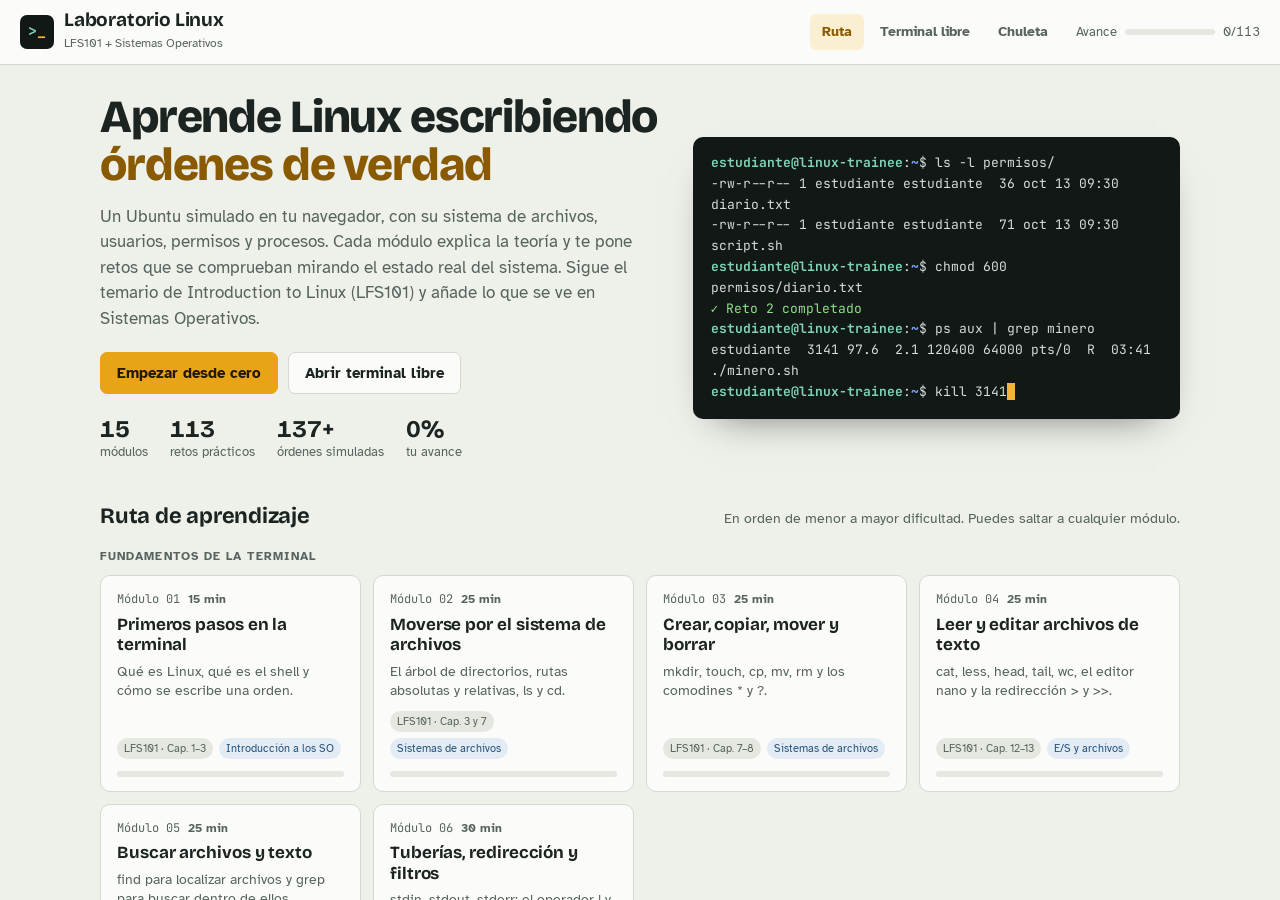
<file: index.html>
<!doctype html>
<html lang="es">
<head>
<meta charset="utf-8">
<meta name="viewport" content="width=device-width,initial-scale=1,viewport-fit=cover">
<style>:root{color-scheme:light;padding-top:env(safe-area-inset-top,0px);padding-bottom:env(safe-area-inset-bottom,0px)}body{margin:0}img{max-width:100%}[hidden]{display:none!important}</style>
</head>
<body>
<title>Laboratorio Linux</title>
<meta name="description" content="Aprende Linux desde cero con una terminal simulada: teoría, retos prácticos y simuladores de Sistemas Operativos.">
<link rel="preconnect" href="https://fonts.googleapis.com">
<link rel="preconnect" href="https://fonts.gstatic.com" crossorigin>
<link rel="stylesheet" href="https://fonts.googleapis.com/css2?family=Atkinson+Hyperlegible:wght@400;700&family=Bricolage+Grotesque:opsz,wght@12..96,600;12..96,700;12..96,800&family=JetBrains+Mono:wght@400;700&display=swap">
<style>
/* Layout: app de una pantalla. Barra superior + vista (ruta | lección a dos columnas | terminal libre | chuleta) */
:root {
  --bg: #eef0ea;
  --surface: #fbfcf9;
  --surface-2: #e4e8e0;
  --ink: #1b2420;
  --muted: #56645d;
  --line: #d3d9cf;
  --accent: #e8a317;
  --accent-ink: #8a5a00;
  --accent-soft: #fbefd2;
  --ok: #1d7a5f;
  --ok-soft: #dcefe6;
  --bad: #b23a2c;
  --info-soft: #e3ecf5;
  --info-ink: #24527a;
  --term-bg: #121815;
  --term-fg: #d5ddd8;
  --term-dim: #7f8d86;
  --term-line: #26302b;
  --t-prompt: #7fd3b4;
  --t-path: #f2b632;
  --t-root: #ff7b6b;
  --t-blue: #7aa8ff;
  --t-green: #8ee08a;
  --t-red: #ff6b6b;
  --t-mag: #e292f0;
  --t-cyan: #6fd8e8;
  --t-yel: #f2d06b;
  --g1: #3a7bd5; --g2: #d9822b; --g3: #2e9e6a; --g4: #b94fb5; --g5: #c9463d; --g6: #6b7a8f;
  --f-display: "Bricolage Grotesque", "Segoe UI", system-ui, sans-serif;
  --f-body: "Atkinson Hyperlegible", "Segoe UI", system-ui, sans-serif;
  --f-mono: "JetBrains Mono", ui-monospace, "SFMono-Regular", Menlo, Consolas, monospace;
  --r: 8px;
  color-scheme: light;
}
@media (prefers-color-scheme: dark) {
  :root:not([data-theme="light"]) {
    --bg: #101412; --surface: #171d1a; --surface-2: #202823; --ink: #e5ebe7; --muted: #98a69f; --line: #2b3530;
    --accent: #f0b232; --accent-ink: #f5c45a; --accent-soft: #3a2f16; --ok: #4fc495; --ok-soft: #173327; --bad: #ff7b6b;
    --info-soft: #18283a; --info-ink: #9cc4ec; --term-bg: #0b0f0d; --term-line: #222b26;
    --g1: #5b95e6; --g2: #e69a4c; --g3: #4cbb86; --g4: #cf6fcb; --g5: #e0645a; --g6: #8b99ad;
    color-scheme: dark;
  }
}
:root[data-theme="dark"] {
  --bg: #101412; --surface: #171d1a; --surface-2: #202823; --ink: #e5ebe7; --muted: #98a69f; --line: #2b3530;
  --accent: #f0b232; --accent-ink: #f5c45a; --accent-soft: #3a2f16; --ok: #4fc495; --ok-soft: #173327; --bad: #ff7b6b;
  --info-soft: #18283a; --info-ink: #9cc4ec; --term-bg: #0b0f0d; --term-line: #222b26;
  --g1: #5b95e6; --g2: #e69a4c; --g3: #4cbb86; --g4: #cf6fcb; --g5: #e0645a; --g6: #8b99ad;
  color-scheme: dark;
}
* { box-sizing: border-box; }
html, body { height: 100%; }
body { background: var(--bg); color: var(--ink); font-family: var(--f-body); font-size: 15px; line-height: 1.55; overflow: hidden; }
button { font: inherit; color: inherit; cursor: pointer; }
:focus-visible { outline: 2px solid var(--accent); outline-offset: 2px; }
code, kbd, pre { font-family: var(--f-mono); }
code { font-size: .88em; background: var(--surface-2); padding: .08em .35em; border-radius: 4px; }
kbd { font-size: .8em; border: 1px solid var(--line); border-bottom-width: 2px; padding: .05em .4em; border-radius: 4px; background: var(--surface); }

.app { display: flex; flex-direction: column; height: 100%; }
/* ---------- barra superior ---------- */
.top { display: flex; align-items: center; gap: 16px; padding: 10px 20px; border-bottom: 1px solid var(--line); background: var(--surface); flex-wrap: wrap; }
.brand { display: flex; align-items: center; gap: 10px; background: none; border: 0; padding: 0; text-align: left; }
.mark { width: 34px; height: 34px; border-radius: 7px; background: var(--term-bg); color: var(--t-path); display: flex; align-items: center; justify-content: center; font-family: var(--f-mono); font-weight: 700; font-size: 15px; }
.mark span { color: var(--t-prompt); }
.brand b { font-family: var(--f-display); font-size: 19px; font-weight: 700; letter-spacing: -.01em; display: block; line-height: 1.1; }
.brand small { color: var(--muted); font-size: 12px; }
.nav { display: flex; gap: 4px; margin-left: auto; }
.nav button { border: 0; background: none; padding: 7px 12px; border-radius: 6px; color: var(--muted); font-weight: 700; font-size: 14px; }
.nav button:hover { background: var(--surface-2); color: var(--ink); }
.nav button[aria-current="page"] { background: var(--accent-soft); color: var(--accent-ink); }
.overall { display: flex; align-items: center; gap: 8px; font-size: 13px; color: var(--muted); font-variant-numeric: tabular-nums; }
.bar { width: 90px; height: 6px; border-radius: 3px; background: var(--surface-2); overflow: hidden; }
.bar i { display: block; height: 100%; background: var(--ok); border-radius: 3px; transition: width .4s; }

.view { flex: 1; min-height: 0; overflow: auto; }
.view[hidden] { display: none !important; }

/* ---------- ruta (inicio) ---------- */
.home { max-width: 1120px; margin: 0 auto; padding: 28px 20px 60px; }
.hero { display: grid; grid-template-columns: minmax(0, 1.15fr) minmax(0, 1fr); gap: 32px; align-items: center; margin-bottom: 36px; }
.hero h1 { font-family: var(--f-display); font-size: clamp(30px, 4.4vw, 46px); line-height: 1.05; letter-spacing: -.025em; margin: 0 0 14px; text-wrap: balance; font-weight: 800; }
.hero h1 em { font-style: normal; color: var(--accent-ink); }
.hero p { color: var(--muted); font-size: 16.5px; max-width: 54ch; margin: 0 0 20px; }
.cta { display: flex; gap: 10px; flex-wrap: wrap; }
.btn { border: 1px solid var(--line); background: var(--surface); padding: 9px 16px; border-radius: 7px; font-weight: 700; font-size: 14.5px; display: inline-flex; align-items: center; gap: 8px; }
.btn:hover { border-color: var(--muted); }
.btn.pri { background: var(--accent); border-color: var(--accent); color: #241800; }
.btn.pri:hover { filter: brightness(1.05); }
.btn.sm { padding: 5px 10px; font-size: 13px; }
.btn.ghost { border-color: transparent; background: none; color: var(--muted); }
.btn.ghost:hover { color: var(--ink); background: var(--surface-2); }
.demo { background: var(--term-bg); color: var(--term-fg); border-radius: 10px; padding: 16px 18px; font-family: var(--f-mono); font-size: 13px; line-height: 1.6; box-shadow: 0 18px 40px -24px rgba(0,0,0,.6); min-width: 0; overflow: hidden; }
.demo .l { white-space: pre-wrap; word-break: break-word; }
.demo .ok { color: var(--t-green); }
.stats { display: flex; gap: 22px; margin-top: 22px; flex-wrap: wrap; }
.stats div { font-size: 13px; color: var(--muted); }
.stats b { display: block; font-family: var(--f-display); font-size: 24px; color: var(--ink); line-height: 1.1; font-variant-numeric: tabular-nums; }
.sec-h { display: flex; align-items: baseline; justify-content: space-between; gap: 12px; margin: 0 0 14px; flex-wrap: wrap; }
.sec-h h2 { font-family: var(--f-display); font-size: 22px; margin: 0; letter-spacing: -.01em; }
.sec-h p { margin: 0; color: var(--muted); font-size: 13.5px; }
.phase { margin-bottom: 26px; }
.phase h3 { font-size: 12px; text-transform: uppercase; letter-spacing: .09em; color: var(--muted); margin: 0 0 10px; font-weight: 700; }
.grid { display: grid; grid-template-columns: repeat(auto-fill, minmax(250px, 1fr)); gap: 12px; }
.card { text-align: left; background: var(--surface); border: 1px solid var(--line); border-radius: 10px; padding: 14px 16px 14px; display: flex; flex-direction: column; gap: 6px; transition: border-color .15s, transform .15s; min-width: 0; }
.card:hover { border-color: var(--accent); transform: translateY(-1px); }
.card .n { font-family: var(--f-mono); font-size: 12px; color: var(--muted); display: flex; justify-content: space-between; gap: 8px; }
.card .n .st { font-family: var(--f-body); font-weight: 700; }
.card .n .st.done { color: var(--ok); }
.card .n .st.go { color: var(--accent-ink); }
.card h4 { margin: 0; font-family: var(--f-display); font-size: 17px; line-height: 1.2; letter-spacing: -.005em; }
.card p { margin: 0; color: var(--muted); font-size: 13.5px; line-height: 1.45; flex: 1; }
.tags { display: flex; gap: 6px; flex-wrap: wrap; margin-top: 4px; }
.tag { font-size: 11px; padding: 2px 7px; border-radius: 99px; background: var(--surface-2); color: var(--muted); white-space: nowrap; }
.tag.os { background: var(--info-soft); color: var(--info-ink); }
.card .bar { width: 100%; margin-top: 6px; }

/* ---------- lección ---------- */
.lesson { display: grid; grid-template-columns: minmax(0, 1fr) minmax(0, 1.08fr); height: 100%; }
.lesson-l { overflow: auto; border-right: 1px solid var(--line); background: var(--surface); }
.lesson-r { min-width: 0; display: flex; flex-direction: column; min-height: 0; overflow: hidden; }
.lhead { padding: 18px 26px 0; position: sticky; top: 0; background: var(--surface); z-index: 2; border-bottom: 1px solid var(--line); }
.crumbs { display: flex; align-items: center; gap: 8px; font-size: 13px; color: var(--muted); flex-wrap: wrap; }
.crumbs button { border: 0; background: none; padding: 0; color: var(--accent-ink); font-weight: 700; }
.lhead h1 { font-family: var(--f-display); font-size: 26px; line-height: 1.15; margin: 6px 0 8px; letter-spacing: -.02em; text-wrap: balance; }
.tabs { display: none; gap: 2px; margin-top: 10px; }
.tabs button { flex: 1; border: 0; background: none; padding: 9px 0; font-weight: 700; color: var(--muted); border-bottom: 2px solid transparent; }
.tabs button[aria-selected="true"] { color: var(--ink); border-bottom-color: var(--accent); }
.lnav { display: flex; justify-content: space-between; gap: 8px; padding: 10px 0 12px; }
.theory { padding: 6px 26px 40px; max-width: 72ch; }
.theory h2 { font-family: var(--f-display); font-size: 19px; margin: 26px 0 8px; letter-spacing: -.01em; }
.theory p, .theory li { font-size: 15px; }
.theory ul, .theory ol { padding-left: 20px; }
.theory table.t { border-collapse: collapse; width: 100%; font-size: 14px; margin: 10px 0 14px; display: block; overflow-x: auto; }
.theory table.t td, .theory table.t th { border-bottom: 1px solid var(--line); padding: 6px 10px 6px 0; vertical-align: top; text-align: left; }
.theory table.t th { font-size: 12px; text-transform: uppercase; letter-spacing: .06em; color: var(--muted); }
.theory table.t td:first-child { white-space: nowrap; }
pre.ex { background: var(--surface-2); padding: 12px 14px; border-radius: var(--r); font-size: 13px; overflow-x: auto; line-height: 1.55; margin: 10px 0 14px; }
pre.ex .pu { color: var(--ok); font-weight: 700; } pre.ex .ph { color: var(--info-ink); } pre.ex .pp { color: var(--accent-ink); font-weight: 700; }
pre.try { background: var(--term-bg); color: var(--term-fg); padding: 9px 14px 9px 34px; border-radius: var(--r); font-size: 13.5px; margin: 6px 0; cursor: pointer; position: relative; overflow-x: auto; border: 1px solid transparent; transition: border-color .15s; }
pre.try::before { content: "▸"; position: absolute; left: 14px; color: var(--t-path); }
pre.try:hover { border-color: var(--accent); }
pre.try:hover::after { content: "copiar a la terminal"; position: absolute; right: 12px; top: 50%; transform: translateY(-50%); font-family: var(--f-body); font-size: 11px; color: var(--term-dim); }
.so, .warn { border-radius: var(--r); padding: 12px 14px; margin: 16px 0; font-size: 14.5px; }
.so { background: var(--info-soft); color: var(--ink); }
.so b:first-child { display: block; color: var(--info-ink); font-size: 12px; text-transform: uppercase; letter-spacing: .07em; margin-bottom: 4px; }
.warn { background: var(--accent-soft); }
.warn b:first-child { color: var(--accent-ink); margin-right: 4px; }
svg.diag { width: 100%; max-width: 520px; height: auto; display: block; margin: 12px 0; }
svg.diag .st rect { fill: var(--surface); stroke: var(--muted); stroke-width: 1.2; }
svg.diag .st.on rect { fill: var(--accent-soft); stroke: var(--accent-ink); }
svg.diag text { font-family: var(--f-body); font-size: 13px; fill: var(--ink); text-anchor: middle; font-weight: 700; }
svg.diag text.s { font-size: 10.5px; fill: var(--muted); font-weight: 400; }
svg.diag .ln { stroke: var(--muted); stroke-width: 1.3; fill: none; }
svg.diag .ah { fill: var(--muted); }

/* tareas */
.tasks { border-bottom: 1px solid var(--line); background: var(--surface); max-height: 46%; overflow: auto; flex-shrink: 0; }
.tasks-h { display: flex; align-items: center; justify-content: space-between; gap: 10px; padding: 12px 18px 6px; position: sticky; top: 0; background: var(--surface); z-index: 1; }
.tasks-h b { font-family: var(--f-display); font-size: 16px; }
.tasks-h span { font-size: 13px; color: var(--muted); font-variant-numeric: tabular-nums; }
.task { display: grid; grid-template-columns: 24px minmax(0, 1fr); gap: 10px; padding: 9px 18px; border-top: 1px solid transparent; }
.task .dot { width: 20px; height: 20px; border-radius: 50%; border: 2px solid var(--line); margin-top: 1px; display: grid; place-items: center; font-size: 12px; color: #fff; }
.task.done .dot { background: var(--ok); border-color: var(--ok); }
.task.cur { background: var(--accent-soft); }
.task.cur .dot { border-color: var(--accent-ink); }
.task.todo { opacity: .62; }
.task .tx { font-size: 14.5px; }
.task.done .tx { color: var(--muted); }
.task .acts { display: flex; gap: 6px; margin-top: 6px; flex-wrap: wrap; align-items: center; }
.hint { font-size: 13.5px; color: var(--ink); background: var(--surface); border-left: 3px solid var(--accent); padding: 6px 10px; margin-top: 7px; border-radius: 0 6px 6px 0; }
.hint code.sol { cursor: pointer; }
.ans { display: flex; gap: 6px; margin-top: 7px; }
.ans input { width: 120px; padding: 5px 9px; border: 1px solid var(--line); border-radius: 6px; background: var(--surface); color: var(--ink); font: inherit; font-size: 14px; }
.ans .msg { font-size: 13px; align-self: center; }
.ans .msg.bad { color: var(--bad); }
.donebox { margin: 10px 18px 14px; padding: 14px 16px; background: var(--ok-soft); border-radius: 10px; display: flex; gap: 12px; align-items: center; justify-content: space-between; flex-wrap: wrap; }
.donebox b { font-family: var(--f-display); font-size: 17px; display: block; }
.donebox span { font-size: 13.5px; color: var(--muted); }

/* terminal */
.term { flex: 1; min-height: 0; min-width: 0; display: flex; flex-direction: column; background: var(--term-bg); color: var(--term-fg); font-family: var(--f-mono); font-size: 13.5px; position: relative; }
.term-h { display: flex; align-items: center; gap: 10px; padding: 7px 12px; border-bottom: 1px solid var(--term-line); font-size: 12px; color: var(--term-dim); }
.term-h .dots { display: flex; gap: 5px; }
.term-h .dots i { width: 9px; height: 9px; border-radius: 50%; background: var(--term-line); }
.term-h .ttl { flex: 1; min-width: 0; white-space: nowrap; overflow: hidden; text-overflow: ellipsis; }
.term-h button { border: 1px solid var(--term-line); background: none; color: var(--term-dim); font-family: var(--f-body); font-size: 12px; padding: 3px 9px; border-radius: 5px; }
.term-h button:hover { color: var(--term-fg); border-color: var(--term-dim); }
.screen { flex: 1; overflow-y: auto; overflow-x: hidden; padding: 10px 14px 6px; line-height: 1.5; cursor: text; }
.screen .ln { white-space: pre-wrap; word-break: break-word; min-height: 1.5em; }
.screen .err { color: #ffb4a8; }
.screen .sys { color: var(--term-dim); font-style: italic; }
.screen .tsk { color: var(--t-green); }
.inrow { display: flex; align-items: baseline; flex-wrap: wrap; }
.inrow .ps { white-space: pre; }
.inrow input { flex: 1; min-width: 120px; background: none; border: 0; outline: none; color: var(--term-fg); font: inherit; padding: 0; caret-color: var(--t-path); }
.pu { color: var(--t-prompt); font-weight: 700; } .pu.root { color: var(--t-root); }
.pp { color: var(--t-blue); font-weight: 700; }
.a1 { font-weight: 700; } .a2 { color: var(--term-dim); } .a7 { background: var(--term-fg); color: var(--term-bg); }
.a31 { color: var(--t-red); } .a32 { color: var(--t-green); } .a33 { color: var(--t-yel); } .a34 { color: var(--t-blue); } .a35 { color: var(--t-mag); } .a36 { color: var(--t-cyan); }
.keys { min-width: 0; display: none; gap: 5px; padding: 6px 8px; border-top: 1px solid var(--term-line); overflow-x: auto; }
.keys button { flex: 0 0 auto; background: var(--term-line); border: 0; color: var(--term-fg); font-family: var(--f-mono); font-size: 13px; padding: 6px 10px; border-radius: 5px; min-width: 36px; }
/* nano */
.nano { position: absolute; inset: 0; background: var(--term-bg); display: flex; flex-direction: column; z-index: 5; }
.nano-h { background: var(--term-fg); color: var(--term-bg); padding: 3px 12px; display: flex; justify-content: space-between; gap: 10px; font-size: 12.5px; }
.nano textarea { flex: 1; background: none; border: 0; outline: none; resize: none; color: var(--term-fg); font: inherit; padding: 8px 12px; line-height: 1.5; }
.nano-msg { text-align: center; font-size: 12.5px; min-height: 1.6em; padding: 2px; }
.nano-msg span { background: var(--term-fg); color: var(--term-bg); padding: 0 6px; }
.nano-f { display: flex; flex-wrap: wrap; gap: 4px 14px; padding: 4px 12px 8px; font-size: 12.5px; }
.nano-f button { background: none; border: 0; color: var(--term-fg); padding: 2px 0; font: inherit; }
.nano-f button b { background: var(--term-fg); color: var(--term-bg); padding: 0 4px; margin-right: 5px; font-weight: 400; }

/* simuladores */
.lab { flex: 1; min-height: 0; overflow: auto; padding: 16px 18px 30px; }
.lab h3 { font-family: var(--f-display); font-size: 16px; margin: 0 0 10px; }
.seg { display: inline-flex; border: 1px solid var(--line); border-radius: 7px; overflow: hidden; flex-wrap: wrap; }
.seg button { border: 0; background: var(--surface); padding: 6px 11px; font-size: 13px; font-weight: 700; color: var(--muted); border-right: 1px solid var(--line); }
.seg button:last-child { border-right: 0; }
.seg button[aria-pressed="true"] { background: var(--ink); color: var(--surface); }
.ctrls { display: flex; flex-wrap: wrap; gap: 10px 14px; align-items: center; margin-bottom: 14px; }
.ctrls label { font-size: 13px; color: var(--muted); display: flex; align-items: center; gap: 6px; }
.ctrls input[type=number], .ctrls input[type=text] { padding: 5px 8px; border: 1px solid var(--line); border-radius: 6px; background: var(--surface); color: var(--ink); font: inherit; font-size: 14px; }
.ptable { border-collapse: collapse; font-size: 13.5px; margin-bottom: 8px; }
.ptable th { font-size: 11.5px; text-transform: uppercase; letter-spacing: .05em; color: var(--muted); text-align: left; padding: 4px 8px 4px 0; font-weight: 700; }
.ptable td { padding: 3px 8px 3px 0; }
.ptable input { width: 64px; padding: 4px 6px; border: 1px solid var(--line); border-radius: 5px; background: var(--surface); color: var(--ink); font: inherit; font-variant-numeric: tabular-nums; }
.ptable .sw { width: 10px; height: 10px; border-radius: 2px; display: inline-block; }
.wrapx { overflow-x: auto; max-width: 100%; }
.gantt { margin: 16px 0 6px; min-width: 360px; padding-right: 14px; }
.gbar { display: flex; height: 40px; border-radius: 6px; overflow: hidden; }
.gbar div { display: grid; place-items: center; color: #fff; font-weight: 700; font-size: 13px; border-right: 1px solid rgba(255,255,255,.5); min-width: 0; animation: grow .45s ease-out both; transform-origin: left; }
.gbar div.idle { background: repeating-linear-gradient(45deg, var(--surface-2), var(--surface-2) 4px, var(--line) 4px, var(--line) 8px); color: var(--muted); }
@keyframes grow { from { transform: scaleX(0); } to { transform: scaleX(1); } }
.gaxis { position: relative; height: 20px; font-size: 11.5px; color: var(--muted); font-family: var(--f-mono); }
.gaxis span { position: absolute; transform: translateX(-50%); top: 3px; }
.mtable { border-collapse: collapse; font-size: 13.5px; width: 100%; margin-top: 10px; font-variant-numeric: tabular-nums; }
.mtable th, .mtable td { padding: 5px 8px; text-align: right; border-bottom: 1px solid var(--line); }
.mtable th:first-child, .mtable td:first-child { text-align: left; }
.mtable th { font-size: 11.5px; color: var(--muted); text-transform: uppercase; letter-spacing: .05em; }
.mtable tfoot td { font-weight: 700; border-bottom: 0; }
.kpis { display: flex; gap: 10px; flex-wrap: wrap; margin-top: 12px; }
.kpi { background: var(--surface); border: 1px solid var(--line); border-radius: 8px; padding: 8px 12px; min-width: 110px; }
.kpi small { display: block; font-size: 11.5px; color: var(--muted); text-transform: uppercase; letter-spacing: .05em; }
.kpi b { font-family: var(--f-display); font-size: 20px; font-variant-numeric: tabular-nums; }
.pg { border-collapse: separate; border-spacing: 3px; font-family: var(--f-mono); font-size: 13px; margin-top: 8px; }
.pg th { font-weight: 700; color: var(--ink); padding: 3px 0; min-width: 30px; text-align: center; }
.pg td { width: 30px; height: 30px; text-align: center; background: var(--surface); border: 1px solid var(--line); border-radius: 5px; }
.pg td.new { background: var(--accent-soft); border-color: var(--accent-ink); font-weight: 700; }
.pg tr.flt td { background: none; border: 0; height: 18px; font-size: 11px; color: var(--bad); font-weight: 700; }
.pg tr.flt td.hit { color: var(--ok); }

/* chuleta */
.ref { max-width: 1120px; margin: 0 auto; padding: 24px 20px 60px; }
.ref input.q { width: 100%; max-width: 420px; padding: 9px 12px; border: 1px solid var(--line); border-radius: 8px; background: var(--surface); color: var(--ink); font: inherit; margin-bottom: 18px; }
.refgrid { display: grid; grid-template-columns: repeat(auto-fill, minmax(300px, 1fr)); gap: 10px; }
.refc { background: var(--surface); border: 1px solid var(--line); border-radius: 9px; padding: 12px 14px; min-width: 0; }
.refc h4 { margin: 0; font-family: var(--f-mono); font-size: 15px; }
.refc .d { color: var(--muted); font-size: 13.5px; margin: 2px 0 6px; }
.refc pre { background: var(--surface-2); border-radius: 6px; padding: 7px 9px; margin: 0; font-size: 12.5px; overflow-x: auto; white-space: pre; }
.refc details summary { font-size: 12.5px; color: var(--accent-ink); cursor: pointer; margin-top: 6px; font-weight: 700; }
.refc details pre { margin-top: 6px; white-space: pre-wrap; }

/* libre */
.free { display: flex; flex-direction: column; height: 100%; max-width: 1120px; margin: 0 auto; padding: 16px 20px 20px; gap: 10px; }
.free .intro { display: flex; justify-content: space-between; gap: 12px; align-items: center; flex-wrap: wrap; }
.free .intro p { margin: 0; color: var(--muted); font-size: 14px; max-width: 70ch; }
.free .slot { flex: 1; min-height: 0; display: flex; border-radius: 10px; overflow: hidden; }

.toast { position: fixed; left: 50%; bottom: calc(18px + env(safe-area-inset-bottom, 0px)); transform: translateX(-50%) translateY(30px); background: var(--ink); color: var(--surface); padding: 9px 16px; border-radius: 8px; font-weight: 700; font-size: 14px; opacity: 0; transition: .3s; pointer-events: none; z-index: 50; max-width: calc(100% - 32px); }
.toast.on { opacity: 1; transform: translateX(-50%) translateY(0); }
.confirm { display: flex; gap: 8px; align-items: center; font-size: 13px; flex-wrap: wrap; }

@media (max-width: 1000px) {
  .hero { grid-template-columns: minmax(0, 1fr); }
}
@media (max-width: 860px) {
  .top { padding: 8px 16px; gap: 10px; }
  .brand small, .overall .lbl { display: none; }
  .nav { margin-left: 0; width: 100%; order: 3; }
  .nav button { flex: 1; padding: 6px 4px; font-size: 13px; }
  .overall { margin-left: auto; }
  .lesson { display: flex; flex-direction: column; }
  .lesson-l { border-right: 0; flex: 0 0 auto; overflow: visible; }
  .lesson.show-theory .lesson-l { flex: 1; overflow: auto; }
  .lesson.show-theory .lesson-r { display: none; }
  .lesson.show-practice .theory, .lesson.show-practice .lnav { display: none; }
  .lesson.show-practice .lesson-r { flex: 1; }
  .lhead { padding: 12px 16px 0; position: static; }
  .lhead h1 { font-size: 21px; margin-bottom: 0; }
  .lesson.show-practice .lhead h1, .lesson.show-practice .crumbs .tag { display: none; }
  .lesson.show-practice .lhead { padding-top: 8px; }
  .tabs button { padding: 7px 0; }
  .tabs { display: flex; }
  .theory { padding: 6px 16px 30px; }
  .tasks { max-height: 40%; }
  .task, .tasks-h { padding-left: 16px; padding-right: 16px; }
  .keys { display: flex; }
  .home, .ref { padding-left: 16px; padding-right: 16px; }
  .free { padding: 12px 16px 16px; }
  .lab { padding: 14px 16px 30px; }
  pre.try:hover::after { display: none; }
}
@media (prefers-reduced-motion: reduce) { *, *::before, *::after { animation: none !important; transition: none !important; } }

</style>
<div class="app">
  <header class="top">
    <button class="brand" id="brand" type="button" aria-label="Ir a la ruta de aprendizaje">
      <span class="mark" aria-hidden="true"><span>&gt;</span>_</span>
      <span><b>Laboratorio Linux</b><small>LFS101 + Sistemas Operativos</small></span>
    </button>
    <nav class="nav" aria-label="Secciones">
      <button type="button" data-v="home">Ruta</button>
      <button type="button" data-v="free">Terminal libre</button>
      <button type="button" data-v="ref">Chuleta</button>
    </nav>
    <div class="overall" title="Retos completados"><span class="lbl">Avance</span><span class="bar"><i id="ov-bar"></i></span><span id="ov-n">0/0</span></div>
  </header>
  <main class="view" id="v-home"></main>
  <main class="view" id="v-lesson" hidden></main>
  <main class="view" id="v-free" hidden></main>
  <main class="view" id="v-ref" hidden></main>
</div>
<div class="toast" id="toast" role="status" aria-live="polite"></div>
<script>
// ================= MOTOR: sistema de archivos virtual + shell =================
const Engine = (() => {
  const HOST = 'linux-trainee';
  const ESC = '\x1b[';
  const C = {
    dir: ESC + '1;34m', exe: ESC + '1;32m', lnk: ESC + '1;36m', red: ESC + '1;31m',
    mag: ESC + '35m', grn: ESC + '32m', yel: ESC + '33m', bold: ESC + '1m', dim: ESC + '2m', off: ESC + '0m',
    arc: ESC + '1;31m'
  };
  const MONTHS = ['ene', 'feb', 'mar', 'abr', 'may', 'jun', 'jul', 'ago', 'sep', 'oct', 'nov', 'dic'];
  const MONTHS_L = ['enero', 'febrero', 'marzo', 'abril', 'mayo', 'junio', 'julio', 'agosto', 'septiembre', 'octubre', 'noviembre', 'diciembre'];
  const DAYS = ['dom', 'lun', 'mar', 'mié', 'jue', 'vie', 'sáb'];
  const DAYS_L = ['domingo', 'lunes', 'martes', 'miércoles', 'jueves', 'viernes', 'sábado'];
  const E_NOENT = 'No existe el archivo o el directorio';
  const E_ACCES = 'Permiso denegado';
  const E_ISDIR = 'Es un directorio';
  const E_NOTDIR = 'No es un directorio';
  const E_PERM = 'Operación no permitida';

  class ShellError extends Error { constructor(msg, code = 1) { super(msg); this.code = code; } }
  class ExitSignal { constructor(code) { this.code = code; } }
  class Incomplete extends Error { constructor() { super('incompleto'); this.incomplete = true; } }

  // ---------- nodos ----------
  function mk(S, t, owner, group, mode, extra) {
    const n = { t, owner, group: group || owner, mode, mtime: Date.now(), ino: S.nextIno++, nlink: t === 'd' ? 2 : 1 };
    if (t === 'd') n.c = {};
    if (t === 'f') n.data = '';
    return Object.assign(n, extra || {});
  }

  // ---------- rutas ----------
  function norm(abs) {
    const out = [];
    for (const seg of abs.split('/')) {
      if (!seg || seg === '.') continue;
      if (seg === '..') out.pop(); else out.push(seg);
    }
    return '/' + out.join('/');
  }
  function homeOf(S, u) { return (S.users[u] && S.users[u].home) || '/'; }
  function abspath(S, p) {
    if (p === undefined || p === null) p = '';
    if (p === '~' || p.startsWith('~/')) p = homeOf(S, S.user) + p.slice(1);
    else if (/^~[a-z_][\w-]*/.test(p)) {
      const m = p.match(/^~([a-z_][\w-]*)(.*)$/);
      if (S.users[m[1]]) p = S.users[m[1]].home + m[2];
    }
    return norm(p.startsWith('/') ? p : S.cwd + '/' + p);
  }
  function dirname(p) { const i = p.lastIndexOf('/'); return i <= 0 ? '/' : p.slice(0, i); }
  function basename(p) { if (p === '/') return '/'; return p.slice(p.lastIndexOf('/') + 1); }

  function inGroup(S, u, g) {
    if (!S.users[u]) return false;
    const ug = Object.keys(S.groups).find(k => S.groups[k].gid === S.users[u].gid);
    if (ug === g) return true;
    return !!(S.groups[g] && S.groups[g].members.includes(u));
  }
  function can(S, node, bit) {
    if (S.user === 'root') return bit !== 1 || node.t === 'd' || (node.mode & 0o111) !== 0;
    const shift = node.owner === S.user ? 6 : inGroup(S, S.user, node.group) ? 3 : 0;
    return ((node.mode >> shift) & bit) !== 0;
  }

  // Devuelve {node, parent, name, path} o {err}
  function lookup(S, abs, follow = true, depth = 0) {
    if (depth > 30) return { err: 'Demasiados niveles de enlaces simbólicos' };
    const parts = abs.split('/').filter(Boolean);
    let node = S.root, parent = null, cur = [];
    if (!parts.length) return { node, parent: S.root, name: '/', path: '/' };
    for (let i = 0; i < parts.length; i++) {
      if (node.t !== 'd') return { err: E_NOTDIR };
      if (!can(S, node, 1)) return { err: E_ACCES };
      const child = node.c[parts[i]];
      if (!child) return { err: E_NOENT, parent: i === parts.length - 1 ? node : null, name: parts[i] };
      const last = i === parts.length - 1;
      if (child.t === 'l' && (!last || follow)) {
        const base = '/' + cur.join('/');
        const tgt = child.target.startsWith('/') ? child.target : base + '/' + child.target;
        const rest = parts.slice(i + 1).join('/');
        return lookup(S, norm(tgt + (rest ? '/' + rest : '')), follow, depth + 1);
      }
      parent = node; node = child; cur.push(parts[i]);
    }
    return { node, parent, name: parts[parts.length - 1], path: '/' + cur.join('/') };
  }
  function get(S, p, follow = true) { return lookup(S, abspath(S, p), follow); }

  function readFile(S, p) {
    const r = get(S, p);
    if (r.err) throw new ShellError(r.err);
    if (r.node.t === 'd') throw new ShellError(E_ISDIR);
    if (!can(S, r.node, 4)) throw new ShellError(E_ACCES);
    if (r.node.dev === 'null') return '';
    if (r.node.dev === 'zero') return '';
    if (r.node.dev === 'random') return Math.random().toString(36).repeat(3);
    return r.node.data;
  }
  function writeFile(S, p, data, append = false) {
    const abs = abspath(S, p);
    let r = lookup(S, abs);
    if (r.err && r.err !== E_NOENT) throw new ShellError(r.err);
    if (!r.err) {
      if (r.node.t === 'd') throw new ShellError(E_ISDIR);
      if (r.node.dev === 'null') return;
      if (!can(S, r.node, 2)) throw new ShellError(E_ACCES);
      r.node.data = append ? r.node.data + data : data;
      r.node.mtime = Date.now();
      return r.node;
    }
    const pr = lookup(S, dirname(abs));
    if (pr.err) throw new ShellError(pr.err);
    if (pr.node.t !== 'd') throw new ShellError(E_NOTDIR);
    if (!can(S, pr.node, 2) || !can(S, pr.node, 1)) throw new ShellError(E_ACCES);
    const n = mk(S, 'f', S.user, primaryGroup(S, S.user), 0o666 & ~S.umask);
    n.data = data;
    pr.node.c[basename(abs)] = n;
    pr.node.mtime = Date.now();
    return n;
  }
  function primaryGroup(S, u) {
    const gid = S.users[u] ? S.users[u].gid : 0;
    return Object.keys(S.groups).find(k => S.groups[k].gid === gid) || u;
  }

  // Construcción directa (sin comprobar permisos), útil para setup
  function put(S, path, data, opts = {}) {
    const parts = path.split('/').filter(Boolean);
    let node = S.root;
    for (let i = 0; i < parts.length - 1; i++) {
      if (!node.c[parts[i]]) node.c[parts[i]] = mk(S, 'd', opts.owner || 'root', opts.group, 0o755);
      node = node.c[parts[i]];
      if (node.t === 'l') node = lookup(S, abspath(S, node.target)).node;
    }
    const name = parts[parts.length - 1];
    const owner = opts.owner || 'root';
    let n;
    if (data === null) n = node.c[name] && node.c[name].t === 'd' ? node.c[name] : mk(S, 'd', owner, opts.group, opts.mode ?? 0o755);
    else if (opts.link) n = mk(S, 'l', owner, opts.group, 0o777, { target: opts.link });
    else { n = mk(S, 'f', owner, opts.group, opts.mode ?? 0o644); n.data = data; }
    if (opts.dev) n.dev = opts.dev;
    if (data !== null || !node.c[name]) node.c[name] = n;
    if (opts.mode !== undefined) n.mode = opts.mode;
    if (opts.owner) { n.owner = opts.owner; n.group = opts.group || opts.owner; }
    return n;
  }
  function del(S, path) {
    const r = lookup(S, abspath(S, path), false);
    if (!r.err && r.parent) { delete r.parent.c[r.name]; return true; }
    return false;
  }

  // ---------- sistema inicial ----------
  const BIN_CMDS = 'bash cat cp chmod chown chgrp date df du echo find grep gzip gunzip head hostname id kill killall less ln ls man mkdir more mv nano nice ps pwd renice rm rmdir sed sleep sort stat sudo su tail tar tee touch tr uname uniq wc which whoami cut diff file free groups ip ping pstree top uptime useradd userdel usermod groupadd passwd apt systemctl seq basename dirname env printenv cal clear history lsblk mount lscpu tac curl ss pgrep pkill journalctl umask'.split(' ');

  function createSystem() {
    const S = {
      nextIno: 2, user: 'estudiante', cwd: '/home/estudiante', umask: 0o002,
      env: {}, aliases: { ll: 'ls -alF', la: 'ls -A', l: 'ls -CF' }, history: [], lastCode: 0,
      users: {
        root: { uid: 0, gid: 0, home: '/root', shell: '/bin/bash', gecos: 'root' },
        daemon: { uid: 1, gid: 1, home: '/usr/sbin', shell: '/usr/sbin/nologin', gecos: 'daemon' },
        'www-data': { uid: 33, gid: 33, home: '/var/www', shell: '/usr/sbin/nologin', gecos: 'www-data' },
        estudiante: { uid: 1000, gid: 1000, home: '/home/estudiante', shell: '/bin/bash', gecos: 'Estudiante,,,' },
        profesor: { uid: 1001, gid: 1001, home: '/home/profesor', shell: '/bin/bash', gecos: 'Profesor,,,' }
      },
      groups: {
        root: { gid: 0, members: [] }, daemon: { gid: 1, members: [] }, adm: { gid: 4, members: ['estudiante'] },
        sudo: { gid: 27, members: ['estudiante'] }, 'www-data': { gid: 33, members: [] },
        estudiante: { gid: 1000, members: [] }, profesor: { gid: 1001, members: [] }
      },
      procs: [], nextPid: 2300, jobs: [], nextJob: 1, userStack: [],
      installed: [], services: {
        ssh: { desc: 'OpenBSD Secure Shell server', active: true, enabled: true, pid: 812 },
        cron: { desc: 'Regular background program processing daemon', active: true, enabled: true, pid: 790 },
        cups: { desc: 'CUPS Scheduler', active: false, enabled: false }
      },
      bootTime: Date.now() - 3 * 3600e3 - 17 * 60e3
    };
    S.root = mk(S, 'd', 'root', 'root', 0o755);
    const d = (p, o = {}) => put(S, p, null, o);
    ['boot', 'dev', 'etc', 'home', 'media', 'mnt', 'opt', 'proc', 'srv', 'sys', 'usr', 'usr/bin', 'usr/sbin', 'usr/lib', 'usr/local', 'usr/local/bin', 'usr/share', 'usr/share/doc', 'var', 'var/log', 'var/cache', 'var/lib', 'var/tmp', 'var/www', 'var/www/html', 'etc/ssh', 'etc/apt', 'etc/skel', 'boot/grub', 'var/spool', 'var/spool/cron'].forEach(p => d(p));
    d('tmp', { mode: 0o1777 });
    d('root', { mode: 0o700 });
    put(S, 'bin', '', { link: 'usr/bin' });
    put(S, 'sbin', '', { link: 'usr/sbin' });
    put(S, 'lib', '', { link: 'usr/lib' });
    BIN_CMDS.forEach(c => put(S, 'usr/bin/' + c, '\x7fELF (binario ejecutable)', { mode: 0o755 }));
    ['reboot', 'shutdown', 'fdisk', 'mkfs', 'ifconfig-no'].slice(0, 4).forEach(c => put(S, 'usr/sbin/' + c, '\x7fELF', { mode: 0o755 }));
    put(S, 'boot/vmlinuz-6.8.0-45-generic', '\x7fKERNEL', { mode: 0o600 });
    put(S, 'boot/initrd.img-6.8.0-45-generic', '\x7fINITRD', { mode: 0o644 });
    put(S, 'boot/grub/grub.cfg', '# Archivo generado por grub-mkconfig\nset default="0"\nset timeout=5\nmenuentry \'Ubuntu\' {\n  linux /boot/vmlinuz-6.8.0-45-generic root=/dev/sda1 ro quiet splash\n  initrd /boot/initrd.img-6.8.0-45-generic\n}\n', { mode: 0o444 });
    put(S, 'dev/null', '', { dev: 'null', mode: 0o666 });
    put(S, 'dev/zero', '', { dev: 'zero', mode: 0o666 });
    put(S, 'dev/random', '', { dev: 'random', mode: 0o666 });
    put(S, 'dev/sda', '', { dev: 'disk', mode: 0o660 });
    put(S, 'dev/sda1', '', { dev: 'disk', mode: 0o660 });
    put(S, 'dev/tty', '', { dev: 'tty', mode: 0o666 });
    put(S, 'etc/hostname', HOST + '\n');
    put(S, 'etc/hosts', '127.0.0.1\tlocalhost\n127.0.1.1\t' + HOST + '\n192.168.1.20\tservidor-web\n192.168.1.30\tbase-datos\n');
    put(S, 'etc/os-release', 'PRETTY_NAME="Ubuntu 24.04.1 LTS"\nNAME="Ubuntu"\nVERSION_ID="24.04"\nVERSION="24.04.1 LTS (Noble Numbat)"\nID=ubuntu\nID_LIKE=debian\nHOME_URL="https://www.ubuntu.com/"\n');
    put(S, 'etc/fstab', '# <sistema de archivos> <punto de montaje> <tipo> <opciones> <dump> <pass>\nUUID=3f1c-a9e2  /          ext4  errors=remount-ro  0  1\nUUID=7B2E-11F0  /boot/efi  vfat  umask=0077         0  1\n/swap.img       none       swap  sw                 0  0\n');
    put(S, 'etc/resolv.conf', 'nameserver 127.0.0.53\noptions edns0 trust-ad\n');
    put(S, 'etc/shells', '/bin/sh\n/bin/bash\n/usr/bin/bash\n/bin/dash\n');
    put(S, 'etc/timezone', 'America/Bogota\n');
    put(S, 'etc/crontab', '# /etc/crontab: crontab del sistema\n# m h dom mon dow user  command\n17 *  * * *  root  cd / && run-parts --report /etc/cron.hourly\n25 6  * * *  root  test -x /usr/sbin/anacron || run-parts --report /etc/cron.daily\n');
    put(S, 'etc/ssh/sshd_config', '# Configuración del servidor SSH\nPort 22\nPermitRootLogin prohibit-password\nPasswordAuthentication yes\nX11Forwarding yes\n');
    put(S, 'etc/apt/sources.list', 'deb http://archive.ubuntu.com/ubuntu noble main restricted universe\ndeb http://security.ubuntu.com/ubuntu noble-security main restricted\n');
    put(S, 'etc/sudoers', '# Solo editar con visudo\nroot    ALL=(ALL:ALL) ALL\n%sudo   ALL=(ALL:ALL) ALL\n', { mode: 0o440 });
    const bashrc = '# ~/.bashrc: ejecutado por bash para shells interactivos\nHISTSIZE=1000\nalias ll=\'ls -alF\'\nalias la=\'ls -A\'\nalias l=\'ls -CF\'\nPS1=\'\\u@\\h:\\w\\$ \'\n';
    put(S, 'etc/skel/.bashrc', bashrc);
    put(S, 'etc/skel/.profile', '# ~/.profile: ejecutado por shells de inicio de sesión\nif [ -f "$HOME/.bashrc" ]; then\n  . "$HOME/.bashrc"\nfi\n');
    // /proc
    put(S, 'proc/cpuinfo', 'processor\t: 0\nvendor_id\t: GenuineIntel\nmodel name\t: Intel(R) Core(TM) i5-1135G7 @ 2.40GHz\ncpu MHz\t\t: 2419.200\ncache size\t: 8192 KB\ncpu cores\t: 4\n\nprocessor\t: 1\nvendor_id\t: GenuineIntel\nmodel name\t: Intel(R) Core(TM) i5-1135G7 @ 2.40GHz\ncpu MHz\t\t: 2419.200\ncache size\t: 8192 KB\ncpu cores\t: 4\n', { mode: 0o444 });
    put(S, 'proc/meminfo', 'MemTotal:        8034520 kB\nMemFree:         2864212 kB\nMemAvailable:    5321480 kB\nBuffers:          212344 kB\nCached:          2398112 kB\nSwapCached:            0 kB\nActive:          2970460 kB\nInactive:        1650304 kB\nSwapTotal:       2097148 kB\nSwapFree:        2097148 kB\nDirty:               208 kB\nPageTables:        38212 kB\nHugePages_Total:       0\nHugepagesize:       2048 kB\n', { mode: 0o444 });
    put(S, 'proc/version', 'Linux version 6.8.0-45-generic (buildd@lcy02-amd64-075) (x86_64-linux-gnu-gcc-13 (Ubuntu 13.2.0-23ubuntu4) 13.2.0) #45-Ubuntu SMP PREEMPT_DYNAMIC\n', { mode: 0o444 });
    put(S, 'proc/uptime', '11834.52 45120.33\n', { mode: 0o444 });
    put(S, 'proc/loadavg', '0.42 0.35 0.30 2/312 2299\n', { mode: 0o444 });
    // logs
    put(S, 'var/log/syslog', [
      'oct 13 01:10:02 linux-trainee systemd[1]: Started cron.service - Regular background program processing daemon.',
      'oct 13 01:10:03 linux-trainee kernel: [    0.000000] Linux version 6.8.0-45-generic',
      'oct 13 01:10:05 linux-trainee NetworkManager[655]: <info> device (enp0s3): state change: activated',
      'oct 13 02:30:11 linux-trainee CRON[1402]: (root) CMD (run-parts /etc/cron.hourly)',
      'oct 13 03:01:44 linux-trainee kernel: [ 6699.120044] EXT4-fs (sda1): re-mounted. Quota mode: none.',
      'oct 13 03:15:20 linux-trainee systemd[1]: Starting apt-daily.service - Daily apt download activities...'
    ].join('\n') + '\n', { group: 'adm', mode: 0o640 });
    put(S, 'var/log/auth.log', [
      'oct 13 02:01:13 linux-trainee sshd[1301]: Accepted password for estudiante from 192.168.1.15 port 52144 ssh2',
      'oct 13 02:45:52 linux-trainee sshd[1355]: Failed password for root from 203.0.113.7 port 40122 ssh2',
      'oct 13 02:45:55 linux-trainee sshd[1355]: Failed password for root from 203.0.113.7 port 40122 ssh2',
      'oct 13 02:46:01 linux-trainee sshd[1360]: Failed password for invalid user admin from 203.0.113.7 port 40190 ssh2',
      'oct 13 03:12:09 linux-trainee sudo: estudiante : TTY=pts/0 ; PWD=/home/estudiante ; USER=root ; COMMAND=/usr/bin/apt update'
    ].join('\n') + '\n', { group: 'adm', mode: 0o640 });
    put(S, 'var/log/dpkg.log', '2026-10-01 10:12:01 install bash:amd64 5.2.21\n2026-10-01 10:12:09 install coreutils:amd64 9.4\n');
    put(S, 'var/www/html/index.html', '<!DOCTYPE html>\n<html>\n<head><title>Bienvenido</title></head>\n<body>\n<h1>¡Funciona!</h1>\n<p>Servidor web de linux-trainee.</p>\n</body>\n</html>\n');
    // homes
    d('home/estudiante', { owner: 'estudiante', mode: 0o750 });
    ['Documentos', 'Descargas', 'Escritorio', 'Imágenes', 'Música'].forEach(x => d('home/estudiante/' + x, { owner: 'estudiante' }));
    put(S, 'home/estudiante/.bashrc', bashrc, { owner: 'estudiante' });
    put(S, 'home/estudiante/.profile', S.root.c.etc.c.skel.c['.profile'].data, { owner: 'estudiante' });
    put(S, 'home/estudiante/.bash_history', '', { owner: 'estudiante', mode: 0o600 });
    put(S, 'home/estudiante/Documentos/bienvenida.txt', 'Hola, estudiante.\nEste es tu directorio personal: /home/estudiante\nAquí guardas tus archivos. Nadie más puede leerlos sin permiso.\n', { owner: 'estudiante' });
    d('home/profesor', { owner: 'profesor', mode: 0o750 });
    put(S, 'home/profesor/examen_final.txt', 'Pregunta 1: ¿Qué es un proceso zombi?\nRespuesta: un proceso que terminó pero cuyo padre aún no recogió su estado con wait().\n', { owner: 'profesor', mode: 0o600 });
    put(S, 'root/.bashrc', bashrc);
    put(S, 'root/nota.txt', 'Solo root puede leer esto. Si lo estás leyendo, usaste sudo correctamente.\n');
    syncEtc(S);
    // procesos
    const P = (pid, ppid, user, cmd, o = {}) => S.procs.push(Object.assign({ pid, ppid, user, cmd, state: 'S', cpu: 0, mem: 0.1, nice: 0, tty: '?', start: '01:10', vsz: 16000, rss: 6000 }, o));
    P(1, 0, 'root', '/sbin/init splash', { cpu: 0.0, mem: 0.1, start: '01:10' });
    P(2, 0, 'root', '[kthreadd]');
    P(14, 2, 'root', '[ksoftirqd/0]');
    P(312, 1, 'root', '/lib/systemd/systemd-journald', { mem: 0.4 });
    P(355, 1, 'root', '/lib/systemd/systemd-udevd', { mem: 0.2 });
    P(655, 1, 'root', '/usr/sbin/NetworkManager --no-daemon', { mem: 0.3 });
    P(790, 1, 'root', '/usr/sbin/cron -f -P');
    P(812, 1, 'root', 'sshd: /usr/sbin/sshd -D [listener]');
    P(1301, 812, 'root', 'sshd: estudiante [priv]');
    P(1320, 1301, 'estudiante', 'sshd: estudiante@pts/0');
    P(1321, 1320, 'estudiante', '-bash', { tty: 'pts/0', start: '02:01' });
    P(1450, 1, 'profesor', '/usr/bin/python3 /home/profesor/servidor_notas.py', { cpu: 0.3, mem: 1.2, tty: '?', start: '02:10' });
    S.shellPid = 1321;
    return S;
  }

  function syncEtc(S) {
    const pw = Object.entries(S.users).map(([n, u]) => `${n}:x:${u.uid}:${u.gid}:${u.gecos}:${u.home}:${u.shell}`).join('\n') + '\n';
    const gr = Object.entries(S.groups).map(([n, g]) => `${n}:x:${g.gid}:${g.members.join(',')}`).join('\n') + '\n';
    const sh = Object.entries(S.users).map(([n, u]) => `${n}:${u.uid >= 1000 || n === 'root' ? '$y$j9T$' + btoaSafe(n).slice(0, 10) + '...' : '*'}:20000:0:99999:7:::`).join('\n') + '\n';
    put(S, 'etc/passwd', pw);
    put(S, 'etc/group', gr);
    put(S, 'etc/shadow', sh, { group: 'shadow', mode: 0o640 });
  }
  function btoaSafe(s) { try { return btoa(s + 'sal'); } catch (e) { return 'abcdefghijklmnop'; } }

  // ---------- serialización (con enlaces duros) ----------
  function serialize(S) {
    const nodes = {};
    const walk = n => {
      if (nodes[n.ino]) return n.ino;
      const o = Object.assign({}, n);
      nodes[n.ino] = o;
      if (n.t === 'd') { o.c = {}; for (const k in n.c) o.c[k] = walk(n.c[k]); }
      return n.ino;
    };
    const rootIno = walk(S.root);
    const copy = Object.assign({}, S);
    delete copy.root; delete copy.hooks;
    return JSON.stringify({ v: 3, S: copy, nodes, rootIno });
  }
  function deserialize(txt) {
    const o = JSON.parse(txt);
    if (o.v !== 3) return null;
    const built = {};
    const build = ino => {
      if (built[ino]) return built[ino];
      const src = o.nodes[ino];
      const n = Object.assign({}, src);
      built[ino] = n;
      if (n.t === 'd') { n.c = {}; for (const k in src.c) n.c[k] = build(src.c[k]); }
      return n;
    };
    const S = o.S;
    S.root = build(o.rootIno);
    return S;
  }

  // ---------- formato ----------
  function modeStr(n) {
    const t = n.t === 'd' ? 'd' : n.t === 'l' ? 'l' : n.dev === 'disk' ? 'b' : n.dev ? 'c' : '-';
    let s = '';
    for (let i = 2; i >= 0; i--) {
      const b = (n.mode >> (i * 3)) & 7;
      s += (b & 4 ? 'r' : '-') + (b & 2 ? 'w' : '-') + (b & 1 ? 'x' : '-');
    }
    if (n.mode & 0o1000) s = s.slice(0, 8) + (s[8] === 'x' ? 't' : 'T');
    return t + s;
  }
  function fsize(n) { return n.t === 'd' ? 4096 : n.t === 'l' ? n.target.length : n.dev ? 0 : utf8len(n.data); }
  function utf8len(s) { let l = 0; for (const ch of s) { const c = ch.codePointAt(0); l += c < 0x80 ? 1 : c < 0x800 ? 2 : c < 0x10000 ? 3 : 4; } return l; }
  function human(b) {
    if (b < 1024) return String(b);
    const u = ['K', 'M', 'G', 'T']; let i = -1;
    do { b /= 1024; i++; } while (b >= 1024 && i < 3);
    return (b < 10 ? b.toFixed(1).replace('.0', '') : Math.round(b)) + u[i];
  }
  function pad(s, n, right) { s = String(s); const w = [...s].length; return w >= n ? s : right ? ' '.repeat(n - w) + s : s + ' '.repeat(n - w); }
  function two(n) { return String(n).padStart(2, '0'); }
  function lsDate(t) { const d = new Date(t); return `${MONTHS[d.getMonth()]} ${pad(d.getDate(), 2, true)} ${two(d.getHours())}:${two(d.getMinutes())}`; }
  function fullDate(t) { const d = new Date(t); return `${d.getFullYear()}-${two(d.getMonth() + 1)}-${two(d.getDate())} ${two(d.getHours())}:${two(d.getMinutes())}:${two(d.getSeconds())}.000000000 -0500`; }
  function stripAnsi(s) { return s.replace(/\x1b\[[0-9;]*m/g, ''); }
  function lines(s) { if (!s) return []; const a = s.split('\n'); if (a[a.length - 1] === '') a.pop(); return a; }
  function colorName(n, name, tty) {
    if (!tty) return name;
    if (n.t === 'd') return C.dir + name + C.off;
    if (n.t === 'l') return C.lnk + name + C.off;
    if (/\.(tar|gz|tgz|zip)$/.test(name)) return C.arc + name + C.off;
    if (n.mode & 0o111) return C.exe + name + C.off;
    return name;
  }

  // ---------- tokenizador ----------
  const KW = new Set(['if', 'then', 'elif', 'else', 'fi', 'for', 'in', 'do', 'done', 'while', 'until']);
  function findClose(src, i, open, close) { // i apunta justo después del primer open
    let depth = 1;
    while (i < src.length) {
      const ch = src[i];
      if (ch === '\\') { i += 2; continue; }
      if (ch === "'") { const j = src.indexOf("'", i + 1); if (j < 0) throw new Incomplete(); i = j + 1; continue; }
      if (ch === open) depth++;
      else if (ch === close) { depth--; if (depth === 0) return i; }
      i++;
    }
    throw new Incomplete();
  }
  function tokenize(src) {
    const toks = [];
    let word = null;
    const ensure = () => { if (!word) word = { type: 'w', segs: [] }; };
    const pushSeg = (seg) => {
      ensure();
      const last = word.segs[word.segs.length - 1];
      if (seg.text !== undefined && last && last.text !== undefined && last.q === seg.q) last.text += seg.text;
      else word.segs.push(seg);
    };
    const endWord = () => { if (word) { toks.push(word); word = null; } };
    const op = v => { endWord(); toks.push({ type: 'op', v }); };
    let i = 0;
    const n = src.length;
    const dollar = (q) => { // en src[i] == '$'
      if (src[i + 1] === '(' && src[i + 2] === '(') {
        const end = findClose(src, i + 3, '(', ')');
        if (src[end + 1] !== ')') throw new ShellError('error sintáctico en la expresión aritmética');
        pushSeg({ arith: src.slice(i + 3, end), q }); i = end + 2; return;
      }
      if (src[i + 1] === '(') {
        const end = findClose(src, i + 2, '(', ')');
        pushSeg({ sub: src.slice(i + 2, end), q }); i = end + 1; return;
      }
      if (src[i + 1] === '{') {
        const end = src.indexOf('}', i);
        if (end < 0) throw new Incomplete();
        pushSeg({ text: src.slice(i, end + 1), q }); i = end + 1; return;
      }
      pushSeg({ text: '$', q }); i++;
    };
    while (i < n) {
      const ch = src[i];
      if (ch === '\n') { op('\n'); i++; continue; }
      if (ch === ' ' || ch === '\t' || ch === '\r') { endWord(); i++; continue; }
      if (ch === '#' && !word) { while (i < n && src[i] !== '\n') i++; continue; }
      if (ch === '\\') {
        if (i + 1 >= n) throw new Incomplete();
        if (src[i + 1] === '\n') { i += 2; continue; }
        pushSeg({ text: src[i + 1], q: "'" }); i += 2; continue;
      }
      if (ch === "'") {
        const j = src.indexOf("'", i + 1);
        if (j < 0) throw new Incomplete();
        pushSeg({ text: src.slice(i + 1, j), q: "'" }); i = j + 1; continue;
      }
      if (ch === '"') {
        ensure();
        let empty = true;
        i++;
        let buf = '';
        const flush = () => { if (buf) { pushSeg({ text: buf, q: '"' }); buf = ''; empty = false; } };
        while (true) {
          if (i >= n) throw new Incomplete();
          const c = src[i];
          if (c === '"') { i++; break; }
          if (c === '\\' && '"\\$`\n'.includes(src[i + 1])) {
            flush();
            if (src[i + 1] !== '\n') { pushSeg({ text: src[i + 1], q: "'" }); empty = false; }
            i += 2; continue;
          }
          if (c === '$' && (src[i + 1] === '(' || src[i + 1] === '{')) { flush(); dollar('"'); empty = false; continue; }
          if (c === '`') { flush(); const j = src.indexOf('`', i + 1); if (j < 0) throw new Incomplete(); pushSeg({ sub: src.slice(i + 1, j), q: '"' }); i = j + 1; empty = false; continue; }
          buf += c; i++;
        }
        flush();
        if (empty) pushSeg({ text: '', q: '"' });
        continue;
      }
      if (ch === '$') { dollar(''); continue; }
      if (ch === '`') { const j = src.indexOf('`', i + 1); if (j < 0) throw new Incomplete(); pushSeg({ sub: src.slice(i + 1, j), q: '' }); i = j + 1; continue; }
      const two_ = src.slice(i, i + 2), four = src.slice(i, i + 4);
      if (!word && four === '2>&1') { op('2>&1'); i += 4; continue; }
      if (!word && src.slice(i, i + 3) === '2>>') { op('2>>'); i += 3; continue; }
      if (!word && two_ === '2>') { op('2>'); i += 2; continue; }
      if (two_ === '&&' || two_ === '||' || two_ === '>>' || two_ === '&>' || two_ === ';;') { op(two_); i += 2; continue; }
      if ('|&;<>()'.includes(ch)) { op(ch); i++; continue; }
      pushSeg({ text: ch, q: '' }); i++;
    }
    endWord();
    return toks;
  }
  function wordLit(w) { return w.segs.map(s => s.text !== undefined ? s.text : '').join(''); }
  function isKw(t, k) { return t && t.type === 'w' && t.segs.length === 1 && t.segs[0].q === '' && t.segs[0].text !== undefined && (k ? t.segs[0].text === k : KW.has(t.segs[0].text)); }

  // ---------- parser ----------
  function parse(src) {
    const toks = tokenize(src);
    let p = 0;
    const peek = () => toks[p];
    const isOp = (v) => toks[p] && toks[p].type === 'op' && toks[p].v === v;
    const skipNl = () => { while (isOp('\n')) p++; };
    const expectKw = (k) => {
      skipNl();
      if (p >= toks.length) throw new Incomplete();
      if (!isKw(peek(), k)) throw new ShellError(`error sintáctico cerca del elemento inesperado «${peek().type === 'op' ? peek().v : wordLit(peek())}»`, 2);
      p++;
    };
    function parseList(stops) {
      const items = [];
      while (true) {
        while (isOp('\n') || isOp(';')) p++;
        if (p >= toks.length) { if (stops.length) throw new Incomplete(); break; }
        const t = peek();
        if (stops.some(s => isKw(t, s))) break;
        if (t.type === 'op' && !['!'].includes(t.v) && t.v !== '(' && t.v !== '<' && t.v !== '>' && t.v !== '>>' && t.v !== '2>' && t.v !== '2>>' && t.v !== '&>')
          throw new ShellError(`error sintáctico cerca del elemento inesperado «${t.v === '\n' ? 'nueva línea' : t.v}»`, 2);
        const ao = parseAndOr();
        let bg = false;
        if (isOp('&')) { bg = true; p++; }
        else if (isOp(';') || isOp('\n')) p++;
        else if (p < toks.length && !stops.some(s => isKw(peek(), s))) {
          const tt = peek();
          throw new ShellError(`error sintáctico cerca del elemento inesperado «${tt.type === 'op' ? tt.v : wordLit(tt)}»`, 2);
        }
        items.push({ ao, bg, src: ao.src });
      }
      return { type: 'list', items };
    }
    function parseAndOr() {
      const start = p;
      const first = parsePipe();
      const rest = [];
      while (isOp('&&') || isOp('||')) {
        const o = peek().v; p++; skipNl();
        if (p >= toks.length) throw new Incomplete();
        rest.push({ op: o, pipe: parsePipe() });
      }
      return { first, rest, toks: toks.slice(start, p) };
    }
    function parsePipe() {
      const cmds = [parseCmd()];
      while (isOp('|')) { p++; skipNl(); if (p >= toks.length) throw new Incomplete(); cmds.push(parseCmd()); }
      return { cmds };
    }
    function parseCmd() {
      const t = peek();
      if (isKw(t, 'if')) {
        p++;
        const clauses = [];
        const cond = parseList(['then']); expectKw('then');
        const body = parseList(['elif', 'else', 'fi']);
        clauses.push({ cond, body });
        let els = null;
        while (true) {
          skipNl();
          if (isKw(peek(), 'elif')) { p++; const c = parseList(['then']); expectKw('then'); const b = parseList(['elif', 'else', 'fi']); clauses.push({ cond: c, body: b }); continue; }
          if (isKw(peek(), 'else')) { p++; els = parseList(['fi']); }
          break;
        }
        expectKw('fi');
        return { type: 'if', clauses, els };
      }
      if (isKw(t, 'for')) {
        p++;
        const v = peek();
        if (!v || v.type !== 'w') throw new Incomplete();
        p++;
        let words = null;
        skipNl();
        if (isKw(peek(), 'in')) {
          p++; words = [];
          while (peek() && peek().type === 'w') { words.push(peek()); p++; }
        }
        if (isOp(';')) p++;
        expectKw('do');
        const body = parseList(['done']);
        expectKw('done');
        return { type: 'for', v: wordLit(v), words, body };
      }
      if (isKw(t, 'while') || isKw(t, 'until')) {
        const until = isKw(t, 'until'); p++;
        const cond = parseList(['do']); expectKw('do');
        const body = parseList(['done']); expectKw('done');
        return { type: 'while', cond, body, until };
      }
      if (t && t.type === 'w' && isKw(t) && !['in'].includes(wordLit(t)))
        throw new ShellError(`error sintáctico cerca del elemento inesperado «${wordLit(t)}»`, 2);
      const cmd = { type: 'simple', assigns: [], words: [], redirs: [] };
      while (p < toks.length) {
        const tk = peek();
        if (tk.type === 'op' && ['>', '>>', '<', '2>', '2>>', '&>'].includes(tk.v)) {
          p++;
          const target = peek();
          if (!target || target.type !== 'w') throw new ShellError('error sintáctico cerca del elemento inesperado «nueva línea»', 2);
          p++;
          cmd.redirs.push({ op: tk.v, target });
          continue;
        }
        if (tk.type === 'op' && tk.v === '2>&1') { p++; cmd.redirs.push({ op: '2>&1' }); continue; }
        if (tk.type !== 'w') break;
        if (!cmd.words.length && tk.segs[0].q === '' && tk.segs[0].text !== undefined && /^[A-Za-z_]\w*=/.test(tk.segs[0].text)) {
          const s0 = tk.segs[0].text;
          const eq = s0.indexOf('=');
          const val = { type: 'w', segs: [{ text: s0.slice(eq + 1), q: '' }, ...tk.segs.slice(1)] };
          cmd.assigns.push({ name: s0.slice(0, eq), val });
          p++; continue;
        }
        cmd.words.push(tk); p++;
      }
      if (!cmd.words.length && !cmd.assigns.length && !cmd.redirs.length) {
        const tk = peek();
        if (!tk) throw new Incomplete();
        throw new ShellError(`error sintáctico cerca del elemento inesperado «${tk.type === 'op' ? (tk.v === '\n' ? 'nueva línea' : tk.v) : wordLit(tk)}»`, 2);
      }
      return cmd;
    }
    const list = parseList([]);
    return list;
  }

  // ---------- aritmética ----------
  function arith(expr, ctx) {
    const s = expr.replace(/\$?\b([A-Za-z_]\w*)\b/g, (m, v) => String(parseInt(getVar(ctx, v), 10) || 0)).replace(/\$(\d)/g, (m, d) => String(parseInt(getVar(ctx, d), 10) || 0));
    let i = 0;
    const toks = s.match(/\d+|==|!=|<=|>=|&&|\|\||[-+*/%()<>!]/g) || [];
    if (s.replace(/\s|\d+|==|!=|<=|>=|&&|\|\||[-+*/%()<>!]/g, '').length) throw new ShellError(`${expr}: error sintáctico en la expresión`);
    const prec = [['||'], ['&&'], ['==', '!='], ['<', '>', '<=', '>='], ['+', '-'], ['*', '/', '%']];
    function lvl(k) {
      if (k === prec.length) return unary();
      let v = lvl(k + 1);
      while (prec[k].includes(toks[i])) {
        const o = toks[i++]; const r = lvl(k + 1);
        switch (o) {
          case '||': v = (v || r) ? 1 : 0; break; case '&&': v = (v && r) ? 1 : 0; break;
          case '==': v = +(v === r); break; case '!=': v = +(v !== r); break;
          case '<': v = +(v < r); break; case '>': v = +(v > r); break; case '<=': v = +(v <= r); break; case '>=': v = +(v >= r); break;
          case '+': v += r; break; case '-': v -= r; break; case '*': v *= r; break;
          case '/': if (r === 0) throw new ShellError('división por cero'); v = Math.trunc(v / r); break;
          case '%': if (r === 0) throw new ShellError('división por cero'); v %= r; break;
        }
      }
      return v;
    }
    function unary() {
      const t = toks[i];
      if (t === '-') { i++; return -unary(); }
      if (t === '+') { i++; return unary(); }
      if (t === '!') { i++; return +!unary(); }
      if (t === '(') { i++; const v = lvl(0); if (toks[i] !== ')') throw new ShellError('falta «)»'); i++; return v; }
      if (t === undefined) throw new ShellError('se esperaba un operando');
      i++;
      const v = parseInt(t, 10);
      if (isNaN(v)) throw new ShellError(`error sintáctico: operando esperado (el elemento de error es «${t}»)`);
      return v;
    }
    const v = lvl(0);
    if (i < toks.length) throw new ShellError(`error sintáctico en la expresión (el elemento de error es «${toks[i]}»)`);
    return v;
  }

  // ---------- expansión ----------
  function getVar(ctx, name) {
    const S = ctx.S, f = ctx.frame;
    if (/^\d$/.test(name)) return name === '0' ? (f.name || 'bash') : (f.args[+name - 1] ?? '');
    if (name === '#') return String(f.args.length);
    if (name === '@' || name === '*') return f.args.join(' ');
    if (name === '?') return String(S.lastCode);
    if (name === '$') return String(S.shellPid);
    if (name === 'RANDOM') return String(Math.floor(Math.random() * 32768));
    if (name === 'HOME') return homeOf(S, S.user);
    if (name === 'USER' || name === 'LOGNAME') return S.user;
    if (name === 'PWD') return S.cwd;
    if (name === 'SHELL') return '/bin/bash';
    if (name === 'HOSTNAME') return HOST;
    if (name === 'UID') return String(S.users[S.user].uid);
    if (name === 'PATH' && f.env.PATH === undefined) return '/usr/local/sbin:/usr/local/bin:/usr/sbin:/usr/bin:/sbin:/bin';
    if (name === 'LANG' && f.env.LANG === undefined) return 'es_ES.UTF-8';
    if (name === 'TERM' && f.env.TERM === undefined) return 'xterm-256color';
    return f.env[name] ?? '';
  }
  function expandVars(text, ctx) {
    return text.replace(/\$(\{([^}]*)\}|[A-Za-z_]\w*|[0-9#?@$*])/g, (m, a, b) => {
      if (b !== undefined) {
        if (b.startsWith('#')) return String(getVar(ctx, b.slice(1)).length);
        const dm = b.match(/^(\w+):-(.*)$/);
        if (dm) return getVar(ctx, dm[1]) || dm[2];
        return getVar(ctx, b);
      }
      return getVar(ctx, a);
    });
  }
  function runSub(src, ctx) {
    const buf = [];
    const sub = Object.assign({}, ctx, { out: s => buf.push(s), tty: false });
    try { runSource(src, sub); } catch (e) { if (!(e instanceof ExitSignal)) throw e; }
    return buf.join('').replace(/\n+$/, '');
  }
  function expandWord(w, ctx) {
    if (w.segs.length === 1 && w.segs[0].q === '"' && (w.segs[0].text === '$@' || w.segs[0].text === '$*')) return ctx.frame.args.slice();
    const fields = [];
    let cur = '', has = false, glob = false;
    for (let si = 0; si < w.segs.length; si++) {
      const seg = w.segs[si];
      let val;
      if (si === 0 && seg.q === '' && seg.text !== undefined && seg.text[0] === '~') {
        const tm = seg.text.match(/^~([a-z_][\w-]*)?(?=\/|$)/);
        if (tm && (!tm[1] || ctx.S.users[tm[1]])) {
          const rest = seg.text.slice(tm[0].length);
          cur += tm[1] ? ctx.S.users[tm[1]].home : homeOf(ctx.S, ctx.S.user);
          has = true;
          if (/[*?]/.test(rest)) glob = true;
          cur += expandVars(rest, ctx);
          continue;
        }
      }
      if (seg.sub !== undefined) val = runSub(seg.sub, ctx);
      else if (seg.arith !== undefined) val = String(arith(expandVars(seg.arith, ctx), ctx));
      else if (seg.q === "'") val = seg.text;
      else val = expandVars(seg.text, ctx);
      if (seg.q === '') {
        if (seg.text !== undefined && /[*?]|\[.+\]/.test(seg.text)) glob = true;
        const literalOnly = seg.text !== undefined && !seg.text.includes('$');
        if (literalOnly) { cur += val; has = has || val.length > 0; }
        else {
          const parts = val.split(/[ \t\n]+/);
          parts.forEach((pt, k) => {
            if (k > 0) { if (has || cur) fields.push({ v: cur, glob }); cur = ''; has = false; glob = false; }
            cur += pt; if (pt) has = true;
          });
        }
      } else { cur += val; has = true; }
    }
    if (has || cur) fields.push({ v: cur, glob });
    const out = [];
    for (const f of fields) {
      if (f.glob) { const g = globExpand(f.v, ctx.S); if (g.length) { out.push(...g); continue; } }
      out.push(f.v);
    }
    return out;
  }
  function globRe(pat) {
    let re = '^';
    for (let i = 0; i < pat.length; i++) {
      const c = pat[i];
      if (c === '*') re += '[^/]*';
      else if (c === '?') re += '[^/]';
      else if (c === '[') { const j = pat.indexOf(']', i + 1); if (j > i) { let cls = pat.slice(i + 1, j); if (cls[0] === '!') cls = '^' + cls.slice(1); re += '[' + cls + ']'; i = j; } else re += '\\['; }
      else re += c.replace(/[.+^${}()|\\]/g, '\\$&');
    }
    return new RegExp(re + '$');
  }
  function globExpand(pat, S) {
    const absStart = pat.startsWith('/');
    const tilde = pat.startsWith('~');
    let base = absStart ? '/' : tilde ? homeOf(S, S.user) : S.cwd;
    let parts = pat.split('/').filter(Boolean);
    if (tilde) parts = parts.slice(1);
    let results = [{ abs: base, rel: absStart ? '/' : tilde ? '~/' : '' }];
    for (let k = 0; k < parts.length; k++) {
      const part = parts[k];
      const next = [];
      const isGlob = /[*?\[]/.test(part);
      for (const r of results) {
        const lr = lookup(S, r.abs);
        if (lr.err || lr.node.t !== 'd') continue;
        if (!isGlob) { if (lr.node.c[part] || part === '..' || part === '.') next.push({ abs: norm(r.abs + '/' + part), rel: r.rel + part + (k < parts.length - 1 ? '/' : '') }); continue; }
        if (!can(S, lr.node, 4)) continue;
        const re = globRe(part);
        Object.keys(lr.node.c).sort(cmpName).forEach(name => {
          if (name.startsWith('.') && !part.startsWith('.')) return;
          if (re.test(name)) next.push({ abs: norm(r.abs + '/' + name), rel: r.rel + name + (k < parts.length - 1 ? '/' : '') });
        });
      }
      results = next;
    }
    return results.map(r => r.rel).filter(x => x !== '' && x !== '/' && x !== '~/');
  }
  function cmpName(a, b) {
    const x = a.replace(/^\./, '').toLowerCase(), y = b.replace(/^\./, '').toLowerCase();
    return x < y ? -1 : x > y ? 1 : 0;
  }

  // ---------- ejecución ----------
  function runSource(src, ctx) {
    const ast = parse(src);
    return execList(ast, ctx);
  }
  function step(ctx) { ctx.counter.n++; if (ctx.counter.n > 20000) throw new ShellError('demasiadas operaciones: ¿un bucle infinito? (límite del simulador)', 130); }
  function execList(list, ctx) {
    let code = 0;
    for (const it of list.items) {
      if (it.bg) code = execBackground(it, ctx);
      else code = execAndOr(it.ao, ctx);
    }
    return code;
  }
  function execAndOr(ao, ctx) {
    let code = execPipe(ao.first, ctx);
    for (const r of ao.rest) {
      if ((r.op === '&&' && code === 0) || (r.op === '||' && code !== 0)) code = execPipe(r.pipe, ctx);
    }
    return code;
  }
  function execPipe(pipe, ctx) {
    let input = ctx.stdin;
    let code = 0;
    for (let i = 0; i < pipe.cmds.length; i++) {
      const last = i === pipe.cmds.length - 1;
      const buf = [];
      const box = pipe.cmds.length > 1 || i > 0 ? { v: input } : ctx.stdinBox;
      const sub = last ? Object.assign({}, ctx, { stdin: input, stdinBox: box }) : Object.assign({}, ctx, { stdin: input, stdinBox: box, out: s => buf.push(s), tty: false });
      if (!last && pipe.cmds.length > 1) sub.piped = true;
      code = execCmd(pipe.cmds[i], sub);
      input = buf.join('');
    }
    ctx.S.lastCode = code;
    return code;
  }
  function execCmd(cmd, ctx) {
    step(ctx);
    if (cmd.type === 'if') {
      for (const cl of cmd.clauses) {
        if (execList(cl.cond, ctx) === 0) return execList(cl.body, ctx);
      }
      return cmd.els ? execList(cmd.els, ctx) : 0;
    }
    if (cmd.type === 'for') {
      const items = cmd.words ? cmd.words.flatMap(w => expandWord(w, ctx)) : ctx.frame.args.slice();
      let code = 0;
      for (const v of items) { step(ctx); ctx.frame.env[cmd.v] = v; code = execList(cmd.body, ctx); }
      return code;
    }
    if (cmd.type === 'while') {
      let code = 0;
      while (true) {
        step(ctx);
        const c = execList(cmd.cond, ctx);
        if (cmd.until ? c === 0 : c !== 0) break;
        code = execList(cmd.body, ctx);
      }
      return code;
    }
    return execSimple(cmd, ctx);
  }

  function execSimple(cmd, ctx) {
    const S = ctx.S;
    let argv = [];
    for (const w of cmd.words) argv.push(...expandWord(w, ctx));
    // alias
    if (argv.length && S.aliases[argv[0]] && !ctx.noAlias) {
      const a = S.aliases[argv[0]];
      const extra = tokenize(a).filter(t => t.type === 'w').flatMap(w => expandWord(w, ctx));
      argv = extra.concat(argv.slice(1));
    }
    if (!argv.length) {
      for (const a of cmd.assigns) ctx.frame.env[a.name] = expandWord(a.val, ctx).join(' ');
      if (!cmd.redirs.length) return 0;
    } else {
      for (const a of cmd.assigns) ctx.frame.env[a.name] = expandWord(a.val, ctx).join(' ');
    }
    // redirecciones
    let stdin = ctx.stdin;
    let outFile = null, errFile = null, mergeErr = false;
    const outBuf = [], errBuf = [];
    try {
      for (const r of cmd.redirs) {
        if (r.op === '2>&1') { mergeErr = true; continue; }
        const target = expandWord(r.target, ctx).join(' ');
        if (r.op === '<') {
          try { stdin = readFile(S, target); } catch (e) { ctx.err(`bash: ${target}: ${e.message}\n`); return 1; }
        } else if (r.op === '>' || r.op === '>>') {
          outFile = { path: target, append: r.op === '>>' };
          try { writeFile(S, target, '', r.op === '>>'); } catch (e) { ctx.err(`bash: ${target}: ${e.message}\n`); return 1; }
        } else if (r.op === '2>' || r.op === '2>>') {
          errFile = { path: target, append: r.op === '2>>' };
          try { writeFile(S, target, '', r.op === '2>>'); } catch (e) { ctx.err(`bash: ${target}: ${e.message}\n`); return 1; }
        } else if (r.op === '&>') {
          outFile = { path: target, append: false }; mergeErr = true;
          try { writeFile(S, target, ''); } catch (e) { ctx.err(`bash: ${target}: ${e.message}\n`); return 1; }
        }
      }
    } catch (e) { if (e instanceof ShellError) { ctx.err('bash: ' + e.message + '\n'); return 1; } throw e; }
    if (!argv.length) return 0;
    const sub = Object.assign({}, ctx, { stdin: ctx.stdinBox && stdin === ctx.stdin ? ctx.stdinBox.v : stdin });
    if (stdin !== ctx.stdin) sub.stdinBox = { v: stdin };
    if (outFile) { sub.out = s => outBuf.push(s); sub.tty = false; }
    if (errFile) sub.err = s => errBuf.push(s);
    if (mergeErr) sub.err = outFile ? (s => outBuf.push(s)) : ctx.out;
    let code;
    try {
      code = runCommand(argv, sub);
    } finally {
      if (outFile) { try { writeFile(S, outFile.path, stripAnsi(outBuf.join('')), true); } catch (e) { ctx.err(`bash: ${outFile.path}: ${e.message}\n`); } }
      if (errFile) { try { writeFile(S, errFile.path, errBuf.join(''), true); } catch (e) { ctx.err(`bash: ${errFile.path}: ${e.message}\n`); } }
    }
    return code;
  }

  function runCommand(argv, ctx) {
    const S = ctx.S;
    const name = argv[0], args = argv.slice(1);
    ctx.log.push({ name, args: args.slice(), user: S.user, cwd: S.cwd });
    const entry = ctx.log[ctx.log.length - 1];
    let code;
    try {
      if (name.includes('/')) code = execPath(name, args, ctx);
      else {
        const fn = CMDS[name];
        if (!fn || (PKG_CMDS[name] && !S.installed.includes(PKG_CMDS[name]))) {
          const pkg = PKG_CMDS[name] || NOT_INSTALLED[name];
          if (pkg) ctx.err(`No se ha encontrado la orden «${name}», pero se puede instalar con:\nsudo apt install ${pkg}\n`);
          else if (ctx.S.cmdMissingHook && SUGGEST[name]) ctx.err(`${name}: orden no encontrada. ¿Quisiste decir «${SUGGEST[name]}»?\n`);
          else ctx.err(`${name}: orden no encontrada\n`);
          code = 127;
        } else code = fn(args, ctx);
      }
    } catch (e) {
      if (e instanceof ShellError) { ctx.err(`${name}: ${e.message}\n`); code = e.code; }
      else throw e;
    }
    code = code || 0;
    entry.code = code;
    return code;
  }
  const SUGGEST = { sl: 'ls', cd: 'cd', dc: 'cd', pdw: 'pwd', claer: 'clear', grpe: 'grep', mkidr: 'mkdir', cta: 'cat', ecoh: 'echo', dir: 'ls', cls: 'clear', type_: 'type', copy: 'cp', move: 'mv', del: 'rm', ipconfig: 'ip a' };
  const PKG_CMDS = { tree: 'tree', htop: 'htop', cowsay: 'cowsay', neofetch: 'neofetch', sl: 'sl', nginx: 'nginx', zip: 'zip', unzip: 'unzip' };
  const NOT_INSTALLED = { ifconfig: 'net-tools', netstat: 'net-tools', vim: 'vim', gcc: 'gcc', python: 'python-is-python3', git: 'git', make: 'make' };

  function execPath(path, args, ctx) {
    const S = ctx.S;
    const r = get(S, path);
    if (r.err) { ctx.err(`bash: ${path}: ${r.err}\n`); return 127; }
    if (r.node.t === 'd') { ctx.err(`bash: ${path}: ${E_ISDIR}\n`); return 126; }
    if (!can(S, r.node, 1) || !(r.node.mode & 0o111)) { ctx.err(`bash: ${path}: ${E_ACCES}\n`); return 126; }
    if (r.node.data.startsWith('\x7fELF')) {
      const cmdname = basename(path);
      if (CMDS[cmdname]) return CMDS[cmdname](args, ctx);
      return 0;
    }
    if (!can(S, r.node, 4)) { ctx.err(`bash: ${path}: ${E_ACCES}\n`); return 126; }
    return runScript(r.node.data, path, args, ctx, false);
  }
  function runScript(src, name, args, ctx, sourced) {
    const frame = sourced ? ctx.frame : { args, name, env: Object.assign({}, ctx.frame.env) };
    if (sourced && args.length) frame.args = args;
    const sub = Object.assign({}, ctx, { frame, script: true });
    const savedCwd = ctx.S.cwd;
    let code = 0;
    try { code = runSource(src, sub); }
    catch (e) {
      if (e instanceof ExitSignal) code = e.code;
      else if (e instanceof Incomplete) { ctx.err(`${name}: error sintáctico: no se esperaba el final del archivo\n`); code = 2; }
      else if (e instanceof ShellError) { ctx.err(`${name}: ${e.message}\n`); code = e.code || 1; }
      else throw e;
    }
    if (!sourced) ctx.S.cwd = savedCwd; // un script no cambia el directorio del shell padre
    return code;
  }

  function execBackground(it, ctx) {
    const S = ctx.S;
    const first = it.ao.first.cmds[0];
    const text = it.ao.toks.map(t => t.type === 'op' ? t.v : tokText(t)).join(' ');
    const pid = S.nextPid++;
    const job = { id: S.nextJob++, pid, cmd: text, state: 'Ejecutando' };
    let duration = 0;
    let isSleep = false;
    let niceVal = 0;
    let sleepCmd = null;
    if (first.type === 'simple' && it.ao.rest.length === 0) {
      const argv = first.words.flatMap(w => expandWord(w, ctx));
      let a = argv;
      if (a[0] === 'nice') {
        niceVal = 10;
        if (a[1] === '-n') { niceVal = parseInt(a[2], 10) || 10; a = a.slice(3); }
        else if (/^-\d+$/.test(a[1] || '')) { niceVal = parseInt(a[1].slice(1), 10); a = a.slice(2); }
        else a = a.slice(1);
        ctx.log.push({ name: 'nice', args: argv.slice(1), user: S.user, cwd: S.cwd, code: 0 });
      }
      if (a[0] === 'sleep') { isSleep = true; sleepCmd = a.join(' '); duration = parseDur(a[1]); ctx.log.push({ name: 'sleep', args: a.slice(1), user: S.user, cwd: S.cwd, code: 0, bg: true }); }
      else if (a[0] === 'yes' || (a[0] && /\.sh$/.test(a[0]) && /bucle|infinito|minero/.test(a[0]))) { isSleep = true; duration = 1e9; }
    }
    ctx.out(`[${job.id}] ${pid}\n`);
    if (isSleep) {
      S.procs.push({ pid, ppid: S.shellPid, user: S.user, cmd: (sleepCmd || text).replace(/\s*$/, ''), state: 'S', cpu: duration > 1e8 ? 99.0 : 0.0, mem: 0.0, nice: niceVal, tty: 'pts/0', start: hhmm(), vsz: 8400, rss: 1800, end: duration > 1e8 ? null : Date.now() + duration * 1000, job: job.id });
      S.jobs.push(job);
    } else {
      // se ejecuta de inmediato (la salida aparece) y termina
      execAndOr(it.ao, ctx);
      job.state = 'Hecho';
      S.jobs.push(job);
    }
    S.lastCode = 0;
    return 0;
  }
  function tokText(t) {
    return t.segs.map(s => s.sub !== undefined ? `$(${s.sub})` : s.arith !== undefined ? `$((${s.arith}))` : s.q === "'" ? (/[\s$"]/.test(s.text) ? `'${s.text}'` : s.text) : s.q === '"' ? `"${s.text}"` : s.text).join('');
  }
  function parseDur(s) {
    const m = String(s || '').match(/^(\d+(?:\.\d+)?)([smhd]?)$/);
    if (!m) return NaN;
    return parseFloat(m[1]) * ({ '': 1, s: 1, m: 60, h: 3600, d: 86400 }[m[2]]);
  }
  function hhmm() { const d = new Date(); return two(d.getHours()) + ':' + two(d.getMinutes()); }
  function reapProcs(S) {
    const now = Date.now();
    const finished = [];
    S.procs = S.procs.filter(p => {
      if (p.end && p.end <= now && p.state !== 'T') {
        const j = S.jobs.find(j => j.pid === p.pid);
        if (j && j.state !== 'Hecho') { j.state = 'Hecho'; finished.push(j); }
        return false;
      }
      return true;
    });
    return finished;
  }

  // ---------- utilidades de comandos ----------
  function getopt(args, flags, withVal = '', longMap = {}, allowNum = false) {
    const o = {}, rest = [];
    let stop = false;
    for (let i = 0; i < args.length; i++) {
      const a = args[i];
      if (stop || a === '-' || !a.startsWith('-') || (allowNum && /^-\d+$/.test(a))) {
        if (allowNum && !stop && /^-\d+$/.test(a)) { o.num = parseInt(a.slice(1), 10); continue; }
        rest.push(a); continue;
      }
      if (a === '--') { stop = true; continue; }
      if (a.startsWith('--')) {
        const eq = a.indexOf('=');
        const k = eq > 0 ? a.slice(2, eq) : a.slice(2);
        const v = eq > 0 ? a.slice(eq + 1) : undefined;
        if (!(k in longMap)) throw new ShellError(`opción no reconocida «${a}»\nPruebe '--help' para más información.`, 2);
        const m = longMap[k];
        if (withVal.includes(m)) o[m] = v !== undefined ? v : args[++i];
        else o[m] = true;
        continue;
      }
      for (let j = 1; j < a.length; j++) {
        const c = a[j];
        if (withVal.includes(c)) {
          const v = a.slice(j + 1) || args[++i];
          if (v === undefined) throw new ShellError(`la opción requiere un argumento -- '${c}'`, 2);
          o[c] = v; break;
        }
        if (!flags.includes(c)) throw new ShellError(`opción inválida -- '${c}'\nPruebe '--help' para más información.`, 2);
        o[c] = true;
      }
    }
    return { o, rest };
  }
  function inputs(files, ctx, name, cb) { // llama cb(texto, nombre) para cada archivo o stdin
    let code = 0;
    if (!files.length) { cb(ctx.stdin || '', '-'); return 0; }
    for (const f of files) {
      if (f === '-') { cb(ctx.stdin || '', '-'); continue; }
      try { cb(readFile(ctx.S, f), f); }
      catch (e) { ctx.err(`${name}: ${f}: ${e.message}\n`); code = 1; }
    }
    return code;
  }
  function needRoot(ctx, name) {
    if (ctx.S.user !== 'root') { throw new ShellError('Permiso denegado. ¿Olvidaste usar sudo?', 1); }
  }
  function nodeSizeRec(n, seen = new Set()) {
    if (seen.has(n.ino)) return 0; seen.add(n.ino);
    if (n.t !== 'd') return Math.max(4096, Math.ceil(fsize(n) / 4096) * 4096);
    let s = 4096;
    for (const k in n.c) s += nodeSizeRec(n.c[k], seen);
    return s;
  }
  function walk(S, abs, node, cb, depth = 0, seenDenied) {
    cb(abs, node, depth);
    if (node.t === 'd') {
      if (!can(S, node, 4) || !can(S, node, 1)) { if (seenDenied) seenDenied(abs); return; }
      for (const k of Object.keys(node.c).sort(cmpName)) walk(S, abs === '/' ? '/' + k : abs + '/' + k, node.c[k], cb, depth + 1, seenDenied);
    }
  }

  // ---------- COMANDOS ----------
  const CMDS = {};
  const def = (names, fn) => names.split(' ').forEach(n => CMDS[n] = fn);

  def('pwd', (a, ctx) => { ctx.out(ctx.S.cwd + '\n'); });
  def('cd', (a, ctx) => {
    const S = ctx.S;
    let t = a[0];
    if (t === undefined || t === '') t = homeOf(S, S.user);
    if (t === '-') { t = S.oldpwd || S.cwd; ctx.out(t + '\n'); }
    if (a.length > 1) { ctx.err('bash: cd: demasiados argumentos\n'); return 1; }
    const abs = abspath(S, t);
    const r = lookup(S, abs);
    if (r.err) { ctx.err(`bash: cd: ${t}: ${r.err}\n`); return 1; }
    if (r.node.t !== 'd') { ctx.err(`bash: cd: ${t}: ${E_NOTDIR}\n`); return 1; }
    if (!can(S, r.node, 1)) { ctx.err(`bash: cd: ${t}: ${E_ACCES}\n`); return 1; }
    S.oldpwd = S.cwd;
    S.cwd = abs;
    return 0;
  });
  def('ls dir', (a, ctx) => {
    const S = ctx.S;
    const { o, rest } = getopt(a, 'lahAR1idtrSFC', '', { all: 'a', 'almost-all': 'A', 'human-readable': 'h', recursive: 'R', inode: 'i', directory: 'd', help: 'H', color: 'x' });
    if (o.H) { ctx.out('Modo de empleo: ls [OPCIÓN]... [ARCHIVO]...\nMuestra información sobre los ARCHIVOS (el directorio actual por defecto).\n  -a  no oculta las entradas que empiezan con .\n  -l  usa un formato de listado largo\n  -h  con -l, muestra los tamaños en formato legible (1K 234M 2G)\n  -R  lista los subdirectorios recursivamente\n  -i  muestra el número de nodo-i de cada archivo\n  -t  ordena por fecha de modificación\n  -r  invierte el orden\n'); return 0; }
    const targets = rest.length ? rest : ['.'];
    let code = 0;
    const files = [], dirs = [];
    for (const t of targets) {
      const r = get(S, t, !(o.l && !o.d && false));
      const rl = get(S, t, false);
      if (r.err && rl.err) { ctx.err(`ls: no se puede acceder a '${t}': ${r.err}\n`); code = 2; continue; }
      const node = r.err ? rl.node : r.node;
      if (node.t === 'd' && !o.d && !(rl.node && rl.node.t === 'l' && o.l)) dirs.push({ t, node, abs: abspath(S, t) });
      else files.push({ name: t, node: rl.node || node });
    }
    const fmtEntries = (entries, dirAbs) => {
      let ents = entries;
      if (o.t) ents.sort((x, y) => y.node.mtime - x.node.mtime);
      else if (o.S) ents.sort((x, y) => fsize(y.node) - fsize(x.node));
      if (o.r) ents.reverse();
      if (o.l) {
        const rows = ents.map(e => {
          const n = e.node;
          const size = o.h ? human(fsize(n)) : String(fsize(n));
          const nlink = n.t === 'd' ? 2 + Object.values(n.c).filter(c => c.t === 'd').length : n.nlink;
          let nm = colorName(n, e.name, ctx.tty);
          if (o.F && n.t === 'd') nm += '/';
          else if (o.F && n.t === 'f' && (n.mode & 0o111)) nm += '*';
          if (n.t === 'l') nm += ' -> ' + n.target;
          return [o.i ? String(n.ino) : null, modeStr(n), String(nlink), n.owner, n.group, size, lsDate(n.mtime), nm];
        });
        const w = [0, 1, 2, 3, 4, 5].map(k => Math.max(0, ...rows.map(r => (r[k] || '').length)));
        const total = Math.round(ents.reduce((s, e) => s + (e.node.t === 'd' ? 4 : Math.ceil(fsize(e.node) / 4096) * 4), 0));
        let out = dirAbs !== undefined ? `total ${total}\n` : '';
        for (const r of rows) out += (r[0] !== null ? pad(r[0], w[0], true) + ' ' : '') + `${r[1]} ${pad(r[2], w[2], true)} ${pad(r[3], w[3])} ${pad(r[4], w[4])} ${pad(r[5], w[5], true)} ${r[6]} ${r[7]}\n`;
        return out;
      }
      const names = ents.map(e => (o.i ? e.node.ino + ' ' : '') + colorName(e.node, e.name, ctx.tty) + (o.F ? (e.node.t === 'd' ? '/' : e.node.t === 'l' ? '@' : (e.node.mode & 0o111) ? '*' : '') : ''));
      if (!names.length) return '';
      return (ctx.tty && !o['1'] ? names.join('  ') : names.join('\n')) + '\n';
    };
    if (files.length) ctx.out(fmtEntries(files));
    const listDir = (d, header) => {
      if (!can(S, d.node, 4)) { ctx.err(`ls: no se puede abrir el directorio '${d.t}': ${E_ACCES}\n`); code = 2; return; }
      let ents = Object.keys(d.node.c).filter(k => o.a || o.A || !k.startsWith('.')).sort(cmpName).map(k => ({ name: k, node: d.node.c[k] }));
      if (o.a) ents = [{ name: '.', node: d.node }, { name: '..', node: lookup(S, dirname(d.abs)).node || d.node }].concat(ents);
      if (header) ctx.out(`${d.t}:\n`);
      ctx.out(fmtEntries(ents, d.abs));
      if (o.R) {
        for (const e of ents) {
          if (e.node.t === 'd' && e.name !== '.' && e.name !== '..') {
            ctx.out('\n');
            const sub = d.t === '.' ? './' + e.name : d.t.replace(/\/$/, '') + '/' + e.name;
            listDir({ t: sub, node: e.node, abs: norm(d.abs + '/' + e.name) }, true);
          }
        }
      }
    };
    dirs.forEach((d, i) => {
      if (i > 0 || files.length) ctx.out('\n');
      listDir(d, targets.length > 1 || o.R);
    });
    return code;
  });
  def('mkdir', (a, ctx) => {
    const S = ctx.S;
    const { o, rest } = getopt(a, 'pv', 'm', { parents: 'p', verbose: 'v' });
    if (!rest.length) { ctx.err('mkdir: falta un operando\nPruebe \'mkdir --help\' para más información.\n'); return 1; }
    let code = 0;
    for (const t of rest) {
      const abs = abspath(S, t);
      const parts = abs.split('/').filter(Boolean);
      let cur = '';
      for (let i = 0; i < parts.length; i++) {
        cur += '/' + parts[i];
        const last = i === parts.length - 1;
        const r = lookup(S, cur);
        if (!r.err) {
          if (last && !o.p) { ctx.err(`mkdir: no se puede crear el directorio «${t}»: El archivo ya existe\n`); code = 1; }
          else if (r.node.t !== 'd') { ctx.err(`mkdir: no se puede crear el directorio «${t}»: ${E_NOTDIR}\n`); code = 1; break; }
          continue;
        }
        if (r.err !== E_NOENT) { ctx.err(`mkdir: no se puede crear el directorio «${t}»: ${r.err}\n`); code = 1; break; }
        if (!last && !o.p) { ctx.err(`mkdir: no se puede crear el directorio «${t}»: ${E_NOENT}\n`); code = 1; break; }
        const pr = lookup(S, dirname(cur));
        if (!can(S, pr.node, 2)) { ctx.err(`mkdir: no se puede crear el directorio «${t}»: ${E_ACCES}\n`); code = 1; break; }
        pr.node.c[parts[i]] = mk(S, 'd', S.user, primaryGroup(S, S.user), o.m ? parseInt(o.m, 8) : 0o777 & ~S.umask);
        pr.node.mtime = Date.now();
        if (o.v) ctx.out(`mkdir: se ha creado el directorio '${cur}'\n`);
      }
    }
    return code;
  });
  def('rmdir', (a, ctx) => {
    const S = ctx.S;
    const { rest } = getopt(a, 'pv');
    if (!rest.length) { ctx.err('rmdir: falta un operando\n'); return 1; }
    let code = 0;
    for (const t of rest) {
      const r = get(S, t, false);
      if (r.err) { ctx.err(`rmdir: fallo al borrar '${t}': ${r.err}\n`); code = 1; continue; }
      if (r.node.t !== 'd') { ctx.err(`rmdir: fallo al borrar '${t}': ${E_NOTDIR}\n`); code = 1; continue; }
      if (Object.keys(r.node.c).length) { ctx.err(`rmdir: fallo al borrar '${t}': El directorio no está vacío\n`); code = 1; continue; }
      if (!can(S, r.parent, 2)) { ctx.err(`rmdir: fallo al borrar '${t}': ${E_ACCES}\n`); code = 1; continue; }
      if (abspath(S, t) === S.cwd) { ctx.err(`rmdir: fallo al borrar '${t}': Dispositivo o recurso ocupado\n`); code = 1; continue; }
      delete r.parent.c[r.name];
    }
    return code;
  });
  def('touch', (a, ctx) => {
    const S = ctx.S;
    const { rest } = getopt(a, 'acm');
    if (!rest.length) { ctx.err('touch: falta un operando de archivo\n'); return 1; }
    let code = 0;
    for (const t of rest) {
      const r = get(S, t);
      if (!r.err) { if (!can(S, r.node, 2) && r.node.owner !== S.user && S.user !== 'root') { ctx.err(`touch: no se puede efectuar 'touch' sobre '${t}': ${E_ACCES}\n`); code = 1; } else r.node.mtime = Date.now(); continue; }
      try { writeFile(S, t, ''); } catch (e) { ctx.err(`touch: no se puede efectuar 'touch' sobre '${t}': ${e.message}\n`); code = 1; }
    }
    return code;
  });
  def('rm', (a, ctx) => {
    const S = ctx.S;
    const { o, rest } = getopt(a, 'rRfvid', '', { recursive: 'r', force: 'f', verbose: 'v', 'no-preserve-root': 'N' });
    const rec = o.r || o.R;
    if (!rest.length) { if (o.f) return 0; ctx.err('rm: falta un operando\nPruebe \'rm --help\' para más información.\n'); return 1; }
    let code = 0;
    for (const t of rest) {
      const abs = abspath(S, t);
      if (abs === '/' && rec) { ctx.err("rm: es peligroso operar recursivamente sobre '/'\nrm: use --no-preserve-root para evitar esta comprobación\n(en un sistema real, esto habría borrado TODO. Aquí te protegemos.)\n"); code = 1; continue; }
      const r = lookup(S, abs, false);
      if (r.err) { if (!o.f) { ctx.err(`rm: no se puede borrar '${t}': ${r.err}\n`); code = 1; } continue; }
      if (r.node.t === 'd' && !rec && !o.d) { ctx.err(`rm: no se puede borrar '${t}': ${E_ISDIR}\n`); code = 1; continue; }
      if (r.node.t === 'd' && o.d && !rec && Object.keys(r.node.c).length) { ctx.err(`rm: no se puede borrar '${t}': El directorio no está vacío\n`); code = 1; continue; }
      if (!can(S, r.parent, 2)) { ctx.err(`rm: no se puede borrar '${t}': ${E_ACCES}\n`); code = 1; continue; }
      if ((r.parent.mode & 0o1000) && S.user !== 'root' && r.node.owner !== S.user) { ctx.err(`rm: no se puede borrar '${t}': ${E_PERM}\n`); code = 1; continue; }
      if (r.node.t === 'd') {
        let denied = false;
        walk(S, abs, r.node, (p, n) => { if (n.t === 'd' && !can(S, n, 2) && Object.keys(n.c).length) denied = true; });
        if (denied) { ctx.err(`rm: no se puede borrar '${t}': ${E_ACCES}\n`); code = 1; continue; }
        if (S.cwd === abs || S.cwd.startsWith(abs + '/')) { /* permitido en linux, el cwd queda huérfano */ }
      }
      if (r.node.t !== 'd') r.node.nlink = Math.max(0, r.node.nlink - 1);
      delete r.parent.c[r.name];
      if (o.v) ctx.out(`se ha borrado '${t}'\n`);
    }
    if (lookup(S, S.cwd).err) { /* cwd borrado */ }
    return code;
  });
  function cloneNode(S, n) {
    const c = mk(S, n.t, S.user, primaryGroup(S, S.user), n.mode);
    if (n.t === 'f') { c.data = n.data; if (n.dev) c.dev = n.dev; }
    if (n.t === 'l') c.target = n.target;
    if (n.t === 'd') for (const k in n.c) c.c[k] = cloneNode(S, n.c[k]);
    return c;
  }
  function copyOrMove(a, ctx, move) {
    const S = ctx.S;
    const name = move ? 'mv' : 'cp';
    const { o, rest } = getopt(a, 'rRvfinpau', '', { recursive: 'r', verbose: 'v', force: 'f' });
    if (rest.length < 2) { ctx.err(`${name}: falta ${rest.length ? 'el archivo de destino' : 'un operando de archivo'} ${rest.length ? "después de '" + rest[0] + "'" : ''}\n`); return 1; }
    const dest = rest.pop();
    const destAbs = abspath(S, dest);
    const dr = lookup(S, destAbs);
    const destIsDir = !dr.err && dr.node.t === 'd';
    if (rest.length > 1 && !destIsDir) { ctx.err(`${name}: el destino '${dest}' no es un directorio\n`); return 1; }
    let code = 0;
    for (const src of rest) {
      const sAbs = abspath(S, src);
      const sr = lookup(S, sAbs, move ? false : true);
      if (sr.err) { ctx.err(`${name}: no se puede efectuar \`stat' sobre '${src}': ${sr.err}\n`); code = 1; continue; }
      if (!move && sr.node.t === 'd' && !(o.r || o.R || o.a)) { ctx.err(`cp: -r no especificado; se omite el directorio '${src}'\n`); code = 1; continue; }
      if (!move && !can(S, sr.node, 4)) { ctx.err(`cp: no se puede abrir '${src}' para lectura: ${E_ACCES}\n`); code = 1; continue; }
      const target = destIsDir ? norm(destAbs + '/' + basename(sAbs)) : destAbs;
      if (target === sAbs) { ctx.err(`${name}: '${src}' y '${dest}' son el mismo archivo\n`); code = 1; continue; }
      if (sr.node.t === 'd' && (target + '/').startsWith(sAbs + '/')) { ctx.err(`${name}: no se puede ${move ? 'mover' : 'copiar'} un directorio, '${src}', dentro de sí mismo, '${dest}'\n`); code = 1; continue; }
      const tp = lookup(S, dirname(target));
      if (tp.err) { ctx.err(`${name}: no se puede crear el fichero regular '${dest}': ${tp.err}\n`); code = 1; continue; }
      if (!can(S, tp.node, 2)) { ctx.err(`${name}: no se puede crear el fichero regular '${dest}': ${E_ACCES}\n`); code = 1; continue; }
      const existing = tp.node.c[basename(target)];
      if (existing && existing.t === 'd' && sr.node.t !== 'd') { ctx.err(`${name}: no se puede sobrescribir el directorio '${target}' con un no-directorio\n`); code = 1; continue; }
      if (existing && o.n) continue;
      if (move) {
        if (!can(S, sr.parent, 2)) { ctx.err(`mv: no se puede mover '${src}': ${E_ACCES}\n`); code = 1; continue; }
        delete sr.parent.c[sr.name];
        tp.node.c[basename(target)] = sr.node;
        sr.node.mtime = sr.node.mtime;
      } else {
        if (existing && existing.t === 'f' && sr.node.t === 'f') { existing.data = sr.node.data; existing.mtime = Date.now(); }
        else { const c = cloneNode(S, sr.node); if (o.p || o.a) { c.mtime = sr.node.mtime; c.mode = sr.node.mode; } tp.node.c[basename(target)] = c; }
      }
      if (o.v) ctx.out(`'${src}' -> '${destIsDir ? dest.replace(/\/$/, '') + '/' + basename(sAbs) : dest}'${move ? ' (movido)' : ''}\n`);
    }
    return code;
  }
  def('cp', (a, ctx) => copyOrMove(a, ctx, false));
  def('mv', (a, ctx) => copyOrMove(a, ctx, true));
  def('cat', (a, ctx) => {
    const { o, rest } = getopt(a, 'nAbEs', '', { number: 'n' });
    let n = 0;
    return inputs(rest, ctx, 'cat', (txt) => {
      if (/^\x00(TAR|GZ)/.test(txt)) { ctx.out('\u00bf\u00c4\u0003\u00dd\u00ff\u0000\u001f\u008b(datos binarios comprimidos: usa tar -tf o gunzip)\n'); return; }
      if (txt.startsWith('\x7fELF')) { ctx.out('\u007fELF\u0002\u0001\u0001\u0000\u0000\u0000\u0000>\u0000\u0001\u0000... (binario ejecutable; no es texto legible)\n'); return; }
      if (o.n || o.b) { ctx.out(lines(txt).map(l => pad(++n, 6, true) + '\t' + l).join('\n') + (txt ? '\n' : '')); }
      else if (o.A || o.E) ctx.out(txt.replace(/\t/g, '^I').replace(/\n/g, '$\n'));
      else ctx.out(txt);
    });
  });
  def('tac', (a, ctx) => inputs(a, ctx, 'tac', t => { const l = lines(t).reverse(); if (l.length) ctx.out(l.join('\n') + '\n'); }));
  def('less more most', (a, ctx) => {
    const { rest } = getopt(a, 'NSRFX');
    return inputs(rest, ctx, 'less', t => ctx.out(t));
  });
  def('echo', (a, ctx) => {
    let n = false, e = false, i = 0;
    while (i < a.length && /^-[neE]+$/.test(a[i])) { if (a[i].includes('n')) n = true; if (a[i].includes('e')) e = true; i++; }
    let s = a.slice(i).join(' ');
    if (e) s = s.replace(/\\n/g, '\n').replace(/\\t/g, '\t').replace(/\\\\/g, '\\').replace(/\\e\[/g, '\x1b[').replace(/\\033\[/g, '\x1b[');
    ctx.out(s + (n ? '' : '\n'));
  });
  def('printf', (a, ctx) => {
    if (!a.length) { ctx.err('printf: modo de empleo: printf formato [argumentos]\n'); return 2; }
    const fmt = a[0].replace(/\\n/g, '\n').replace(/\\t/g, '\t');
    let args = a.slice(1);
    let out = '';
    do {
      let used = 0;
      out += fmt.replace(/%(-?\d*)(\.\d+)?([sdfi%])/g, (m, w, prec, t) => {
        if (t === '%') return '%';
        let v = args[used++] ?? '';
        if (t === 'd' || t === 'i') v = String(parseInt(v, 10) || 0);
        if (t === 'f') v = (parseFloat(v) || 0).toFixed(prec ? parseInt(prec.slice(1)) : 6);
        const width = parseInt(w, 10);
        if (width) v = width < 0 ? pad(v, -width) : pad(v, width, true);
        return v;
      });
      args = args.slice(used || args.length);
      if (!used) break;
    } while (args.length);
    ctx.out(out);
  });
  def('head tail', null);
  const headTail = (isTail) => (a, ctx) => {
    const name = isTail ? 'tail' : 'head';
    const { o, rest } = getopt(a, 'fqvF', 'nc', { lines: 'n', bytes: 'c', follow: 'f' }, true);
    let n = o.num ?? (o.n !== undefined ? o.n : 10);
    let fromStart = false;
    if (typeof n === 'string') { if (isTail && n.startsWith('+')) fromStart = true; n = parseInt(n, 10); }
    if (isNaN(n)) { ctx.err(`${name}: número de líneas inválido\n`); return 1; }
    const multi = rest.length > 1;
    let first = true;
    const code = inputs(rest, ctx, name, (t, f) => {
      if (multi) { ctx.out((first ? '' : '\n') + `==> ${f} <==\n`); first = false; }
      if (o.c) { const k = parseInt(o.c, 10); ctx.out(isTail ? t.slice(-k) : t.slice(0, k)); return; }
      const l = lines(t);
      let sel;
      if (isTail) sel = fromStart ? l.slice(n - 1) : (n === 0 ? [] : l.slice(-n));
      else sel = n < 0 ? l.slice(0, n) : l.slice(0, n);
      if (sel.length) ctx.out(sel.join('\n') + '\n');
    });
    if (isTail && o.f) ctx.out(ctx.tty ? C.dim + '(tail -f seguiría mostrando las líneas nuevas en tiempo real; en el simulador termina aquí)' + C.off + '\n' : '');
    return code;
  };
  CMDS.head = headTail(false);
  CMDS.tail = headTail(true);
  def('wc', (a, ctx) => {
    const { o, rest } = getopt(a, 'lwcm', '', { lines: 'l', words: 'w', bytes: 'c', chars: 'm' });
    const all = !o.l && !o.w && !o.c && !o.m;
    const rows = [];
    const tot = [0, 0, 0];
    const code = inputs(rest, ctx, 'wc', (t, f) => {
      const v = [(t.match(/\n/g) || []).length, (t.match(/\S+/g) || []).length, o.m ? [...t].length : utf8len(t)];
      v.forEach((x, i) => tot[i] += x);
      rows.push([v, f === '-' ? '' : f]);
    });
    if (rows.length > 1) rows.push([tot, 'total']);
    const sel = v => [all || o.l ? v[0] : null, all || o.w ? v[1] : null, all || o.c || o.m ? v[2] : null].filter(x => x !== null);
    const width = rows.length === 1 && !rest.length && sel(rows[0][0]).length === 1 ? 0 : Math.max(1, ...rows.map(r => String(Math.max(...sel(r[0]))).length));
    rows.forEach(([v, f]) => ctx.out(sel(v).map(x => pad(x, width, true)).join(' ') + (f ? ' ' + f : '') + '\n'));
    return code;
  });
  def('grep egrep fgrep', (a, ctx) => {
    const S = ctx.S;
    const { o, rest } = getopt(a, 'ivnclrRwEFohsxHq', 'eAB', { 'ignore-case': 'i', 'invert-match': 'v', 'line-number': 'n', count: 'c', recursive: 'r', color: 'z', colour: 'z', 'files-with-matches': 'l', 'only-matching': 'o' });
    let pat = o.e;
    if (pat === undefined) { if (!rest.length) { ctx.err('Modo de empleo: grep [OPCIÓN]... PATRONES [ARCHIVO]...\nPruebe \'grep --help\' para más información.\n'); return 2; } pat = rest.shift(); }
    let re;
    let src = o.F ? pat.replace(/[.*+?^${}()|[\]\\]/g, '\\$&') : (o.E ? pat : pat.replace(/\\\|/g, '|').replace(/\\\(/g, '(').replace(/\\\)/g, ')').replace(/(^|[^\\])\+/g, '$1\\+').replace(/(^|[^\\])\?/g, '$1\\?'));
    if (o.w) src = '\\b(?:' + src + ')\\b';
    if (o.x) src = '^(?:' + src + ')$';
    try { re = new RegExp(src, o.i ? 'gi' : 'g'); } catch (e) { re = new RegExp(pat.replace(/[.*+?^${}()|[\]\\]/g, '\\$&'), o.i ? 'gi' : 'g'); }
    let files = rest.slice();
    const rec = o.r || o.R;
    if (rec && !files.length) files = ['.'];
    const expanded = [];
    let code = 0;
    if (rec) {
      for (const f of files) {
        const r = get(S, f);
        if (r.err) { ctx.err(`grep: ${f}: ${r.err}\n`); code = 2; continue; }
        if (r.node.t === 'd') walk(S, abspath(S, f), r.node, (p, n) => { if (n.t === 'f' && !n.dev) expanded.push(f === '.' ? p.replace(S.cwd === '/' ? '/' : S.cwd + '/', '') : (f.replace(/\/$/, '') + p.slice(abspath(S, f).length))); }, 0, p => { if (!o.s) ctx.err(`grep: ${p}: ${E_ACCES}\n`); });
        else expanded.push(f);
      }
      files = expanded;
    }
    const showName = o.H || files.length > 1 || rec;
    let any = false;
    const c2 = (s) => ctx.tty ? C.mag + s + C.off + (ctx.tty ? '\x1b[36m:\x1b[0m' : ':') : s + ':';
    const hl = s => ctx.tty ? s.replace(re, m => C.red + m + C.off) : s;
    if (!files.length) files = ['-'];
    for (const f of files) {
      let t;
      if (f === '-') t = ctx.stdin || '';
      else {
        const r = get(S, f);
        if (r.err) { if (!o.s) ctx.err(`grep: ${f}: ${r.err}\n`); code = 2; continue; }
        if (r.node.t === 'd') { ctx.err(`grep: ${f}: ${E_ISDIR}\n`); continue; }
        if (!can(S, r.node, 4)) { if (!o.s) ctx.err(`grep: ${f}: ${E_ACCES}\n`); code = 2; continue; }
        t = r.node.data;
        if (t.startsWith('\x7fELF') || t.startsWith('\x00')) { re.lastIndex = 0; if (re.test(t)) { ctx.out(`grep: ${f}: coincidencia en fichero binario\n`); any = true; } continue; }
      }
      const ls = lines(t);
      let count = 0;
      ls.forEach((l, idx) => {
        re.lastIndex = 0;
        const m = re.test(l);
        if (m !== !!o.v) {
          count++;
          if (o.c || o.l || o.q) return;
          if (o.o && !o.v) { const ms = l.match(re) || []; ms.forEach(x => ctx.out((showName ? c2(f) : '') + (o.n ? (ctx.tty ? C.grn + (idx + 1) + C.off + ':' : idx + 1 + ':') : '') + (ctx.tty ? C.red + x + C.off : x) + '\n')); return; }
          ctx.out((showName && !o.h ? c2(f) : '') + (o.n ? (ctx.tty ? C.grn + (idx + 1) + C.off + '\x1b[36m:\x1b[0m' : idx + 1 + ':') : '') + (o.v ? l : hl(l)) + '\n');
        }
      });
      if (count) any = true;
      if (o.c) ctx.out((showName && !o.h ? c2(f) : '') + count + '\n');
      if (o.l && count) ctx.out((ctx.tty ? C.mag + f + C.off : f) + '\n');
    }
    if (code === 2 && !any) return 2;
    return any ? 0 : 1;
  });
  def('sort', (a, ctx) => {
    const { o, rest } = getopt(a, 'rnufhbM', 'kt', { reverse: 'r', numeric: 'n', unique: 'u', 'ignore-case': 'f' });
    let all = [];
    const code = inputs(rest, ctx, 'sort', t => { all = all.concat(lines(t)); });
    const key = l => {
      if (!o.k) return l;
      const k = parseInt(o.k, 10);
      const parts = o.t ? l.split(o.t) : l.trim().split(/\s+/);
      return parts.slice(k - 1).join(o.t || ' ');
    };
    const hnum = s => { const m = String(s).trim().match(/^([\d.]+)([KMGT]?)/i); if (!m) return 0; return parseFloat(m[1]) * Math.pow(1024, 'KMGT'.indexOf(m[2].toUpperCase()) + 1); };
    const coll = new Intl.Collator('es', { sensitivity: o.f ? 'base' : 'variant', numeric: false });
    all.sort((x, y) => {
      const a1 = key(x), b1 = key(y);
      let r;
      if (o.n) r = (parseFloat(a1) || 0) - (parseFloat(b1) || 0);
      else if (o.h) r = hnum(a1) - hnum(b1);
      else r = coll.compare(a1, b1);
      if (r === 0 && !o.u) r = coll.compare(x, y);
      return r;
    });
    if (o.r) all.reverse();
    if (o.u) all = all.filter((l, i) => i === 0 || (o.n ? parseFloat(key(l)) !== parseFloat(key(all[i - 1])) : key(l) !== key(all[i - 1])));
    if (all.length) ctx.out(all.join('\n') + '\n');
    return code;
  });
  def('uniq', (a, ctx) => {
    const { o, rest } = getopt(a, 'cdui', '', { count: 'c' });
    return inputs(rest.slice(0, 1), ctx, 'uniq', t => {
      const l = lines(t);
      const groups = [];
      for (const x of l) {
        const g = groups[groups.length - 1];
        if (g && (o.i ? g.v.toLowerCase() === x.toLowerCase() : g.v === x)) g.n++;
        else groups.push({ v: x, n: 1 });
      }
      const sel = groups.filter(g => o.d ? g.n > 1 : o.u ? g.n === 1 : true);
      const out = sel.map(g => o.c ? pad(g.n, 7, true) + ' ' + g.v : g.v);
      if (out.length) ctx.out(out.join('\n') + '\n');
    });
  });
  function parseRanges(spec) {
    const r = [];
    for (const part of spec.split(',')) {
      const m = part.match(/^(\d*)-(\d*)$/);
      if (m) r.push([m[1] ? +m[1] : 1, m[2] ? +m[2] : Infinity]);
      else if (/^\d+$/.test(part)) r.push([+part, +part]);
      else throw new ShellError('lista de campos inválida');
    }
    return i => r.some(([x, y]) => i >= x && i <= y);
  }
  def('cut', (a, ctx) => {
    const { o, rest } = getopt(a, 's', 'dfc', { delimiter: 'd', fields: 'f', characters: 'c' });
    if (!o.f && !o.c) { ctx.err('cut: debe especificar una lista de bytes, caracteres o campos\nPruebe \'cut --help\' para más información.\n'); return 1; }
    const d = o.d ?? '\t';
    if (d.length !== 1) { ctx.err('cut: el delimitador debe ser un único carácter\n'); return 1; }
    const sel = parseRanges(o.f || o.c);
    return inputs(rest, ctx, 'cut', t => {
      const out = lines(t).map(l => {
        if (o.c) return [...l].filter((ch, i) => sel(i + 1)).join('');
        if (!l.includes(d)) return o.s ? null : l;
        return l.split(d).filter((x, i) => sel(i + 1)).join(d);
      }).filter(x => x !== null);
      if (out.length) ctx.out(out.join('\n') + '\n');
    });
  });
  function trSet(s) {
    s = s.replace(/\[:upper:\]/g, 'A-Z').replace(/\[:lower:\]/g, 'a-z').replace(/\[:digit:\]/g, '0-9').replace(/\[:space:\]/g, ' \t\n').replace(/\[:alpha:\]/g, 'a-zA-Z').replace(/\[:punct:\]/g, '!-/:-@[-`{-~').replace(/\\n/g, '\n').replace(/\\t/g, '\t');
    const out = [];
    const ch = [...s];
    for (let i = 0; i < ch.length; i++) {
      if (ch[i + 1] === '-' && ch[i + 2] !== undefined) { for (let c = ch[i].codePointAt(0); c <= ch[i + 2].codePointAt(0); c++) out.push(String.fromCodePoint(c)); i += 2; }
      else out.push(ch[i]);
    }
    return out;
  }
  def('tr', (a, ctx) => {
    const { o, rest } = getopt(a, 'dsc');
    const t = ctx.stdin || '';
    if (!rest.length) { ctx.err('tr: falta un operando\n'); return 1; }
    const s1 = trSet(rest[0]);
    let out;
    if (o.d) out = [...t].filter(c => !s1.includes(c)).join('');
    else if (rest.length > 1) {
      const s2 = trSet(rest[1]);
      out = [...t].map(c => { const i = s1.indexOf(c); return i < 0 ? c : (s2[Math.min(i, s2.length - 1)]); }).join('');
      if (o.s) { const set = new Set(s2); out = out.replace(/(.)\1+/gs, (m, c) => set.has(c) ? c : m); }
    } else if (o.s) { const set = new Set(s1); out = t.replace(/(.)\1+/gs, (m, c) => set.has(c) ? c : m); }
    else { ctx.err('tr: falta un operando después de «' + rest[0] + '»\n'); return 1; }
    ctx.out(out);
  });
  def('tee', (a, ctx) => {
    const { o, rest } = getopt(a, 'a', '', { append: 'a' });
    const t = ctx.stdin || '';
    let code = 0;
    for (const f of rest) { try { writeFile(ctx.S, f, t, !!o.a); } catch (e) { ctx.err(`tee: ${f}: ${e.message}\n`); code = 1; } }
    ctx.out(t);
    return code;
  });
  def('find', (a, ctx) => {
    const S = ctx.S;
    const paths = [];
    let i = 0;
    while (i < a.length && !a[i].startsWith('-') && a[i] !== '!' && a[i] !== '(') paths.push(a[i++]);
    if (!paths.length) paths.push('.');
    const tests = [];
    let maxd = Infinity, mind = 0, negate = false, execCmd = null, del_ = false;
    while (i < a.length) {
      const t = a[i++];
      const v = a[i];
      const push = f => { const neg = negate; tests.push(neg ? (...x) => !f(...x) : f); negate = false; };
      switch (t) {
        case '!': case '-not': negate = true; break;
        case '-name': i++; { const re = globRe(v); push((p, n) => re.test(basename(p))); } break;
        case '-iname': i++; { const re = new RegExp(globRe(v).source, 'i'); push((p, n) => re.test(basename(p))); } break;
        case '-path': i++; { const re = new RegExp(globRe(v).source.replace(/\[\^\/\]\*/g, '.*')); push(p => re.test(p)); } break;
        case '-type': i++; push((p, n) => (v === 'f' && n.t === 'f') || (v === 'd' && n.t === 'd') || (v === 'l' && n.t === 'l')); break;
        case '-user': i++; push((p, n) => n.owner === v); break;
        case '-group': i++; push((p, n) => n.group === v); break;
        case '-perm': i++; { const want = parseInt(v.replace(/^[-\/]/, ''), 8); const mode = v[0]; push((p, n) => mode === '-' ? (n.mode & want) === want : mode === '/' ? (n.mode & want) !== 0 : (n.mode & 0o7777) === want); } break;
        case '-empty': push((p, n) => n.t === 'd' ? !Object.keys(n.c).length : n.t === 'f' && !n.data.length); break;
        case '-size': i++; {
          const m = v.match(/^([+-]?)(\d+)([ckMG]?)$/);
          if (!m) throw new ShellError(`argumento inválido «${v}» para «-size»`);
          const mult = { '': 512, c: 1, k: 1024, M: 1048576, G: 1073741824 }[m[3]];
          const lim = +m[2] * mult;
          push((p, n) => { if (n.t !== 'f') return false; const s = fsize(n); return m[1] === '+' ? s > lim : m[1] === '-' ? s < lim : Math.ceil(s / mult) === +m[2]; });
        } break;
        case '-mmin': case '-mtime': i++; { const m = v.match(/^([+-]?)(\d+)$/); const unit = t === '-mmin' ? 60e3 : 86400e3; push((p, n) => { const age = (Date.now() - n.mtime) / unit; return m[1] === '-' ? age < +m[2] : m[1] === '+' ? age > +m[2] : Math.floor(age) === +m[2]; }); } break;
        case '-maxdepth': i++; maxd = parseInt(v, 10); break;
        case '-mindepth': i++; mind = parseInt(v, 10); break;
        case '-print': break;
        case '-delete': del_ = true; break;
        case '-exec': {
          const parts = [];
          while (i < a.length && a[i] !== ';' && a[i] !== '+') parts.push(a[i++]);
          if (i >= a.length) throw new ShellError("falta el argumento de «-exec»");
          i++;
          execCmd = parts;
        } break;
        default: throw new ShellError(`predicado desconocido «${t}»`);
      }
    }
    let code = 0;
    const toDelete = [];
    for (const p of paths) {
      const r = get(S, p);
      if (r.err) { ctx.err(`find: '${p}': ${r.err}\n`); code = 1; continue; }
      const absP = abspath(S, p);
      walk(S, absP, r.node, (abs, n, depth) => {
        if (depth > maxd || depth < mind) return;
        const shown = p === '/' ? abs : (p.replace(/\/$/, '') + abs.slice(absP.length)) || p;
        if (tests.every(f => f(abs, n))) {
          if (execCmd) {
            const argv = execCmd.map(x => x === '{}' ? shown : x);
            runCommand(argv, ctx);
          } else if (del_) toDelete.push(abs);
          else ctx.out(shown + '\n');
        }
      }, 0, (abs) => { ctx.err(`find: '${p === '/' ? abs : p.replace(/\/$/, '') + abs.slice(absP.length)}': ${E_ACCES}\n`); code = 1; });
    }
    toDelete.reverse().forEach(x => { const r = lookup(S, x, false); if (!r.err && r.parent && (r.node.t !== 'd' || !Object.keys(r.node.c).length)) delete r.parent.c[r.name]; });
    return code;
  });
  def('file', (a, ctx) => {
    const S = ctx.S;
    if (!a.length) { ctx.err('Modo de empleo: file [-bchikLlNnprsSvzZ0] [archivo]...\n'); return 1; }
    for (const f of a) {
      const r = get(S, f, false);
      if (r.err) { ctx.out(`${f}: cannot open \`${f}' (${r.err})\n`); continue; }
      const n = r.node;
      let d;
      if (n.t === 'd') d = 'directory';
      else if (n.t === 'l') d = `symbolic link to ${n.target}`;
      else if (n.dev === 'disk') d = 'block special';
      else if (n.dev) d = 'character special';
      else if (!can(S, n, 4)) d = `regular file, no read permission`;
      else if (!n.data.length) d = 'empty';
      else if (n.data.startsWith('\x7fELF')) d = 'ELF 64-bit LSB pie executable, x86-64, dynamically linked';
      else if (n.data.startsWith('\x00TAR')) d = 'POSIX tar archive (GNU)';
      else if (n.data.startsWith('\x00GZ')) d = 'gzip compressed data';
      else if (/^#!.*(bash|sh)/.test(n.data)) d = 'Bourne-Again shell script, ' + (/[^\x00-\x7f]/.test(n.data) ? 'Unicode text, UTF-8 text' : 'ASCII text') + ' executable';
      else if (/^#!.*python/.test(n.data)) d = 'Python script, ASCII text executable';
      else if (/^<!DOCTYPE html|<html/i.test(n.data)) d = 'HTML document, ' + (/[^\x00-\x7f]/.test(n.data) ? 'Unicode text, UTF-8 text' : 'ASCII text');
      else if (/^[^,\n]+(,[^,\n]+)+\n/.test(n.data) && f.endsWith('.csv')) d = 'CSV ASCII text';
      else d = /[^\x00-\x7f]/.test(n.data) ? 'Unicode text, UTF-8 text' : 'ASCII text';
      ctx.out(`${f}: ${d}\n`);
    }
  });
  def('stat', (a, ctx) => {
    const S = ctx.S;
    const { o, rest } = getopt(a, 'Lf', 'c', { format: 'c' });
    let code = 0;
    for (const f of rest) {
      const r = get(S, f, !!o.L);
      if (r.err) { ctx.err(`stat: no se puede efectuar \`stat' sobre '${f}': ${r.err}\n`); code = 1; continue; }
      const n = r.node;
      const u = S.users[n.owner] || { uid: 0 }, g = S.groups[n.group] || { gid: 0 };
      if (o.c) {
        ctx.out(o.c.replace(/%a/g, (n.mode & 0o7777).toString(8)).replace(/%A/g, modeStr(n)).replace(/%U/g, n.owner).replace(/%G/g, n.group).replace(/%s/g, fsize(n)).replace(/%i/g, n.ino).replace(/%n/g, f).replace(/%h/g, n.nlink) + '\n');
        continue;
      }
      const tipo = n.t === 'd' ? 'directorio' : n.t === 'l' ? 'enlace simbólico' : n.dev ? 'fichero especial' : fsize(n) ? 'fichero regular' : 'fichero regular vacío';
      ctx.out(`  Fichero: ${f}${n.t === 'l' ? ' -> ' + n.target : ''}\n  Tamaño: ${pad(fsize(n), 10)}\tBloques: ${Math.ceil(fsize(n) / 512)}          Bloque E/S: 4096   ${tipo}\nDispositivo: 8,1\tNodo-i: ${n.ino}        Enlaces: ${n.t === 'd' ? 2 + Object.values(n.c).filter(x => x.t === 'd').length : n.nlink}\n  Acceso: (${(n.mode & 0o7777).toString(8).padStart(4, '0')}/${modeStr(n)})  Uid: (${pad(u.uid, 5, true)}/${pad(n.owner, 8)})   Gid: (${pad(g.gid, 5, true)}/${pad(n.group, 8)})\n  Acceso: ${fullDate(n.mtime)}\nModificación: ${fullDate(n.mtime)}\n  Cambio: ${fullDate(n.mtime)}\n`);
    }
    return code;
  });
  def('ln', (a, ctx) => {
    const S = ctx.S;
    const { o, rest } = getopt(a, 'sfvn', '', { symbolic: 's', force: 'f' });
    if (!rest.length) { ctx.err('ln: falta un operando de archivo\n'); return 1; }
    const target = rest[0];
    let linkName = rest[1] || basename(target);
    let la = abspath(S, linkName);
    const lr = lookup(S, la);
    if (!lr.err && lr.node.t === 'd') { la = norm(la + '/' + basename(target)); }
    const ex = lookup(S, la, false);
    if (!ex.err) { if (o.f) delete ex.parent.c[ex.name]; else { ctx.err(`ln: no se pudo crear el enlace ${o.s ? 'simbólico ' : 'duro '}'${linkName}': El archivo ya existe\n`); return 1; } }
    const pr = lookup(S, dirname(la));
    if (pr.err) { ctx.err(`ln: no se pudo crear el enlace '${linkName}': ${pr.err}\n`); return 1; }
    if (!can(S, pr.node, 2)) { ctx.err(`ln: no se pudo crear el enlace '${linkName}': ${E_ACCES}\n`); return 1; }
    if (o.s) {
      pr.node.c[basename(la)] = mk(S, 'l', S.user, primaryGroup(S, S.user), 0o777, { target });
    } else {
      const tr = get(S, target, false);
      if (tr.err) { ctx.err(`ln: fallo al acceder a '${target}': ${tr.err}\n`); return 1; }
      if (tr.node.t === 'd') { ctx.err(`ln: '${target}': no se permiten enlaces duros para directorios\n`); return 1; }
      tr.node.nlink++;
      pr.node.c[basename(la)] = tr.node;
    }
    if (o.v) ctx.out(`'${linkName}' -> '${target}'\n`);
    return 0;
  });
  function applyMode(mode, spec, isDir) {
    if (/^[0-7]{1,4}$/.test(spec)) return parseInt(spec, 8);
    for (const clause of spec.split(',')) {
      const m = clause.match(/^([ugoa]*)([+\-=])([rwxXst]*)$/);
      if (!m) return null;
      let who = m[1] || 'a';
      if (who.includes('a')) who = 'ugo';
      let bits = 0;
      for (const c of m[3]) bits |= c === 'r' ? 4 : c === 'w' ? 2 : (c === 'x' || (c === 'X' && (isDir || (mode & 0o111)))) ? 1 : 0;
      let mask = 0, sp = 0;
      for (const w of who) { const sh = w === 'u' ? 6 : w === 'g' ? 3 : 0; mask |= bits << sh; if (m[2] === '=') sp |= 7 << sh; }
      if (m[3].includes('t')) mask |= 0o1000;
      if (m[2] === '+') mode |= mask;
      else if (m[2] === '-') mode &= ~mask;
      else mode = (mode & ~sp) | mask;
    }
    return mode;
  }
  def('chmod', (a, ctx) => {
    const S = ctx.S;
    const o = {};
    const args = [];
    for (const x of a) { if (/^-[Rvc]+$/.test(x)) { for (const c of x.slice(1)) o[c] = true; } else if (x === '--recursive') o.R = true; else args.push(x); }
    if (args.length < 2) { ctx.err(`chmod: falta un operando${args.length ? ' después de «' + args[0] + '»' : ''}\nPruebe 'chmod --help' para más información.\n`); return 1; }
    const spec = args[0];
    let code = 0;
    for (const f of args.slice(1)) {
      const r = get(S, f);
      if (r.err) { ctx.err(`chmod: no se puede acceder a '${f}': ${r.err}\n`); code = 1; continue; }
      const apply = (n, name) => {
        if (S.user !== 'root' && n.owner !== S.user) { ctx.err(`chmod: cambiando los permisos de '${name}': ${E_PERM}\n`); code = 1; return; }
        const nm = applyMode(n.mode & 0o7777, spec, n.t === 'd');
        if (nm === null) { ctx.err(`chmod: modo inválido: «${spec}»\n`); code = 1; return; }
        if (o.v || (o.c && nm !== n.mode)) ctx.out(`el modo de '${name}' cambia de ${(n.mode & 0o7777).toString(8).padStart(4, '0')} (${modeStr(n).slice(1)}) a ${nm.toString(8).padStart(4, '0')} (${modeStr({ t: 'f', mode: nm }).slice(1)})\n`);
        n.mode = nm;
      };
      if (o.R) walk(S, abspath(S, f), r.node, (p, n) => apply(n, p)); else apply(r.node, f);
    }
    return code;
  });
  function chownImpl(a, ctx, onlyGroup) {
    const S = ctx.S;
    const name = onlyGroup ? 'chgrp' : 'chown';
    const { o, rest } = getopt(a, 'Rvh', '', { recursive: 'R' });
    if (rest.length < 2) { ctx.err(`${name}: falta un operando\n`); return 1; }
    let user = null, group = null;
    if (onlyGroup) group = rest[0];
    else { const m = rest[0].split(/[:.]/); user = m[0] || null; group = m.length > 1 ? (m[1] || (user ? primaryGroup(S, user) : null)) : null; }
    if (user && !S.users[user]) { ctx.err(`${name}: usuario inválido: «${rest[0]}»\n`); return 1; }
    if (group && !S.groups[group]) { ctx.err(`${name}: grupo inválido: «${rest[0]}»\n`); return 1; }
    let code = 0;
    for (const f of rest.slice(1)) {
      const r = get(S, f);
      if (r.err) { ctx.err(`${name}: no se puede acceder a '${f}': ${r.err}\n`); code = 1; continue; }
      const apply = (n, nm) => {
        const allowed = S.user === 'root' || (!user && n.owner === S.user && inGroup(S, S.user, group));
        if (!allowed) { ctx.err(`${name}: cambiando el propietario de '${nm}': ${E_PERM}\n`); code = 1; return; }
        if (user) n.owner = user;
        if (group) n.group = group;
      };
      if (o.R) walk(S, abspath(S, f), r.node, (p, n) => apply(n, p)); else apply(r.node, f);
    }
    return code;
  }
  def('chown', (a, ctx) => chownImpl(a, ctx, false));
  def('chgrp', (a, ctx) => chownImpl(a, ctx, true));
  def('umask', (a, ctx) => {
    if (!a.length) { ctx.out(ctx.S.umask.toString(8).padStart(4, '0') + '\n'); return; }
    if (a[0] === '-S') { const m = ~ctx.S.umask & 0o777; ctx.out(`u=${rwx(m >> 6)},g=${rwx(m >> 3)},o=${rwx(m)}\n`); return; }
    if (!/^[0-7]{1,4}$/.test(a[0])) { ctx.err(`bash: umask: ${a[0]}: número octal fuera de rango\n`); return 1; }
    ctx.S.umask = parseInt(a[0], 8);
  });
  function rwx(b) { return (b & 4 ? 'r' : '') + (b & 2 ? 'w' : '') + (b & 1 ? 'x' : ''); }

  // ---- usuarios ----
  def('whoami', (a, ctx) => { ctx.out(ctx.S.user + '\n'); });
  def('id', (a, ctx) => {
    const S = ctx.S;
    const u = a.filter(x => !x.startsWith('-'))[0] || S.user;
    if (!S.users[u]) { ctx.err(`id: «${u}»: no existe ese usuario\n`); return 1; }
    const info = S.users[u];
    const pg = primaryGroup(S, u);
    const gs = [[pg, S.groups[pg]?.gid ?? info.gid]].concat(Object.entries(S.groups).filter(([n, g]) => g.members.includes(u) && n !== pg).map(([n, g]) => [n, g.gid]));
    if (a.includes('-u')) { ctx.out(info.uid + '\n'); return; }
    if (a.includes('-g')) { ctx.out(info.gid + '\n'); return; }
    if (a.includes('-G')) { ctx.out(gs.map(g => g[1]).join(' ') + '\n'); return; }
    if (a.includes('-un') || a.includes('-nu')) { ctx.out(u + '\n'); return; }
    if (a.includes('-Gn') || a.includes('-nG')) { ctx.out(gs.map(g => g[0]).join(' ') + '\n'); return; }
    ctx.out(`uid=${info.uid}(${u}) gid=${info.gid}(${pg}) grupos=${gs.map(g => `${g[1]}(${g[0]})`).join(',')}\n`);
  });
  def('groups', (a, ctx) => {
    const S = ctx.S;
    const users = a.length ? a : [S.user];
    for (const u of users) {
      if (!S.users[u]) { ctx.err(`groups: «${u}»: no existe ese usuario\n`); return 1; }
      const pg = primaryGroup(S, u);
      const gs = [pg].concat(Object.entries(S.groups).filter(([n, g]) => g.members.includes(u) && n !== pg).map(([n]) => n));
      ctx.out((a.length ? u + ' : ' : '') + gs.join(' ') + '\n');
    }
  });
  def('who w users', (a, ctx) => {
    ctx.out(`estudiante pts/0        ${new Date(ctx.S.bootTime + 51 * 60e3).toISOString().slice(0, 16).replace('T', ' ')} (192.168.1.15)\nprofesor  pts/1        ${new Date(ctx.S.bootTime + 60 * 60e3).toISOString().slice(0, 16).replace('T', ' ')} (192.168.1.40)\n`);
  });
  def('sudo', (a, ctx) => {
    const S = ctx.S;
    if (!a.length) { ctx.err('uso: sudo -h | -K | -k | -V\nuso: sudo [-u usuario] orden\n'); return 1; }
    if (S.user !== 'root' && !inGroup(S, S.user, 'sudo')) { ctx.err(`${S.user} no está en el archivo sudoers. Se informará de este incidente.\n`); return 1; }
    let args = a.slice();
    let asUser = 'root';
    if (args[0] === '-u') { asUser = args[1]; args = args.slice(2); }
    if (args[0] === '-i' || args[0] === '-s' || (args[0] === 'su' && (args.length === 1 || args[1] === '-'))) {
      S.userStack.push({ user: S.user, cwd: S.cwd });
      S.user = 'root';
      if (args[0] !== '-s') S.cwd = '/root';
      return 0;
    }
    if (args[0] === '-l') { ctx.out(`El usuario ${S.user} puede ejecutar los siguientes comandos en ${HOST}:\n    (ALL : ALL) ALL\n`); return 0; }
    if (!S.users[asUser]) { ctx.err(`sudo: usuario desconocido ${asUser}\n`); return 1; }
    if (!args.length) return 0;
    const prev = S.user;
    S.user = asUser;
    try { return runCommand(args, ctx); }
    finally { if (S.user === asUser) S.user = prev; }
  });
  def('su', (a, ctx) => {
    const S = ctx.S;
    const login = a.includes('-') || a.includes('-l') || a.includes('--login');
    const user = a.filter(x => !x.startsWith('-'))[0] || 'root';
    if (!S.users[user]) { ctx.err(`su: el usuario ${user} no existe o la entrada de usuario no contiene todos los campos requeridos\n`); return 1; }
    if (S.users[user].shell.includes('nologin')) { ctx.out('This account is currently not available.\n'); return 1; }
    if (S.user !== 'root' && user === 'root') { ctx.err('Contraseña: \nsu: Fallo de autenticación\n' + (ctx.tty ? C.dim + '(En Ubuntu la cuenta root no tiene contraseña. Usa «sudo -i» o «sudo su» para obtener un shell de root.)' + C.off + '\n' : '')); return 1; }
    if (S.user !== 'root') ctx.out(ctx.tty ? C.dim + 'Contraseña: (simulada: se acepta automáticamente)' + C.off + '\n' : '');
    S.userStack.push({ user: S.user, cwd: S.cwd });
    S.user = user;
    if (login) S.cwd = S.users[user].home;
    return 0;
  });
  def('exit logout', (a, ctx) => {
    if (ctx.script) throw new ExitSignal(parseInt(a[0], 10) || 0);
    const S = ctx.S;
    if (S.userStack.length) { const p = S.userStack.pop(); S.user = p.user; S.cwd = p.cwd; ctx.out('exit\n'); return 0; }
    ctx.out('logout\n' + (ctx.tty ? C.dim + '(Esta es tu sesión principal; en el simulador no se cierra.)' + C.off + '\n' : ''));
    return 0;
  });
  function nextUid(S) { let u = 1000; const used = new Set(Object.values(S.users).map(x => x.uid).concat(Object.values(S.groups).map(g => g.gid))); while (used.has(u)) u++; return u; }
  def('useradd adduser', (a, ctx) => {
    const S = ctx.S;
    const name = ctx.log[ctx.log.length - 1].name;
    needRoot(ctx);
    const { o, rest } = getopt(a, 'mMr', 'sGgcd', { 'create-home': 'm', shell: 's', groups: 'G' });
    const u = rest[0];
    if (!u) { ctx.err(`Modo de empleo: ${name} [opciones] USUARIO\n`); return 2; }
    if (!/^[a-z_][a-z0-9_-]*$/.test(u)) { ctx.err(`${name}: nombre de usuario «${u}» inválido\n`); return 3; }
    if (S.users[u]) { ctx.err(`${name}: el usuario «${u}» ya existe\n`); return 9; }
    const uid = nextUid(S);
    S.groups[u] = { gid: uid, members: [] };
    const home = o.d || '/home/' + u;
    S.users[u] = { uid, gid: uid, home, shell: o.s || (name === 'adduser' ? '/bin/bash' : '/bin/sh'), gecos: ',,,' };
    if (o.G) for (const g of o.G.split(',')) { if (!S.groups[g]) { ctx.err(`useradd: el grupo «${g}» no existe\n`); continue; } S.groups[g].members.push(u); }
    if (o.m || name === 'adduser') {
      put(S, home.slice(1), null, { owner: u, mode: 0o750 });
      put(S, home.slice(1) + '/.bashrc', S.root.c.etc.c.skel.c['.bashrc'].data, { owner: u });
      put(S, home.slice(1) + '/.profile', S.root.c.etc.c.skel.c['.profile'].data, { owner: u });
    }
    if (name === 'adduser') ctx.out(`info: Añadiendo el usuario «${u}» ...\ninfo: Añadiendo el nuevo grupo «${u}» (${uid}) ...\ninfo: Añadiendo el nuevo usuario «${u}» (${uid}) con grupo «${u} (${uid})» ...\ninfo: Creando el directorio personal «${home}» ...\ninfo: Copiando los ficheros desde «/etc/skel» ...\nNueva contraseña: (simulada)\npasswd: contraseña actualizada correctamente\n`);
    syncEtc(S);
    return 0;
  });
  def('userdel deluser', (a, ctx) => {
    const S = ctx.S;
    needRoot(ctx);
    const { o, rest } = getopt(a, 'rf', '', { remove: 'r', 'remove-home': 'r' });
    const u = rest[0];
    if (!S.users[u]) { ctx.err(`userdel: el usuario «${u}» no existe\n`); return 6; }
    if (u === 'root' || u === 'estudiante') { ctx.err(`userdel: el usuario ${u} está conectado actualmente (el simulador no permite borrarlo)\n`); return 8; }
    if (o.r) del(S, S.users[u].home);
    delete S.users[u];
    if (S.groups[u] && !S.groups[u].members.length) delete S.groups[u];
    Object.values(S.groups).forEach(g => g.members = g.members.filter(m => m !== u));
    syncEtc(S);
  });
  def('groupadd addgroup', (a, ctx) => {
    const S = ctx.S;
    needRoot(ctx);
    const g = a.filter(x => !x.startsWith('-'))[0];
    if (!g) { ctx.err('Modo de empleo: groupadd [opciones] GRUPO\n'); return 2; }
    if (S.groups[g]) { ctx.err(`groupadd: el grupo «${g}» ya existe\n`); return 9; }
    S.groups[g] = { gid: nextUid(S), members: [] };
    syncEtc(S);
  });
  def('groupdel', (a, ctx) => { needRoot(ctx); const g = a[0]; if (!ctx.S.groups[g]) { ctx.err(`groupdel: el grupo «${g}» no existe\n`); return 6; } delete ctx.S.groups[g]; syncEtc(ctx.S); });
  def('usermod', (a, ctx) => {
    const S = ctx.S;
    needRoot(ctx);
    const { o, rest } = getopt(a, 'aL U', 'Ggsdl', { append: 'a', groups: 'G', shell: 's' });
    const u = rest[0];
    if (!S.users[u]) { ctx.err(`usermod: el usuario «${u}» no existe\n`); return 6; }
    if (o.G) {
      const gs = o.G.split(',');
      for (const g of gs) if (!S.groups[g]) { ctx.err(`usermod: el grupo «${g}» no existe\n`); return 6; }
      if (!o.a) Object.values(S.groups).forEach(g => g.members = g.members.filter(m => m !== u));
      gs.forEach(g => { if (!S.groups[g].members.includes(u)) S.groups[g].members.push(u); });
    }
    if (o.s) S.users[u].shell = o.s;
    if (o.g) { if (!S.groups[o.g]) { ctx.err(`usermod: el grupo «${o.g}» no existe\n`); return 6; } S.users[u].gid = S.groups[o.g].gid; }
    syncEtc(S);
  });
  def('gpasswd', (a, ctx) => {
    const S = ctx.S; needRoot(ctx);
    if (a[0] === '-a' && S.users[a[1]] && S.groups[a[2]]) { if (!S.groups[a[2]].members.includes(a[1])) S.groups[a[2]].members.push(a[1]); ctx.out(`Añadiendo al usuario ${a[1]} al grupo ${a[2]}\n`); syncEtc(S); return 0; }
    if (a[0] === '-d' && S.groups[a[2]]) { S.groups[a[2]].members = S.groups[a[2]].members.filter(m => m !== a[1]); ctx.out(`Eliminando al usuario ${a[1]} del grupo ${a[2]}\n`); syncEtc(S); return 0; }
    ctx.err('Modo de empleo: gpasswd [-a USUARIO | -d USUARIO] GRUPO\n'); return 2;
  });
  def('passwd', (a, ctx) => {
    const S = ctx.S;
    const u = a.filter(x => !x.startsWith('-'))[0] || S.user;
    if (u !== S.user && S.user !== 'root') { ctx.err(`passwd: No puede ver o modificar la información de la contraseña para ${u}.\n`); return 1; }
    if (!S.users[u]) { ctx.err(`passwd: el usuario «${u}» no existe\n`); return 1; }
    ctx.out(`${S.user !== 'root' ? 'Cambiando la contraseña de ' + u + '.\nContraseña actual: (simulada)\n' : ''}Nueva contraseña: (simulada)\nVuelva a escribir la nueva contraseña: (simulada)\npasswd: contraseña actualizada correctamente\n`);
  });
  def('chsh', (a, ctx) => { ctx.out('Contraseña: (simulada)\n'); });

  // ---- procesos ----
  function procsVisible(S) { reapProcs(S); return S.procs; }
  function procName(p) { if (p.pid === 1) return 'systemd'; if (p.cmd.startsWith('[')) return p.cmd.slice(1, p.cmd.indexOf(']')); return p.cmd.split(' ')[0].replace(/^-/, '').replace(/:$/, '').split('/').pop(); }
  function cpuTime(p) { const s = Math.floor((p.cpu || 0) * 7 + (p.pid % 13)); return `00:${two(Math.floor(s / 60))}:${two(s % 60)}`; }
  def('ps', (a, ctx) => {
    const S = ctx.S;
    const ps = procsVisible(S);
    const joined = a.join(' ');
    const self = { pid: S.nextPid++, ppid: S.shellPid, user: S.user, cmd: 'ps ' + joined, state: 'R', cpu: 0, mem: 0.0, nice: 0, tty: 'pts/0', start: hhmm(), vsz: 11000, rss: 4200 };
    const all = ps.concat([self]).sort((x, y) => x.pid - y.pid);
    const statStr = p => p.state + (p.nice > 0 ? 'N' : p.nice < 0 ? '<' : '') + (p.pid === S.shellPid ? 's' : '') + (p.job ? '' : p.tty === 'pts/0' && p.pid !== S.shellPid ? '+' : '');
    let uFilter = null;
    const um = joined.match(/-u\s+(\S+)/);
    if (um) uFilter = um[1];
    if (/(^|\s)-?aux\b|(^|\s)aux/.test(joined) || /^-?ax/.test(joined)) {
      let out = 'USER         PID %CPU %MEM    VSZ   RSS TTY      STAT START   TIME COMMAND\n';
      for (const p of all) out += `${pad(p.user.slice(0, 8), 8)} ${pad(p.pid, 7, true)} ${pad(p.cpu.toFixed(1), 4, true)} ${pad(p.mem.toFixed(1), 4, true)} ${pad(p.vsz, 6, true)} ${pad(p.rss, 5, true)} ${pad(p.tty, 8)} ${pad(statStr(p), 4)} ${p.start}   ${cpuTime(p).slice(3)} ${p.cmd}\n`;
      ctx.out(out); return 0;
    }
    if (/-e|-A/.test(joined)) {
      const full = /f/.test(joined);
      const long = /l/.test(joined.replace('-e', ''));
      let out = full ? 'UID          PID    PPID  C STIME TTY          TIME CMD\n' : long ? 'F S   UID     PID    PPID  C PRI  NI ADDR SZ WCHAN  TTY          TIME CMD\n' : '    PID TTY          TIME CMD\n';
      for (const p of all) {
        if (full) out += `${pad(p.user.slice(0, 8), 8)} ${pad(p.pid, 7, true)} ${pad(p.ppid, 7, true)}  ${Math.round(p.cpu)} ${p.start} ${pad(p.tty, 8)} ${cpuTime(p)} ${p.cmd}\n`;
        else if (long) out += `4 ${p.state} ${pad(S.users[p.user]?.uid ?? 0, 5, true)} ${pad(p.pid, 7, true)} ${pad(p.ppid, 7, true)}  0 ${pad(80 + p.nice, 3, true)} ${pad(p.nice, 3, true)} -  ${pad(Math.round(p.vsz / 4), 5, true)} -      ${pad(p.tty, 8)} ${cpuTime(p)} ${p.cmd.split(' ')[0].split('/').pop()}\n`;
        else out += `${pad(p.pid, 7, true)} ${pad(p.tty, 8)} ${cpuTime(p)} ${procName(p)}\n`;
      }
      ctx.out(out); return 0;
    }
    const mine = all.filter(p => uFilter ? p.user === uFilter : (p.tty === 'pts/0'));
    if (/-l|l/.test(joined) && !uFilter) {
      let out = 'F S   UID     PID    PPID  C PRI  NI ADDR SZ WCHAN  TTY          TIME CMD\n';
      for (const p of mine) out += `0 ${p.state} ${pad(S.users[p.user]?.uid ?? 0, 5, true)} ${pad(p.pid, 7, true)} ${pad(p.ppid, 7, true)}  0 ${pad(80 + p.nice, 3, true)} ${pad(p.nice, 3, true)} -  ${pad(Math.round(p.vsz / 4), 5, true)} -      ${pad(p.tty, 8)} ${cpuTime(p)} ${procName(p)}\n`;
      ctx.out(out); return 0;
    }
    if (/-f/.test(joined)) {
      let out = 'UID          PID    PPID  C STIME TTY          TIME CMD\n';
      for (const p of mine) out += `${pad(p.user.slice(0, 8), 8)} ${pad(p.pid, 7, true)} ${pad(p.ppid, 7, true)}  0 ${p.start} ${pad(p.tty, 8)} ${cpuTime(p)} ${p.cmd}\n`;
      ctx.out(out); return 0;
    }
    let out = '    PID TTY          TIME CMD\n';
    for (const p of mine) out += `${pad(p.pid, 7, true)} ${pad(p.tty, 8)} ${cpuTime(p)} ${procName(p)}\n`;
    ctx.out(out);
  });
  def('top htop', (a, ctx) => {
    const S = ctx.S;
    const ps = procsVisible(S).slice();
    const name = ctx.log[ctx.log.length - 1].name;
    ps.forEach(p => { p._c = p.cpu > 50 ? p.cpu - Math.random() * 2 : p.cpu + Math.random() * 0.4; });
    ps.sort((x, y) => y._c - x._c);
    const up = Math.floor((Date.now() - S.bootTime) / 60000);
    const tasks = ps.length, run = ps.filter(p => p.state === 'R' || p.cpu > 50).length, stop = ps.filter(p => p.state === 'T').length, zomb = ps.filter(p => p.state === 'Z').length;
    const us = Math.min(99, ps.reduce((s, p) => s + p._c, 0) / 4).toFixed(1);
    let out = `top - ${hhmm()}:${two(new Date().getSeconds())} up ${Math.floor(up / 60)}:${two(up % 60)},  2 users,  load average: ${(us / 25).toFixed(2)}, 0.48, 0.31\n`;
    out += `Tareas: ${pad(tasks, 3, true)} total,  ${run} ejecutar,  ${tasks - run - stop - zomb} hibernar,  ${stop} detener,  ${zomb} zombie\n`;
    out += `%Cpu(s): ${pad(us, 4, true)} us,  0.8 sy,  ${ps.some(p => p.nice > 0 && p.cpu > 1) ? '3.0' : '0.0'} ni, ${pad((100 - us - 0.8).toFixed(1), 4, true)} id,  0.1 wa,  0.0 hi,  0.1 si,  0.0 st\n`;
    out += `MiB Mem :   7846.2 total,   2797.1 free,   2610.4 used,   2438.7 buff/cache\nMiB Swap:   2048.0 total,   2048.0 free,      0.0 used.   5196.8 avail Mem\n\n`;
    out += (ctx.tty ? '\x1b[7m' : '') + '    PID USUARIO   PR  NI    VIRT    RES  S  %CPU  %MEM     HORA+ ORDEN     ' + (ctx.tty ? C.off : '') + '\n';
    for (const p of ps.slice(0, 16)) {
      const line = `${pad(p.pid, 7, true)} ${pad(p.user.slice(0, 9), 9)} ${pad(20 + p.nice, 3, true)} ${pad(p.nice, 3, true)} ${pad(p.vsz, 7, true)} ${pad(p.rss, 6, true)}  ${p.state}  ${pad(p._c.toFixed(1), 4, true)}  ${pad(p.mem.toFixed(1), 4, true)}   ${cpuTime(p).slice(3)}.${two(p.pid % 100)} ${procName(p)}`;
      out += (p._c > 50 && ctx.tty ? C.bold + line + C.off : line) + '\n';
    }
    ps.forEach(p => delete p._c);
    if (ctx.tty) out += C.dim + `(Instantánea de ${name}. En un sistema real se actualiza cada 3 s; se sale con la tecla q. Atajos útiles: k = matar, r = renice, P = ordenar por CPU, M = por memoria.)` + C.off + '\n';
    ctx.out(out);
  });
  const SIGS = { HUP: 1, INT: 2, QUIT: 3, KILL: 9, TERM: 15, STOP: 19, CONT: 18, TSTP: 20, USR1: 10, USR2: 12 };
  function sigNum(s) {
    if (/^\d+$/.test(s)) return +s;
    s = s.toUpperCase().replace(/^SIG/, '');
    return SIGS[s];
  }
  function signalProc(S, p, sig, ctx, label) {
    if (S.user !== 'root' && p.user !== S.user) { ctx.err(`bash: kill: (${p.pid}) - ${E_PERM}\n`); return 1; }
    if (p.pid === 1 || p.pid === 2 || p.cmd.startsWith('[')) { return 0; } // init y los hilos del kernel ignoran señales
    const record = { pid: p.pid, sig, cmd: p.cmd, user: p.user };
    (S.killed = S.killed || []).push(record);
    if (sig === 0) return 0;
    if (p.state === 'Z') return 0; // un zombi ya está muerto: ninguna señal le afecta
    if (sig === 19 || sig === 20) { p.state = 'T'; const j = S.jobs.find(j => j.pid === p.pid); if (j) j.state = 'Detenido'; return 0; }
    if (sig === 18) { p.state = p.cpu > 50 ? 'R' : 'S'; const j = S.jobs.find(j => j.pid === p.pid); if (j) j.state = 'Ejecutando'; return 0; }
    if (sig === 10 || sig === 12) return 0;
    if (p.ignoreTerm && sig !== 9) { return 0; }
    if (p.pid === S.shellPid) { if (sig === 9) ctx.out(ctx.tty ? C.dim + '(Acabas de intentar matar tu propio shell. En un sistema real se cerraría la sesión. Aquí lo ignoramos.)' + C.off + '\n' : ''); return 0; }
    S.procs = S.procs.filter(x => x.pid !== p.pid && !(x.ppid === p.pid && x.state === 'Z'));
    const kids = S.procs.filter(x => x.ppid === p.pid);
    kids.forEach(k => k.ppid = 1);
    const j = S.jobs.find(j => j.pid === p.pid);
    if (j) { j.state = sig === 9 ? 'Terminado (killed)' : 'Terminado'; j.notify = true; }
    for (const [svc, info] of Object.entries(S.services)) if (info.pid === p.pid) { info.active = false; info.failed = true; }
    return 0;
  }
  def('kill', (a, ctx) => {
    const S = ctx.S;
    reapProcs(S);
    if (!a.length) { ctx.err('kill: modo de empleo: kill [-s sigspec | -n signum | -sigspec] pid | jobspec ... o kill -l [sigspec]\n'); return 2; }
    if (a[0] === '-l' || a[0] === '-L') { ctx.out(' 1) SIGHUP\t 2) SIGINT\t 3) SIGQUIT\t 4) SIGILL\t 5) SIGTRAP\n 6) SIGABRT\t 7) SIGBUS\t 8) SIGFPE\t 9) SIGKILL\t10) SIGUSR1\n11) SIGSEGV\t12) SIGUSR2\t13) SIGPIPE\t14) SIGALRM\t15) SIGTERM\n17) SIGCHLD\t18) SIGCONT\t19) SIGSTOP\t20) SIGTSTP\t21) SIGTTIN\n'); return 0; }
    let sig = 15, i = 0;
    if (a[0] === '-s' || a[0] === '-n') { sig = sigNum(a[1]); i = 2; }
    else if (a[0].startsWith('-')) { sig = sigNum(a[0].slice(1)); i = 1; }
    if (sig === undefined) { ctx.err(`bash: kill: ${a[i - 1]}: especificación de señal inválida\n`); return 1; }
    let code = 0;
    for (const t of a.slice(i)) {
      let pid;
      if (t.startsWith('%')) {
        const j = S.jobs.find(j => j.id === parseInt(t.slice(1), 10) && !/Hecho|Terminado/.test(j.state));
        if (!j) { ctx.err(`bash: kill: ${t}: no existe ese trabajo\n`); code = 1; continue; }
        pid = j.pid;
      } else pid = parseInt(t, 10);
      if (isNaN(pid)) { ctx.err(`bash: kill: ${t}: los argumentos deben ser IDs de procesos o trabajos\n`); code = 1; continue; }
      const p = S.procs.find(p => p.pid === pid);
      if (!p) { ctx.err(`bash: kill: (${pid}) - No existe el proceso\n`); code = 1; continue; }
      code = signalProc(S, p, sig, ctx) || code;
    }
    return code;
  });
  def('killall pkill', (a, ctx) => {
    const S = ctx.S;
    reapProcs(S);
    const name = ctx.log[ctx.log.length - 1].name;
    let sig = 15; let args = a;
    if (args[0] && args[0].startsWith('-') && args[0] !== '-u' && args[0] !== '-f') { sig = sigNum(args[0].slice(1)); args = args.slice(1); }
    if (args[0] === '-s') { sig = sigNum(args[1]); args = args.slice(2); }
    const full = args[0] === '-f'; if (full) args = args.slice(1);
    const pat = args[0];
    if (!pat) { ctx.err(`${name}: falta el nombre del proceso\n`); return 2; }
    const matches = S.procs.filter(p => { const base = p.cmd.split(' ')[0].split('/').pop(); return name === 'killall' ? (base === pat || p.cmd.split(' ').some(w => w.split('/').pop() === pat)) : (full ? p.cmd.includes(pat) : base.includes(pat) || p.cmd.includes(pat)); });
    if (!matches.length) { if (name === 'killall') ctx.err(`${pat}: no se ha encontrado ningún proceso\n`); return 1; }
    let code = 0;
    matches.forEach(p => { if (S.user !== 'root' && p.user !== S.user) { if (name === 'killall') ctx.err(`${pat}(${p.pid}): ${E_PERM}\n`); code = 1; return; } signalProc(S, p, sig, ctx); });
    return code;
  });
  def('pgrep pidof', (a, ctx) => {
    const S = ctx.S; reapProcs(S);
    const l = a.includes('-l'), u = a.indexOf('-u');
    const pat = a.filter((x, i) => !x.startsWith('-') && i !== u + 1 || (u < 0 && !x.startsWith('-')))[0];
    let ms = S.procs.filter(p => !pat || p.cmd.includes(pat));
    if (u >= 0) ms = ms.filter(p => p.user === a[u + 1]);
    if (!ms.length) return 1;
    ctx.out(ms.map(p => l ? `${p.pid} ${p.cmd.split(' ')[0].split('/').pop()}` : p.pid).join(ctx.log[ctx.log.length - 1].name === 'pidof' ? ' ' : '\n') + '\n');
  });
  def('jobs', (a, ctx) => {
    const S = ctx.S;
    reapProcs(S);
    const showPid = a.includes('-l');
    const active = S.jobs.filter(j => !j.shown);
    active.forEach((j, idx) => {
      const mark = idx === active.length - 1 ? '+' : idx === active.length - 2 ? '-' : ' ';
      ctx.out(`[${j.id}]${mark}  ${showPid ? j.pid + ' ' : ''}${pad(j.state, 22)} ${j.cmd}${j.state === 'Ejecutando' ? ' &' : ''}\n`);
      if (/Hecho|Terminado/.test(j.state)) j.shown = true;
    });
  });
  def('fg', (a, ctx) => {
    const S = ctx.S; reapProcs(S);
    const id = a[0] ? parseInt(a[0].replace('%', ''), 10) : null;
    const j = (id ? S.jobs.filter(j => j.id === id) : S.jobs.slice().reverse()).find(j => !/Hecho|Terminado/.test(j.state));
    if (!j) { ctx.err(`bash: fg: ${a[0] || 'actual'}: no existe ese trabajo\n`); return 1; }
    ctx.out(j.cmd + '\n');
    const p = S.procs.find(p => p.pid === j.pid);
    if (p) { p.state = 'S'; }
    ctx.out(ctx.tty ? C.dim + '(El trabajo está ahora en primer plano y bloquearía la terminal hasta terminar. Simulamos que pulsas Ctrl+C: se envía SIGINT.)' + C.off + '\n^C\n' : '');
    if (p) signalProc(S, p, 2, ctx);
    j.state = 'Terminado'; j.shown = true;
    return 130;
  });
  def('bg', (a, ctx) => {
    const S = ctx.S;
    const id = a[0] ? parseInt(a[0].replace('%', ''), 10) : null;
    const j = (id ? S.jobs.filter(j => j.id === id) : S.jobs.slice().reverse()).find(j => j.state === 'Detenido');
    if (!j) { ctx.err(`bash: bg: el trabajo ya está en segundo plano o no existe\n`); return 1; }
    const p = S.procs.find(p => p.pid === j.pid);
    if (p) p.state = 'S';
    j.state = 'Ejecutando';
    ctx.out(`[${j.id}]+ ${j.cmd} &\n`);
  });
  def('sleep', (a, ctx) => {
    const d = parseDur(a[0]);
    if (isNaN(d)) { ctx.err(`sleep: falta un operando\n`); return 1; }
    if (d > 3 && ctx.tty && !ctx.script) ctx.out(C.dim + `(sleep ${a[0]} bloquearía la terminal ${a[0]}. Para que corra en segundo plano escribe: sleep ${a[0]} &)` + C.off + '\n');
  });
  def('yes', (a, ctx) => { const s = (a.join(' ') || 'y') + '\n'; ctx.out(s.repeat(ctx.piped ? 200 : 20) + (ctx.tty ? C.dim + '(yes imprime sin parar hasta Ctrl+C; aquí cortamos)' + C.off + '\n' : '')); });
  def('nice', (a, ctx) => {
    if (!a.length) { ctx.out('0\n'); return; }
    let n = 10, rest = a;
    if (a[0] === '-n') { n = parseInt(a[1], 10); rest = a.slice(2); }
    else if (/^-\-?\d+$/.test(a[0])) { n = parseInt(a[0].slice(1), 10); rest = a.slice(1); }
    if (n < 0 && ctx.S.user !== 'root') { ctx.err('nice: no se puede establecer la prioridad: Permiso denegado\n'); n = 0; }
    if (!rest.length) { ctx.out(n + '\n'); return; }
    return runCommand(rest, ctx);
  });
  def('renice', (a, ctx) => {
    const S = ctx.S; reapProcs(S);
    let n, i = 0, pids = [];
    if (a[0] === '-n') { n = parseInt(a[1], 10); i = 2; } else { n = parseInt(a[0], 10); i = 1; }
    for (; i < a.length; i++) { if (a[i] === '-p') continue; pids.push(parseInt(a[i], 10)); }
    if (isNaN(n) || !pids.length) { ctx.err('renice: modo de empleo: renice [-n] prioridad [-p] pid...\n'); return 1; }
    let code = 0;
    for (const pid of pids) {
      const p = S.procs.find(p => p.pid === pid);
      if (!p) { ctx.err(`renice: fallo al obtener la prioridad de ${pid} (process ID): No existe el proceso\n`); code = 1; continue; }
      if (S.user !== 'root' && (p.user !== S.user || n < p.nice)) { ctx.err(`renice: fallo al establecer la prioridad de ${pid} (process ID): Permiso denegado\n`); code = 1; continue; }
      const old = p.nice;
      p.nice = Math.max(-20, Math.min(19, n));
      ctx.out(`${pid} (process ID) prioridad anterior ${old}, nueva prioridad ${p.nice}\n`);
    }
    return code;
  });
  def('pstree', (a, ctx) => {
    const S = ctx.S; reapProcs(S);
    const showPid = a.includes('-p');
    const nm = p => procName(p) + (showPid ? `(${p.pid})` : '');
    const kids = pid => S.procs.filter(p => p.ppid === pid && p.pid !== pid);
    let out = '';
    const rec = (p, prefix, isLast, root) => {
      out += root ? nm(p) + '\n' : prefix + (isLast ? '└─' : '├─') + nm(p) + '\n';
      const ks = kids(p.pid);
      ks.forEach((k, i) => rec(k, root ? '' : prefix + (isLast ? '  ' : '│ '), i === ks.length - 1, false));
    };
    const init = S.procs.find(p => p.pid === 1);
    rec(init, '', true, true);
    ctx.out(out.replace(/^(.)/gm, '$1'));
  });

  // ---- información del sistema ----
  def('history', (a, ctx) => {
    const S = ctx.S;
    if (a[0] === '-c') { S.history = []; return; }
    const n = parseInt(a[0], 10);
    const h = S.history.map((c, i) => pad(i + 1, 5, true) + '  ' + c);
    ctx.out((n ? h.slice(-n) : h).join('\n') + (h.length ? '\n' : ''));
  });
  def('clear reset', (a, ctx) => { ctx.clear = true; if (ctx.onClear) ctx.onClear(); });
  def('date', (a, ctx) => {
    const d = new Date();
    if (a[0] && a[0].startsWith('+')) {
      const f = a.join(' ').slice(1);
      ctx.out(f.replace(/%([YmdHMSAaBbjuFTsZ%n])/g, (m, c) => ({ Y: d.getFullYear(), m: two(d.getMonth() + 1), d: two(d.getDate()), H: two(d.getHours()), M: two(d.getMinutes()), S: two(d.getSeconds()), A: DAYS_L[d.getDay()], a: DAYS[d.getDay()], B: MONTHS_L[d.getMonth()], b: MONTHS[d.getMonth()], j: String(Math.floor((d - new Date(d.getFullYear(), 0, 0)) / 864e5)).padStart(3, '0'), u: d.getDay() || 7, F: `${d.getFullYear()}-${two(d.getMonth() + 1)}-${two(d.getDate())}`, T: `${two(d.getHours())}:${two(d.getMinutes())}:${two(d.getSeconds())}`, s: Math.floor(d / 1000), Z: '-05', '%': '%', n: '\n' }[c])) + '\n');
      return;
    }
    ctx.out(`${DAYS[d.getDay()]} ${pad(d.getDate(), 2, true)} ${MONTHS[d.getMonth()]} ${d.getFullYear()} ${two(d.getHours())}:${two(d.getMinutes())}:${two(d.getSeconds())} -05\n`);
  });
  def('cal ncal', (a, ctx) => {
    const now = new Date();
    const m = a[0] ? parseInt(a[0], 10) - 1 : now.getMonth(), y = a[1] ? parseInt(a[1], 10) : now.getFullYear();
    const title = `${MONTHS_L[m]} ${y}`;
    let out = pad('', Math.floor((20 - title.length) / 2)) + title + '\nlu ma mi ju vi sá do\n';
    const first = (new Date(y, m, 1).getDay() + 6) % 7;
    const days = new Date(y, m + 1, 0).getDate();
    let line = '   '.repeat(first);
    for (let d = 1; d <= days; d++) {
      const s = pad(d, 2, true);
      line += (ctx.tty && d === now.getDate() && m === now.getMonth() && y === now.getFullYear() ? '\x1b[7m' + s + C.off : s) + ' ';
      if ((first + d) % 7 === 0) { out += line.trimEnd() + '\n'; line = ''; }
    }
    if (line) out += line.trimEnd() + '\n';
    ctx.out(out);
  });
  def('uname', (a, ctx) => {
    const { o } = getopt(a, 'asnrvmoip', '', { all: 'a', 'kernel-name': 's', 'kernel-release': 'r' });
    const info = { s: 'Linux', n: HOST, r: '6.8.0-45-generic', v: '#45-Ubuntu SMP PREEMPT_DYNAMIC Fri Aug 30 12:02:04 UTC 2024', m: 'x86_64', p: 'x86_64', i: 'x86_64', o: 'GNU/Linux' };
    if (o.a) { ctx.out(`${info.s} ${info.n} ${info.r} ${info.v} ${info.m} ${info.p} ${info.i} ${info.o}\n`); return; }
    const sel = 'snrvmpio'.split('').filter(k => o[k]);
    ctx.out((sel.length ? sel.map(k => info[k]) : [info.s]).join(' ') + '\n');
  });
  def('hostname', (a, ctx) => {
    if (a[0] === '-I') ctx.out('192.168.1.50 \n');
    else if (a[0] === '-i') ctx.out('127.0.1.1\n');
    else if (a[0] && !a[0].startsWith('-')) { if (ctx.S.user !== 'root') { ctx.err('hostname: no tiene permisos para cambiar el nombre del equipo\n'); return 1; } ctx.out(ctx.tty ? C.dim + '(cambio de nombre simulado)' + C.off + '\n' : ''); }
    else ctx.out(HOST + '\n');
  });
  def('hostnamectl', (a, ctx) => { ctx.out(` Static hostname: ${HOST}\n       Icon name: computer-vm\n         Chassis: vm\n Virtualization: kvm\nOperating System: Ubuntu 24.04.1 LTS\n          Kernel: Linux 6.8.0-45-generic\n    Architecture: x86-64\n`); });
  def('uptime', (a, ctx) => {
    const up = Math.floor((Date.now() - ctx.S.bootTime) / 60000);
    if (a[0] === '-p') { ctx.out(`up ${Math.floor(up / 60)} hours, ${up % 60} minutes\n`); return; }
    ctx.out(` ${hhmm()}:${two(new Date().getSeconds())} up ${Math.floor(up / 60)}:${two(up % 60)},  2 users,  load average: 0.42, 0.35, 0.30\n`);
  });
  def('free', (a, ctx) => {
    const h = a.some(x => /h/.test(x)), m = a.includes('-m'), g = a.includes('-g');
    const v = [8034520, 2673080, 2864212, 41232, 2497228, 5321480], sw = [2097148, 0, 2097148];
    const f = x => h ? human(x * 1024).replace(/([KMGT])$/, '$1i') : m ? Math.round(x / 1024) : g ? Math.round(x / 1048576) : x;
    const w = 12;
    ctx.out(`${pad('', 15)}${pad('total', w, true)}${pad('usado', w, true)}${pad('libre', w, true)}${pad('compartido', w, true)}${pad('búf/caché', w, true)}${pad('disponible', w, true)}\nMem:${pad('', 11)}${v.map(x => pad(f(x), w, true)).join('')}\nInter:${pad('', 9)}${sw.map(x => pad(f(x), w, true)).join('')}\n`);
  });
  def('df', (a, ctx) => {
    const h = a.some(x => /h/.test(x)) || a.includes('-H');
    const T = a.some(x => /T/.test(x));
    const rows = [['tmpfs', 'tmpfs', 803452, 1660, 801792, '/run'], ['/dev/sda1', 'ext4', 51290592, 18733240, 29919040, '/'], ['tmpfs', 'tmpfs', 4017260, 0, 4017260, '/dev/shm'], ['/dev/sda15', 'vfat', 106832, 6186, 100646, '/boot/efi']];
    const f = x => h ? human(x * 1024) : x;
    let out = `S.ficheros${T ? '     Tipo' : ''} ${pad(h ? 'Tamaño' : 'bloques de 1K', h ? 7 : 14, true)} ${pad('Usados', 9, true)} ${pad('Disp', 9, true)} Uso% Montado en\n`;
    for (const r of rows) out += `${pad(r[0], 10)}${T ? ' ' + pad(r[1], 8, true) : ''} ${pad(f(r[2]), h ? 7 : 14, true)} ${pad(f(r[3]), 9, true)} ${pad(f(r[4]), 9, true)} ${pad(Math.ceil(r[3] / r[2] * 100) + '%', 4, true)} ${r[5]}\n`;
    ctx.out(out);
  });
  def('du', (a, ctx) => {
    const S = ctx.S;
    const { o, rest } = getopt(a, 'shac', 'd', { summarize: 's', 'human-readable': 'h', 'max-depth': 'd' });
    const targets = rest.length ? rest : ['.'];
    const f = b => o.h ? human(b) : String(Math.ceil(b / 1024));
    let code = 0;
    let total = 0;
    for (const t of targets) {
      const r = get(S, t);
      if (r.err) { ctx.err(`du: no se puede acceder a '${t}': ${r.err}\n`); code = 1; continue; }
      if (o.s || r.node.t !== 'd') { const s = nodeSizeRec(r.node); total += s; ctx.out(`${f(s)}\t${t}\n`); continue; }
      const maxd = o.d !== undefined ? parseInt(o.d, 10) : Infinity;
      const recd = (n, path, depth) => {
        if (!can(S, n, 4)) { ctx.err(`du: no se puede leer el directorio '${path}': ${E_ACCES}\n`); code = 1; return 4096; }
        let s = 4096;
        for (const k of Object.keys(n.c).sort(cmpName)) {
          const c = n.c[k];
          if (c.t === 'd') s += recd(c, path.replace(/\/$/, '') + '/' + k, depth + 1);
          else { const cs = nodeSizeRec(c); s += cs; if (o.a) ctx.out(`${f(cs)}\t${path.replace(/\/$/, '')}/${k}\n`); }
        }
        if (depth <= maxd) ctx.out(`${f(s)}\t${path}\n`);
        return s;
      };
      total += recd(r.node, t, 0);
    }
    if (o.c) ctx.out(`${f(total)}\ttotal\n`);
    return code;
  });
  def('lsblk', (a, ctx) => { ctx.out('NAME    MAJ:MIN RM  SIZE RO TYPE MOUNTPOINTS\nsda       8:0    0   50G  0 disk \n├─sda1    8:1    0 49.9G  0 part /\n├─sda14   8:14   0    4M  0 part \n└─sda15   8:15   0  106M  0 part /boot/efi\nsr0      11:0    1 1024M  0 rom  \n'); });
  def('mount', (a, ctx) => {
    if (a.length) { needRoot(ctx); ctx.out(ctx.tty ? C.dim + '(montaje simulado)' + C.off + '\n' : ''); return; }
    ctx.out('sysfs on /sys type sysfs (rw,nosuid,nodev,noexec,relatime)\nproc on /proc type proc (rw,nosuid,nodev,noexec,relatime)\nudev on /dev type devtmpfs (rw,nosuid,relatime,size=3988220k)\n/dev/sda1 on / type ext4 (rw,relatime,discard,errors=remount-ro)\ntmpfs on /run type tmpfs (rw,nosuid,nodev,noexec,relatime,size=803452k,mode=755)\n/dev/sda15 on /boot/efi type vfat (rw,relatime,fmask=0077,dmask=0077)\n');
  });
  def('lscpu', (a, ctx) => { ctx.out('Arquitectura:                     x86_64\n  modo(s) de operación de las CPUs: 32-bit, 64-bit\n  Orden de los bytes:              Little Endian\nCPU(s):                           4\n  Lista de la(s) CPU(s) en línea:  0-3\nID de fabricante:                 GenuineIntel\n  Nombre del modelo:               Intel(R) Core(TM) i5-1135G7 @ 2.40GHz\n    Hilo(s) de procesamiento por núcleo: 1\n    Núcleo(s) por «socket»:        4\nCachés (suma de todas):\n  L1d:                            192 KiB (4 instances)\n  L2:                             5 MiB (4 instances)\n  L3:                             8 MiB (1 instance)\n'); });
  def('which', (a, ctx) => {
    let code = 0;
    for (const n of a.filter(x => !x.startsWith('-'))) {
      if (CMDS[n] && !BUILTINS.has(n) && (!PKG_CMDS[n] || ctx.S.installed.includes(PKG_CMDS[n]))) ctx.out(`/usr/bin/${n}\n`);
      else code = 1;
    }
    return code;
  });
  const BUILTINS = new Set('cd export unset alias unalias history exit logout source . type echo printf pwd test [ true false read jobs fg bg kill umask help let'.split(' '));
  def('type', (a, ctx) => {
    let code = 0;
    for (const n of a.filter(x => !x.startsWith('-'))) {
      if (ctx.S.aliases[n]) ctx.out(`${n} es un alias de «${ctx.S.aliases[n]}»\n`);
      else if (KW.has(n)) ctx.out(`${n} es una palabra clave del shell\n`);
      else if (BUILTINS.has(n)) ctx.out(`${n} es una orden interna del shell\n`);
      else if (CMDS[n] && (!PKG_CMDS[n] || ctx.S.installed.includes(PKG_CMDS[n]))) ctx.out(`${n} es /usr/bin/${n}\n`);
      else { ctx.err(`bash: type: ${n}: no se encontró\n`); code = 1; }
    }
    return code;
  });
  def('export', (a, ctx) => {
    if (!a.length || a[0] === '-p') { Object.entries(ctx.frame.env).forEach(([k, v]) => ctx.out(`declare -x ${k}="${v}"\n`)); return; }
    for (const x of a) { const eq = x.indexOf('='); if (eq > 0) ctx.frame.env[x.slice(0, eq)] = x.slice(eq + 1); else if (ctx.frame.env[x] === undefined) ctx.frame.env[x] = ''; }
  });
  def('unset', (a, ctx) => { a.forEach(k => delete ctx.frame.env[k]); });
  def('env printenv', (a, ctx) => {
    const S = ctx.S;
    const base = { SHELL: '/bin/bash', PWD: S.cwd, LOGNAME: S.user, HOME: homeOf(S, S.user), LANG: 'es_ES.UTF-8', TERM: 'xterm-256color', USER: S.user, SHLVL: '1', PATH: '/usr/local/sbin:/usr/local/bin:/usr/sbin:/usr/bin:/sbin:/bin', OLDPWD: S.oldpwd || S.cwd, _: '/usr/bin/env' };
    const all = Object.assign(base, ctx.frame.env);
    if (a.length && ctx.log[ctx.log.length - 1].name === 'printenv') { a.forEach(k => { if (all[k] !== undefined) ctx.out(all[k] + '\n'); }); return; }
    ctx.out(Object.entries(all).map(([k, v]) => `${k}=${v}`).join('\n') + '\n');
  });
  def('alias', (a, ctx) => {
    const S = ctx.S;
    if (!a.length) { Object.entries(S.aliases).sort().forEach(([k, v]) => ctx.out(`alias ${k}='${v}'\n`)); return; }
    for (const x of a) { const eq = x.indexOf('='); if (eq > 0) S.aliases[x.slice(0, eq)] = x.slice(eq + 1); else if (S.aliases[x]) ctx.out(`alias ${x}='${S.aliases[x]}'\n`); else { ctx.err(`bash: alias: ${x}: no se encontró\n`); return 1; } }
  });
  def('unalias', (a, ctx) => { a.forEach(k => delete ctx.S.aliases[k]); });
  def('source .', (a, ctx) => {
    if (!a.length) { ctx.err('bash: source: se requiere un argumento de nombre de archivo\n'); return 2; }
    let txt;
    try { txt = readFile(ctx.S, a[0]); } catch (e) { ctx.err(`bash: ${a[0]}: ${e.message}\n`); return 1; }
    return runScript(txt, a[0], a.slice(1), ctx, true);
  });
  def('bash sh', (a, ctx) => {
    const args = a.filter(x => x !== '-x');
    if (!args.length) { ctx.out(ctx.tty ? C.dim + '(Abrirías un shell hijo. En el simulador sigues en el mismo.)' + C.off + '\n' : ''); return 0; }
    if (args[0] === '-c') { return runScript(args[1] || '', 'bash', args.slice(2), ctx, false); }
    let txt;
    try { txt = readFile(ctx.S, args[0]); } catch (e) { ctx.err(`bash: ${args[0]}: ${e.message}\n`); return 127; }
    return runScript(txt, args[0], args.slice(1), ctx, false);
  });
  function testExpr(a, ctx) {
    const S = ctx.S;
    if (!a.length) return false;
    if (a[0] === '!') return !testExpr(a.slice(1), ctx);
    const oi = a.findIndex(x => x === '-a' || x === '-o');
    if (oi > 0) { const l = testExpr(a.slice(0, oi), ctx), r = testExpr(a.slice(oi + 1), ctx); return a[oi] === '-a' ? l && r : l || r; }
    if (a.length === 1) return a[0] !== '';
    if (a.length === 2) {
      const [op, v] = a;
      const r = get(S, v);
      switch (op) {
        case '-z': return v === ''; case '-n': return v !== '';
        case '-e': return !r.err; case '-f': return !r.err && r.node.t === 'f';
        case '-d': return !r.err && r.node.t === 'd'; case '-L': case '-h': { const rl = get(S, v, false); return !rl.err && rl.node.t === 'l'; }
        case '-r': return !r.err && can(S, r.node, 4); case '-w': return !r.err && can(S, r.node, 2);
        case '-x': return !r.err && can(S, r.node, 1) && (r.node.t === 'd' || (r.node.mode & 0o111) !== 0);
        case '-s': return !r.err && fsize(r.node) > 0;
      }
      throw new ShellError(`${op}: se esperaba un operador unario`, 2);
    }
    const [x, op, y] = a;
    const nx = parseInt(x, 10), ny = parseInt(y, 10);
    const numOp = ['-eq', '-ne', '-lt', '-le', '-gt', '-ge'].includes(op);
    if (numOp && (isNaN(nx) || isNaN(ny) || !/^-?\d+$/.test(x.trim()) || !/^-?\d+$/.test(y.trim()))) throw new ShellError(`${isNaN(nx) || !/^-?\d+$/.test(x.trim()) ? x : y}: se esperaba una expresión entera`, 2);
    switch (op) {
      case '=': case '==': return x === y; case '!=': return x !== y;
      case '-eq': return nx === ny; case '-ne': return nx !== ny; case '-lt': return nx < ny;
      case '-le': return nx <= ny; case '-gt': return nx > ny; case '-ge': return nx >= ny;
      case '<': return x < y; case '>': return x > y;
    }
    throw new ShellError(`${op}: se esperaba un operador binario`, 2);
  }
  def('test', (a, ctx) => testExpr(a, ctx) ? 0 : 1);
  CMDS['['] = (a, ctx) => {
    if (a[a.length - 1] !== ']') { ctx.err("bash: [: falta «]»\n"); return 2; }
    return testExpr(a.slice(0, -1), ctx) ? 0 : 1;
  };
  CMDS['[['] = (a, ctx) => {
    if (a[a.length - 1] !== ']]') { ctx.err("bash: error sintáctico: se esperaba «]]»\n"); return 2; }
    const args = a.slice(0, -1).map(x => x === '&&' ? '-a' : x === '||' ? '-o' : x);
    return testExpr(args, ctx) ? 0 : 1;
  };
  def('true :', () => 0);
  def('false', () => 1);
  def('let', (a, ctx) => {
    let v = 0;
    for (const x of a) { const m = x.match(/^(\w+)(\+\+|--|=(.*))$/); if (m) { if (m[2] === '++') v = (parseInt(getVar(ctx, m[1]), 10) || 0) + 1; else if (m[2] === '--') v = (parseInt(getVar(ctx, m[1]), 10) || 0) - 1; else v = arith(m[3], ctx); ctx.frame.env[m[1]] = String(v); } else v = arith(x, ctx); }
    return v === 0 ? 1 : 0;
  });
  def('read', (a, ctx) => {
    const { o, rest } = getopt(a, 'rs', 'p');
    if (o.p) ctx.out(o.p);
    const box = ctx.stdinBox;
    if (!box || box.v === null || box.v === undefined) {
      ctx.out(ctx.tty ? '\n' + C.dim + '(read espera que escribas algo. En el simulador pásale la entrada con una tubería, p. ej.: echo "Ana" | ./script.sh)' + C.off + '\n' : '');
      assignRead(rest, '', ctx); return 1;
    }
    if (box.v === '') { assignRead(rest, '', ctx); return 1; }
    const nl = box.v.indexOf('\n');
    const line = nl < 0 ? box.v : box.v.slice(0, nl);
    box.v = nl < 0 ? '' : box.v.slice(nl + 1);
    assignRead(rest, line, ctx);
    return 0;
  });
  function assignRead(names, line, ctx) {
    if (!names.length) names = ['REPLY'];
    const parts = line.trim().split(/\s+/);
    names.forEach((n, i) => ctx.frame.env[n] = i === names.length - 1 ? parts.slice(i).join(' ') : (parts[i] || ''));
  }
  def('seq', (a, ctx) => {
    const n = a.map(Number);
    let [s, st, e] = n.length === 1 ? [1, 1, n[0]] : n.length === 2 ? [n[0], 1, n[1]] : n;
    if (n.some(isNaN) || !n.length) { ctx.err('seq: falta un operando\n'); return 1; }
    const out = [];
    for (let x = s; st > 0 ? x <= e : x >= e; x += st) { out.push(x); if (out.length > 10000) break; }
    if (out.length) ctx.out(out.join('\n') + '\n');
  });
  def('expr', (a, ctx) => {
    try { const v = arith(a.join(' ').replace(/\\\*/g, '*'), ctx); ctx.out(v + '\n'); return v === 0 ? 1 : 0; } catch (e) { ctx.err('expr: error sintáctico\n'); return 2; }
  });
  def('basename', (a, ctx) => { if (!a[0]) { ctx.err('basename: falta un operando\n'); return 1; } let b = basename(a[0].replace(/\/+$/, '') || '/'); if (a[1] && b.endsWith(a[1])) b = b.slice(0, -a[1].length); ctx.out(b + '\n'); });
  def('dirname', (a, ctx) => { if (!a[0]) { ctx.err('dirname: falta un operando\n'); return 1; } const p = a[0].replace(/\/+$/, ''); ctx.out((p.includes('/') ? dirname(p) || '/' : '.') + '\n'); });
  def('tree', (a, ctx) => {
    const S = ctx.S;
    const { o, rest } = getopt(a, 'adfL', 'L');
    const t = rest[0] || '.';
    const r = get(S, t);
    if (r.err) { ctx.err(`${t}  [error al abrir el directorio]\n`); return 2; }
    let nd = 0, nf = 0;
    let out = colorName(r.node, t, ctx.tty) + '\n';
    const maxL = o.L ? parseInt(o.L, 10) : Infinity;
    const rec = (n, prefix, depth) => {
      if (depth > maxL || !can(S, n, 4)) return;
      const ks = Object.keys(n.c).filter(k => o.a || !k.startsWith('.')).filter(k => !o.d || n.c[k].t === 'd').sort(cmpName);
      ks.forEach((k, i) => {
        const c = n.c[k], last = i === ks.length - 1;
        out += prefix + (last ? '└── ' : '├── ') + colorName(c, k, ctx.tty) + (c.t === 'l' ? ' -> ' + c.target : '') + '\n';
        if (c.t === 'd') { nd++; rec(c, prefix + (last ? '    ' : '│   '), depth + 1); } else nf++;
      });
    };
    rec(r.node, '', 1);
    out += `\n${nd} director${nd === 1 ? 'y' : 'ies'}${o.d ? '' : `, ${nf} file${nf === 1 ? '' : 's'}`}\n`;
    ctx.out(out);
  });
  def('nano pico editor', (a, ctx) => {
    const S = ctx.S;
    const f = a.filter(x => !x.startsWith('-'))[0];
    if (ctx.script || !ctx.tty) { ctx.err('nano: requiere una terminal interactiva\n'); return 1; }
    if (!f) { ctx.err('nano: indica el archivo a editar, p. ej.: nano notas.txt\n'); return 1; }
    const r = get(S, f);
    if (!r.err && r.node.t === 'd') { ctx.err(`nano: «${f}» es un directorio\n`); return 1; }
    if (!r.err && !can(S, r.node, 4)) { ctx.err(`nano: Error leyendo ${f}: ${E_ACCES}\n`); return 1; }
    if (r.err && r.err !== E_NOENT) { ctx.err(`nano: ${f}: ${r.err}\n`); return 1; }
    ctx.shared.editor = { path: abspath(S, f), name: f, data: r.err ? '' : r.node.data, isNew: !!r.err, readonly: !r.err && !can(S, r.node, 2) };
  });
  def('vi vim', (a, ctx) => { ctx.err(`No se ha encontrado la orden «${ctx.log[ctx.log.length - 1].name}» en este simulador.\nUsa nano, que es más sencillo para empezar: nano ${a[0] || 'archivo.txt'}\n`); return 127; });
  def('man', (a, ctx) => {
    const page = a.filter(x => !x.startsWith('-'))[0];
    if (!page) { ctx.err('¿Qué página de manual desea?\nPor ejemplo, pruebe «man man».\n'); return 1; }
    const m = MAN[page];
    if (!m) { ctx.err(`No hay ninguna entrada de manual para ${page}\n`); return 16; }
    const b = s => ctx.tty ? C.bold + s + C.off : s;
    ctx.out(`${b(page.toUpperCase() + '(1)')}${pad('', 20)}Manual del usuario${pad('', 20)}${b(page.toUpperCase() + '(1)')}\n\n${b('NOMBRE')}\n       ${page} - ${m[0]}\n\n${b('SINOPSIS')}\n       ${m[1]}\n\n${b('DESCRIPCIÓN')}\n${m[2].split('\n').map(l => '       ' + l).join('\n')}\n` + (m[3] ? `\n${b('EJEMPLOS')}\n${m[3].split('\n').map(l => '       ' + l).join('\n')}\n` : '') + (ctx.tty ? '\n' + C.dim + '(En un sistema real man abre un visor: flechas para moverte, /palabra para buscar, q para salir.)' + C.off + '\n' : ''));
  });
  def('help', (a, ctx) => {
    const b = s => ctx.tty ? C.bold + s + C.off : s;
    ctx.out(`${b('Comandos disponibles en este simulador')} (escribe ${b('man comando')} para ver su manual)\n\n` +
      `${b('Navegación')}     pwd cd ls tree find\n${b('Archivos')}       touch mkdir cp mv rm rmdir ln file stat\n${b('Ver/editar')}     cat less head tail nano wc diff\n${b('Texto')}          grep sort uniq cut tr tee echo printf\n` +
      `${b('Usuarios')}       whoami id groups sudo su useradd usermod groupadd passwd\n${b('Permisos')}       chmod chown chgrp umask\n${b('Procesos')}       ps top kill killall pgrep jobs fg bg nice renice pstree sleep\n` +
      `${b('Sistema')}        uname hostname uptime date cal free df du lsblk lscpu mount\n${b('Paquetes')}       apt (update, install, remove, search, list)\n${b('Servicios')}      systemctl (status, start, stop, restart, enable)\n${b('Red')}            ip ping ss curl\n${b('Comprimir')}      tar gzip gunzip\n${b('Shell')}          history alias export env echo source bash test seq read\n\n` +
      `Atajos: ${b('Tab')} autocompleta, ${b('↑/↓')} recorre el historial, ${b('Ctrl+L')} limpia, ${b('Ctrl+C')} cancela la línea.\n`);
  });
  def('diff', (a, ctx) => {
    const files = a.filter(x => !x.startsWith('-'));
    if (files.length < 2) { ctx.err('diff: falta un operando después de «' + (files[0] || 'diff') + '»\n'); return 2; }
    let A, B;
    try { A = lines(readFile(ctx.S, files[0])); B = lines(readFile(ctx.S, files[1])); } catch (e) { ctx.err(`diff: ${e.message}\n`); return 2; }
    const n = A.length, m = B.length;
    const L = Array.from({ length: n + 1 }, () => new Array(m + 1).fill(0));
    for (let i = n - 1; i >= 0; i--) for (let j = m - 1; j >= 0; j--) L[i][j] = A[i] === B[j] ? L[i + 1][j + 1] + 1 : Math.max(L[i + 1][j], L[i][j + 1]);
    const ops = [];
    let i = 0, j = 0;
    while (i < n || j < m) {
      if (i < n && j < m && A[i] === B[j]) { ops.push(['=', i, j]); i++; j++; }
      else if (j < m && (i === n || L[i][j + 1] >= L[i + 1][j])) { ops.push(['+', i, j]); j++; }
      else { ops.push(['-', i, j]); i++; }
    }
    let out = '';
    for (let k = 0; k < ops.length;) {
      if (ops[k][0] === '=') { k++; continue; }
      const start = k; while (k < ops.length && ops[k][0] !== '=') k++;
      const chunk = ops.slice(start, k);
      const dels = chunk.filter(x => x[0] === '-'), adds = chunk.filter(x => x[0] === '+');
      const r = (arr, idx) => arr.length === 1 ? String(arr[0][idx] + 1) : `${arr[0][idx] + 1},${arr[arr.length - 1][idx] + 1}`;
      if (dels.length && adds.length) out += `${r(dels, 1)}c${r(adds, 2)}\n`;
      else if (dels.length) out += `${r(dels, 1)}d${chunk[0][2]}\n`;
      else out += `${chunk[0][1]}a${r(adds, 2)}\n`;
      dels.forEach(x => out += (ctx.tty ? C.red : '') + '< ' + A[x[1]] + (ctx.tty ? C.off : '') + '\n');
      if (dels.length && adds.length) out += '---\n';
      adds.forEach(x => out += (ctx.tty ? C.grn : '') + '> ' + B[x[2]] + (ctx.tty ? C.off : '') + '\n');
    }
    ctx.out(out);
    return out ? 1 : 0;
  });

  // ---- paquetes y servicios ----
  const PKGS = {
    tree: ['2.1.1-2', 'muestra el contenido de directorios en forma de árbol', 47],
    htop: ['3.3.0-4', 'visor interactivo de procesos', 377],
    cowsay: ['3.03+dfsg2-8', 'una vaca configurable que habla', 93],
    neofetch: ['7.1.0-4', 'muestra información del sistema junto al logo de la distro', 360],
    sl: ['5.02-1', 'corrige el error de escribir «sl» en vez de «ls»', 24],
    nginx: ['1.24.0-2ubuntu7', 'servidor web y proxy inverso pequeño y potente', 1340],
    vim: ['2:9.1.0016-1ubuntu7', 'Vi IMproved, editor de texto avanzado', 3948],
    git: ['1:2.43.0-1ubuntu7', 'sistema de control de versiones distribuido', 21404],
    'net-tools': ['2.10-0.1ubuntu4', 'herramientas de red clásicas (ifconfig, netstat)', 812],
    gcc: ['4:13.2.0-7ubuntu1', 'compilador de C de GNU', 51200],
    curl: ['8.5.0-2ubuntu10', 'herramienta para transferir datos con URLs', 0],
    python3: ['3.12.3-0ubuntu2', 'intérprete de Python 3', 0]
  };
  def('apt apt-get', (a, ctx) => {
    const S = ctx.S;
    const sub = a[0];
    const pkgs = a.slice(1).filter(x => !x.startsWith('-'));
    const yes = a.includes('-y');
    const lockErr = () => { ctx.err('E: No se pudo abrir el fichero de bloqueo «/var/lib/dpkg/lock-frontend» - open (13: Permiso denegado)\nE: No se pudo obtener el bloqueo de la interfaz de dpkg (/var/lib/dpkg/lock-frontend). ¿Es usted superusuario?\n'); return 100; };
    switch (sub) {
      case 'update':
        if (S.user !== 'root') return lockErr();
        S.aptUpdated = true;
        ctx.out('Obj:1 http://archive.ubuntu.com/ubuntu noble InRelease\nDes:2 http://security.ubuntu.com/ubuntu noble-security InRelease [126 kB]\nDes:3 http://archive.ubuntu.com/ubuntu noble-updates InRelease [126 kB]\nDescargados 252 kB en 1s (305 kB/s)\nLeyendo lista de paquetes... Hecho\nCreando árbol de dependencias... Hecho\nLeyendo la información de estado... Hecho\nSe pueden actualizar 3 paquetes. Ejecute «apt list --upgradable» para verlos.\n');
        return 0;
      case 'upgrade': case 'full-upgrade':
        if (S.user !== 'root') return lockErr();
        ctx.out('Leyendo lista de paquetes... Hecho\nCreando árbol de dependencias... Hecho\nCalculando la actualización... Hecho\nSe actualizarán los siguientes paquetes:\n  libssl3t64 openssl tzdata\n3 actualizados, 0 nuevos se instalarán, 0 para eliminar y 0 no actualizados.\n' + (yes ? '' : '¿Desea continuar? [S/n] S\n') + 'Configurando openssl (3.0.13-0ubuntu3.4) ...\nConfigurando tzdata (2024b-0ubuntu0.24.04) ...\n');
        return 0;
      case 'install': case 'reinstall': {
        if (S.user !== 'root') return lockErr();
        if (!pkgs.length) { ctx.out('Leyendo lista de paquetes... Hecho\n0 actualizados, 0 nuevos se instalarán, 0 para eliminar y 3 no actualizados.\n'); return 0; }
        let code = 0;
        ctx.out('Leyendo lista de paquetes... Hecho\nCreando árbol de dependencias... Hecho\nLeyendo la información de estado... Hecho\n');
        const todo = [];
        for (const p of pkgs) {
          if (!PKGS[p]) { ctx.err(`E: No se ha podido localizar el paquete ${p}\n`); code = 100; continue; }
          if (S.installed.includes(p) || PKGS[p][2] === 0) { ctx.out(`${p} ya está en su versión más reciente (${PKGS[p][0]}).\n`); continue; }
          todo.push(p);
        }
        if (code) return code;
        if (todo.length) {
          ctx.out(`Se instalarán los siguientes paquetes NUEVOS:\n  ${todo.join(' ')}\n0 actualizados, ${todo.length} nuevos se instalarán, 0 para eliminar y 3 no actualizados.\nSe necesita descargar ${todo.reduce((s, p) => s + PKGS[p][2], 0)} kB de archivos.\n` + (yes ? '' : '¿Desea continuar? [S/n] S\n'));
          for (const p of todo) {
            ctx.out(`Des:1 http://archive.ubuntu.com/ubuntu noble/universe amd64 ${p} amd64 ${PKGS[p][0]}\nSeleccionando el paquete ${p} previamente no seleccionado.\nDesempaquetando ${p} (${PKGS[p][0]}) ...\nConfigurando ${p} (${PKGS[p][0]}) ...\n`);
            S.installed.push(p);
            put(S, 'usr/bin/' + p, '\x7fELF', { mode: 0o755 });
            if (p === 'nginx') {
              S.services.nginx = { desc: 'A high performance web server and a reverse proxy server', active: true, enabled: true, pid: S.nextPid++ };
              S.procs.push({ pid: S.services.nginx.pid, ppid: 1, user: 'root', cmd: 'nginx: master process /usr/sbin/nginx -g daemon on;', state: 'S', cpu: 0, mem: 0.1, nice: 0, tty: '?', start: hhmm(), vsz: 55000, rss: 1600 });
              put(S, 'etc/nginx/nginx.conf', 'user www-data;\nworker_processes auto;\nevents { worker_connections 768; }\nhttp {\n  include /etc/nginx/sites-enabled/*;\n}\n');
              put(S, 'etc/nginx/sites-enabled/default', 'server {\n  listen 80 default_server;\n  root /var/www/html;\n  index index.html;\n}\n');
              put(S, 'var/log/nginx/access.log', '');
              ctx.out('Created symlink /etc/systemd/system/multi-user.target.wants/nginx.service → /usr/lib/systemd/system/nginx.service.\n');
            }
          }
          ctx.out('Procesando disparadores para man-db (2.12.0-4build2) ...\n');
        }
        return 0;
      }
      case 'remove': case 'purge': case 'autoremove': {
        if (S.user !== 'root') return lockErr();
        for (const p of pkgs) {
          if (!S.installed.includes(p)) { ctx.out(`El paquete «${p}» no está instalado, no se eliminará\n`); continue; }
          S.installed = S.installed.filter(x => x !== p);
          del(S, '/usr/bin/' + p);
          if (p === 'nginx') { const pid = S.services.nginx && S.services.nginx.pid; S.procs = S.procs.filter(x => x.pid !== pid); delete S.services.nginx; if (sub === 'purge') del(S, '/etc/nginx'); }
          ctx.out(`Leyendo lista de paquetes... Hecho\nSe ELIMINARÁN los siguientes paquetes:\n  ${p}\nDesinstalando ${p} (${PKGS[p][0]}) ...\n`);
        }
        return 0;
      }
      case 'search': {
        const q = (pkgs[0] || '').toLowerCase();
        ctx.out('Ordenando... Hecho\nBúsqueda en todo el texto... Hecho\n');
        Object.entries(PKGS).filter(([n, v]) => n.includes(q) || v[1].includes(q)).forEach(([n, v]) => ctx.out(`${ctx.tty ? C.grn + n + C.off : n}/noble ${v[0]} amd64${S.installed.includes(n) || !v[2] ? ' [instalado]' : ''}\n  ${v[1]}\n\n`));
        return 0;
      }
      case 'show': {
        const p = pkgs[0];
        if (!PKGS[p]) { ctx.err(`N: No se ha podido localizar el paquete ${p}\nE: No se encontró ningún paquete\n`); return 100; }
        ctx.out(`Package: ${p}\nVersion: ${PKGS[p][0]}\nPriority: optional\nSection: universe\nInstalled-Size: ${PKGS[p][2]} kB\nDescription: ${PKGS[p][1]}\n`);
        return 0;
      }
      case 'list': {
        const inst = ['bash', 'coreutils', 'curl', 'grep', 'nano', 'openssh-server', 'python3', 'sudo', 'tar'].concat(S.installed).sort();
        ctx.out('Listando... Hecho\n');
        if (a.includes('--installed')) inst.forEach(p => ctx.out(`${ctx.tty ? C.grn + p + C.off : p}/noble,now ${(PKGS[p] || ['5.2.21-2ubuntu4'])[0]} amd64 [instalado]\n`));
        else if (a.includes('--upgradable')) ctx.out('libssl3t64/noble-updates 3.0.13-0ubuntu3.4 amd64 [actualizable desde: 3.0.13-0ubuntu3.1]\nopenssl/noble-updates 3.0.13-0ubuntu3.4 amd64 [actualizable desde: 3.0.13-0ubuntu3.1]\ntzdata/noble-updates 2024b-0ubuntu0.24.04 all [actualizable desde: 2024a-3ubuntu1]\n');
        else Object.keys(PKGS).forEach(p => ctx.out(`${p}/noble ${PKGS[p][0]} amd64${S.installed.includes(p) || !PKGS[p][2] ? ' [instalado]' : ''}\n`));
        return 0;
      }
      default:
        ctx.out('apt 2.7.14 (amd64)\nUso: apt [opciones] orden\n\nÓrdenes más usadas:\n  list - lista paquetes\n  search - busca en las descripciones\n  show - muestra detalles de un paquete\n  install - instala paquetes\n  remove - elimina paquetes\n  update - actualiza la lista de paquetes disponibles\n  upgrade - actualiza el sistema instalando/actualizando paquetes\n');
        return sub ? 1 : 0;
    }
  });
  def('dpkg', (a, ctx) => {
    if (a[0] === '-l') { ctx.out('Deseado=desconocido(U)/Instalar/eliminar/Purgar/retener(H)\n||/ Nombre         Versión          Arquitectura Descripción\n+++-==============-================-============-=================================\n' + ['bash', 'coreutils', 'curl', 'nano', 'sudo'].concat(ctx.S.installed).map(p => `ii  ${pad(p, 14)} ${pad((PKGS[p] || ['5.2.21'])[0], 16)} amd64        ${(PKGS[p] || [0, 'paquete base del sistema'])[1]}`).join('\n') + '\n'); return; }
    ctx.err('dpkg: necesita una opción de acción (en el simulador: dpkg -l)\n'); return 2;
  });
  def('systemctl service', (a, ctx) => {
    const S = ctx.S;
    let [sub, svc] = a.filter(x => !x.startsWith('--') || x === '--failed');
    const isService = ctx.log[ctx.log.length - 1].name === 'service';
    if (isService) { [svc, sub] = [sub, svc]; }
    if (svc) svc = svc.replace(/\.service$/, '');
    if (!sub || sub === 'list-units' || sub === '--failed') {
      let out = '  UNIT                     LOAD   ACTIVE   SUB     DESCRIPTION\n';
      for (const [n, s] of Object.entries(S.services)) if (s.active || s.failed || a.includes('--all')) out += `${s.failed ? (ctx.tty ? C.red + '●' + C.off : '●') : ' '} ${pad(n + '.service', 24)} loaded ${pad(s.active ? 'active' : s.failed ? 'failed' : 'inactive', 8)} ${pad(s.active ? 'running' : s.failed ? 'failed' : 'dead', 7)} ${s.desc}\n`;
      ctx.out(out); return 0;
    }
    if (sub === 'list-unit-files') { let out = 'UNIT FILE         STATE\n'; for (const [n, s] of Object.entries(S.services)) out += `${pad(n + '.service', 17)} ${s.enabled ? 'enabled' : 'disabled'}\n`; ctx.out(out); return 0; }
    const s = S.services[svc];
    if (!s) { ctx.err(`Unit ${svc}.service could not be found.\n`); return 4; }
    const needR = () => { if (S.user !== 'root') { ctx.err(`Failed to ${sub} ${svc}.service: Access denied\nSee system logs and 'systemctl status ${svc}.service' for details.\n` + (ctx.tty ? C.dim + '(Necesitas sudo para gestionar servicios.)' + C.off + '\n' : '')); return true; } return false; };
    const startProc = () => { s.pid = S.nextPid++; S.procs.push({ pid: s.pid, ppid: 1, user: 'root', cmd: svc === 'nginx' ? 'nginx: master process /usr/sbin/nginx' : svc === 'ssh' ? 'sshd: /usr/sbin/sshd -D [listener]' : '/usr/sbin/' + svc, state: 'S', cpu: 0, mem: 0.1, nice: 0, tty: '?', start: hhmm(), vsz: 20000, rss: 2000 }); };
    const stopProc = () => { S.procs = S.procs.filter(p => p.pid !== s.pid); s.pid = null; };
    switch (sub) {
      case 'status': {
        const dot = s.active ? (ctx.tty ? C.grn + '●' + C.off : '●') : s.failed ? (ctx.tty ? C.red + '×' + C.off : '×') : '○';
        const act = s.active ? (ctx.tty ? C.grn + 'active (running)' + C.off : 'active (running)') : s.failed ? (ctx.tty ? C.red + 'failed' + C.off : 'failed') + ' (Result: signal)' : 'inactive (dead)';
        ctx.out(`${dot} ${svc}.service - ${s.desc}\n     Loaded: loaded (/usr/lib/systemd/system/${svc}.service; ${s.enabled ? 'enabled' : 'disabled'}; preset: enabled)\n     Active: ${act} since ${new Date(S.bootTime).toString().slice(0, 24)}\n` + (s.active ? `   Main PID: ${s.pid} (${svc === 'ssh' ? 'sshd' : svc})\n      Tasks: ${svc === 'nginx' ? 3 : 1} (limit: 9354)\n     Memory: ${svc === 'nginx' ? '4.1M' : '2.3M'}\n` : '') + '\n');
        return s.active ? 0 : 3;
      }
      case 'is-active': ctx.out((s.active ? 'active' : s.failed ? 'failed' : 'inactive') + '\n'); return s.active ? 0 : 3;
      case 'is-enabled': ctx.out((s.enabled ? 'enabled' : 'disabled') + '\n'); return s.enabled ? 0 : 1;
      case 'start': if (needR()) return 1; if (!s.active) { s.active = true; s.failed = false; startProc(); } return 0;
      case 'stop': if (needR()) return 1; if (s.active) { s.active = false; stopProc(); } return 0;
      case 'restart': case 'reload': if (needR()) return 1; if (s.active) stopProc(); s.active = true; s.failed = false; startProc(); return 0;
      case 'enable': if (needR()) return 1; s.enabled = true; ctx.out(`Created symlink /etc/systemd/system/multi-user.target.wants/${svc}.service → /usr/lib/systemd/system/${svc}.service.\n`); if (a.includes('--now') && !s.active) { s.active = true; startProc(); } return 0;
      case 'disable': if (needR()) return 1; s.enabled = false; ctx.out(`Removed "/etc/systemd/system/multi-user.target.wants/${svc}.service".\n`); return 0;
    }
    ctx.err(`Unknown command verb '${sub}'.\n`); return 1;
  });
  def('journalctl', (a, ctx) => {
    const S = ctx.S;
    const ui = a.indexOf('-u');
    const svc = ui >= 0 ? (a[ui + 1] || '').replace('.service', '') : null;
    if (S.user !== 'root' && !inGroup(S, S.user, 'adm')) { ctx.out('Hint: You are currently not seeing messages from other users and the system.\n'); return 0; }
    const s = svc && S.services[svc];
    if (svc && !s) { ctx.out('-- No entries --\n'); return 0; }
    const d = lsDate(S.bootTime);
    if (svc) ctx.out(`${d} ${HOST} systemd[1]: Starting ${svc}.service - ${s.desc}...\n${d} ${HOST} systemd[1]: Started ${svc}.service - ${s.desc}.\n` + (s.failed ? `${lsDate(Date.now())} ${HOST} systemd[1]: ${svc}.service: Main process exited, code=killed, status=9/KILL\n${lsDate(Date.now())} ${HOST} systemd[1]: ${svc}.service: Failed with result 'signal'.\n` : ''));
    else ctx.out(S.root.c.var.c.log.c.syslog.data);
  });

  // ---- red ----
  def('ip', (a, ctx) => {
    const sub = a[0] || '';
    if (/^a/.test(sub)) ctx.out(`1: lo: <LOOPBACK,UP,LOWER_UP> mtu 65536 qdisc noqueue state UNKNOWN group default qlen 1000\n    link/loopback 00:00:00:00:00:00 brd 00:00:00:00:00:00\n    inet 127.0.0.1/8 scope host lo\n       valid_lft forever preferred_lft forever\n2: enp0s3: <BROADCAST,MULTICAST,UP,LOWER_UP> mtu 1500 qdisc fq_codel state UP group default qlen 1000\n    link/ether 08:00:27:3a:9c:51 brd ff:ff:ff:ff:ff:ff\n    inet ${ctx.tty ? C.bold + '192.168.1.50' + C.off : '192.168.1.50'}/24 brd 192.168.1.255 scope global dynamic enp0s3\n       valid_lft 85421sec preferred_lft 85421sec\n    inet6 fe80::a00:27ff:fe3a:9c51/64 scope link\n       valid_lft forever preferred_lft forever\n`);
    else if (/^r/.test(sub)) ctx.out('default via 192.168.1.1 dev enp0s3 proto dhcp src 192.168.1.50 metric 100\n192.168.1.0/24 dev enp0s3 proto kernel scope link src 192.168.1.50 metric 100\n');
    else if (/^l/.test(sub)) ctx.out('1: lo: <LOOPBACK,UP,LOWER_UP> mtu 65536 qdisc noqueue state UNKNOWN mode DEFAULT\n    link/loopback 00:00:00:00:00:00 brd 00:00:00:00:00:00\n2: enp0s3: <BROADCAST,MULTICAST,UP,LOWER_UP> mtu 1500 qdisc fq_codel state UP mode DEFAULT\n    link/ether 08:00:27:3a:9c:51 brd ff:ff:ff:ff:ff:ff\n');
    else { ctx.out('Uso: ip [ OPCIONES ] OBJETO { ORDEN | help }\ndonde OBJETO := { address | route | link | neigh }\n'); return sub ? 1 : 0; }
  });
  const HOSTS = { localhost: '127.0.0.1', [HOST]: '127.0.1.1', 'servidor-web': '192.168.1.20', 'base-datos': '192.168.1.30', 'google.com': '142.250.78.14', 'www.google.com': '142.250.78.4', 'linuxfoundation.org': '3.13.31.214', 'ubuntu.com': '185.125.190.20', 'kernel.org': '139.178.84.217', 'github.com': '140.82.112.3', 'wikipedia.org': '208.80.154.224', 'router': '192.168.1.1' };
  def('ping', (a, ctx) => {
    const { o, rest } = getopt(a, '46qv', 'cWi');
    const h = rest[0];
    if (!h) { ctx.err('ping: dirección de destino requerida\n'); return 1; }
    const ip = /^\d+\.\d+\.\d+\.\d+$/.test(h) ? h : HOSTS[h];
    if (!ip) { ctx.err(`ping: ${h}: Nombre o servicio desconocido\n`); return 2; }
    const unreachable = ip.startsWith('10.') || ip === '192.168.1.99';
    const n = o.c ? parseInt(o.c, 10) : 4;
    const base = ip.startsWith('127.') ? 0.04 : ip.startsWith('192.168.') ? 0.6 : 18;
    let out = `PING ${h} (${ip}) 56(84) bytes of data.\n`;
    const times = [];
    for (let i = 1; i <= Math.min(n, 20); i++) {
      if (unreachable) { out += `From 192.168.1.50 icmp_seq=${i} Destination Host Unreachable\n`; continue; }
      const t = +(base * (0.8 + Math.random() * 0.5)).toFixed(base < 1 ? 3 : 1);
      times.push(t);
      if (!o.q) out += `64 bytes from ${h === ip ? ip : h + ' (' + ip + ')'}: icmp_seq=${i} ttl=${ip.startsWith('127.') ? 64 : ip.startsWith('192.') ? 64 : 115} time=${t} ms\n`;
    }
    const recv = times.length;
    out += `\n--- ${h} ping statistics ---\n${n} packets transmitted, ${recv} received, ${Math.round((1 - recv / n) * 100)}% packet loss, time ${n * 1000 - 999}ms\n`;
    if (recv) out += `rtt min/avg/max/mdev = ${Math.min(...times).toFixed(3)}/${(times.reduce((s, x) => s + x, 0) / recv).toFixed(3)}/${Math.max(...times).toFixed(3)}/0.112 ms\n`;
    if (!o.c && ctx.tty) out += C.dim + '(En Linux real, ping sin -c sigue enviando paquetes hasta que pulsas Ctrl+C.)' + C.off + '\n';
    ctx.out(out);
    return recv ? 0 : 1;
  });
  def('ss netstat', (a, ctx) => {
    const S = ctx.S;
    let out = 'Netid State  Recv-Q Send-Q Local Address:Port  Peer Address:Port Process\n';
    out += 'udp   UNCONN 0      0      127.0.0.53%lo:53         0.0.0.0:*\n';
    if (S.services.ssh.active) out += 'tcp   LISTEN 0      4096         0.0.0.0:22         0.0.0.0:*\n';
    out += 'tcp   LISTEN 0      4096       127.0.0.1:631        0.0.0.0:*\n'.replace(/.*/, S.services.cups.active ? '$&' : '').replace(/^\n?$/, '');
    if (S.services.nginx && S.services.nginx.active) out += 'tcp   LISTEN 0      511          0.0.0.0:80         0.0.0.0:*\n';
    ctx.out(out.replace(/\n\n/g, '\n'));
  });
  def('curl wget', (a, ctx) => {
    const S = ctx.S;
    const url = a.filter(x => !x.startsWith('-'))[0];
    if (!url) { ctx.err('curl: try \'curl --help\' for more information\n'); return 2; }
    const h = url.replace(/^https?:\/\//, '').split(/[/:]/)[0];
    const head = a.includes('-I');
    if (h === 'localhost' || h === '127.0.0.1' || h === '192.168.1.50' || h === HOST) {
      if (!S.services.nginx || !S.services.nginx.active) { ctx.err(`curl: (7) Failed to connect to ${h} port 80 after 0 ms: Couldn't connect to server\n`); return 7; }
      const body = S.root.c.var.c.www.c.html.c['index.html'] ? S.root.c.var.c.www.c.html.c['index.html'].data : '';
      ctx.out(head ? 'HTTP/1.1 200 OK\nServer: nginx/1.24.0 (Ubuntu)\nContent-Type: text/html\n' : body);
      try { writeFile(Object.assign({}, S, { user: 'root' }), '/var/log/nginx/access.log', `127.0.0.1 - - [${new Date().toUTCString()}] "GET / HTTP/1.1" 200 ${body.length} "-" "curl/8.5.0"\n`, true); } catch (e) { }
      return 0;
    }
    if (!HOSTS[h]) { ctx.err(`curl: (6) Could not resolve host: ${h}\n`); return 6; }
    ctx.out(head ? 'HTTP/2 200\ncontent-type: text/html; charset=utf-8\n' : `<!doctype html><html><head><title>${h}</title></head><body>(contenido simulado de ${h})</body></html>\n`);
  });

  // ---- tar / gzip ----
  def('tar', (a, ctx) => {
    const S = ctx.S;
    let flags = '', rest = [], file = null, dir = null;
    for (let i = 0; i < a.length; i++) {
      const x = a[i];
      if (x === '-C') { dir = a[++i]; continue; }
      if (x.startsWith('--')) continue;
      if (i === 0 && /^[a-zA-Z]+$/.test(x) && !x.includes('.')) flags += x;
      else if (x.startsWith('-')) flags += x.slice(1);
      else rest.push(x);
    }
    if (flags.includes('f')) {
      // el archivo va tras f (o es el primer operando libre)
      file = rest.shift();
    }
    const v = flags.includes('v');
    if (!/[cxt]/.test(flags)) { ctx.err('tar: Debe especificar una de las opciones «-Acdtrux»\nPruebe «tar --help» para más información.\n'); return 2; }
    if (!file) { ctx.err('tar: Se rehúsa a escribir datos de archivo en una terminal.\n'); return 2; }
    if (flags.includes('c')) {
      if (!rest.length) { ctx.err('tar: Cobardemente se rehúsa a crear un archivo vacío\n'); return 2; }
      const entries = [];
      for (const src of rest) {
        const r = get(S, src);
        if (r.err) { ctx.err(`tar: ${src}: No se puede efectuar stat: ${r.err}\n`); continue; }
        const absS = abspath(S, src);
        walk(S, absS, r.node, (p, n) => {
          const rel = (src.replace(/\/$/, '') + p.slice(absS.length)).replace(/^\//, '');
          entries.push({ p: rel + (n.t === 'd' ? '/' : ''), t: n.t, d: n.data || '', m: n.mode, o: n.owner, l: n.target });
          if (v) ctx.out(rel + (n.t === 'd' ? '/' : '') + '\n');
        });
      }
      if (/^\//.test(rest[0]) && ctx.tty) ctx.err('tar: Eliminando la «/» inicial de los nombres\n');
      const blob = '\x00TAR' + JSON.stringify(entries);
      try { writeFile(S, file, flags.includes('z') ? '\x00GZ' + blob : blob); } catch (e) { ctx.err(`tar: ${file}: ${e.message}\n`); return 2; }
      return 0;
    }
    let data;
    try { data = readFile(S, file); } catch (e) { ctx.err(`tar: ${file}: No se puede abrir: ${e.message}\n`); return 2; }
    if (data.startsWith('\x00GZ')) data = data.slice(3);
    if (!data.startsWith('\x00TAR')) { ctx.err('tar: Esto no parece un archivo tar\n'); return 2; }
    const entries = JSON.parse(data.slice(4));
    if (flags.includes('t')) { entries.forEach(e => ctx.out(v ? `${modeStr({ t: e.t, mode: e.m })} ${e.o}/${e.o} ${pad(e.d.length, 6, true)} ${lsDate(Date.now())} ${e.p}\n` : e.p + '\n')); return 0; }
    const base = dir ? abspath(S, dir) : S.cwd;
    for (const e of entries) {
      const target = norm(base + '/' + e.p);
      const pr = lookup(S, dirname(target));
      if (pr.err) { ctx.err(`tar: ${e.p}: ${pr.err}\n`); continue; }
      if (!can(S, pr.node, 2)) { ctx.err(`tar: ${e.p}: No se puede crear: ${E_ACCES}\n`); continue; }
      const nm = basename(target);
      if (e.t === 'd') { if (!pr.node.c[nm]) pr.node.c[nm] = mk(S, 'd', S.user, primaryGroup(S, S.user), e.m); }
      else if (e.t === 'l') pr.node.c[nm] = mk(S, 'l', S.user, primaryGroup(S, S.user), 0o777, { target: e.l });
      else { const n = mk(S, 'f', S.user, primaryGroup(S, S.user), e.m); n.data = e.d; pr.node.c[nm] = n; }
      if (v) ctx.out(e.p + '\n');
    }
    return 0;
  });
  def('gzip gunzip', (a, ctx) => {
    const S = ctx.S;
    const name = ctx.log[ctx.log.length - 1].name;
    const dec = name === 'gunzip' || a.includes('-d');
    const keep = a.includes('-k');
    let code = 0;
    for (const f of a.filter(x => !x.startsWith('-'))) {
      const r = get(S, f);
      if (r.err) { ctx.err(`${name}: ${f}: ${r.err}\n`); code = 1; continue; }
      if (r.node.t === 'd') { ctx.err(`${name}: ${f} es un directorio -- ignorado\n`); code = 2; continue; }
      if (dec) {
        if (!f.endsWith('.gz')) { ctx.err(`gunzip: ${f}: unknown suffix -- ignored\n`); code = 2; continue; }
        if (!r.node.data.startsWith('\x00GZ')) { ctx.err(`gunzip: ${f}: not in gzip format\n`); code = 1; continue; }
        try { writeFile(S, f.slice(0, -3), r.node.data.slice(3)); if (!keep) del(S, f); } catch (e) { ctx.err(`gunzip: ${e.message}\n`); code = 1; }
      } else {
        if (f.endsWith('.gz')) { ctx.err(`gzip: ${f} already has .gz suffix -- unchanged\n`); code = 2; continue; }
        try { writeFile(S, f + '.gz', '\x00GZ' + r.node.data); if (!keep) del(S, f); } catch (e) { ctx.err(`gzip: ${e.message}\n`); code = 1; }
      }
    }
    return code;
  });
  def('zcat', (a, ctx) => inputs(a, ctx, 'zcat', t => ctx.out(t.startsWith('\x00GZ') ? t.slice(3) : t)));

  // ---- divertidos (paquetes) ----
  def('cowsay', (a, ctx) => {
    const msg = a.join(' ') || (ctx.stdin || '').trim() || 'Muuu';
    const line = '-'.repeat(msg.length + 2);
    ctx.out(` ${'_'.repeat(msg.length + 2)}\n< ${msg} >\n ${line}\n        \\   ^__^\n         \\  (oo)\\_______\n            (__)\\       )\\/\\\n                ||----w |\n                ||     ||\n`);
  });
  def('neofetch', (a, ctx) => {
    const S = ctx.S;
    const o = ctx.tty ? C.yel : '', x = ctx.tty ? C.off : '', b = ctx.tty ? C.bold : '';
    const up = Math.floor((Date.now() - S.bootTime) / 60000);
    const logo = ['            .-/+oossssoo+/-.', '        `:+ssssssssssssssssss+:`', '      -+ssssssssssssssssssyyssss+-', '    .ossssssssssssssssssdMMMNysssso.', '   /ssssssssssshdmmNNmmyNMMMMhssssss/', '  +ssssssssshmydMMMMMMMNddddyssssssss+', ' /sssssssshNMMMyhhyyyyhmNMMMNhssssssss/', '.ssssssssdMMMNhsssssssssshNMMMdssssssss.', '+sssshhhyNMMNyssssssssssssyNMMMysssssss+', 'ossyNMMMNyMMhsssssssssssssshmmmhssssssso'];
    const info = [`${b}${S.user}@${HOST}${x}`, '-'.repeat(S.user.length + HOST.length + 1), `${b}SO${x}: Ubuntu 24.04.1 LTS x86_64`, `${b}Kernel${x}: 6.8.0-45-generic`, `${b}Uptime${x}: ${Math.floor(up / 60)} horas, ${up % 60} min`, `${b}Paquetes${x}: ${1734 + S.installed.length} (dpkg)`, `${b}Shell${x}: bash 5.2.21`, `${b}CPU${x}: Intel i5-1135G7 (4) @ 2.400GHz`, `${b}Memoria${x}: 2610MiB / 7846MiB`, ''];
    ctx.out(logo.map((l, i) => o + pad(l, 42) + x + info[i]).join('\n') + '\n');
  });
  def('sl', (a, ctx) => { ctx.out('      ====        ________                ___________\n  _D _|  |_______/        \\__I_I_____===__|_________|\n   |(_)---  |   H\\________/ |   |        =|___ ___|\n   /     |  |   H  |  |     |   |         ||_| |_||\n  |      |  |   H  |__--------------------| [___] |\n  | ________|___H__/__|_____/[][]~\\_______|       |\n  |/ |   |-----------I_____I [][] []  D   |=======|_\n__/ =| o |=-~~\\  /~~\\  /~~\\  /~~\\ ____Y___________|__\n |/-=|___|=    ||    ||    ||    |_____/~\\___/\n  \\_/      \\O=====O=====O=====O_/      \\_/\n(¡Querías escribir ls!)\n'); });

  // ---------- páginas de manual ----------
  const MAN = {
    ls: ['lista el contenido de directorios', 'ls [OPCIÓN]... [ARCHIVO]...', 'Muestra información sobre los archivos (por defecto, el directorio actual).\n-a   muestra también los archivos ocultos (los que empiezan por .)\n-l   formato largo: permisos, enlaces, dueño, grupo, tamaño, fecha, nombre\n-h   tamaños legibles (K, M, G), junto con -l\n-R   recursivo\n-i   muestra el número de nodo-i\n-t   ordena por fecha de modificación, -r invierte el orden, -S por tamaño', 'ls -la ~\nls -lh /var/log\nls -R proyectos'],
    cd: ['cambia el directorio de trabajo', 'cd [DIRECTORIO]', 'Orden interna del shell. Sin argumentos vuelve a tu directorio personal (~).\ncd ..   sube un nivel\ncd -    vuelve al directorio anterior\ncd /    va a la raíz del sistema de archivos', 'cd /etc\ncd ..\ncd ~/Documentos'],
    pwd: ['muestra el directorio de trabajo actual', 'pwd', 'Imprime la ruta absoluta del directorio en el que estás (print working directory).', 'pwd'],
    mkdir: ['crea directorios', 'mkdir [OPCIÓN]... DIRECTORIO...', 'Crea los directorios si no existen.\n-p   crea también los directorios padre necesarios y no da error si ya existen\n-v   informa de cada directorio creado\n-m   establece los permisos (modo), p. ej. -m 700', 'mkdir fotos\nmkdir -p proyectos/web/css'],
    rmdir: ['borra directorios vacíos', 'rmdir DIRECTORIO...', 'Elimina directorios solo si están vacíos. Para borrar un directorio con contenido usa rm -r.', 'rmdir vacio'],
    touch: ['cambia la fecha de un archivo o lo crea vacío', 'touch ARCHIVO...', 'Actualiza la fecha de modificación. Si el archivo no existe, lo crea vacío.', 'touch notas.txt\ntouch a.txt b.txt c.txt'],
    rm: ['borra archivos o directorios', 'rm [OPCIÓN]... ARCHIVO...', 'Borra archivos. En Linux no hay papelera: lo borrado con rm no se recupera.\n-r   borra directorios y su contenido de forma recursiva\n-f   no pregunta y no da error si el archivo no existe\n-i   pide confirmación antes de cada borrado\n-v   muestra lo que se borra', 'rm viejo.txt\nrm *.tmp\nrm -r carpeta'],
    cp: ['copia archivos y directorios', 'cp [OPCIÓN]... ORIGEN... DESTINO', 'Copia ORIGEN a DESTINO, o varios orígenes a un DIRECTORIO.\n-r   copia directorios recursivamente\n-i   pregunta antes de sobrescribir\n-p   conserva permisos y fechas\n-v   muestra lo que se copia', 'cp informe.txt informe.bak\ncp -r proyecto proyecto_copia\ncp *.txt Documentos/'],
    mv: ['mueve o renombra archivos', 'mv [OPCIÓN]... ORIGEN... DESTINO', 'Renombra ORIGEN a DESTINO, o mueve ORIGEN(es) a un DIRECTORIO. No necesita -r para directorios.', 'mv viejo.txt nuevo.txt\nmv foto.png Imágenes/'],
    cat: ['concatena archivos y los muestra', 'cat [OPCIÓN]... [ARCHIVO]...', 'Muestra el contenido de los archivos. Sin archivo, lee la entrada estándar.\n-n   numera las líneas', 'cat /etc/hostname\ncat -n script.sh\ncat a.txt b.txt > juntos.txt'],
    less: ['visor de archivos página a página', 'less ARCHIVO', 'Permite recorrer archivos largos. Teclas: espacio (página siguiente), b (anterior), /texto (buscar), q (salir).\nEn el simulador muestra el archivo completo.', 'less /var/log/syslog'],
    head: ['muestra el principio de un archivo', 'head [-n N] [ARCHIVO]...', 'Muestra las primeras 10 líneas (o N con -n N).', 'head /etc/passwd\nhead -n 3 ventas.csv'],
    tail: ['muestra el final de un archivo', 'tail [-n N] [-f] [ARCHIVO]...', 'Muestra las últimas 10 líneas (o N).\n-f   sigue el archivo y muestra las líneas nuevas (muy útil con logs)\n-n +N  muestra desde la línea N', 'tail -n 5 /var/log/syslog\ntail -f /var/log/auth.log'],
    wc: ['cuenta líneas, palabras y bytes', 'wc [-lwc] [ARCHIVO]...', '-l   líneas\n-w   palabras\n-c   bytes\nSin opciones muestra las tres.', 'wc -l /etc/passwd\nls | wc -l'],
    grep: ['busca líneas que coinciden con un patrón', 'grep [OPCIÓN]... PATRÓN [ARCHIVO]...', 'Imprime las líneas que contienen el PATRÓN (una expresión regular).\n-i   ignora mayúsculas/minúsculas\n-v   invierte: muestra las líneas que NO coinciden\n-n   muestra el número de línea\n-c   cuenta las coincidencias\n-r   busca recursivamente en directorios\n-l   solo muestra los nombres de archivo\n-w   coincide con palabras completas\n-E   expresiones regulares extendidas\n-o   muestra solo la parte que coincide', 'grep error app.log\ngrep -i "failed" /var/log/auth.log\ngrep -rn TODO proyecto/\ngrep -c ^ventas datos.csv'],
    find: ['busca archivos en una jerarquía de directorios', 'find [RUTA...] [EXPRESIÓN]', 'Recorre los directorios y muestra los archivos que cumplen todas las condiciones.\n-name PATRÓN    por nombre (usa comillas: "*.txt")\n-iname PATRÓN   igual, sin distinguir mayúsculas\n-type f|d|l     archivo, directorio o enlace\n-size +N[kMG]   tamaño mayor que N\n-user USUARIO   por propietario\n-perm MODO      por permisos\n-mmin -N        modificado hace menos de N minutos\n-empty          vacíos\n-maxdepth N     profundidad máxima\n-exec ORDEN {} \\;  ejecuta ORDEN sobre cada resultado\n-delete         borra los resultados', 'find ~ -name "*.txt"\nfind /etc -type f -name "*.conf"\nfind . -empty -type f -delete'],
    sort: ['ordena líneas de texto', 'sort [OPCIÓN]... [ARCHIVO]...', '-n   orden numérico\n-r   orden inverso\n-u   elimina duplicados\n-k N ordena por el campo N\n-t C usa C como separador de campos\n-h   orden por tamaños legibles (2K, 1G)', 'sort nombres.txt\nsort -t, -k3 -n ventas.csv\ndu -sh * | sort -h'],
    uniq: ['elimina líneas repetidas consecutivas', 'uniq [OPCIÓN]... [ARCHIVO]', 'Solo detecta repeticiones contiguas: casi siempre se usa después de sort.\n-c   antepone el número de repeticiones\n-d   muestra solo las repetidas\n-u   muestra solo las únicas', 'sort lista.txt | uniq\nsort ips.txt | uniq -c | sort -rn'],
    cut: ['extrae columnas de cada línea', 'cut -d DELIM -f CAMPOS [ARCHIVO]...', '-d C   delimitador (por defecto tabulador)\n-f L   campos a mostrar: 1  1,3  2-4\n-c L   caracteres a mostrar', 'cut -d: -f1 /etc/passwd\ncut -d, -f2,3 ventas.csv'],
    tr: ['traduce o elimina caracteres', 'tr [-ds] CONJUNTO1 [CONJUNTO2]', 'Lee de la entrada estándar.\ntr a-z A-Z        pasa a mayúsculas\ntr -d "0-9"       elimina dígitos\ntr -s " "         comprime espacios repetidos', 'echo hola | tr a-z A-Z\ncat datos.txt | tr -s " "'],
    tee: ['lee la entrada y la escribe en pantalla y en archivos', 'tee [-a] ARCHIVO...', 'Como una T de fontanería: la salida sigue por la tubería y además se guarda.\n-a   añade al final en vez de sobrescribir', 'ls -l | tee listado.txt'],
    echo: ['muestra una línea de texto', 'echo [-ne] [TEXTO]...', 'Imprime sus argumentos. Muy usado en scripts y con redirecciones.\n-n   no añade salto de línea final\n-e   interpreta \\n, \\t', 'echo "Hola $USER"\necho "linea" >> archivo.txt'],
    chmod: ['cambia los permisos de archivos', 'chmod [-R] MODO ARCHIVO...', 'MODO puede ser octal o simbólico.\nOctal: cada dígito suma r=4, w=2, x=1 para dueño, grupo y otros. 755 = rwxr-xr-x, 644 = rw-r--r--, 600 = rw-------\nSimbólico: [ugoa][+-=][rwx]  u=dueño g=grupo o=otros a=todos\n-R   recursivo', 'chmod 644 notas.txt\nchmod u+x script.sh\nchmod go-rwx privado/\nchmod -R 750 proyecto'],
    chown: ['cambia el propietario y el grupo de archivos', 'chown [-R] USUARIO[:GRUPO] ARCHIVO...', 'Solo root puede cambiar el dueño de un archivo (usa sudo).', 'sudo chown ana informe.txt\nsudo chown ana:devs -R proyecto/'],
    chgrp: ['cambia el grupo de archivos', 'chgrp [-R] GRUPO ARCHIVO...', 'Un usuario puede cambiar el grupo de sus archivos a un grupo al que pertenece.', 'chgrp devs informe.txt'],
    sudo: ['ejecuta una orden como otro usuario (root por defecto)', 'sudo [-u USUARIO] ORDEN', 'Permite a los usuarios autorizados (grupo sudo) ejecutar órdenes con privilegios de administrador. Pide TU contraseña, no la de root.\nsudo -i   abre un shell de root (sal con exit)\nsudo -l   lista lo que puedes hacer', 'sudo apt update\nsudo cat /etc/shadow\nsudo -u ana whoami'],
    su: ['cambia de usuario', 'su [-] [USUARIO]', 'Abre un shell como otro usuario (root por defecto). Con - carga su entorno y va a su directorio personal. Sal con exit.', 'su - ana\nexit'],
    whoami: ['muestra el nombre del usuario efectivo', 'whoami', 'Imprime el nombre del usuario con el que estás trabajando.', 'whoami\nsudo whoami'],
    id: ['muestra identificadores de usuario y grupos', 'id [USUARIO]', 'Muestra el UID, el GID del grupo principal y todos los grupos.', 'id\nid ana'],
    groups: ['muestra los grupos de un usuario', 'groups [USUARIO]', 'Lista los grupos a los que pertenece el usuario.', 'groups\ngroups ana'],
    useradd: ['crea un usuario', 'useradd [-m] [-s SHELL] [-G GRUPOS] USUARIO', 'Requiere root.\n-m   crea el directorio personal en /home\n-s   shell de inicio\n-G   grupos suplementarios separados por comas', 'sudo useradd -m -s /bin/bash ana'],
    usermod: ['modifica una cuenta de usuario', 'usermod [-aG GRUPOS] [-s SHELL] USUARIO', '-aG GRUPO   añade el usuario a un grupo SIN quitarlo de los demás (¡no olvides la -a!)', 'sudo usermod -aG devs ana'],
    groupadd: ['crea un grupo', 'groupadd GRUPO', 'Requiere root.', 'sudo groupadd devs'],
    userdel: ['borra una cuenta de usuario', 'userdel [-r] USUARIO', '-r   borra también su directorio personal', 'sudo userdel -r ana'],
    passwd: ['cambia la contraseña de un usuario', 'passwd [USUARIO]', 'Sin argumentos cambia tu propia contraseña. Root puede cambiar la de cualquiera. Las contraseñas cifradas se guardan en /etc/shadow.', 'passwd\nsudo passwd ana'],
    ps: ['muestra los procesos', 'ps [OPCIONES]', 'Sin opciones: los procesos de tu terminal.\nps aux   todos los procesos con usuario, %CPU, %MEM, estado (STAT) y orden\nps -ef   todos, con PID y PPID (padre)\nps -u USUARIO   los de un usuario\nEstados (STAT): R ejecutando, S durmiendo, T detenido, Z zombi, N prioridad baja (nice)', 'ps\nps aux\nps aux | grep python\nps -ef'],
    top: ['muestra los procesos en tiempo real', 'top', 'Panel que se actualiza con la carga, la memoria y los procesos ordenados por %CPU. Teclas: q salir, k matar, r renice, M ordenar por memoria.\nEn el simulador muestra una instantánea.', 'top'],
    kill: ['envía una señal a un proceso', 'kill [-SEÑAL] PID... | %TRABAJO', 'Por defecto envía SIGTERM (15): pide al proceso que termine limpiamente.\n-9 / -KILL   SIGKILL: lo mata sin posibilidad de ignorarla\n-STOP / -19  lo detiene;  -CONT / -18 lo reanuda\n-HUP / -1    suele usarse para recargar configuración\nkill -l lista las señales.', 'kill 1234\nkill -9 1234\nkill %1'],
    killall: ['mata procesos por nombre', 'killall [-SEÑAL] NOMBRE', 'Envía la señal a todos los procesos con ese nombre.', 'killall sleep'],
    pkill: ['envía señales a procesos por patrón', 'pkill [-SEÑAL] PATRÓN', 'Como killall pero el patrón puede ser parte del nombre.', 'pkill -9 minero'],
    pgrep: ['busca procesos por nombre', 'pgrep [-l] [-u USUARIO] PATRÓN', 'Imprime los PID de los procesos que coinciden.', 'pgrep -l sshd'],
    jobs: ['lista los trabajos del shell', 'jobs [-l]', 'Muestra los trabajos lanzados desde esta terminal (con & o detenidos con Ctrl+Z).', 'sleep 100 &\njobs'],
    fg: ['pasa un trabajo a primer plano', 'fg [%N]', 'El trabajo ocupa la terminal hasta que termina.', 'fg %1'],
    bg: ['reanuda un trabajo detenido en segundo plano', 'bg [%N]', 'Continúa un trabajo detenido (Ctrl+Z o SIGSTOP) sin ocupar la terminal.', 'bg %1'],
    nice: ['ejecuta una orden con otra prioridad', 'nice [-n N] ORDEN', 'N va de -20 (máxima prioridad) a 19 (mínima). Por defecto 10. Solo root puede usar valores negativos.', 'nice -n 15 sleep 600 &'],
    renice: ['cambia la prioridad de un proceso en ejecución', 'renice [-n] N -p PID', 'Un usuario normal solo puede bajar la prioridad (subir el número) de sus propios procesos.', 'renice -n 10 -p 2345'],
    pstree: ['muestra los procesos en forma de árbol', 'pstree [-p]', 'Visualiza la jerarquía padre-hijo. Todo proceso desciende de init/systemd (PID 1).\n-p   muestra los PID', 'pstree -p'],
    sleep: ['espera un tiempo', 'sleep N[smhd]', 'No hace nada durante N segundos. Muy útil para practicar con procesos en segundo plano.', 'sleep 300 &'],
    man: ['muestra el manual de una orden', 'man ORDEN', 'Abre la página de manual. Secciones: 1 órdenes de usuario, 5 formatos de archivo, 8 administración.', 'man ls\nman grep'],
    history: ['muestra el historial de órdenes', 'history [N]', 'Lista las órdenes anteriores numeradas. !! repite la última orden, !N la número N.', 'history\nhistory 5'],
    tar: ['empaqueta y desempaqueta archivos', 'tar [-cxtvzf] ARCHIVO [ARCHIVOS...]', '-c crear  -x extraer  -t listar contenido\n-v detallado  -z comprimir con gzip  -f ARCHIVO nombre del paquete\n-C DIR  extraer en DIR', 'tar -czvf copia.tar.gz proyecto/\ntar -tzf copia.tar.gz\ntar -xzvf copia.tar.gz -C /tmp'],
    gzip: ['comprime archivos', 'gzip [-dk] ARCHIVO...', 'Sustituye el archivo por ARCHIVO.gz. -d descomprime, -k conserva el original.', 'gzip registro.log\ngunzip registro.log.gz'],
    apt: ['gestor de paquetes de Debian/Ubuntu', 'apt ORDEN [PAQUETES]', 'update   actualiza la lista de paquetes disponibles (no instala nada)\nupgrade  actualiza los paquetes instalados\ninstall  instala   remove  desinstala   search  busca   show  detalles\nlist --installed   lista los instalados\nRequiere sudo para modificar el sistema.', 'sudo apt update\nsudo apt install tree\napt search web'],
    systemctl: ['controla systemd y los servicios', 'systemctl ORDEN [SERVICIO]', 'status   estado de un servicio\nstart / stop / restart   arranca, detiene, reinicia (sudo)\nenable / disable         arranque automático al encender (sudo)\nlist-units --type=service   servicios activos', 'systemctl status ssh\nsudo systemctl restart nginx\nsudo systemctl enable nginx'],
    ip: ['muestra y configura la red', 'ip OBJETO ORDEN', 'ip a (address)   interfaces y direcciones IP\nip r (route)     tabla de rutas y puerta de enlace\nip link          interfaces de red', 'ip a\nip r'],
    ping: ['comprueba la conectividad con otro equipo', 'ping [-c N] HOST', 'Envía paquetes ICMP ECHO_REQUEST y mide el tiempo de respuesta.\n-c N   envía N paquetes y termina', 'ping -c 4 google.com\nping 192.168.1.1'],
    df: ['muestra el uso del espacio en disco', 'df [-hT]', 'Muestra los sistemas de archivos montados, su tamaño y el espacio libre.\n-h legible  -T muestra el tipo', 'df -h'],
    du: ['estima el espacio usado por archivos', 'du [-sh] [RUTA]...', '-s   solo el total\n-h   legible\n-d N profundidad', 'du -sh ~\ndu -h -d 1 /var'],
    free: ['muestra la memoria libre y usada', 'free [-h]', 'Memoria RAM y área de intercambio (swap). La memoria "búf/caché" el kernel la libera cuando hace falta; mira la columna "disponible".', 'free -h'],
    uname: ['muestra información del sistema', 'uname [-asrm]', '-a todo  -r versión del kernel  -m arquitectura  -s nombre del kernel', 'uname -a\nuname -r'],
    ln: ['crea enlaces entre archivos', 'ln [-s] DESTINO NOMBRE_ENLACE', 'Sin -s crea un enlace DURO: otro nombre para el mismo nodo-i (mismos datos).\nCon -s crea un enlace SIMBÓLICO: un archivo pequeño que apunta a una ruta (como un acceso directo). Si el original se borra, queda roto.', 'ln -s /var/log/syslog milog\nln datos.txt datos_dura.txt'],
    stat: ['muestra el estado detallado de un archivo', 'stat ARCHIVO', 'Muestra tamaño, nodo-i, número de enlaces, permisos en octal, dueño y fechas.', 'stat /etc/passwd'],
    file: ['determina el tipo de un archivo', 'file ARCHIVO...', 'Examina el contenido (no la extensión) para decir qué tipo de archivo es.', 'file /bin/ls\nfile script.sh'],
    nano: ['editor de texto sencillo para la terminal', 'nano ARCHIVO', 'Abre el archivo para editarlo. Atajos: Ctrl+O guarda, Ctrl+X sale, Ctrl+K corta una línea, Ctrl+W busca.', 'nano notas.txt'],
    which: ['localiza el ejecutable de una orden', 'which ORDEN', 'Busca la orden en los directorios del PATH.', 'which ls'],
    type: ['indica cómo se interpretaría una orden', 'type ORDEN', 'Dice si es un alias, una orden interna del shell, una palabra clave o un ejecutable.', 'type cd\ntype ll'],
    export: ['define variables de entorno', 'export NOMBRE=valor', 'Las variables exportadas las heredan los procesos hijos.', 'export EDITOR=nano\necho $EDITOR'],
    env: ['muestra las variables de entorno', 'env', 'Lista todas las variables de entorno del proceso.', 'env | grep HOME'],
    alias: ['define atajos de órdenes', "alias NOMBRE='orden'", 'Sin argumentos lista los alias. Para hacerlos permanentes, añádelos a ~/.bashrc.', "alias ll='ls -alF'\nalias"],
    test: ['evalúa una expresión condicional', 'test EXPR   o   [ EXPR ]', '-f ARCH existe y es archivo   -d DIR es directorio   -e existe\n-z CAD vacía   -n CAD no vacía   A = B iguales   A != B distintas\nN -eq M  -ne  -lt  -le  -gt  -ge   comparaciones numéricas\n¡Los espacios dentro de los corchetes son obligatorios!', '[ -f notas.txt ] && echo existe\nif [ "$1" -gt 10 ]; then echo grande; fi'],
    bash: ['intérprete de órdenes GNU Bourne-Again SHell', 'bash [SCRIPT] [ARGUMENTOS]', 'Ejecuta un script. Dentro del script: $1 $2... argumentos, $# número de argumentos, $@ todos, $? código de salida de la última orden, $0 nombre del script.', 'bash saludo.sh Ana\n./saludo.sh Ana'],
    seq: ['imprime una secuencia de números', 'seq [INICIO [PASO]] FIN', 'Muy útil en bucles for.', 'seq 5\nseq 0 10 100'],
    date: ['muestra la fecha y la hora', 'date [+FORMATO]', '%Y año, %m mes, %d día, %H hora, %M minuto, %S segundo, %F = %Y-%m-%d', 'date\ndate +%F\ndate "+%H:%M"'],
    diff: ['compara archivos línea a línea', 'diff ARCHIVO1 ARCHIVO2', 'Muestra qué cambia: < líneas del primero, > líneas del segundo. Código de salida 0 si son iguales.', 'diff config.old config.new'],
    curl: ['transfiere datos desde o hacia una URL', 'curl [-I] URL', 'Descarga el contenido de una URL y lo muestra. -I solo las cabeceras.', 'curl localhost\ncurl -I google.com'],
    ss: ['muestra los sockets (puertos abiertos)', 'ss -tuln', '-t TCP -u UDP -l en escucha -n numérico', 'ss -tuln'],
    umask: ['muestra o fija la máscara de permisos por defecto', 'umask [MODO]', 'Los archivos nuevos se crean con 666 y los directorios con 777, menos la máscara. Con umask 022 → archivos 644, directorios 755.', 'umask\numask 027'],
    tree: ['muestra directorios en forma de árbol', 'tree [-a] [-d] [-L N] [DIR]', 'Hay que instalarlo: sudo apt install tree\n-a ocultos  -d solo directorios  -L N niveles', 'tree ~\ntree -L 2 /etc'],
    journalctl: ['consulta el registro de systemd', 'journalctl [-u SERVICIO]', 'Muestra los mensajes del sistema y de los servicios.', 'journalctl -u ssh'],
    source: ['ejecuta un archivo en el shell actual', 'source ARCHIVO  o  . ARCHIVO', 'A diferencia de ./script, los cambios (variables, cd) afectan a tu shell actual.', 'source ~/.bashrc'],
    read: ['lee una línea de la entrada estándar', 'read [-p MENSAJE] VARIABLE...', 'Guarda lo leído en la variable. En el simulador, pásale datos con una tubería.', 'echo Ana | (read nombre; echo $nombre)'],
    clear: ['limpia la pantalla de la terminal', 'clear', 'Atajo de teclado: Ctrl+L.', 'clear'],
    hostname: ['muestra el nombre del equipo', 'hostname [-I]', '-I muestra las direcciones IP.', 'hostname\nhostname -I'],
    uptime: ['indica cuánto tiempo lleva encendido el sistema', 'uptime [-p]', 'Muestra la hora, el tiempo encendido, los usuarios conectados y la carga media (1, 5 y 15 minutos).', 'uptime'],
    printf: ['imprime con formato', 'printf FORMATO [ARGUMENTOS]', '%s cadena  %d entero  %f decimal  \\n salto de línea', 'printf "%s tiene %d años\\n" Ana 20'],
    lsblk: ['lista los dispositivos de bloque', 'lsblk', 'Muestra discos y particiones y dónde están montados.', 'lsblk'],
    mount: ['monta sistemas de archivos', 'mount [DISPOSITIVO DIR]', 'Sin argumentos muestra lo que está montado.', 'mount | grep sda'],
    alias_: ['', '', '']
  };
  delete MAN.alias_;
  MAN.gunzip = MAN.gzip; MAN.more = MAN.less; MAN['['] = MAN.test; MAN.sh = MAN.bash; MAN.adduser = MAN.useradd; MAN['apt-get'] = MAN.apt; MAN.htop = MAN.top; MAN.dir = MAN.ls;

  // ---------- API pública ----------
  function execLine(S, line, hooks = {}) {
    const out = [];
    const log = [];
    const ctx = {
      S, log, tty: true, stdin: null, counter: { n: 0 }, shared: { editor: null },
      frame: S.frame || (S.frame = { args: [], name: 'bash', env: S.env }),
      out: s => out.push({ t: 'o', s }), err: s => out.push({ t: 'e', s }),
      onClear: () => { out.length = 0; out.push({ t: 'clear' }); }
    };
    S.frame.env = S.env;
    let code = 0;
    try {
      const ast = parse(line);
      code = execList(ast, ctx);
    } catch (e) {
      if (e instanceof Incomplete) return { incomplete: true };
      if (e instanceof ShellError) { out.push({ t: 'e', s: 'bash: ' + e.message + '\n' }); code = e.code || 2; }
      else if (e instanceof ExitSignal) code = e.code;
      else { out.push({ t: 'e', s: 'error interno del simulador: ' + e.message + '\n' }); console.error(e); code = 1; }
    }
    S.lastCode = code;
    return { out, log, code, editor: ctx.shared.editor };
  }

  function complete(S, line) {
    // devuelve {replace: texto completado, options: [...]}
    const m = line.match(/(^|[\s|;&<>]+)([^\s|;&<>]*)$/);
    const word = m ? m[2] : '';
    const before = line.slice(0, line.length - word.length);
    const isCmd = /^\s*(sudo\s+)?$/.test(before) || /[|;&]\s*$/.test(before);
    let cands = [];
    if (isCmd && !word.includes('/')) {
      cands = Object.keys(CMDS).filter(c => c.startsWith(word) && /^[a-z]/.test(c) && (!PKG_CMDS[c] || S.installed.includes(PKG_CMDS[c]))).concat(Object.keys(S.aliases).filter(c => c.startsWith(word)));
      cands = [...new Set(cands)].sort();
      if (word.startsWith('.')) cands = [];
    }
    if (!cands.length || word.includes('/') || !isCmd) {
      const slash = word.lastIndexOf('/');
      const dirPart = slash >= 0 ? word.slice(0, slash + 1) : '';
      const filePart = slash >= 0 ? word.slice(slash + 1) : word;
      const r = get(S, dirPart || '.');
      if (!r.err && r.node.t === 'd' && can(S, r.node, 4)) {
        cands = Object.keys(r.node.c).filter(k => k.startsWith(filePart) && (filePart.startsWith('.') || !k.startsWith('.'))).sort(cmpName).map(k => {
          let n = r.node.c[k];
          if (n.t === 'l') { const t = get(S, (dirPart || '') + k); if (!t.err) n = t.node; }
          return dirPart + k + (n.t === 'd' ? '/' : '');
        });
        const cmdName = before.trim().split(/\s+/)[0];
        if (cmdName === 'cd' || cmdName === 'rmdir') cands = cands.filter(c => c.endsWith('/'));
      }
    }
    if (!cands.length) return { line, options: [] };
    if (cands.length === 1) {
      const c = cands[0];
      return { line: before + c + (c.endsWith('/') ? '' : ' '), options: [] };
    }
    let pre = cands[0];
    for (const c of cands) while (!c.startsWith(pre)) pre = pre.slice(0, -1);
    return { line: before + (pre.length > word.length ? pre : word), options: cands.map(c => c.replace(/.*\/(?=.)/, '')) };
  }

  function prompt(S) {
    const home = homeOf(S, S.user);
    let p = S.cwd;
    if (p === home) p = '~'; else if (p.startsWith(home + '/')) p = '~' + p.slice(home.length);
    return { user: S.user, host: HOST, path: p, sym: S.user === 'root' ? '#' : '$' };
  }

  return {
    createSystem, execLine, serialize, deserialize, complete, prompt, reapProcs, put, del, get, lookup, abspath, readFile, writeFile, syncEtc, can, modeStr, MAN, CMDS, stripAnsi, homeOf, PKGS, HOST
  };
})();
if (typeof module !== 'undefined') module.exports = Engine;

// ================= SIMULADORES DE SISTEMAS OPERATIVOS =================
const Sims = (() => {
  // procs: [{name, arrival, burst, prio}]; devuelve {gantt:[{name,start,end}], rows:[...], avgWait, avgTurn, avgResp}
  function schedule(procs, algo, quantum = 2) {
    const ps = procs.map((p, i) => ({ ...p, idx: i, rem: p.burst, first: null, finish: null }));
    const gantt = [];
    let t = 0;
    const push = (name, s, e) => {
      const last = gantt[gantt.length - 1];
      if (last && last.name === name && last.end === s) last.end = e; else gantt.push({ name, start: s, end: e });
    };
    const done = () => ps.every(p => p.rem === 0);
    const byArrival = (a, b) => a.arrival - b.arrival || a.idx - b.idx;
    if (algo === 'FCFS' || algo === 'SJF' || algo === 'PRIO') {
      while (!done()) {
        const ready = ps.filter(p => p.rem > 0 && p.arrival <= t);
        if (!ready.length) { const nx = Math.min(...ps.filter(p => p.rem > 0).map(p => p.arrival)); push('—', t, nx); t = nx; continue; }
        let pick;
        if (algo === 'FCFS') pick = ready.sort(byArrival)[0];
        else if (algo === 'SJF') pick = ready.sort((a, b) => a.burst - b.burst || byArrival(a, b))[0];
        else pick = ready.sort((a, b) => a.prio - b.prio || byArrival(a, b))[0];
        pick.first = t; push(pick.name, t, t + pick.rem); t += pick.rem; pick.rem = 0; pick.finish = t;
      }
    } else if (algo === 'SRTF' || algo === 'PRIOP') {
      while (!done()) {
        const ready = ps.filter(p => p.rem > 0 && p.arrival <= t);
        if (!ready.length) { const nx = Math.min(...ps.filter(p => p.rem > 0).map(p => p.arrival)); push('—', t, nx); t = nx; continue; }
        const pick = algo === 'SRTF' ? ready.sort((a, b) => a.rem - b.rem || byArrival(a, b))[0] : ready.sort((a, b) => a.prio - b.prio || byArrival(a, b))[0];
        if (pick.first === null) pick.first = t;
        push(pick.name, t, t + 1); t += 1; pick.rem -= 1;
        if (pick.rem === 0) pick.finish = t;
      }
    } else if (algo === 'RR') {
      const q = Math.max(1, quantum | 0);
      const queue = [];
      const sorted = ps.slice().sort(byArrival);
      let ai = 0;
      const admit = upTo => { while (ai < sorted.length && sorted[ai].arrival <= upTo) queue.push(sorted[ai++]); };
      admit(t);
      while (!done()) {
        if (!queue.length) { const nx = sorted[ai].arrival; push('—', t, nx); t = nx; admit(t); continue; }
        const p = queue.shift();
        if (p.first === null) p.first = t;
        const run = Math.min(q, p.rem);
        push(p.name, t, t + run); t += run; p.rem -= run;
        admit(t); // los que llegan durante el quantum entran antes que el expulsado
        if (p.rem > 0) queue.push(p); else p.finish = t;
      }
    }
    const rows = ps.map(p => ({ name: p.name, arrival: p.arrival, burst: p.burst, prio: p.prio, finish: p.finish, turnaround: p.finish - p.arrival, wait: p.finish - p.arrival - p.burst, response: p.first - p.arrival }));
    const avg = k => rows.reduce((s, r) => s + r[k], 0) / rows.length;
    return { gantt, rows, avgWait: avg('wait'), avgTurn: avg('turnaround'), avgResp: avg('response'), total: t };
  }

  // reemplazo de páginas. refs: array de números; devuelve {steps:[{ref, frames:[...], fault, victim}], faults}
  function paging(refs, nframes, algo) {
    const frames = [];
    const loadTime = {}, lastUse = {};
    const steps = [];
    let faults = 0, fifoPtr = 0;
    refs.forEach((r, i) => {
      let fault = false, victim = null, slot = frames.indexOf(r);
      if (slot >= 0) { lastUse[r] = i; }
      else {
        fault = true; faults++;
        if (frames.length < nframes) { frames.push(r); slot = frames.length - 1; }
        else {
          let vi;
          if (algo === 'FIFO') { vi = fifoPtr; fifoPtr = (fifoPtr + 1) % nframes; }
          else if (algo === 'LRU') { vi = frames.reduce((best, f, k) => lastUse[f] < lastUse[frames[best]] ? k : best, 0); }
          else { // OPT
            let far = -1; vi = 0;
            frames.forEach((f, k) => { const nx = refs.indexOf(f, i + 1); const d = nx < 0 ? Infinity : nx; if (d > far) { far = d; vi = k; } });
          }
          victim = frames[vi]; frames[vi] = r; slot = vi;
        }
        loadTime[r] = i; lastUse[r] = i;
      }
      steps.push({ ref: r, frames: frames.slice(), fault, victim, slot });
    });
    return { steps, faults, hits: refs.length - faults };
  }
  return { schedule, paging };
})();
if (typeof module !== 'undefined') module.exports = Sims;

// ================= MÓDULOS: teoría + retos =================
const HOME = '/home/estudiante';
const SCHED_EXAMPLE = [
  { name: 'P1', arrival: 0, burst: 8, prio: 2 },
  { name: 'P2', arrival: 1, burst: 4, prio: 4 },
  { name: 'P3', arrival: 2, burst: 9, prio: 1 },
  { name: 'P4', arrival: 3, burst: 5, prio: 3 }
];
const REF_CLASSIC = '7 0 1 2 0 3 0 4 2 3 0 3 2 1 2 0 1 7 0 1';
const REF_BELADY = '1 2 3 4 1 2 5 1 2 3 4 5';

// utilidades para preparar laboratorios
function H(S, rel, data, opts = {}) { // crea bajo el home del estudiante con dueño estudiante
  return Engine.put(S, (HOME + '/' + rel).slice(1), data, Object.assign({ owner: 'estudiante' }, opts));
}
function wipe(S, rel) { Engine.del(S, rel.startsWith('/') ? rel : HOME + '/' + rel); }
function removeUser(S, u) { if (S.users[u]) { delete S.users[u]; Engine.del(S, '/home/' + u); } if (S.groups[u]) delete S.groups[u]; Object.values(S.groups).forEach(g => g.members = g.members.filter(m => m !== u)); }
function addProc(S, p) { S.procs = S.procs.filter(x => x.pid !== p.pid); S.procs.push(Object.assign({ ppid: 1321, state: 'S', cpu: 0, mem: 0.2, nice: 0, tty: 'pts/0', start: '03:58', vsz: 24000, rss: 9000 }, p)); }
function makeLog(n) {
  const lv = ['INFO', 'INFO', 'INFO', 'WARN', 'INFO', 'ERROR', 'INFO', 'DEBUG'];
  const msgs = { INFO: ['Petición atendida en 23 ms', 'Usuario autenticado', 'Caché actualizada', 'Conexión cerrada'], WARN: ['Uso de memoria al 85%', 'Respuesta lenta de la base de datos', 'Reintentando conexión'], ERROR: ['No se pudo conectar a la base de datos', 'Tiempo de espera agotado', 'Archivo de configuración no encontrado'], DEBUG: ['Variable x=42', 'Entrando en procesar_pedido()'] };
  const out = [];
  for (let i = 0; i < n; i++) {
    const l = lv[(i * 7 + 3) % lv.length];
    const m = msgs[l][i % msgs[l].length];
    out.push(`2026-10-13 0${3 + Math.floor(i / 30)}:${String((i * 2) % 60).padStart(2, '0')}:${String((i * 17) % 60).padStart(2, '0')} [${l}] ${m}`);
  }
  return out.join('\n') + '\n';
}

const MODULES = [
  // ------------------------------------------------------------------ 1
  {
    id: 'inicio', title: 'Primeros pasos en la terminal', short: 'Primeros pasos',
    ref: 'LFS101 · Cap. 1–3', so: 'Introducción a los SO', mins: 15,
    summary: 'Qué es Linux, qué es el shell y cómo se escribe una orden.',
    theory: `
<h2>Linux en una frase</h2>
<p><strong>Linux es un núcleo (kernel)</strong>: el programa que controla el hardware y reparte la CPU, la memoria y los dispositivos entre los programas. Lo creó Linus Torvalds en 1991. Lo que llamamos "un Linux" (Ubuntu, Fedora, Debian…) es una <strong>distribución</strong>: el kernel más las herramientas GNU, un gestor de paquetes, un sistema de arranque y, a veces, un escritorio.</p>
<table class="t">
<tr><th>Familia</th><th>Distribuciones</th><th>Paquetes</th></tr>
<tr><td>Debian</td><td>Debian, Ubuntu, Linux Mint</td><td><code>.deb</code> con <code>apt</code></td></tr>
<tr><td>Red Hat</td><td>RHEL, Fedora, Rocky, CentOS Stream</td><td><code>.rpm</code> con <code>dnf</code></td></tr>
<tr><td>SUSE</td><td>openSUSE, SLES</td><td><code>.rpm</code> con <code>zypper</code></td></tr>
</table>
<p>Este laboratorio simula un <strong>Ubuntu 24.04</strong>, de la familia Debian.</p>
<h2>Kernel, shell y terminal</h2>
<ul>
<li>El <strong>kernel</strong> trabaja en modo privilegiado; los programas le piden cosas mediante <em>llamadas al sistema</em> (<code>open</code>, <code>read</code>, <code>fork</code>…).</li>
<li>El <strong>shell</strong> (aquí <code>bash</code>) es un programa normal que lee lo que escribes, lo interpreta y lanza otros programas.</li>
<li>La <strong>terminal</strong> es la ventana donde escribes y ves la salida.</li>
</ul>
<div class="so"><b>Para tu clase de SO</b> El SO cumple dos papeles: <em>máquina extendida</em> (oculta el hardware tras abstracciones como archivos y procesos) y <em>administrador de recursos</em> (decide quién usa la CPU, la memoria y los discos). El shell es la interfaz de usuario de ese sistema, no parte del kernel.</div>
<h2>Cómo leer el prompt</h2>
<pre class="ex"><span class="pu">estudiante</span>@<span class="ph">linux-trainee</span>:<span class="pp">~</span>$</pre>
<p>Usuario <code>estudiante</code>, en el equipo <code>linux-trainee</code>, dentro del directorio <code>~</code> (tu carpeta personal). El <code>$</code> indica usuario normal; <code>#</code> indica <strong>root</strong>, el administrador.</p>
<h2>Anatomía de una orden</h2>
<pre class="ex">orden  -opciones  argumentos
ls     -l         /etc</pre>
<p>Linux distingue mayúsculas: <code>ls</code> funciona, <code>LS</code> no. Las opciones cortas se pueden juntar (<code>ls -la</code> es lo mismo que <code>ls -l -a</code>).</p>
<p>Pulsa en cualquier orden marcada con ▸ para copiarla a la terminal:</p>
<pre class="try">whoami</pre>
<pre class="try">date</pre>
<pre class="try">echo "Hola, Linux"</pre>
<pre class="try">uname -r</pre>
<h2>Pedir ayuda</h2>
<p><code>man orden</code> abre el manual. Casi todas las órdenes aceptan también <code>--help</code>. Escribe <code>help</code> para ver todo lo que entiende este simulador.</p>
<h2>Atajos que usarás siempre</h2>
<table class="t"><tr><td><kbd>Tab</kbd></td><td>autocompleta órdenes y rutas (púlsalo dos veces para ver opciones)</td></tr><tr><td><kbd>↑</kbd> <kbd>↓</kbd></td><td>recorre las órdenes anteriores</td></tr><tr><td><kbd>Ctrl</kbd>+<kbd>L</kbd></td><td>limpia la pantalla (igual que <code>clear</code>)</td></tr><tr><td><kbd>Ctrl</kbd>+<kbd>C</kbd></td><td>cancela la línea o el programa actual</td></tr></table>`,
    tasks: [
      { t: 'Averigua con qué usuario estás trabajando.', hint: 'La orden se pregunta literalmente "¿quién soy?" en inglés.', sol: 'whoami', check: c => c.ran('whoami') },
      { t: 'Muestra la fecha y la hora del sistema.', hint: 'Es una palabra en inglés de 4 letras.', sol: 'date', check: c => c.ran('date') },
      { t: 'Haz que la terminal imprima el texto <code>Hola, Linux</code>.', hint: 'echo repite lo que le pases. Usa comillas para que la coma y el espacio formen parte del texto.', sol: 'echo "Hola, Linux"', check: c => c.ran('echo', a => /hola,? *linux/i.test(a.join(' '))) },
      { t: 'Descubre la versión del kernel que está ejecutando esta máquina.', hint: 'uname muestra datos del sistema; la opción -r da la versión (release) del kernel.', sol: 'uname -r', check: c => c.ran('uname', a => a.some(x => /r|a/.test(x))) },
      { t: 'Abre el manual de la orden <code>ls</code>.', hint: 'man seguido del nombre de la orden.', sol: 'man ls', check: c => c.ran('man', a => a.includes('ls')) },
      { t: 'Muestra el historial de las órdenes que has escrito.', hint: 'La orden se llama igual que "historia" en inglés.', sol: 'history', check: c => c.ran('history') }
    ]
  },
  // ------------------------------------------------------------------ 2
  {
    id: 'navegar', title: 'Moverse por el sistema de archivos', short: 'Navegar',
    ref: 'LFS101 · Cap. 3 y 7', so: 'Sistemas de archivos', mins: 25,
    summary: 'El árbol de directorios, rutas absolutas y relativas, ls y cd.',
    setup(S) { H(S, '.mensaje_oculto', 'Lo encontraste. Los archivos ocultos empiezan por un punto.\nPalabra clave: PINGUINO\n'); },
    theory: `
<h2>Todo cuelga de <code>/</code></h2>
<p>En Linux no hay letras de unidad como <code>C:</code>. Hay un único árbol que empieza en la <strong>raíz</strong> <code>/</code>; discos, memorias USB y particiones se <em>montan</em> en alguna carpeta de ese árbol. La organización la fija el estándar <strong>FHS</strong> (Filesystem Hierarchy Standard):</p>
<table class="t">
<tr><td><code>/bin</code>, <code>/usr/bin</code></td><td>Programas (órdenes) del sistema. En Ubuntu moderno <code>/bin</code> es un enlace a <code>/usr/bin</code>.</td></tr>
<tr><td><code>/sbin</code></td><td>Programas de administración.</td></tr>
<tr><td><code>/boot</code></td><td>El kernel (<code>vmlinuz</code>) y el cargador de arranque.</td></tr>
<tr><td><code>/dev</code></td><td>Dispositivos representados como archivos (<code>/dev/sda</code> es el disco).</td></tr>
<tr><td><code>/etc</code></td><td>Configuración del sistema, en archivos de texto.</td></tr>
<tr><td><code>/home</code></td><td>Directorios personales de los usuarios.</td></tr>
<tr><td><code>/root</code></td><td>Directorio personal del administrador.</td></tr>
<tr><td><code>/proc</code></td><td>Sistema de archivos virtual: el kernel expone ahí información de procesos y hardware.</td></tr>
<tr><td><code>/tmp</code></td><td>Archivos temporales; se vacía al reiniciar.</td></tr>
<tr><td><code>/var</code></td><td>Datos que cambian: registros (<code>/var/log</code>), colas, cachés, webs.</td></tr>
<tr><td><code>/usr</code></td><td>Programas, bibliotecas y documentación instalados.</td></tr>
</table>
<h2>Dónde estoy y qué hay aquí</h2>
<pre class="try">pwd</pre>
<pre class="try">ls</pre>
<pre class="try">ls -l</pre>
<pre class="try">ls -a</pre>
<p><code>-l</code> da el formato largo (permisos, dueño, tamaño, fecha). <code>-a</code> muestra también los <strong>archivos ocultos</strong>: cualquier nombre que empiece por punto, como <code>.bashrc</code>.</p>
<h2>Rutas absolutas y relativas</h2>
<ul>
<li><strong>Absoluta</strong>: empieza por <code>/</code> y vale desde cualquier sitio: <code>/home/estudiante/Documentos</code>.</li>
<li><strong>Relativa</strong>: parte del directorio actual: <code>Documentos</code>, <code>../profesor</code>.</li>
</ul>
<table class="t">
<tr><td><code>.</code></td><td>el directorio actual</td></tr>
<tr><td><code>..</code></td><td>el directorio padre (un nivel arriba)</td></tr>
<tr><td><code>~</code></td><td>tu directorio personal, <code>/home/estudiante</code></td></tr>
<tr><td><code>-</code></td><td>con <code>cd</code>, el directorio donde estabas antes</td></tr>
</table>
<pre class="try">cd /etc</pre>
<pre class="try">cd ..</pre>
<pre class="try">cd ~/Documentos</pre>
<pre class="try">cd</pre>
<p><code>cd</code> sin nada te devuelve a casa. Usa <kbd>Tab</kbd> para no escribir nombres completos: <code>cd Doc</code> + <kbd>Tab</kbd> se completa solo.</p>
<div class="so"><b>Para tu clase de SO</b> Un directorio es un archivo especial que contiene una tabla de pares <em>nombre → número de nodo-i</em>. Resolver la ruta <code>/home/estudiante</code> significa leer el directorio raíz, buscar <code>home</code>, leer ese directorio y buscar <code>estudiante</code>. Por eso <code>.</code> y <code>..</code> son entradas reales dentro de cada directorio.</div>`,
    tasks: [
      { t: 'Muestra la ruta del directorio en el que estás.', hint: 'print working directory.', sol: 'pwd', check: c => c.ran('pwd') },
      { t: 'Lista el contenido de la raíz del sistema, <code>/</code>.', hint: 'ls acepta una ruta como argumento.', sol: 'ls /', check: c => c.ran('ls', (a, e) => a.includes('/') || (e.cwd === '/' && !a.some(x => !x.startsWith('-')))) },
      { t: 'Entra en el directorio de configuración <code>/etc</code> usando una ruta absoluta.', hint: 'cd seguido de una ruta que empieza por /.', sol: 'cd /etc', check: c => c.S.cwd === '/etc' },
      { t: 'Estando en <code>/etc</code>, muestra el contenido del archivo <code>hostname</code>.', hint: 'cat muestra el contenido de un archivo.', sol: 'cat hostname', check: c => c.ran('cat') && c.out.includes('linux-trainee') },
      { t: 'Sube un nivel con <code>..</code> (deberías quedar en la raíz).', hint: 'cd .. sube al directorio padre.', sol: 'cd ..', check: c => c.S.cwd === '/' && c.ran('cd', a => a[0] === '..' || a[0] === '../') },
      { t: 'Vuelve a tu directorio personal de la forma más corta posible.', hint: 'cd sin argumentos, o cd ~.', sol: 'cd', check: c => c.S.cwd === HOME },
      { t: 'Lista también los archivos ocultos de tu directorio personal.', hint: 'Añade a ls la opción que muestra "all", todos.', sol: 'ls -a', check: c => c.ran('ls', a => a.some(x => /^-\w*[aA]/.test(x))) },
      { t: 'Hay un archivo oculto con un mensaje. Muestra su contenido.', hint: 'Su nombre empieza por .mensaje. Usa cat y Tab para completarlo.', sol: 'cat .mensaje_oculto', check: c => c.out.includes('PINGUINO') },
      { t: 'Entra en <code>Documentos</code> usando una ruta <em>relativa</em> y lista sus archivos en formato largo.', hint: 'Desde ~ basta con cd Documentos (sin barra inicial). Luego ls -l.', sol: 'cd Documentos && ls -l', check: c => c.S.cwd === HOME + '/Documentos' && c.ranEver('cd', a => a[0] && !a[0].startsWith('/') && !a[0].startsWith('~')) && c.ran('ls', a => a.some(x => /^-\w*l/.test(x))) }
    ]
  },
  // ------------------------------------------------------------------ 3
  {
    id: 'archivos', title: 'Crear, copiar, mover y borrar', short: 'Archivos',
    ref: 'LFS101 · Cap. 7–8', so: 'Sistemas de archivos', mins: 25,
    summary: 'mkdir, touch, cp, mv, rm y los comodines * y ?.',
    setup(S) {
      wipe(S, 'proyecto'); wipe(S, 'proyecto_respaldo'); wipe(S, 'Descargas');
      H(S, 'Descargas', null);
      ['foto_playa.jpg', 'foto_cumple.jpg', 'cancion.mp3', 'temp1.tmp', 'temp2.tmp', 'temp3.tmp', 'informe_final.txt'].forEach(f => H(S, 'Descargas/' + f, f.endsWith('.txt') ? 'Informe del semestre\n' : f.endsWith('.tmp') ? 'basura\n' : '\x00datos binarios\n'));
      if (!Engine.get(S, HOME + '/Documentos/bienvenida.txt').node) H(S, 'Documentos/bienvenida.txt', 'Hola, estudiante.\n');
    },
    theory: `
<h2>Crear</h2>
<pre class="try">mkdir pruebas</pre>
<pre class="try">mkdir -p proyecto/src/img</pre>
<pre class="try">touch notas.txt</pre>
<p><code>mkdir</code> crea directorios; con <code>-p</code> crea también los intermedios que falten. <code>touch</code> crea un archivo vacío (o actualiza su fecha si ya existe).</p>
<h2>Copiar y mover</h2>
<pre class="ex">cp origen destino        # copia un archivo
cp -r carpeta copia      # copia un directorio entero (recursivo)
mv viejo.txt nuevo.txt   # renombra
mv archivo.txt carpeta/  # mueve a otra carpeta</pre>
<p>En Linux <strong>renombrar es mover</strong>: <code>mv</code> hace las dos cosas. Si el destino es un directorio existente, el archivo entra en él con el mismo nombre.</p>
<h2>Borrar</h2>
<pre class="ex">rm archivo.txt     # borra un archivo
rmdir vacia/       # borra un directorio vacío
rm -r carpeta/     # borra un directorio y todo su contenido</pre>
<div class="warn"><b>Cuidado</b> En la terminal no hay papelera: lo que borra <code>rm</code> desaparece. <code>rm -i</code> pide confirmación. Nunca ejecutes <code>rm -rf /</code> ni <code>rm -rf *</code> sin mirar dos veces dónde estás.</div>
<h2>Comodines (globbing)</h2>
<p>El shell expande los comodines <em>antes</em> de ejecutar la orden; el programa recibe la lista de nombres ya resuelta.</p>
<table class="t">
<tr><td><code>*</code></td><td>cualquier cadena, incluso vacía: <code>*.txt</code></td></tr>
<tr><td><code>?</code></td><td>exactamente un carácter: <code>temp?.tmp</code></td></tr>
<tr><td><code>[abc]</code></td><td>un carácter de la lista: <code>foto[12].jpg</code></td></tr>
</table>
<pre class="try">ls ~/Descargas/*.jpg</pre>
<pre class="try">echo ~/Descargas/temp?.tmp</pre>
<p>Truco: antes de un <code>rm</code> con comodines, prueba el mismo patrón con <code>ls</code> o <code>echo</code> para ver qué se borraría.</p>
<div class="so"><b>Para tu clase de SO</b> <code>mv</code> dentro del mismo sistema de archivos no copia datos: solo cambia la entrada de directorio (llamada al sistema <code>rename()</code>), por eso es instantáneo aunque el archivo pese gigas. <code>cp</code> en cambio lee y escribe todos los bloques.</div>`,
    tasks: [
      { t: 'Crea de una sola vez la estructura <code>~/proyecto/src</code>.', hint: 'mkdir con la opción que crea los directorios padre.', sol: 'mkdir -p ~/proyecto/src', check: c => c.isDir(HOME + '/proyecto/src') },
      { t: 'Crea un archivo vacío llamado <code>README.md</code> dentro de <code>~/proyecto</code>.', hint: 'touch ruta/al/archivo', sol: 'touch ~/proyecto/README.md', check: c => c.isFile(HOME + '/proyecto/README.md') },
      { t: 'Copia <code>~/Documentos/bienvenida.txt</code> dentro de <code>~/proyecto</code>.', hint: 'cp origen destino. Si el destino es un directorio, el archivo conserva su nombre.', sol: 'cp ~/Documentos/bienvenida.txt ~/proyecto/', check: c => c.isFile(HOME + '/proyecto/bienvenida.txt') && c.isFile(HOME + '/Documentos/bienvenida.txt') },
      { t: 'Renombra <code>~/proyecto/bienvenida.txt</code> a <code>LEEME.txt</code>.', hint: 'Renombrar es mover: mv viejo nuevo.', sol: 'mv ~/proyecto/bienvenida.txt ~/proyecto/LEEME.txt', check: c => c.isFile(HOME + '/proyecto/LEEME.txt') && !c.exists(HOME + '/proyecto/bienvenida.txt') },
      { t: 'En <code>~/Descargas</code> hay tres archivos <code>.tmp</code>. Bórralos con una sola orden usando un comodín, sin tocar los demás.', hint: 'rm con el patrón *.tmp. Antes puedes probar el patrón con ls.', sol: 'rm ~/Descargas/*.tmp', check: c => c.ls(HOME + '/Descargas').filter(n => n.endsWith('.tmp')).length === 0 && c.isFile(HOME + '/Descargas/informe_final.txt') && /\*|\?|\[/.test(c.line) },
      { t: 'Crea <code>~/Descargas/fotos</code> y mueve ahí todas las imágenes <code>.jpg</code>.', hint: 'Dos órdenes: mkdir y luego mv con *.jpg. Puedes unirlas con &&.', sol: 'mkdir ~/Descargas/fotos && mv ~/Descargas/*.jpg ~/Descargas/fotos/', check: c => c.isFile(HOME + '/Descargas/fotos/foto_playa.jpg') && c.isFile(HOME + '/Descargas/fotos/foto_cumple.jpg') && !c.ls(HOME + '/Descargas').some(n => n.endsWith('.jpg')) },
      { t: 'Haz una copia completa del directorio <code>~/proyecto</code> llamada <code>~/proyecto_respaldo</code>.', hint: 'cp necesita una opción para copiar directorios con su contenido.', sol: 'cp -r ~/proyecto ~/proyecto_respaldo', check: c => c.isFile(HOME + '/proyecto_respaldo/LEEME.txt') && c.isDir(HOME + '/proyecto_respaldo/src') },
      { t: 'Ahora borra <code>~/proyecto_respaldo</code> por completo.', hint: 'rmdir solo borra directorios vacíos; necesitas rm recursivo.', sol: 'rm -r ~/proyecto_respaldo', check: c => !c.exists(HOME + '/proyecto_respaldo') && c.isDir(HOME + '/proyecto') }
    ]
  },
  // ------------------------------------------------------------------ 4
  {
    id: 'leer', title: 'Leer y editar archivos de texto', short: 'Leer y editar',
    ref: 'LFS101 · Cap. 12–13', so: 'E/S y archivos', mins: 25,
    summary: 'cat, less, head, tail, wc, el editor nano y la redirección > y >>.',
    setup(S) {
      wipe(S, 'registros'); wipe(S, 'notas.txt'); wipe(S, 'saludo.txt');
      H(S, 'registros/servidor.log', makeLog(40));
    },
    theory: `
<h2>Mirar sin modificar</h2>
<table class="t">
<tr><td><code>cat archivo</code></td><td>vuelca todo el archivo (ideal si es corto)</td></tr>
<tr><td><code>less archivo</code></td><td>lo muestra por páginas: <kbd>espacio</kbd> avanza, <kbd>/</kbd> busca, <kbd>q</kbd> sale</td></tr>
<tr><td><code>head -n 5 archivo</code></td><td>las primeras 5 líneas (10 por defecto)</td></tr>
<tr><td><code>tail -n 5 archivo</code></td><td>las últimas 5 líneas</td></tr>
<tr><td><code>tail -f archivo</code></td><td>sigue el archivo en vivo: el clásico para vigilar registros</td></tr>
<tr><td><code>wc -l archivo</code></td><td>cuenta líneas (<code>-w</code> palabras, <code>-c</code> bytes)</td></tr>
</table>
<pre class="try">head -n 3 ~/registros/servidor.log</pre>
<pre class="try">wc ~/registros/servidor.log</pre>
<h2>Editar con nano</h2>
<p><code>nano</code> es el editor más amable para empezar. Se abre ocupando la terminal:</p>
<pre class="try">nano ~/notas.txt</pre>
<table class="t"><tr><td><kbd>Ctrl</kbd>+<kbd>O</kbd></td><td>guardar (Write <b>O</b>ut)</td></tr><tr><td><kbd>Ctrl</kbd>+<kbd>X</kbd></td><td>salir</td></tr><tr><td><kbd>Ctrl</kbd>+<kbd>K</kbd> / <kbd>Ctrl</kbd>+<kbd>U</kbd></td><td>cortar / pegar línea</td></tr></table>
<p>En servidores también encontrarás <code>vi</code>/<code>vim</code>, más potente pero con modos (inserción y órdenes). Aprende nano primero; vim cuando te sientas cómodo.</p>
<h2>Escribir sin editor: redirección</h2>
<pre class="ex">echo "texto" &gt; archivo    # crea o SOBRESCRIBE
echo "más"   &gt;&gt; archivo   # AÑADE al final</pre>
<div class="warn"><b>Ojo</b> Un solo <code>&gt;</code> vacía el archivo antes de escribir. Confundir <code>&gt;</code> con <code>&gt;&gt;</code> es una de las formas más comunes de perder datos.</div>
<div class="so"><b>Para tu clase de SO</b> Para el kernel un archivo es una secuencia de bytes sin formato. Cuando un programa abre un archivo recibe un <em>descriptor de archivo</em> (un número pequeño). <code>&gt;</code> le pide al shell que abra el archivo con <code>O_TRUNC</code> (truncar) y <code>&gt;&gt;</code> con <code>O_APPEND</code> (añadir).</div>`,
    tasks: [
      { t: 'Muestra solo las primeras 5 líneas de <code>~/registros/servidor.log</code>.', hint: 'head con -n 5.', sol: 'head -n 5 ~/registros/servidor.log', check: c => c.ran('head', a => a.some(x => /^-?5$/.test(x) || x === '-5' || x === '-n5')) },
      { t: 'Muestra las últimas 3 líneas del mismo registro.', hint: 'tail funciona igual que head pero por el final.', sol: 'tail -n 3 ~/registros/servidor.log', check: c => c.ran('tail', a => a.some(x => /^-?3$/.test(x) || x === '-n3')) },
      { t: '¿Cuántas líneas tiene el registro? Cuéntalas con una orden.', hint: 'wc con la opción de líneas.', sol: 'wc -l ~/registros/servidor.log', check: c => c.ran('wc') && /\b40\b/.test(c.out) },
      { t: 'Usa <code>nano</code> para crear <code>~/notas.txt</code> con una frase que contenga la palabra <code>kernel</code>. Guarda con Ctrl+O y sal con Ctrl+X.', hint: 'nano ~/notas.txt, escribe, Ctrl+O, Enter, Ctrl+X. En el móvil también tienes botones de Guardar y Salir.', sol: 'nano ~/notas.txt', check: c => /kernel/i.test(c.read(HOME + '/notas.txt') || '') },
      { t: 'Añade la línea <code>Linux es libre</code> al final de <code>~/notas.txt</code> sin borrar lo que ya tenía.', hint: 'echo con >> (dos signos) añade al final.', sol: 'echo "Linux es libre" >> ~/notas.txt', check: c => { const t = c.read(HOME + '/notas.txt') || ''; return /kernel/i.test(t) && /linux es libre/i.test(t); } },
      { t: 'Crea <code>~/saludo.txt</code> que contenga exactamente <code>Hola</code> usando echo y redirección, y luego muéstralo.', hint: 'echo "Hola" > ~/saludo.txt, después cat.', sol: 'echo "Hola" > ~/saludo.txt && cat ~/saludo.txt', check: c => (c.read(HOME + '/saludo.txt') || '').trim() === 'Hola' && c.ran('cat') }
    ]
  },
  // ------------------------------------------------------------------ 5
  {
    id: 'buscar', title: 'Buscar archivos y texto', short: 'Buscar',
    ref: 'LFS101 · Cap. 7 y 13', so: 'Sistemas de archivos', mins: 25,
    summary: 'find para localizar archivos y grep para buscar dentro de ellos.',
    setup(S) {
      wipe(S, 'web');
      H(S, 'web/index.html', '<!DOCTYPE html>\n<html>\n<body>\n<h1>Mi sitio</h1>\n<!-- TODO: añadir menú -->\n</body>\n</html>\n');
      H(S, 'web/css/estilo.css', 'body { font-family: sans-serif; }\nh1 { color: navy; }\n');
      H(S, 'web/js/app.js', 'function iniciar() {\n  // TODO: validar formulario\n  console.log("listo");\n}\n// TODO: manejar errores de red\n');
      H(S, 'web/config/app.conf', 'puerto=8080\nmodo=produccion\n');
      H(S, 'web/config/db.conf', 'host=base-datos\nusuario=web\nclave=********\n');
      H(S, 'web/respaldo.sql', ('INSERT INTO pedidos VALUES (1, \'teclado\', 25.50);\n').repeat(80));
      H(S, 'web/vacio.txt', '');
      H(S, 'registros/app.log', [
        '[INFO] Servicio iniciado', '[WARN] Disco al 80%', '[INFO] Usuario ana inició sesión', '[ERROR] Fallo al conectar con base-datos:5432',
        '[warn] Certificado caduca en 10 días', '[INFO] Copia de seguridad completada', '[ERROR] Permiso denegado al escribir /var/www/cache', '[Warn] Respuesta lenta: 2300 ms', '[INFO] Usuario luis cerró sesión'
      ].join('\n') + '\n');
    },
    theory: `
<h2>find: buscar archivos por sus propiedades</h2>
<pre class="ex">find DÓNDE  CONDICIONES</pre>
<table class="t">
<tr><td><code>find ~ -name "*.txt"</code></td><td>por nombre (entre comillas, para que el shell no expanda el *)</td></tr>
<tr><td><code>find . -iname "readme*"</code></td><td>igual, sin distinguir mayúsculas</td></tr>
<tr><td><code>find /etc -type d</code></td><td>solo directorios (<code>f</code> archivos, <code>l</code> enlaces)</td></tr>
<tr><td><code>find . -size +2k</code></td><td>más de 2 KB (<code>M</code>, <code>G</code>…)</td></tr>
<tr><td><code>find . -empty</code></td><td>vacíos</td></tr>
<tr><td><code>find . -mmin -30</code></td><td>modificados hace menos de 30 minutos</td></tr>
<tr><td><code>find . -name "*.log" -exec wc -l {} \\;</code></td><td>ejecuta una orden sobre cada resultado</td></tr>
</table>
<pre class="try">find ~/web -type f</pre>
<h2>grep: buscar texto dentro de archivos</h2>
<pre class="ex">grep PATRÓN archivo</pre>
<table class="t">
<tr><td><code>-i</code></td><td>ignora mayúsculas/minúsculas</td></tr>
<tr><td><code>-n</code></td><td>muestra el número de línea</td></tr>
<tr><td><code>-c</code></td><td>cuenta las líneas que coinciden</td></tr>
<tr><td><code>-v</code></td><td>muestra las que NO coinciden</td></tr>
<tr><td><code>-r</code></td><td>busca en todos los archivos de un directorio</td></tr>
<tr><td><code>-l</code></td><td>solo los nombres de los archivos con coincidencias</td></tr>
</table>
<pre class="try">grep INFO ~/registros/app.log</pre>
<p>El patrón es una <strong>expresión regular</strong>: <code>^</code> es inicio de línea, <code>$</code> fin, <code>.</code> cualquier carácter y <code>[0-9]</code> un dígito. <code>grep "^\\[ERROR"</code> busca líneas que empiezan por <code>[ERROR</code>.</p>
<div class="so"><b>Para tu clase de SO</b> <code>find</code> recorre el árbol leyendo directorios y pidiendo los metadatos de cada entrada con <code>stat()</code>: no abre los archivos. <code>grep</code> sí los abre y lee su contenido. Por eso buscar por nombre es mucho más barato que buscar por contenido.</div>`,
    tasks: [
      { t: 'Encuentra todos los archivos que terminan en <code>.conf</code> dentro de tu directorio personal.', hint: 'find ~ -name con el patrón entre comillas.', sol: 'find ~ -name "*.conf"', check: c => c.ran('find') && c.out.includes('app.conf') && c.out.includes('db.conf') },
      { t: 'Lista solo los <em>directorios</em> que hay dentro de <code>~/web</code>.', hint: 'find con -type d.', sol: 'find ~/web -type d', check: c => c.ran('find', a => a.includes('-type') && a.includes('d')) && c.out.includes('config') },
      { t: 'Muestra las líneas de <code>~/registros/app.log</code> que contienen <code>ERROR</code>.', hint: 'grep PATRÓN archivo.', sol: 'grep ERROR ~/registros/app.log', check: c => c.ran('grep') && c.out.includes('Fallo al conectar') && !c.out.includes('Servicio iniciado') },
      { t: 'Cuenta cuántas líneas del registro contienen <code>warn</code>, sin importar mayúsculas (hay WARN, warn y Warn).', hint: 'grep con -i (ignorar mayúsculas) y -c (contar).', sol: 'grep -ic warn ~/registros/app.log', check: c => c.ran('grep') && c.out.trim().split('\n').pop().trim() === '3' },
      { t: 'Busca <code>TODO</code> en todos los archivos de <code>~/web</code>, mostrando el número de línea.', hint: 'grep con -r (recursivo) y -n (número de línea).', sol: 'grep -rn TODO ~/web', check: c => c.ran('grep', a => a.some(x => /^-\w*[rR]/.test(x)) && a.some(x => /^-\w*n/.test(x))) && c.out.includes('app.js') && c.out.includes('index.html') },
      { t: 'Encuentra en <code>~/web</code> los archivos de más de 2 KB.', hint: 'find con -size +2k.', sol: 'find ~/web -size +2k', check: c => c.ran('find', a => a.includes('-size')) && c.out.includes('respaldo.sql') && !c.out.includes('app.js') },
      { t: 'Encuentra los archivos vacíos de <code>~/web</code>.', hint: 'find tiene una condición -empty.', sol: 'find ~/web -empty', check: c => c.ran('find', a => a.includes('-empty')) && c.out.includes('vacio.txt') }
    ]
  },
  // ------------------------------------------------------------------ 6
  {
    id: 'tuberias', title: 'Tuberías, redirección y filtros', short: 'Tuberías',
    ref: 'LFS101 · Cap. 7 y 13', so: 'Procesos y E/S', mins: 30,
    summary: 'stdin, stdout, stderr; el operador | y filtros como sort, uniq, cut y tr.',
    setup(S) {
      wipe(S, 'datos'); wipe(S, 'errores.txt');
      H(S, 'datos/ventas.csv', 'fecha,producto,ciudad,unidades\n2026-10-01,teclado,Bogotá,3\n2026-10-01,ratón,Medellín,10\n2026-10-02,monitor,Bogotá,2\n2026-10-02,teclado,Cali,5\n2026-10-03,ratón,Bogotá,7\n2026-10-03,portátil,Medellín,1\n2026-10-04,teclado,Medellín,4\n2026-10-04,monitor,Cali,3\n2026-10-05,ratón,Cali,12\n');
      const ips = ['192.168.1.15', '10.0.0.7', '192.168.1.15', '203.0.113.7', '192.168.1.15', '10.0.0.7', '203.0.113.7', '203.0.113.7', '203.0.113.7', '192.168.1.40', '203.0.113.7', '192.168.1.15'];
      H(S, 'datos/accesos.log', ips.map((ip, i) => `${ip} - - [13/Oct/2026:03:${String(10 + i).padStart(2, '0')}:00] "GET /${['', 'login', 'admin', 'productos'][i % 4]} HTTP/1.1" ${[200, 200, 404, 403][i % 4]} ${500 + i * 13}`).join('\n') + '\n');
      H(S, 'datos/frase.txt', 'el software libre es conocimiento compartido\n');
    },
    theory: `
<h2>Tres canales por proceso</h2>
<table class="t">
<tr><th>Descriptor</th><th>Nombre</th><th>Por defecto</th></tr>
<tr><td>0</td><td>stdin (entrada estándar)</td><td>el teclado</td></tr>
<tr><td>1</td><td>stdout (salida estándar)</td><td>la pantalla</td></tr>
<tr><td>2</td><td>stderr (salida de errores)</td><td>la pantalla</td></tr>
</table>
<h2>Redirección</h2>
<table class="t">
<tr><td><code>orden &gt; f</code></td><td>stdout a un archivo (sobrescribe)</td></tr>
<tr><td><code>orden &gt;&gt; f</code></td><td>stdout al final de un archivo</td></tr>
<tr><td><code>orden 2&gt; f</code></td><td>solo los errores a un archivo</td></tr>
<tr><td><code>orden &gt; f 2&gt;&amp;1</code></td><td>salida y errores al mismo archivo (también <code>&amp;&gt; f</code>)</td></tr>
<tr><td><code>orden &lt; f</code></td><td>stdin desde un archivo</td></tr>
<tr><td><code>orden 2&gt; /dev/null</code></td><td>tira los errores (<code>/dev/null</code> es un agujero negro)</td></tr>
</table>
<h2>Tuberías: la idea central de Unix</h2>
<p>El operador <code>|</code> conecta la stdout de una orden con la stdin de la siguiente. Cada programa hace una sola cosa bien, y los combinas:</p>
<pre class="try">cat ~/datos/ventas.csv | cut -d, -f3 | sort | uniq -c</pre>
<table class="t">
<tr><td><code>sort</code></td><td>ordena líneas (<code>-n</code> numérico, <code>-r</code> inverso, <code>-t, -k4</code> por la 4ª columna separada por comas)</td></tr>
<tr><td><code>uniq</code></td><td>quita repetidas <em>consecutivas</em> (por eso va después de sort); <code>-c</code> cuenta</td></tr>
<tr><td><code>cut -d, -f2</code></td><td>extrae la columna 2 usando la coma como separador</td></tr>
<tr><td><code>tr a-z A-Z</code></td><td>sustituye caracteres (aquí: a mayúsculas)</td></tr>
<tr><td><code>wc -l</code></td><td>cuenta líneas</td></tr>
<tr><td><code>head</code>, <code>tail</code></td><td>se quedan con el principio o el final</td></tr>
<tr><td><code>tee f</code></td><td>deja pasar los datos y además los guarda en <code>f</code></td></tr>
</table>
<pre class="try">ls /etc | wc -l</pre>
<pre class="try">tail -n +2 ~/datos/ventas.csv | sort -t, -k4 -n | tail -1</pre>
<div class="so"><b>Para tu clase de SO</b> Una tubería es un mecanismo de <strong>comunicación entre procesos (IPC)</strong>. El shell crea un <code>pipe()</code> (un búfer en el kernel con un extremo de escritura y otro de lectura), hace <code>fork()</code> para cada orden y conecta los descriptores con <code>dup2()</code>. Todas las órdenes corren a la vez; si el búfer se llena, el escritor se bloquea, y si está vacío, se bloquea el lector. Es el problema clásico de <em>productor-consumidor</em> resuelto por el kernel.</div>`,
    tasks: [
      { t: 'Muestra solo la columna de productos (la 2ª) de <code>~/datos/ventas.csv</code>.', hint: 'cut con -d, (separador coma) y -f2 (campo 2).', sol: 'cut -d, -f2 ~/datos/ventas.csv', check: c => c.ran('cut', a => a.some(x => /f\s*2|^2$/.test(x))) && c.out.includes('teclado') && !c.out.includes('Bogotá') },
      { t: 'Obtén la lista de productos distintos, ordenada alfabéticamente y sin repetir.', hint: 'Encadena cut | sort | uniq (o sort -u).', sol: 'cut -d, -f2 ~/datos/ventas.csv | sort | uniq', check: c => { const l = c.out.trim().split('\n').map(x => x.trim()).filter(x => x && x !== 'producto'); return c.ran('sort') && JSON.stringify(l) === JSON.stringify(['monitor', 'portátil', 'ratón', 'teclado']); } },
      { t: 'En <code>~/datos/accesos.log</code>, cuenta cuántas peticiones hizo cada IP, ordenadas de más a menos.', hint: 'La IP es el campo 1 separado por espacios: cut -d" " -f1 | sort | uniq -c | sort -rn', sol: 'cut -d" " -f1 ~/datos/accesos.log | sort | uniq -c | sort -rn', check: c => { const f = c.out.trim().split('\n')[0] || ''; return c.ran('uniq', a => a.some(x => /c/.test(x))) && /5\s+203\.0\.113\.7/.test(f); } },
      { t: 'Guarda ese mismo resultado en <code>~/datos/top_ips.txt</code>.', hint: 'Repite la orden (flecha ↑) y añade > ~/datos/top_ips.txt al final.', sol: 'cut -d" " -f1 ~/datos/accesos.log | sort | uniq -c | sort -rn > ~/datos/top_ips.txt', check: c => /^\s*5\s+203\.0\.113\.7/.test(c.read(HOME + '/datos/top_ips.txt') || '') },
      { t: 'Ejecuta <code>ls /root ~</code>: una parte falla. Envía solo los errores a <code>~/errores.txt</code> y deja que el resto salga por pantalla.', hint: 'El descriptor de errores es el 2: 2> archivo.', sol: 'ls /root ~ 2> ~/errores.txt', check: c => /Permiso denegado/.test(c.read(HOME + '/errores.txt') || '') && c.ran('ls') },
      { t: 'Convierte a mayúsculas el contenido de <code>~/datos/frase.txt</code> y guárdalo en <code>~/datos/frase_mayus.txt</code>.', hint: 'cat archivo | tr a-z A-Z > nuevo', sol: 'cat ~/datos/frase.txt | tr a-z A-Z > ~/datos/frase_mayus.txt', check: c => (c.read(HOME + '/datos/frase_mayus.txt') || '').trim() === 'EL SOFTWARE LIBRE ES CONOCIMIENTO COMPARTIDO' },
      { t: 'Cuenta cuántas entradas tiene el directorio <code>/etc</code> conectando dos órdenes con una tubería.', hint: 'ls /etc | wc -l', sol: 'ls /etc | wc -l', check: c => c.ran('ls') && c.ran('wc') && c.line.includes('|') }
    ]
  },
  // ------------------------------------------------------------------ 7
  {
    id: 'usuarios', title: 'Usuarios, grupos y sudo', short: 'Usuarios',
    ref: 'LFS101 · Cap. 17–18', so: 'Protección y seguridad', mins: 25,
    summary: 'UID y GID, /etc/passwd, sudo frente a su y gestión de cuentas.',
    setup(S) { removeUser(S, 'carlos'); delete S.groups.desarrollo; while (S.userStack.length) { const p = S.userStack.pop(); S.user = p.user; S.cwd = p.cwd; } Engine.syncEtc(S); },
    theory: `
<h2>Linux es multiusuario</h2>
<p>Cada usuario tiene un número, el <strong>UID</strong>, y pertenece a un grupo principal (<strong>GID</strong>) y a otros grupos secundarios. El kernel solo entiende números; los nombres están en archivos de texto:</p>
<pre class="ex">estudiante:x:1000:1000:Estudiante,,,:/home/estudiante:/bin/bash
   │       │  │    │        │              │               └ shell
   │       │  │    │        │              └ directorio personal
   │       │  │    │        └ comentario (nombre completo)
   │       │  │    └ GID del grupo principal
   │       │  └ UID
   │       └ la contraseña está en /etc/shadow
   └ nombre de usuario</pre>
<table class="t">
<tr><td><code>/etc/passwd</code></td><td>cuentas (lo puede leer cualquiera)</td></tr>
<tr><td><code>/etc/shadow</code></td><td>contraseñas cifradas (solo root)</td></tr>
<tr><td><code>/etc/group</code></td><td>grupos y sus miembros</td></tr>
</table>
<p><strong>root</strong> tiene UID 0 y puede hacerlo todo. Los usuarios del sistema (UID &lt; 1000) ejecutan servicios; las personas empiezan en 1000.</p>
<pre class="try">id</pre>
<pre class="try">groups</pre>
<h2>sudo y su</h2>
<ul>
<li><code>sudo orden</code> ejecuta UNA orden como root. Pide <em>tu</em> contraseña y queda registrado en <code>/var/log/auth.log</code>. Solo funciona si estás en el grupo <code>sudo</code>.</li>
<li><code>su - usuario</code> abre un shell completo como otro usuario. Se sale con <code>exit</code>.</li>
<li><code>sudo -i</code> abre un shell de root. El prompt cambia a <code>#</code> para recordártelo.</li>
</ul>
<p>Trabajar siempre como root es mala idea: un error tipográfico puede destruir el sistema. Es el <strong>principio de mínimo privilegio</strong>.</p>
<h2>Gestionar cuentas (requiere sudo)</h2>
<pre class="ex">sudo useradd -m -s /bin/bash ana   # -m crea /home/ana
sudo passwd ana                     # le pone contraseña
sudo groupadd devs                  # crea un grupo
sudo usermod -aG devs ana           # añade ana a devs (¡la -a es clave!)
sudo userdel -r ana                 # borra la cuenta y su home</pre>
<div class="warn"><b>Error clásico</b> <code>usermod -G devs ana</code> sin <code>-a</code> <em>sustituye</em> todos los grupos secundarios de ana por devs. Si se lo haces a tu propio usuario, pierdes el grupo sudo.</div>
<div class="so"><b>Para tu clase de SO</b> Esto es <strong>protección</strong>: el SO asocia a cada proceso unas credenciales (UID/GID efectivos) y en cada acceso a un recurso comprueba la política. Las matrices de acceso se implementan en Linux como listas por objeto (los permisos de cada archivo, siguiente módulo). sudo es un ejemplo de cambio de dominio de protección controlado.</div>`,
    tasks: [
      { t: 'Muestra tu UID, tu GID y los grupos a los que perteneces.', hint: 'Una orden de dos letras.', sol: 'id', check: c => c.ran('id') },
      { t: 'Muestra solo tu línea del archivo <code>/etc/passwd</code>.', hint: 'grep tu_usuario /etc/passwd', sol: 'grep estudiante /etc/passwd', check: c => c.out.includes('estudiante:x:1000:1000') && !c.out.includes('root:x:0') },
      { t: 'Intenta leer <code>/etc/shadow</code>. Fallará; repite la orden con privilegios de administrador.', hint: 'Pon sudo delante. Truco: sudo !! repite la orden anterior con sudo.', sol: 'sudo cat /etc/shadow', check: c => c.ranEver('cat', a => a.includes('/etc/shadow'), 'root') || c.ranEver('head', a => a.includes('/etc/shadow'), 'root') || c.ranEver('less', a => a.includes('/etc/shadow'), 'root') || c.ranEver('tail', a => a.includes('/etc/shadow'), 'root') },
      { t: 'Crea el usuario <code>carlos</code> con su directorio personal.', hint: 'sudo useradd con la opción que crea el home.', sol: 'sudo useradd -m carlos', check: c => !!c.S.users.carlos && c.isDir('/home/carlos') },
      { t: 'Crea el grupo <code>desarrollo</code>.', hint: 'sudo groupadd nombre', sol: 'sudo groupadd desarrollo', check: c => !!c.S.groups.desarrollo },
      { t: 'Añade a <code>carlos</code> al grupo <code>desarrollo</code> sin quitarle otros grupos.', hint: 'sudo usermod -aG grupo usuario', sol: 'sudo usermod -aG desarrollo carlos', check: c => c.S.groups.desarrollo && c.S.groups.desarrollo.members.includes('carlos') },
      { t: 'Conviértete en <code>carlos</code> y comprueba quién eres.', hint: 'Desde tu usuario: su - carlos (en este simulador la contraseña se acepta). Luego whoami.', sol: 'su - carlos', check: c => c.ranEver('whoami', null, 'carlos') || c.ranEver('id', null, 'carlos') },
      { t: 'Vuelve a tu usuario <code>estudiante</code>.', hint: 'exit cierra el shell de carlos y te devuelve al anterior.', sol: 'exit', check: c => c.S.user === 'estudiante' && c.ranEver('whoami', null, 'carlos') !== undefined && c.ran('exit') }
    ]
  },
  // ------------------------------------------------------------------ 8
  {
    id: 'permisos', title: 'Permisos de archivos', short: 'Permisos',
    ref: 'LFS101 · Cap. 18', so: 'Protección y seguridad', mins: 30,
    summary: 'rwx, notación octal y simbólica, chmod, chown y umask.',
    setup(S) {
      wipe(S, 'permisos');
      H(S, 'permisos/diario.txt', 'Querido diario: hoy aprendí chmod.\n', { mode: 0o644 });
      H(S, 'permisos/script.sh', '#!/bin/bash\necho "¡El script se ejecutó! Tienes permiso de ejecución."\n', { mode: 0o644 });
      H(S, 'permisos/compartido', null, { mode: 0o775 });
      H(S, 'permisos/informe.txt', 'Informe para el profesor.\n', { mode: 0o644 });
      S.umask = 0o002;
    },
    theory: `
<h2>Leer los permisos</h2>
<pre class="ex">-rwxr-x---  1 estudiante devs  2048 oct 13 09:30 script.sh
│└┬┘└┬┘└┬┘     └──┬─────┘ └┬─┘
│ │  │  │         dueño   grupo
│ │  │  └ otros (o):  ---  nada
│ │  └ grupo (g):     r-x  leer y ejecutar
│ └ dueño (u):        rwx  leer, escribir y ejecutar
└ tipo: - archivo, d directorio, l enlace</pre>
<table class="t">
<tr><th></th><th>En un archivo</th><th>En un directorio</th></tr>
<tr><td><b>r</b></td><td>leer el contenido</td><td>listar los nombres (<code>ls</code>)</td></tr>
<tr><td><b>w</b></td><td>modificarlo</td><td>crear, borrar y renombrar archivos dentro</td></tr>
<tr><td><b>x</b></td><td>ejecutarlo como programa</td><td>entrar (<code>cd</code>) y acceder a lo que contiene</td></tr>
</table>
<h2>Notación octal</h2>
<p>Cada trío se escribe como la suma <strong>r=4, w=2, x=1</strong>:</p>
<table class="t">
<tr><td><code>7</code> = rwx</td><td><code>6</code> = rw-</td><td><code>5</code> = r-x</td><td><code>4</code> = r--</td><td><code>0</code> = ---</td></tr>
</table>
<table class="t">
<tr><td><code>644</code></td><td>rw-r--r--</td><td>archivos normales</td></tr>
<tr><td><code>600</code></td><td>rw-------</td><td>privados (claves SSH)</td></tr>
<tr><td><code>755</code></td><td>rwxr-xr-x</td><td>programas y directorios públicos</td></tr>
<tr><td><code>750</code></td><td>rwxr-x---</td><td>directorio solo para el equipo</td></tr>
</table>
<h2>chmod, chown y chgrp</h2>
<pre class="ex">chmod 640 archivo        # octal
chmod u+x script.sh      # simbólico: al dueño (u) le añade (+) ejecución (x)
chmod go-w archivo       # a grupo y otros les quita escritura
chmod -R 750 carpeta     # recursivo
sudo chown ana archivo   # cambiar dueño (solo root)
chgrp devs archivo       # cambiar grupo (a uno al que perteneces)</pre>
<p>Para ejecutar un script del directorio actual escribe <code>./script.sh</code>: el shell no busca programas en el directorio actual por seguridad.</p>
<h2>umask: los permisos por defecto</h2>
<p>Un archivo nuevo parte de <code>666</code> y un directorio de <code>777</code>; la <strong>umask</strong> indica qué bits quitar. Con <code>umask 022</code>: archivos <code>644</code>, directorios <code>755</code>. Con <code>027</code>: <code>640</code> y <code>750</code>.</p>
<h2>Bits especiales</h2>
<ul><li><b>sticky</b> (<code>t</code>): en <code>/tmp</code> (<code>drwxrwxrwt</code>) todos escriben, pero cada uno solo borra lo suyo.</li><li><b>setuid</b> (<code>s</code>): el programa corre con los permisos de su dueño. <code>/usr/bin/passwd</code> lo usa para poder escribir en <code>/etc/shadow</code>.</li></ul>
<div class="so"><b>Para tu clase de SO</b> El nodo-i guarda dueño, grupo y 12 bits de modo. En cada <code>open()</code> el kernel compara el UID efectivo del proceso: si es el dueño usa el primer trío, si comparte grupo el segundo, y si no, el tercero. Solo se mira un trío: si eres el dueño y tu trío es <code>---</code>, no puedes leer aunque "otros" tenga <code>r</code>.</div>`,
    tasks: [
      { t: 'Lista en formato largo el contenido de <code>~/permisos</code> y observa los permisos.', hint: 'ls -l ruta', sol: 'ls -l ~/permisos', check: c => c.ran('ls', a => a.some(x => /^-\w*l/.test(x))) && c.out.includes('diario.txt') },
      { t: 'Haz que <code>diario.txt</code> solo lo puedas leer y escribir tú (nadie más puede hacer nada).', hint: 'rw- para ti, --- para grupo y otros. En octal: 6, 0, 0.', sol: 'chmod 600 ~/permisos/diario.txt', check: c => c.mode(HOME + '/permisos/diario.txt') === 0o600 },
      { t: 'Intenta ejecutar <code>./script.sh</code> desde <code>~/permisos</code>. Fallará: dale permiso de ejecución al dueño y ejecútalo.', hint: 'cd ~/permisos, luego chmod u+x script.sh y ./script.sh', sol: 'cd ~/permisos && chmod u+x script.sh && ./script.sh', check: c => c.out.includes('El script se ejecutó') },
      { t: 'Pon al directorio <code>compartido</code> los permisos rwx para ti, r-x para el grupo y nada para otros.', hint: '7 = rwx, 5 = r-x, 0 = ---.', sol: 'chmod 750 ~/permisos/compartido', check: c => c.mode(HOME + '/permisos/compartido') === 0o750 },
      { t: 'Cambia el grupo de <code>compartido</code> a <code>adm</code> (perteneces a ese grupo, así que no necesitas sudo).', hint: 'chgrp grupo archivo', sol: 'chgrp adm ~/permisos/compartido', check: c => c.group(HOME + '/permisos/compartido') === 'adm' },
      { t: 'Haz que el dueño de <code>informe.txt</code> sea el usuario <code>profesor</code>.', hint: 'Solo root puede regalar archivos: sudo chown usuario archivo', sol: 'sudo chown profesor ~/permisos/informe.txt', check: c => c.owner(HOME + '/permisos/informe.txt') === 'profesor' },
      { t: 'Cambia tu umask a <code>027</code> y crea <code>~/permisos/nuevo.txt</code>. Fíjate en los permisos con los que nace.', hint: 'umask 027 y luego touch. Debería salir rw-r----- (640).', sol: 'umask 027 && touch ~/permisos/nuevo.txt && ls -l ~/permisos/nuevo.txt', check: c => c.mode(HOME + '/permisos/nuevo.txt') === 0o640 },
      { t: 'Deja la umask como estaba: <code>002</code>.', hint: 'umask 002', sol: 'umask 002', check: c => c.S.umask === 0o002 && c.ran('umask') }
    ]
  },
  // ------------------------------------------------------------------ 9
  {
    id: 'procesos', title: 'Procesos y señales', short: 'Procesos',
    ref: 'LFS101 · Cap. 9', so: 'Gestión de procesos', mins: 35,
    summary: 'PID, estados, ps y top, primer y segundo plano, kill, nice y zombis.',
    setup(S) {
      S.procs = S.procs.filter(p => !(p.user === 'estudiante' && p.pid !== 1321 && p.pid !== 1320));
      S.jobs = []; S.nextJob = 1; S.killed = [];
      addProc(S, { pid: 3141, user: 'estudiante', cmd: './minero.sh --hilos 4', state: 'R', cpu: 97.6, mem: 2.1, start: '03:41', vsz: 120400, rss: 64000 });
      addProc(S, { pid: 3150, user: 'estudiante', cmd: 'python3 terco.py', state: 'S', cpu: 0.7, mem: 0.6, ignoreTerm: true, start: '03:44' });
      addProc(S, { pid: 3155, user: 'estudiante', cmd: './generador', state: 'S', cpu: 0.1, mem: 0.3, start: '03:50' });
      addProc(S, { pid: 3156, ppid: 3155, user: 'estudiante', cmd: '[informe] <defunct>', state: 'Z', cpu: 0, mem: 0, vsz: 0, rss: 0, start: '03:51' });
    },
    theory: `
<h2>Programa frente a proceso</h2>
<p>Un <strong>programa</strong> es un archivo en disco. Un <strong>proceso</strong> es un programa en ejecución: tiene su memoria, sus archivos abiertos, su estado y un identificador único, el <strong>PID</strong>. Del mismo programa puede haber muchos procesos a la vez.</p>
<p>Cada proceso tiene un padre (<strong>PPID</strong>). Todos descienden del proceso 1, <code>systemd</code> (antes <code>init</code>), que arranca el kernel.</p>
<pre class="try">ps</pre>
<pre class="try">ps aux</pre>
<pre class="try">pstree -p</pre>
<h2>Estados</h2>
<svg class="diag" viewBox="0 0 520 210" role="img" aria-label="Diagrama de estados de un proceso">
<defs><marker id="ar" viewBox="0 0 10 10" refX="9" refY="5" markerWidth="7" markerHeight="7" orient="auto"><path d="M0,0 L10,5 L0,10 z" class="ah"/></marker></defs>
<g class="st"><rect x="10" y="80" width="80" height="40" rx="6"/><text x="50" y="104">Nuevo</text></g>
<g class="st"><rect x="150" y="20" width="96" height="40" rx="6"/><text x="198" y="38">Listo</text><text x="198" y="53" class="s">R (en cola)</text></g>
<g class="st on"><rect x="310" y="20" width="110" height="40" rx="6"/><text x="365" y="38">Ejecución</text><text x="365" y="53" class="s">R (en CPU)</text></g>
<g class="st"><rect x="230" y="140" width="110" height="40" rx="6"/><text x="285" y="158">Bloqueado</text><text x="285" y="173" class="s">S / D (esperando E/S)</text></g>
<g class="st"><rect x="430" y="140" width="84" height="40" rx="6"/><text x="472" y="158">Terminado</text><text x="472" y="173" class="s">Z si nadie hace wait</text></g>
<path class="ln" d="M90,92 L150,48" marker-end="url(#ar)"/>
<path class="ln" d="M246,34 L310,34" marker-end="url(#ar)"/><text x="278" y="28" class="s">planificador</text>
<path class="ln" d="M310,50 L246,50" marker-end="url(#ar)"/><text x="278" y="66" class="s">quantum agotado</text>
<path class="ln" d="M350,60 L310,140" marker-end="url(#ar)"/><text x="350" y="108" class="s">pide E/S</text>
<path class="ln" d="M240,140 L198,60" marker-end="url(#ar)"/><text x="178" y="108" class="s">E/S lista</text>
<path class="ln" d="M405,60 L460,140" marker-end="url(#ar)"/><text x="450" y="96" class="s">exit()</text>
</svg>
<p>En la columna <code>STAT</code> de <code>ps</code> verás: <b>R</b> ejecutándose o listo, <b>S</b> durmiendo (esperando algo), <b>D</b> espera de disco no interrumpible, <b>T</b> detenido, <b>Z</b> zombi. Las letras extra: <b>N</b> prioridad baja, <b>&lt;</b> prioridad alta, <b>s</b> líder de sesión, <b>+</b> en primer plano.</p>
<h2>Primer y segundo plano</h2>
<pre class="ex">sleep 300 &amp;     # el &amp; lo lanza en segundo plano: [1] 2345
jobs            # trabajos de esta terminal
fg %1           # lo trae a primer plano
Ctrl+Z          # detiene el proceso en primer plano
bg %1           # lo reanuda en segundo plano</pre>
<h2>Señales</h2>
<table class="t">
<tr><td><code>kill PID</code></td><td>envía <b>SIGTERM</b> (15): "termina, por favor". El proceso puede limpiar o incluso ignorarla.</td></tr>
<tr><td><code>kill -9 PID</code></td><td><b>SIGKILL</b>: el kernel lo elimina. No se puede capturar ni ignorar.</td></tr>
<tr><td><code>kill -STOP</code> / <code>-CONT</code></td><td>pausa / reanuda</td></tr>
<tr><td><code>Ctrl+C</code></td><td>envía <b>SIGINT</b> (2) al proceso en primer plano</td></tr>
<tr><td><code>killall nombre</code></td><td>envía la señal a todos los procesos con ese nombre</td></tr>
</table>
<p>Buena práctica: primero <code>kill</code> (TERM) y solo si no responde, <code>kill -9</code>.</p>
<h2>Prioridad: nice</h2>
<p>El valor <strong>nice</strong> va de <b>-20</b> (más prioridad) a <b>19</b> (menos). <code>nice -n 10 orden</code> lanza con menos prioridad; <code>renice -n 15 -p PID</code> cambia uno en marcha. Un usuario normal solo puede ser "más amable" (subir el número).</p>
<div class="so"><b>Para tu clase de SO</b> El kernel guarda cada proceso en un <strong>PCB</strong> (en Linux, <code>struct task_struct</code>): PID, estado, registros, información de memoria, archivos abiertos, prioridad. Un proceso nuevo se crea con <code>fork()</code> (copia del padre, con copy-on-write) y suele cambiar de programa con <code>exec()</code>. Cuando termina con <code>exit()</code> queda como <strong>zombi</strong> hasta que el padre recoge su código de salida con <code>wait()</code>. Si el padre muere antes, el hijo queda <strong>huérfano</strong> y lo adopta el PID 1, que sí hace <code>wait()</code>.</div>`,
    tasks: [
      { t: 'Muestra los procesos de tu terminal.', hint: 'Dos letras: process status.', sol: 'ps', check: c => c.ran('ps') },
      { t: 'Muestra <em>todos</em> los procesos del sistema con su usuario, %CPU y estado.', hint: 'ps aux (o ps -ef).', sol: 'ps aux', check: c => c.ran('ps', a => /aux|ax|-e|-A/.test(a.join(' '))) },
      { t: 'Un proceso tuyo está acaparando la CPU. Encuéntralo con <code>top</code> o <code>ps aux</code> y termínalo con una señal TERM normal.', hint: 'Mira la columna %CPU, apunta su PID y usa kill PID.', sol: 'kill 3141', check: c => !c.S.procs.some(p => p.cmd.includes('minero')) },
      { t: 'El proceso <code>python3 terco.py</code> ignora SIGTERM. Compruébalo con kill y, cuando veas que sigue vivo, elimínalo con la señal que no se puede ignorar.', hint: 'Busca su PID con ps aux | grep terco. kill PID no hace nada; kill -9 PID sí.', sol: 'kill -9 3150', check: c => !c.S.procs.some(p => p.cmd.includes('terco')) },
      { t: 'Lanza <code>sleep 600</code> en segundo plano.', hint: 'Añade & al final.', sol: 'sleep 600 &', check: c => c.S.procs.some(p => /^sleep 600/.test(p.cmd)) },
      { t: 'Lista los trabajos de esta terminal.', hint: 'jobs', sol: 'jobs', check: c => c.ran('jobs') },
      { t: 'Lanza <code>sleep 900</code> en segundo plano con valor nice 15.', hint: 'nice -n 15 sleep 900 &', sol: 'nice -n 15 sleep 900 &', check: c => c.S.procs.some(p => /sleep 900/.test(p.cmd) && p.nice === 15) },
      { t: 'Bájale todavía más la prioridad a ese proceso, a nice 19, sin reiniciarlo.', hint: 'Busca su PID con ps -l o jobs -l y usa renice -n 19 -p PID.', sol: 'renice -n 19 -p PID', check: c => c.S.procs.some(p => /sleep 900/.test(p.cmd) && p.nice === 19) },
      { t: 'Hay un proceso zombi (estado <code>Z</code>). Encuéntralo. Ninguna señal lo elimina porque ya está muerto: termina a su <em>padre</em> para que sea recogido.', hint: 'ps -ef muestra el PPID. El zombi es <defunct>; su padre es ./generador.', sol: 'kill 3155', check: c => !c.S.procs.some(p => p.state === 'Z') },
      { t: 'Termina de golpe todos tus procesos <code>sleep</code>.', hint: 'killall sleep (o pkill sleep).', sol: 'killall sleep', check: c => !c.S.procs.some(p => /^sleep/.test(p.cmd)) && (c.ran('killall') || c.ran('pkill') || c.ran('kill')) }
    ]
  },
  // ------------------------------------------------------------------ 10
  {
    id: 'planificacion', title: 'Planificación de la CPU', short: 'Planificación', lab: 'sched',
    ref: 'Complemento de SO', so: 'Planificación de CPU', mins: 40,
    summary: 'FCFS, SJF, SRTF, Round Robin y prioridades con un simulador de diagramas de Gantt.',
    theory: `
<h2>El problema</h2>
<p>Hay más procesos listos que núcleos. El <strong>planificador</strong> decide cuál usa la CPU y durante cuánto. Cada proceso alterna <em>ráfagas de CPU</em> y esperas de E/S; aquí simulamos una sola ráfaga por proceso.</p>
<h2>Métricas</h2>
<table class="t">
<tr><td><b>Llegada</b> (A)</td><td>cuándo entra en la cola de listos</td></tr>
<tr><td><b>Ráfaga</b> (B)</td><td>tiempo de CPU que necesita</td></tr>
<tr><td><b>Finalización</b> (F)</td><td>cuándo termina</td></tr>
<tr><td><b>Retorno</b> = F − A</td><td>tiempo total en el sistema (<em>turnaround</em>)</td></tr>
<tr><td><b>Espera</b> = Retorno − B</td><td>tiempo en la cola de listos sin usar la CPU</td></tr>
<tr><td><b>Respuesta</b></td><td>desde que llega hasta que usa la CPU por primera vez</td></tr>
</table>
<h2>Algoritmos</h2>
<table class="t">
<tr><td><b>FCFS</b></td><td>Primero en llegar, primero en ser servido. Simple pero sufre el <em>efecto convoy</em>: un proceso largo retrasa a todos los cortos.</td></tr>
<tr><td><b>SJF</b></td><td>El trabajo más corto primero (no expropiativo). Minimiza la espera media, pero hay que conocer o estimar las ráfagas, y los largos pueden sufrir <em>inanición</em>.</td></tr>
<tr><td><b>SRTF</b></td><td>Versión expropiativa de SJF: si llega uno con menos tiempo restante, expulsa al actual.</td></tr>
<tr><td><b>Round Robin</b></td><td>Cada proceso usa la CPU como máximo un <em>quantum</em> y vuelve al final de la cola. Buen tiempo de respuesta. Quantum muy pequeño = mucho cambio de contexto; muy grande = se parece a FCFS.</td></tr>
<tr><td><b>Prioridades</b></td><td>Se elige el de mayor prioridad (aquí: número menor = más prioridad). Riesgo de inanición; se corrige con <em>envejecimiento</em> (aging).</td></tr>
</table>
<p>Usa el simulador de la derecha: cambia el algoritmo, el quantum o la tabla y mira cómo cambia el diagrama. Los retos usan el <strong>escenario de ejemplo</strong> (botón "Cargar ejemplo").</p>
<div class="so"><b>¿Y Linux?</b> Desde el kernel 6.6 Linux usa <strong>EEVDF</strong> (antes CFS): reparte la CPU de forma proporcional a un peso que depende del valor <code>nice</code>, y prioriza a quien menos ha recibido respecto a lo que le corresponde. Para tareas de tiempo real existen las políticas <code>SCHED_FIFO</code> y <code>SCHED_RR</code>, que son justo FCFS y Round Robin con prioridades fijas.</div>`,
    tasks: [
      { t: 'Simula <b>FCFS</b> con el escenario de ejemplo. ¿Cuál es el tiempo de espera promedio?', hint: 'Elige FCFS y lee "Espera media" bajo la tabla. Compruébalo a mano: espera = retorno − ráfaga.', answer: () => Sims.schedule(SCHED_EXAMPLE, 'FCFS').avgWait },
      { t: 'Ahora <b>SJF</b> (no expropiativo). ¿Tiempo de espera promedio?', hint: 'En t=0 solo está P1, así que corre entero aunque sea largo.', answer: () => Sims.schedule(SCHED_EXAMPLE, 'SJF').avgWait },
      { t: 'Con <b>SRTF</b> (expropiativo). ¿Tiempo de espera promedio?', hint: 'P2 llega en t=1 con ráfaga 4, menor que lo que le queda a P1 (7): lo expulsa.', answer: () => Sims.schedule(SCHED_EXAMPLE, 'SRTF').avgWait },
      { t: 'Con <b>Round Robin</b> y quantum 4. ¿Tiempo de <em>retorno</em> promedio?', hint: 'Convención: los procesos que llegan durante un quantum entran a la cola antes que el proceso expulsado.', answer: () => Sims.schedule(SCHED_EXAMPLE, 'RR', 4).avgTurn },
      { t: 'Con <b>Prioridades</b> no expropiativas (número menor = más prioridad). ¿Tiempo de espera promedio?', hint: 'Prioridades del ejemplo: P1=2, P2=4, P3=1, P4=3.', answer: () => Sims.schedule(SCHED_EXAMPLE, 'PRIO').avgWait },
      { t: 'Prueba Round Robin con quantum 20. ¿A qué algoritmo se reduce cuando el quantum es mayor que cualquier ráfaga? Escribe su sigla.', hint: 'Si nadie agota el quantum, cada uno corre completo por orden de llegada.', answer: 'FCFS', text: true }
    ]
  },
  // ------------------------------------------------------------------ 11
  {
    id: 'memoria', title: 'Memoria virtual y paginación', short: 'Memoria', lab: 'mem',
    ref: 'Complemento de SO', so: 'Gestión de memoria', mins: 40,
    summary: 'Páginas y marcos, fallos de página y los algoritmos FIFO, LRU y óptimo.',
    theory: `
<h2>Direcciones lógicas y físicas</h2>
<p>Cada proceso cree tener toda la memoria para él: trabaja con <strong>direcciones lógicas (virtuales)</strong>. La <strong>MMU</strong> del procesador las traduce a <strong>direcciones físicas</strong> usando la <strong>tabla de páginas</strong> que mantiene el SO. Así los procesos quedan aislados entre sí.</p>
<h2>Paginación</h2>
<p>La memoria virtual se divide en <strong>páginas</strong> y la física en <strong>marcos</strong> del mismo tamaño (en Linux, normalmente 4 KB). Una dirección lógica se parte en dos:</p>
<pre class="ex">página        = dirección ÷ tamaño_página   (parte entera)
desplazamiento = dirección mod tamaño_página
física        = marco × tamaño_página + desplazamiento</pre>
<p>Ejemplo con páginas de 4096 bytes: la dirección 8200 está en la página 2 (8200 ÷ 4096 = 2,0…) con desplazamiento 8 (8200 − 8192).</p>
<h2>Fallos de página y memoria virtual</h2>
<p>No todas las páginas tienen que estar en RAM. Si el proceso accede a una que no está, la MMU genera un <strong>fallo de página</strong>; el SO la trae del disco (del área de <em>swap</em> o del archivo ejecutable) a un marco libre. Si no hay marcos libres, debe <strong>reemplazar</strong> una página: ¿cuál?</p>
<table class="t">
<tr><td><b>FIFO</b></td><td>la que lleva más tiempo cargada. Fácil, pero puede expulsar páginas muy usadas y sufre la <em>anomalía de Belady</em>: más marcos pueden dar más fallos.</td></tr>
<tr><td><b>LRU</b></td><td>la que lleva más tiempo sin usarse. Muy buena en la práctica; exacta es cara, así que se aproxima (algoritmo del reloj, bit de referencia).</td></tr>
<tr><td><b>Óptimo (OPT)</b></td><td>la que tardará más en volver a usarse. Imposible en la realidad (requiere conocer el futuro); sirve como cota para comparar.</td></tr>
</table>
<p>Si los procesos necesitan más marcos de los que hay, el sistema pasa más tiempo trayendo páginas que trabajando: es la <strong>hiperpaginación</strong> (<em>thrashing</em>).</p>
<h2>En Linux</h2>
<p><code>free -h</code> muestra la RAM y la swap; <code>/proc/meminfo</code> da el detalle. La columna "búf/caché" es memoria que el kernel usa como caché de disco y devuelve cuando hace falta: fíjate en "disponible". Si la memoria se agota del todo, el <em>OOM killer</em> elige un proceso y lo mata.</p>
<p>Usa el simulador: escribe una cadena de referencias, elige el número de marcos y el algoritmo. Las celdas resaltadas son fallos.</p>`,
    tasks: [
      { t: 'Cadena clásica (botón "Cadena clásica"), <b>3 marcos</b>, <b>FIFO</b>. ¿Cuántos fallos de página hay?', hint: 'Cuenta las columnas marcadas como fallo. Los 3 primeros accesos siempre fallan (marcos vacíos).', answer: () => Sims.paging(REF_CLASSIC.split(' ').map(Number), 3, 'FIFO').faults },
      { t: 'Misma cadena y 3 marcos con <b>LRU</b>. ¿Fallos?', hint: 'Al reemplazar, mira hacia atrás: sale la página usada hace más tiempo.', answer: () => Sims.paging(REF_CLASSIC.split(' ').map(Number), 3, 'LRU').faults },
      { t: 'Ahora con el algoritmo <b>óptimo</b>. ¿Fallos?', hint: 'Al reemplazar, mira hacia delante: sale la que tardará más en volver a usarse (o la que no vuelve).', answer: () => Sims.paging(REF_CLASSIC.split(' ').map(Number), 3, 'OPT').faults },
      { t: 'Carga la "Cadena de Belady" con FIFO. Con 3 marcos hay 9 fallos. ¿Cuántos hay con <b>4 marcos</b>?', hint: 'Si salen más de 9, acabas de ver la anomalía de Belady.', answer: () => Sims.paging(REF_BELADY.split(' ').map(Number), 4, 'FIFO').faults },
      { t: 'Con páginas de 4 KB (4096 bytes), ¿en qué número de página está la dirección lógica <b>20500</b>?', hint: 'División entera: 20500 ÷ 4096.', answer: 5 },
      { t: '¿Y cuál es su desplazamiento dentro de esa página?', hint: '20500 − 5 × 4096.', answer: 20 }
    ]
  },
  // ------------------------------------------------------------------ 12
  {
    id: 'fs', title: 'El sistema de archivos por dentro', short: 'Nodos-i y enlaces',
    ref: 'LFS101 · Cap. 10', so: 'Implementación de sistemas de archivos', mins: 30,
    summary: 'Nodos-i, enlaces duros y simbólicos, montaje, df y du.',
    setup(S) { wipe(S, 'enlaces'); H(S, 'enlaces/original.txt', 'Contenido del archivo original. Los datos viven en el nodo-i, no en el nombre.\n'); },
    theory: `
<h2>Nombre, nodo-i y datos</h2>
<p>En los sistemas de archivos de Unix (ext4, XFS…), un archivo tiene tres partes:</p>
<ul>
<li>El <strong>nodo-i</strong> (inode): un registro con el tipo, permisos, dueño, tamaño, fechas, número de enlaces y punteros a los bloques de datos. Tiene un número único dentro del sistema de archivos. <em>No guarda el nombre.</em></li>
<li>Los <strong>bloques de datos</strong> con el contenido.</li>
<li>Una o más <strong>entradas de directorio</strong> que asocian un nombre a ese número de nodo-i.</li>
</ul>
<pre class="try">ls -i ~/enlaces</pre>
<pre class="try">stat ~/enlaces/original.txt</pre>
<h2>Enlaces duros y simbólicos</h2>
<table class="t">
<tr><th></th><th>Enlace duro <code>ln a b</code></th><th>Enlace simbólico <code>ln -s a b</code></th></tr>
<tr><td>Qué es</td><td>otro nombre para el mismo nodo-i</td><td>un archivo pequeño que contiene una ruta</td></tr>
<tr><td>Nodo-i</td><td>el mismo que el original</td><td>uno propio</td></tr>
<tr><td>Si borras el original</td><td>los datos siguen ahí</td><td>queda roto (apunta a nada)</td></tr>
<tr><td>Directorios / otros discos</td><td>no se permite</td><td>sí</td></tr>
</table>
<p>Los datos de un archivo solo se liberan cuando su <strong>contador de enlaces</strong> llega a 0 y nadie lo tiene abierto. Por eso la llamada al sistema para borrar se llama <code>unlink()</code>.</p>
<h2>Discos, particiones y montaje</h2>
<p>Un disco (<code>/dev/sda</code>) se divide en particiones (<code>/dev/sda1</code>), cada una con su sistema de archivos. Para usarlo se <strong>monta</strong> en un directorio: <code>mount /dev/sdb1 /mnt</code>. Los montajes automáticos al arrancar se definen en <code>/etc/fstab</code>.</p>
<pre class="try">lsblk</pre>
<pre class="try">df -h</pre>
<pre class="try">du -sh ~/*</pre>
<p><code>df</code> dice cuánto espacio queda en cada sistema de archivos; <code>du</code> cuánto ocupa un directorio.</p>
<div class="so"><b>Para tu clase de SO</b> ext4 usa <strong>extents</strong> (rangos contiguos de bloques) en lugar de la vieja tabla de punteros directos e indirectos, y un <strong>journal</strong>: antes de modificar metadatos escribe lo que va a hacer en un registro, para poder recuperar la consistencia tras un corte de luz sin revisar todo el disco. Linux añade encima el <strong>VFS</strong> (sistema de archivos virtual), una capa común que permite que <code>ls</code> funcione igual sobre ext4, FAT, NFS o <code>/proc</code>.</div>`,
    tasks: [
      { t: 'Muestra el número de nodo-i de <code>~/enlaces/original.txt</code>.', hint: 'ls con la opción -i.', sol: 'ls -i ~/enlaces/original.txt', check: c => c.ran('ls', a => a.some(x => /^-\w*i/.test(x))) },
      { t: 'Crea un enlace <b>duro</b> llamado <code>~/enlaces/duro.txt</code> que apunte a <code>original.txt</code>.', hint: 'ln origen nombre_enlace (sin -s).', sol: 'ln ~/enlaces/original.txt ~/enlaces/duro.txt', check: c => c.ino(HOME + '/enlaces/duro.txt') && c.ino(HOME + '/enlaces/duro.txt') === c.ino(HOME + '/enlaces/original.txt') },
      { t: 'Crea un enlace <b>simbólico</b> llamado <code>~/enlaces/simbolico.txt</code> que apunte a <code>original.txt</code>.', hint: 'ln -s. Si estás dentro de ~/enlaces, usa nombres relativos: ln -s original.txt simbolico.txt', sol: 'cd ~/enlaces && ln -s original.txt simbolico.txt', check: c => c.isLink(HOME + '/enlaces/simbolico.txt') },
      { t: 'Compara los tres con <code>ls -li</code>: fíjate en los números de nodo-i y en el contador de enlaces.', hint: 'ls -li ~/enlaces', sol: 'ls -li ~/enlaces', check: c => c.ran('ls', a => a.some(x => /^-\w*i/.test(x)) && a.some(x => /^-\w*l/.test(x))) && c.out.includes('simbolico.txt') },
      { t: 'Borra <code>original.txt</code> y demuestra que <code>duro.txt</code> sigue teniendo los datos.', hint: 'rm original.txt y luego cat duro.txt.', sol: 'rm ~/enlaces/original.txt && cat ~/enlaces/duro.txt', check: c => !c.exists(HOME + '/enlaces/original.txt') && c.out.includes('Contenido del archivo original') },
      { t: 'Intenta leer <code>simbolico.txt</code>: comprobarás que el enlace quedó roto.', hint: 'cat simbolico.txt dará "No existe el archivo".', sol: 'cat ~/enlaces/simbolico.txt', check: c => c.ranEver('cat', (a, e) => a.some(x => x.includes('simbolico')) && e.code !== 0) },
      { t: 'Muestra el espacio libre de los sistemas de archivos en formato legible.', hint: 'df con -h.', sol: 'df -h', check: c => c.ran('df') },
      { t: 'Muestra cuánto ocupa en total tu directorio personal.', hint: 'du -sh ~', sol: 'du -sh ~', check: c => c.ran('du', a => a.some(x => /s/.test(x))) }
    ]
  },
  // ------------------------------------------------------------------ 13
  {
    id: 'scripts', title: 'Programar en Bash', short: 'Scripts',
    ref: 'LFS101 · Cap. 15–16', so: 'Interfaz del SO', mins: 45,
    summary: 'Variables, argumentos, if, for, while y aritmética en scripts.',
    setup(S) { H(S, 'scripts', null); },
    theory: `
<h2>Un script es una lista de órdenes en un archivo</h2>
<pre class="ex">#!/bin/bash
# Mi primer script
echo "Hola Mundo"</pre>
<p>La primera línea, el <strong>shebang</strong> <code>#!</code>, indica qué intérprete lo ejecuta. Para lanzarlo: <code>chmod +x hola.sh</code> y luego <code>./hola.sh</code>. También puedes hacer <code>bash hola.sh</code> sin dar permisos.</p>
<h2>Variables</h2>
<pre class="ex">nombre="Ana"           # ¡sin espacios alrededor del =!
echo "Hola, $nombre"
hoy=$(date +%F)        # guarda la salida de una orden
total=$((3 + 4 * 2))   # aritmética entera: 11</pre>
<p>Comillas dobles <code>"..."</code> expanden variables; simples <code>'...'</code> no expanden nada.</p>
<h2>Argumentos</h2>
<table class="t"><tr><td><code>$1</code>, <code>$2</code>…</td><td>argumentos</td></tr><tr><td><code>$#</code></td><td>cuántos argumentos hay</td></tr><tr><td><code>$@</code></td><td>todos los argumentos</td></tr><tr><td><code>$0</code></td><td>nombre del script</td></tr><tr><td><code>$?</code></td><td>código de salida de la última orden (0 = éxito)</td></tr></table>
<h2>Condiciones</h2>
<pre class="ex">if [ "$1" -gt 10 ]; then
  echo "mayor que 10"
elif [ "$1" -eq 10 ]; then
  echo "igual a 10"
else
  echo "menor que 10"
fi</pre>
<p>Dentro de <code>[ ]</code> los espacios son obligatorios. Números: <code>-eq -ne -lt -le -gt -ge</code>. Texto: <code>=</code>, <code>!=</code>, <code>-z</code> (vacío). Archivos: <code>-f</code> existe y es archivo, <code>-d</code> directorio, <code>-x</code> ejecutable.</p>
<h2>Bucles</h2>
<pre class="ex">for f in *.txt; do
  echo "Procesando $f"
done

for i in $(seq 1 5); do echo $i; done

n=3
while [ $n -gt 0 ]; do
  echo $n
  n=$((n - 1))
done</pre>
<p>Para escribir los scripts usa <code>nano</code>. También puedes probar bucles directamente en la terminal, en una sola línea separando con <code>;</code>.</p>
<pre class="try">for i in 1 2 3; do echo "vuelta $i"; done</pre>
<div class="so"><b>Para tu clase de SO</b> Al ejecutar <code>./script.sh</code>, el kernel lee el <code>#!</code> en la llamada <code>execve()</code> y lanza el intérprete indicado pasándole la ruta del script. El script corre en un proceso hijo: un <code>cd</code> dentro de él no cambia el directorio de tu terminal. Si quieres que sí lo haga, usa <code>source script.sh</code>.</div>`,
    tasks: [
      { t: 'Con nano, crea <code>~/scripts/hola.sh</code> con el shebang <code>#!/bin/bash</code> y una línea que imprima <code>Hola Mundo</code>.', hint: 'nano ~/scripts/hola.sh. Primera línea #!/bin/bash, segunda echo "Hola Mundo". Ctrl+O, Ctrl+X.', sol: 'nano ~/scripts/hola.sh', check: c => { const t = c.read(HOME + '/scripts/hola.sh') || ''; return /^#!\s*\/(usr\/)?bin\/(env )?(ba)?sh/.test(t) && /echo/.test(t) && /hola mundo/i.test(t); } },
      { t: 'Dale permiso de ejecución y ejecútalo con <code>./hola.sh</code>.', hint: 'cd ~/scripts && chmod +x hola.sh && ./hola.sh', sol: 'cd ~/scripts && chmod +x hola.sh && ./hola.sh', check: c => c.ran(/hola\.sh$/, (a, e) => e.code === 0) && /hola mundo/i.test(c.out) },
      { t: 'Crea <code>~/scripts/saludo.sh</code> que salude al nombre que reciba como primer argumento: <code>./saludo.sh Ana</code> debe imprimir <code>Hola, Ana</code>.', hint: 'Usa $1: echo "Hola, $1". No olvides chmod +x.', sol: 'nano ~/scripts/saludo.sh', check: c => { const r = c.trial('bash ~/scripts/saludo.sh Zoila'); return /hola,?\s*zoila/i.test(r) && c.exists(HOME + '/scripts/saludo.sh'); } },
      { t: 'Crea <code>~/scripts/par.sh</code> que reciba un número y diga <code>par</code> o <code>impar</code>.', hint: 'if [ $(($1 % 2)) -eq 0 ]; then echo "par"; else echo "impar"; fi', sol: 'nano ~/scripts/par.sh', check: c => { const a = c.trial('bash ~/scripts/par.sh 14').toLowerCase(), b = c.trial('bash ~/scripts/par.sh 7').toLowerCase(); return /\bpar\b/.test(a) && !/impar/.test(a) && /impar/.test(b); } },
      { t: 'Crea <code>~/scripts/crear.sh</code> que, con un bucle <code>for</code>, cree los archivos <code>archivo1.txt</code> a <code>archivo5.txt</code> dentro de <code>~/scripts/salida</code>. Ejecútalo.', hint: 'mkdir -p ~/scripts/salida; for i in $(seq 1 5); do touch ~/scripts/salida/archivo$i.txt; done', sol: 'nano ~/scripts/crear.sh', check: c => [1, 2, 3, 4, 5].every(i => c.isFile(`${HOME}/scripts/salida/archivo${i}.txt`)) && /for|while/.test(c.read(HOME + '/scripts/crear.sh') || '') },
      { t: 'Crea <code>~/scripts/cuenta_atras.sh</code> que use un <code>while</code> para imprimir de 5 a 1 y después <code>¡Despegue!</code>.', hint: 'n=5; while [ $n -gt 0 ]; do echo $n; n=$((n - 1)); done; echo "¡Despegue!"', sol: 'nano ~/scripts/cuenta_atras.sh', check: c => { const r = c.trial('bash ~/scripts/cuenta_atras.sh').trim().split('\n').map(x => x.trim()); return r.slice(0, 5).join(',') === '5,4,3,2,1' && /despegue/i.test(r[5] || '') && /while|until/.test(c.read(HOME + '/scripts/cuenta_atras.sh') || ''); } }
    ]
  },
  // ------------------------------------------------------------------ 14
  {
    id: 'admin', title: 'Paquetes, servicios y red', short: 'Administración',
    ref: 'LFS101 · Cap. 6, 11 y 14', so: 'Servicios del SO', mins: 35,
    summary: 'apt, systemd, ip, ping, puertos y compresión con tar.',
    setup(S) {
      S.installed = S.installed.filter(p => p !== 'nginx');
      if (S.services.nginx) { const pid = S.services.nginx.pid; S.procs = S.procs.filter(p => p.pid !== pid); delete S.services.nginx; }
      S.aptUpdated = false; wipe(S, 'respaldo.tar.gz');
    },
    theory: `
<h2>Gestión de paquetes</h2>
<p>En Linux el software se instala desde <strong>repositorios</strong>: servidores de la distribución con paquetes firmados. En la familia Debian, <code>dpkg</code> instala archivos <code>.deb</code> y <code>apt</code> resuelve dependencias y los descarga.</p>
<pre class="ex">sudo apt update          # actualiza la LISTA de paquetes (no instala nada)
sudo apt upgrade         # actualiza lo instalado
sudo apt install tree    # instala
sudo apt remove tree     # desinstala
apt search servidor web  # busca
apt show nginx           # detalles</pre>
<p>En la familia Red Hat el equivalente es <code>sudo dnf install paquete</code>.</p>
<h2>Servicios con systemd</h2>
<p>Un <strong>servicio</strong> (o <em>demonio</em>) es un proceso que corre en segundo plano: el servidor web, SSH, cron… <code>systemd</code> (PID 1) los arranca y vigila.</p>
<pre class="ex">systemctl status ssh            # ¿está activo?
sudo systemctl start nginx      # arrancar
sudo systemctl stop nginx       # detener
sudo systemctl restart nginx    # reiniciar
sudo systemctl enable nginx     # arrancar al encender el equipo
journalctl -u nginx             # sus registros</pre>
<h2>Red</h2>
<table class="t">
<tr><td><code>ip a</code></td><td>interfaces y direcciones IP</td></tr>
<tr><td><code>ip r</code></td><td>rutas; la <em>default</em> es la puerta de enlace</td></tr>
<tr><td><code>ping -c 4 host</code></td><td>¿responde ese equipo? ¿con qué latencia?</td></tr>
<tr><td><code>cat /etc/hosts</code></td><td>nombres resueltos localmente, antes que el DNS</td></tr>
<tr><td><code>ss -tuln</code></td><td>puertos en escucha (22 SSH, 80 HTTP, 443 HTTPS)</td></tr>
<tr><td><code>curl URL</code></td><td>pide una página web desde la terminal</td></tr>
</table>
<h2>Empaquetar y comprimir</h2>
<pre class="ex">tar -czvf copia.tar.gz carpeta/   # c crear, z gzip, v ver, f archivo
tar -tzf copia.tar.gz             # t listar contenido
tar -xzvf copia.tar.gz            # x extraer</pre>
<div class="so"><b>Para tu clase de SO</b> Un demonio es un proceso sin terminal asociada (TTY <code>?</code> en <code>ps</code>) cuyo padre es el PID 1. La red es otro recurso que administra el kernel: un programa pide un <em>socket</em>, y el kernel implementa TCP/IP y multiplexa los paquetes entre procesos según el puerto.</div>`,
    tasks: [
      { t: 'Actualiza la lista de paquetes disponibles.', hint: 'sudo apt update', sol: 'sudo apt update', check: c => !!c.S.aptUpdated },
      { t: 'Instala el paquete <code>tree</code> y úsalo para ver tu directorio personal en forma de árbol.', hint: 'sudo apt install tree, luego tree ~', sol: 'sudo apt install tree && tree ~', check: c => c.S.installed.includes('tree') && c.ran('tree') },
      { t: 'Instala el servidor web <code>nginx</code>.', hint: 'sudo apt install nginx', sol: 'sudo apt install nginx', check: c => c.S.installed.includes('nginx') },
      { t: 'Comprueba con <code>systemctl</code> que nginx está activo y luego pide la página con <code>curl localhost</code>.', hint: 'systemctl status nginx; curl localhost', sol: 'systemctl status nginx && curl localhost', check: c => c.ranEver('systemctl', a => a.includes('status')) && c.ran('curl', (a, e) => e.code === 0) && c.out.includes('Funciona') },
      { t: 'Detén nginx y comprueba que <code>curl localhost</code> ahora falla.', hint: 'sudo systemctl stop nginx; curl localhost', sol: 'sudo systemctl stop nginx; curl localhost', check: c => c.S.services.nginx && !c.S.services.nginx.active && c.ran('curl', (a, e) => e.code !== 0) },
      { t: 'Arranca nginx de nuevo y configúralo para que se inicie al encender el equipo.', hint: 'sudo systemctl start nginx y sudo systemctl enable nginx (o enable --now).', sol: 'sudo systemctl enable --now nginx', check: c => c.S.services.nginx && c.S.services.nginx.active && c.S.services.nginx.enabled && c.ranEver('systemctl', a => a.includes('enable')) },
      { t: 'Muestra la dirección IP de esta máquina.', hint: 'ip a (o hostname -I).', sol: 'ip a', check: c => c.out.includes('192.168.1.50') },
      { t: 'Comprueba si responde el equipo <code>servidor-web</code> enviando exactamente 3 paquetes.', hint: 'ping -c 3 nombre', sol: 'ping -c 3 servidor-web', check: c => c.ran('ping', a => a.includes('servidor-web') && (a.includes('3') || a.includes('-c3'))) },
      { t: 'Muestra qué puertos están en escucha. Deberías ver el 22 (SSH) y el 80 (nginx).', hint: 'ss -tuln', sol: 'ss -tuln', check: c => c.ran('ss') || c.ran('netstat') },
      { t: 'Crea una copia comprimida de <code>~/Documentos</code> en <code>~/respaldo.tar.gz</code> y lista su contenido.', hint: 'tar -czvf ~/respaldo.tar.gz ~/Documentos y luego tar -tzf ~/respaldo.tar.gz', sol: 'tar -czvf ~/respaldo.tar.gz ~/Documentos && tar -tzf ~/respaldo.tar.gz', check: c => (c.read(HOME + '/respaldo.tar.gz') || '').startsWith('\x00GZ') && c.ranEver('tar', a => a.join('').includes('t')) }
    ]
  },
  // ------------------------------------------------------------------ 15
  {
    id: 'mision', title: 'Misión final: servidor en apuros', short: 'Misión final',
    ref: 'Repaso integrador', so: 'Todo el curso', mins: 40,
    summary: 'Un caso real: diagnostica y arregla un servidor usando todo lo aprendido.',
    setup(S) {
      S.procs = S.procs.filter(p => !/criptominero|app_server/.test(p.cmd));
      addProc(S, { pid: 6660, ppid: 1, user: 'www-data', cmd: '/tmp/.x/criptominero -o pool.malo.net', state: 'R', cpu: 99.1, mem: 8.4, tty: '?', start: '02:12', vsz: 560000, rss: 680000 });
      Engine.put(S, 'var/log/app', null);
      const lines = [];
      for (let i = 0; i < 30; i++) lines.push(`2026-10-13 0${2 + Math.floor(i / 12)}:${String(i * 2).padStart(2, '0')}:11 app_server[${2000 + i}]: ${i % 5 === 2 ? 'ERROR Out of memory: no se pudo reservar 512 MB' : i % 7 === 3 ? 'WARN cola de peticiones llena' : 'INFO petición /api/pedidos atendida'}`);
      Engine.put(S, 'var/log/app/app.log', lines.join('\n') + '\n', { owner: 'root', group: 'adm', mode: 0o640 });
      Engine.del(S, '/tmp/cache_vieja');
      Engine.put(S, 'tmp/cache_vieja', null, { owner: 'www-data', mode: 0o777 });
      ['sesion_a.tmp', 'sesion_b.tmp', 'sesion_c.tmp', 'img_492.tmp', 'img_493.tmp'].forEach(f => Engine.put(S, 'tmp/cache_vieja/' + f, 'x'.repeat(3000), { owner: 'www-data', mode: 0o666 }));
      Engine.put(S, 'tmp/cache_vieja/importante.dat', 'NO BORRAR: índice de la caché\n', { owner: 'www-data', mode: 0o666 });
      Engine.put(S, 'opt/app', null);
      Engine.put(S, 'opt/app/arrancar.sh', '#!/bin/bash\necho "Comprobando configuración... OK"\necho "Aplicación arrancada correctamente"\n', { owner: 'root', mode: 0o644 });
      Engine.put(S, 'opt/app/config.ini', '[servidor]\npuerto=8080\nmemoria_max=2G\n');
      S.services.app = { desc: 'Servidor de la aplicación de pedidos', active: false, enabled: true, failed: true, pid: null };
      removeUser(S, 'becario'); Engine.syncEtc(S);
      wipe(S, 'respaldo_app.tar.gz');
    },
    theory: `
<h2>La situación</h2>
<p>Son las 4 de la mañana y suena el teléfono: <em>"La web de pedidos no responde y el servidor va lentísimo"</em>. Te conectas por SSH a <code>linux-trainee</code>. Esta vez no hay instrucciones paso a paso: tienes una lista de problemas y todo lo que has practicado.</p>
<h2>Método de diagnóstico</h2>
<ol>
<li><b>Carga y procesos</b>: <code>uptime</code>, <code>top</code>, <code>ps aux --sort</code>. ¿Quién se come la CPU o la memoria? ¿De qué usuario es?</li>
<li><b>Registros</b>: <code>/var/log</code>, <code>journalctl -u servicio</code>, <code>grep</code> para filtrar errores.</li>
<li><b>Disco</b>: <code>df -h</code> y <code>du</code> para encontrar lo que ocupa espacio.</li>
<li><b>Servicios</b>: <code>systemctl status</code>, <code>systemctl --failed</code>.</li>
<li><b>Permisos</b>: si algo "no se ejecuta" o "no puede escribir", mira <code>ls -l</code>.</li>
</ol>
<div class="warn"><b>Recuerda</b> Antes de borrar con comodines, prueba el patrón con <code>ls</code> o <code>find</code> sin <code>-delete</code>. En producción, un rm de más es peor que el problema original.</div>
<p>Pistas generales: algunos archivos y procesos pertenecen a otros usuarios, así que necesitarás <code>sudo</code>. Puedes ver las pistas de cada reto, pero intenta resolverlo primero.</p>
<div class="so"><b>Lo que estás repasando</b> Procesos y señales (módulo 9), usuarios y sudo (7), permisos (8), búsqueda (5), tuberías (6), servicios y empaquetado (14).</div>`,
    tasks: [
      { t: 'Algo consume casi toda la CPU. Encuéntralo y elimínalo (no es tuyo).', hint: 'top o ps aux. Pertenece a www-data, así que kill necesita sudo. Si no muere con TERM, ya sabes qué señal usar.', sol: 'sudo kill -9 6660', check: c => !c.S.procs.some(p => p.cmd.includes('criptominero')) },
      { t: 'El proceso salía de <code>/tmp/.x</code>, un directorio oculto. Comprueba si existe con <code>ls -la /tmp</code>.', hint: 'ls -la /tmp. (En este caso el atacante ya lo había borrado: suele pasar.)', sol: 'ls -la /tmp', check: c => c.ran('ls', (a, e) => (a.includes('/tmp') || a.includes('/tmp/') || (e.cwd === '/tmp' && !a.some(x => !x.startsWith('-')))) && a.some(x => /^-\w*a/.test(x))) },
      { t: '¿Cuántas veces aparece <code>Out of memory</code> en <code>/var/log/app/app.log</code>? Obtén el número con una orden.', hint: 'El registro es del grupo adm, al que perteneces. grep -c "Out of memory" archivo', sol: 'grep -c "Out of memory" /var/log/app/app.log', check: c => c.ran('grep') && c.out.trim().split('\n').pop().trim().endsWith('6') },
      { t: 'Borra todos los archivos <code>.tmp</code> de <code>/tmp/cache_vieja</code>, pero conserva <code>importante.dat</code>.', hint: 'find /tmp/cache_vieja -name "*.tmp" (míralos primero) y luego añade -delete. También vale rm /tmp/cache_vieja/*.tmp', sol: 'find /tmp/cache_vieja -name "*.tmp" -delete', check: c => c.ls('/tmp/cache_vieja').filter(n => n.endsWith('.tmp')).length === 0 && c.isFile('/tmp/cache_vieja/importante.dat') },
      { t: 'El script <code>/opt/app/arrancar.sh</code> no se puede ejecutar. Arregla sus permisos y ejecútalo.', hint: 'Es de root con permisos 644: sudo chmod +x /opt/app/arrancar.sh y luego /opt/app/arrancar.sh', sol: 'sudo chmod 755 /opt/app/arrancar.sh && /opt/app/arrancar.sh', check: c => (c.mode('/opt/app/arrancar.sh') & 0o111) !== 0 && c.out.includes('Aplicación arrancada') },
      { t: 'El servicio <code>app</code> está caído. Mira su estado y vuelve a ponerlo en marcha.', hint: 'systemctl status app y luego sudo systemctl restart app', sol: 'sudo systemctl restart app', check: c => c.S.services.app && c.S.services.app.active },
      { t: 'Mañana empieza un becario. Crea el usuario <code>becario</code> con directorio personal y añádelo al grupo <code>www-data</code>.', hint: 'sudo useradd -m becario y sudo usermod -aG www-data becario', sol: 'sudo useradd -m becario && sudo usermod -aG www-data becario', check: c => !!c.S.users.becario && c.isDir('/home/becario') && c.S.groups['www-data'].members.includes('becario') },
      { t: 'Antes de irte, guarda una copia comprimida de <code>/opt/app</code> en <code>~/respaldo_app.tar.gz</code>.', hint: 'tar -czf ~/respaldo_app.tar.gz /opt/app', sol: 'tar -czf ~/respaldo_app.tar.gz /opt/app', check: c => (c.read(HOME + '/respaldo_app.tar.gz') || '').startsWith('\x00GZ') && (c.read(HOME + '/respaldo_app.tar.gz') || '').includes('arrancar.sh') }
    ]
  }
];

// ================= INTERFAZ =================
(function () {
  const $ = (s, r = document) => r.querySelector(s);
  const el = (tag, attrs = {}, ...kids) => {
    const e = document.createElement(tag);
    for (const k in attrs) {
      if (k === 'class') e.className = attrs[k];
      else if (k === 'html') e.innerHTML = attrs[k];
      else if (k.startsWith('on')) e.addEventListener(k.slice(2), attrs[k]);
      else if (attrs[k] !== false && attrs[k] != null) e.setAttribute(k, attrs[k]);
    }
    for (const c of kids.flat()) if (c != null && c !== false) e.append(c.nodeType ? c : document.createTextNode(c));
    return e;
  };
  const esc = s => String(s).replace(/[&<>"]/g, c => ({ '&': '&amp;', '<': '&lt;', '>': '&gt;', '"': '&quot;' }[c]));
  const store = {
    get(k) { try { return localStorage.getItem(k); } catch (e) { return null; } },
    set(k, v) { try { localStorage.setItem(k, v); } catch (e) { } },
    del(k) { try { localStorage.removeItem(k); } catch (e) { } }
  };
  const K_SYS = 'lxlab.system.v1', K_PROG = 'lxlab.progress.v1';

  // ---------- estado ----------
  let sys = null, setupDone = {};
  function loadSystem() {
    const raw = store.get(K_SYS);
    if (raw) {
      try { const o = JSON.parse(raw); const S = Engine.deserialize(o.sys); if (S) { sys = S; setupDone = o.setupDone || {}; return; } } catch (e) { }
    }
    sys = Engine.createSystem(); setupDone = {};
  }
  let saveT = null;
  function saveSystem() {
    clearTimeout(saveT);
    saveT = setTimeout(() => store.set(K_SYS, JSON.stringify({ sys: Engine.serialize(sys), setupDone })), 300);
  }
  let progress = { done: {}, last: null };
  try { const p = JSON.parse(store.get(K_PROG) || 'null'); if (p && p.done) progress = p; } catch (e) { }
  let remote = null, remoteBusy = false, remoteDirty = false;
  function saveProgress() {
    store.set(K_PROG, JSON.stringify(progress));
    if (remote) { remoteDirty = true; flushRemote(); }
  }
  async function flushRemote() {
    if (remoteBusy || !remoteDirty || !remote) return;
    remoteBusy = true; remoteDirty = false;
    try { await remote.set({ done: progress.done, last: progress.last || null, updated: Date.now() }); }
    catch (e) { if (e && e.code === 'invalid_argument') remote = null; }
    remoteBusy = false;
    if (remoteDirty) flushRemote();
  }
  (async () => {
    try {
      if (!window.claude || !window.claude.use) return;
      const [user, db] = await Promise.all([window.claude.use('user'), window.claude.use('db')]);
      if (!user || !db) return;
      const id = await user.id();
      if (!id) return;
      const ref = db.doc('data/users/' + id + '/progress');
      const snap = await ref.get();
      if (snap.exists) {
        const d = snap.data() || {};
        const rd = d.done || {};
        for (const k in rd) progress.done[k] = [...new Set([...(progress.done[k] || []), ...rd[k]])].sort((a, b) => a - b);
        if (!progress.last && d.last) progress.last = d.last;
        store.set(K_PROG, JSON.stringify(progress));
        refreshAll();
      }
      remote = ref;
      remoteDirty = true; flushRemote();
    } catch (e) { /* sin guardado en la nube: seguimos con el navegador */ }
  })();

  const doneOf = m => progress.done[m.id] || [];
  const isDone = (m, i) => doneOf(m).includes(i);
  const modPct = m => doneOf(m).length / m.tasks.length;
  const totalTasks = MODULES.reduce((s, m) => s + m.tasks.length, 0);
  const totalDone = () => MODULES.reduce((s, m) => s + doneOf(m).filter(i => i < m.tasks.length).length, 0);

  // ---------- toast ----------
  let toastT;
  function toast(msg) {
    const t = $('#toast'); t.textContent = msg; t.classList.add('on');
    clearTimeout(toastT); toastT = setTimeout(() => t.classList.remove('on'), 2200);
  }

  // ---------- ANSI → HTML ----------
  function ansi(s) {
    let out = '', cls = [];
    const parts = s.split(/\x1b\[([0-9;]*)m/);
    for (let i = 0; i < parts.length; i++) {
      if (i % 2 === 1) {
        const codes = parts[i].split(';').filter(Boolean);
        if (!codes.length || codes.includes('0')) cls = [];
        codes.forEach(c => { if (c !== '0') cls.push('a' + c); });
        continue;
      }
      if (!parts[i]) continue;
      out += cls.length ? `<span class="${cls.join(' ')}">${esc(parts[i])}</span>` : esc(parts[i]);
    }
    return out;
  }

  // ================= TERMINAL =================
  const Term = (() => {
    const root = el('div', { class: 'term' });
    const head = el('div', { class: 'term-h' }, el('span', { class: 'dots', 'aria-hidden': 'true' }, el('i'), el('i'), el('i')));
    const ttl = el('span', { class: 'ttl' });
    const btnReset = el('button', { type: 'button', title: 'Vuelve a preparar los archivos de este módulo' }, 'Reiniciar laboratorio');
    const btnClear = el('button', { type: 'button' }, 'Limpiar');
    head.append(ttl, btnReset, btnClear);
    const screen = el('div', { class: 'screen', role: 'log', 'aria-live': 'polite' });
    const inrow = el('div', { class: 'inrow' });
    const ps = el('span', { class: 'ps' });
    const input = el('input', { id: 'term-input', type: 'text', autocomplete: 'off', autocapitalize: 'off', spellcheck: 'false', 'aria-label': 'Escribe una orden', enterkeyhint: 'send' });
    inrow.append(ps, input);
    const keys = el('div', { class: 'keys' });
    root.append(head, screen, keys);
    screen.append(inrow);
    let buffer = '', hIdx = -1, draft = '', lastTab = 0;
    let onCommand = null, onEditorSave = null;
    const promptHTML = (cont) => {
      if (cont) return '<span class="a2">&gt; </span>';
      const p = Engine.prompt(sys);
      return `<span class="pu${p.user === 'root' ? ' root' : ''}">${esc(p.user)}@${esc(p.host)}</span>:<span class="pp">${esc(p.path)}</span>${p.sym} `;
    };
    function updatePrompt() { ps.innerHTML = promptHTML(!!buffer); const p = Engine.prompt(sys); ttl.textContent = `${p.user}@${p.host}: ${p.path}`; }
    function line(html, cls) { const d = el('div', { class: 'ln' + (cls ? ' ' + cls : '') }); d.innerHTML = html; screen.insertBefore(d, inrow); return d; }
    function print(text, cls) { if (!text) return; const t = text.endsWith('\n') ? text.slice(0, -1) : text; line(ansi(t), cls); }
    function sysmsg(text) { line(esc(text), 'sys'); scroll(); }
    function scroll() { screen.scrollTop = screen.scrollHeight; }
    function clear() { [...screen.querySelectorAll('.ln')].forEach(n => n.remove()); }
    function expandBang(l) {
      const h = sys.history;
      if (!/!(!|\d+|-\d+)/.test(l)) return l;
      return l.replace(/!!/g, () => h[h.length - 1] || '').replace(/!(-?\d+)/g, (m, n) => { n = +n; return (n < 0 ? h[h.length + n] : h[n - 1]) || m; });
    }
    function finishedJobs() {
      const fin = Engine.reapProcs(sys);
      sys.jobs.filter(j => j.notify).forEach(j => fin.push(j));
      fin.forEach(j => { j.notify = false; j.shown = true; print(`[${j.id}]+  ${j.state.padEnd(22)} ${j.cmd}`); });
    }
    function run(raw) {
      let l = raw;
      const echoed = promptHTML(!!buffer) + esc(raw);
      line(echoed);
      const full = buffer ? buffer + '\n' + l : l;
      if (!full.trim()) { buffer = ''; finishedJobs(); updatePrompt(); scroll(); return; }
      let expanded = buffer ? full : expandBang(full);
      if (!buffer && expanded !== full) print(expanded);
      const res = Engine.execLine(sys, expanded);
      if (res.incomplete) { buffer = expanded; updatePrompt(); scroll(); return; }
      buffer = '';
      if (expanded.trim() && sys.history[sys.history.length - 1] !== expanded.replace(/\n/g, '; ')) sys.history.push(expanded.replace(/\n/g, '; '));
      if (sys.history.length > 500) sys.history.shift();
      for (const o of res.out) {
        if (o.t === 'clear') { clear(); continue; }
        print(o.s, o.t === 'e' ? 'err' : '');
      }
      finishedJobs();
      updatePrompt();
      scroll();
      saveSystem();
      if (res.editor) openNano(res.editor);
      if (onCommand) onCommand(res, expanded);
    }
    input.addEventListener('keydown', e => {
      if (e.key === 'Enter') { e.preventDefault(); const v = input.value; input.value = ''; hIdx = -1; run(v); return; }
      if (e.key === 'ArrowUp') { e.preventDefault(); histMove(-1); return; }
      if (e.key === 'ArrowDown') { e.preventDefault(); histMove(1); return; }
      if (e.key === 'Tab') { e.preventDefault(); tab(); return; }
      if (e.ctrlKey && (e.key === 'l' || e.key === 'L')) { e.preventDefault(); clear(); return; }
      if (e.ctrlKey && (e.key === 'c' || e.key === 'C') && !window.getSelection().toString()) { e.preventDefault(); ctrlC(); return; }
      if (e.ctrlKey && (e.key === 'u' || e.key === 'U')) { e.preventDefault(); input.value = ''; return; }
    });
    function ctrlC() { line(promptHTML(!!buffer) + esc(input.value) + '<span class="a2">^C</span>'); input.value = ''; buffer = ''; updatePrompt(); scroll(); }
    function histMove(d) {
      const h = sys.history;
      if (!h.length) return;
      if (hIdx === -1) { if (d > 0) return; draft = input.value; hIdx = h.length; }
      hIdx += d;
      if (hIdx < 0) hIdx = 0;
      if (hIdx >= h.length) { hIdx = -1; input.value = draft; return; }
      input.value = h[hIdx];
      setTimeout(() => input.setSelectionRange(input.value.length, input.value.length));
    }
    function tab() {
      const pos = input.selectionStart ?? input.value.length;
      const before = input.value.slice(0, pos), after = input.value.slice(pos);
      const r = Engine.complete(sys, before);
      if (r.line !== before) { input.value = r.line + after; const p = r.line.length; input.setSelectionRange(p, p); }
      else if (r.options.length) {
        const now = Date.now();
        if (now - lastTab < 900 || r.options.length <= 12) { line(promptHTML(!!buffer) + esc(input.value)); print(r.options.join('  ')); scroll(); }
        lastTab = now;
      }
    }
    screen.addEventListener('click', () => { if (!window.getSelection().toString()) input.focus({ preventScroll: true }); });
    btnClear.addEventListener('click', () => { clear(); input.focus(); });
    // teclas para móvil
    [['Tab', tab], ['↑', () => histMove(-1)], ['↓', () => histMove(1)], ['Ctrl+C', ctrlC], ['|'], ['>'], ['~'], ['/'], ['-'], ['*'], ['&'], ['$'], ['"']].forEach(([k, fn]) => {
      keys.append(el('button', { type: 'button', onmousedown: e => e.preventDefault(), onclick: () => { if (fn) fn(); else { const p = input.selectionStart ?? input.value.length; input.value = input.value.slice(0, p) + k + input.value.slice(p); input.setSelectionRange(p + 1, p + 1); } input.focus(); } }, k));
    });

    // ---- nano ----
    function openNano(ed) {
      const box = el('div', { class: 'nano', role: 'dialog', 'aria-label': 'Editor nano' });
      const ta = el('textarea', { id: 'nano-area', spellcheck: 'false', 'aria-label': 'Contenido del archivo' });
      ta.value = ed.data;
      const msg = el('div', { class: 'nano-msg' });
      const nameEl = el('span', {}, ed.name + (ed.isNew ? '' : ''));
      const modEl = el('span', {}, '');
      const hdr = el('div', { class: 'nano-h' }, el('span', {}, 'GNU nano 7.2'), nameEl, modEl);
      let modified = false, asking = false;
      const say = t => { msg.innerHTML = t ? `<span>${t}</span>` : ''; };
      say(ed.isNew ? '[ Archivo nuevo ]' : ed.readonly ? '[ Solo lectura: no tienes permiso de escritura ]' : `[ ${ed.data.split('\n').length - (ed.data.endsWith('\n') ? 1 : 0)} líneas leídas ]`);
      ta.addEventListener('input', () => { if (!modified) { modified = true; modEl.textContent = 'Modificado'; } });
      const save = () => {
        let data = ta.value;
        if (data && !data.endsWith('\n')) data += '\n';
        try {
          Engine.writeFile(sys, ed.path, data);
          modified = false; modEl.textContent = '';
          { const n = data.split('\n').length - 1; say(`[ ${n} ${n === 1 ? 'línea escrita' : 'líneas escritas'} ]`); }
          saveSystem();
          if (onEditorSave) onEditorSave(ed.path);
          return true;
        } catch (e) { say(`[ Error escribiendo ${esc(ed.name)}: ${esc(e.message)} ]`); return false; }
      };
      const close = () => { box.remove(); updatePrompt(); input.focus(); };
      const exit = () => {
        if (!modified) return close();
        asking = true;
        msg.innerHTML = '';
        msg.append(el('span', {}, '¿Guardar el búfer modificado?'), ' ',
          el('button', { type: 'button', class: 'btn sm', onclick: () => { if (save()) close(); } }, 'S Sí'), ' ',
          el('button', { type: 'button', class: 'btn sm', onclick: close }, 'N No'), ' ',
          el('button', { type: 'button', class: 'btn sm', onclick: () => { asking = false; say(''); ta.focus(); } }, '^C Cancelar'));
      };
      ta.addEventListener('keydown', e => {
        if (asking) {
          if (/^[sSyY]$/.test(e.key)) { e.preventDefault(); if (save()) close(); }
          else if (/^[nN]$/.test(e.key)) { e.preventDefault(); close(); }
          else if (e.ctrlKey && e.key.toLowerCase() === 'c') { e.preventDefault(); asking = false; say(''); }
          return;
        }
        if (!e.ctrlKey) return;
        const k = e.key.toLowerCase();
        if (k === 'o' || k === 's') { e.preventDefault(); save(); }
        else if (k === 'x') { e.preventDefault(); exit(); }
        else if (k === 'k') {
          e.preventDefault();
          const v = ta.value, p = ta.selectionStart;
          const a = v.lastIndexOf('\n', p - 1) + 1; let b = v.indexOf('\n', p); b = b < 0 ? v.length : b + 1;
          Term.cut = v.slice(a, b); ta.value = v.slice(0, a) + v.slice(b); ta.setSelectionRange(a, a); ta.dispatchEvent(new Event('input'));
        } else if (k === 'u') {
          e.preventDefault();
          if (Term.cut) { const p = ta.selectionStart; const v = ta.value; const a = v.lastIndexOf('\n', p - 1) + 1; ta.value = v.slice(0, a) + Term.cut + v.slice(a); ta.setSelectionRange(a + Term.cut.length, a + Term.cut.length); ta.dispatchEvent(new Event('input')); }
        }
      });
      const fb = (k, label, fn) => el('button', { type: 'button', onmousedown: e => e.preventDefault(), onclick: fn }, el('b', {}, k), label);
      const foot = el('div', { class: 'nano-f' }, fb('^O', 'Guardar', save), fb('^X', 'Salir', exit), fb('^K', 'Cortar línea', () => ta.dispatchEvent(new KeyboardEvent('keydown', { key: 'k', ctrlKey: true }))), fb('^U', 'Pegar', () => ta.dispatchEvent(new KeyboardEvent('keydown', { key: 'u', ctrlKey: true }))));
      box.append(hdr, ta, msg, foot);
      root.append(box);
      setTimeout(() => ta.focus(), 30);
    }

    function mount(slot) { slot.append(root); updatePrompt(); setTimeout(scroll); }
    function focus() { input.focus({ preventScroll: true }); scroll(); }
    function type(cmd) { input.value = cmd; focus(); input.setSelectionRange(cmd.length, cmd.length); }
    return {
      root, mount, focus, type, print, sysmsg, clear, updatePrompt,
      set onCommand(f) { onCommand = f; }, set onEditorSave(f) { onEditorSave = f; },
      set onReset(f) { btnReset.onclick = f; }, showReset(v) { btnReset.hidden = !v; }
    };
  })();

  // ================= COMPROBACIÓN DE RETOS =================
  let lessonLog = [];
  function nodeOf(p, follow = true) { const r = Engine.lookup(Object.assign({}, sys, { user: 'root' }), Engine.abspath(sys, p), follow); return r.err ? null : r.node; }
  function makeCtx(res, line) {
    const plain = Engine.stripAnsi((res.out || []).filter(o => o.s).map(o => o.s).join(''));
    const log = res.log || [];
    const match = (e, name, pred, user) => (name instanceof RegExp ? name.test(e.name) : e.name === name) && (!user || e.user === user) && (!pred || pred(e.args, e));
    return {
      S: sys, line, out: plain, log,
      ran: (name, pred, user) => log.some(e => match(e, name, pred, user)),
      ranEver: (name, pred, user) => lessonLog.some(e => match(e, name, pred, user)),
      exists: p => !!nodeOf(p, false),
      isDir: p => { const n = nodeOf(p); return !!n && n.t === 'd'; },
      isFile: p => { const n = nodeOf(p); return !!n && n.t === 'f'; },
      isLink: p => { const n = nodeOf(p, false); return !!n && n.t === 'l'; },
      read: p => { const n = nodeOf(p); return n && n.t === 'f' ? n.data : null; },
      ls: p => { const n = nodeOf(p); return n && n.t === 'd' ? Object.keys(n.c) : []; },
      mode: p => { const n = nodeOf(p); return n ? n.mode & 0o7777 : -1; },
      owner: p => { const n = nodeOf(p); return n ? n.owner : null; },
      group: p => { const n = nodeOf(p); return n ? n.group : null; },
      ino: p => { const n = nodeOf(p, false); return n ? n.ino : null; },
      trial: cmd => {
        try {
          const clone = Engine.deserialize(Engine.serialize(sys));
          clone.user = 'estudiante'; clone.cwd = HOME;
          const r = Engine.execLine(clone, cmd);
          return Engine.stripAnsi((r.out || []).filter(o => o.s).map(o => o.s).join(''));
        } catch (e) { return ''; }
      }
    };
  }
  let current = null;
  function evaluate(res, line) {
    if (!current || current.lab) return;
    lessonLog.push(...(res.log || []));
    if (lessonLog.length > 400) lessonLog = lessonLog.slice(-400);
    const ctx = makeCtx(res, line);
    let changed = false;
    for (let i = 0; i < current.tasks.length; i++) {
      if (isDone(current, i)) continue;
      const tk = current.tasks[i];
      let ok = false;
      try { ok = !!tk.check(ctx); } catch (e) { ok = false; }
      if (!ok) break;
      markDone(current, i); changed = true;
      Term.print(`\x1b[32m✓ Reto ${i + 1} completado\x1b[0m`, 'tsk');
    }
    if (changed) { renderTasks(); afterProgress(); }
  }
  function markDone(m, i) {
    const d = progress.done[m.id] = progress.done[m.id] || [];
    if (!d.includes(i)) { d.push(i); d.sort((a, b) => a - b); }
    saveProgress();
  }
  function afterProgress() {
    renderOverall();
    if (current && modPct(current) === 1 && !current._celebrated) {
      current._celebrated = true;
      toast(`Módulo completado: ${current.short}`);
    }
  }
  Term.onCommand = (res, line) => evaluate(res, line);
  Term.onEditorSave = () => evaluate({ out: [], log: [] }, '');

  // ================= VISTAS =================
  const views = { home: $('#v-home'), lesson: $('#v-lesson'), free: $('#v-free'), ref: $('#v-ref') };
  function show(name) {
    for (const k in views) views[k].hidden = k !== name;
    document.querySelectorAll('.nav button').forEach(b => b.setAttribute('aria-current', b.dataset.v === name || (name === 'lesson' && b.dataset.v === 'home') ? 'page' : 'false'));
  }
  function renderOverall() {
    const d = totalDone();
    $('#ov-n').textContent = `${d}/${totalTasks}`;
    $('#ov-bar').style.width = (d / totalTasks * 100) + '%';
  }

  // ---------- inicio ----------
  const PHASES = [
    ['Fundamentos de la terminal', ['inicio', 'navegar', 'archivos', 'leer', 'buscar', 'tuberias']],
    ['Seguridad y procesos', ['usuarios', 'permisos', 'procesos']],
    ['Teoría de Sistemas Operativos con simuladores', ['planificacion', 'memoria', 'fs']],
    ['Automatizar y administrar', ['scripts', 'admin', 'mision']]
  ];
  function nextModule() { return MODULES.find(m => modPct(m) < 1) || MODULES[0]; }
  function renderHome() {
    const v = views.home;
    v.innerHTML = '';
    const nm = progress.last ? MODULES.find(m => m.id === progress.last && modPct(m) < 1) || nextModule() : nextModule();
    const started = totalDone() > 0;
    const wrap = el('div', { class: 'home' });
    const demo = el('div', { class: 'demo', 'aria-hidden': 'true', html:
      '<div class="l"><span class="pu">estudiante@linux-trainee</span>:<span class="pp">~</span>$ ls -l permisos/</div>' +
      '<div class="l">-rw-r--r-- 1 estudiante estudiante  36 oct 13 09:30 diario.txt</div>' +
      '<div class="l">-rw-r--r-- 1 estudiante estudiante  71 oct 13 09:30 script.sh</div>' +
      '<div class="l"><span class="pu">estudiante@linux-trainee</span>:<span class="pp">~</span>$ chmod 600 permisos/diario.txt</div>' +
      '<div class="l ok">✓ Reto 2 completado</div>' +
      '<div class="l"><span class="pu">estudiante@linux-trainee</span>:<span class="pp">~</span>$ ps aux | grep minero</div>' +
      '<div class="l">estudiante  3141 97.6  2.1 120400 64000 pts/0  R  03:41  ./minero.sh</div>' +
      '<div class="l"><span class="pu">estudiante@linux-trainee</span>:<span class="pp">~</span>$ kill 3141<span style="background:var(--t-path)"> </span></div>' });
    wrap.append(el('section', { class: 'hero' },
      el('div', {},
        el('h1', { html: 'Aprende Linux escribiendo <em>órdenes de verdad</em>' }),
        el('p', {}, 'Un Ubuntu simulado en tu navegador, con su sistema de archivos, usuarios, permisos y procesos. Cada módulo explica la teoría y te pone retos que se comprueban mirando el estado real del sistema. Sigue el temario de Introduction to Linux (LFS101) y añade lo que se ve en Sistemas Operativos.'),
        el('div', { class: 'cta' },
          el('button', { class: 'btn pri', type: 'button', onclick: () => openLesson(nm.id) }, started ? `Continuar: ${nm.short}` : 'Empezar desde cero'),
          el('button', { class: 'btn', type: 'button', onclick: () => go('free') }, 'Abrir terminal libre')),
        el('div', { class: 'stats' },
          el('div', {}, el('b', {}, String(MODULES.length)), 'módulos'),
          el('div', {}, el('b', {}, String(totalTasks)), 'retos prácticos'),
          el('div', {}, el('b', {}, Object.keys(Engine.CMDS).filter(c => /^[a-z]/.test(c)).length + '+'), 'órdenes simuladas'),
          el('div', {}, el('b', {}, `${Math.round(totalDone() / totalTasks * 100)}%`), 'tu avance'))),
      demo));
    wrap.append(el('div', { class: 'sec-h' }, el('h2', {}, 'Ruta de aprendizaje'), el('p', {}, 'En orden de menor a mayor dificultad. Puedes saltar a cualquier módulo.')));
    let n = 0;
    for (const [title, ids] of PHASES) {
      const g = el('div', { class: 'grid' });
      for (const id of ids) {
        const m = MODULES.find(x => x.id === id);
        const idx = MODULES.indexOf(m) + 1;
        const pct = modPct(m);
        const st = pct === 1 ? el('span', { class: 'st done' }, 'Completado') : pct > 0 ? el('span', { class: 'st go' }, `${doneOf(m).length}/${m.tasks.length}`) : el('span', { class: 'st' }, `${m.mins} min`);
        g.append(el('button', { class: 'card', type: 'button', onclick: () => openLesson(m.id) },
          el('div', { class: 'n' }, el('span', {}, `Módulo ${String(idx).padStart(2, '0')}`), st),
          el('h4', {}, m.title),
          el('p', {}, m.summary),
          el('div', { class: 'tags' }, el('span', { class: 'tag' }, m.ref), el('span', { class: 'tag os' }, m.so)),
          el('div', { class: 'bar' }, el('i', { style: `width:${pct * 100}%` }))));
      }
      wrap.append(el('section', { class: 'phase' }, el('h3', {}, title), g));
      n++;
    }
    v.append(wrap);
  }

  // ---------- lección ----------
  let mobileTab = 'theory';
  function openLesson(id, opts = {}) {
    const m = MODULES.find(x => x.id === id);
    if (!m) return;
    if (current !== m) lessonLog = [];
    current = m;
    progress.last = id; saveProgress();
    if (m.setup && !setupDone[m.id]) { m.setup(sys); setupDone[m.id] = true; saveSystem(); }
    mobileTab = opts.tab || (doneOf(m).length ? 'practice' : 'theory');
    renderLesson();
    show('lesson');
    try { history.replaceState(null, '', '#' + id); } catch (e) { }
    views.lesson.scrollTop = 0;
  }
  function renderLesson() {
    const m = current, v = views.lesson;
    const idx = MODULES.indexOf(m);
    v.innerHTML = '';
    const lay = el('div', { class: 'lesson show-' + mobileTab });
    const left = el('div', { class: 'lesson-l' });
    const tabs = el('div', { class: 'tabs', role: 'tablist' },
      el('button', { type: 'button', role: 'tab', 'aria-selected': String(mobileTab === 'theory'), onclick: () => setTab('theory') }, 'Teoría'),
      el('button', { type: 'button', role: 'tab', 'aria-selected': String(mobileTab === 'practice'), onclick: () => setTab('practice') }, `Práctica · ${doneOf(m).length}/${m.tasks.length}`));
    left.append(el('div', { class: 'lhead' },
      el('div', { class: 'crumbs' }, el('button', { type: 'button', onclick: () => go('home') }, '← Ruta'), el('span', {}, `Módulo ${idx + 1} de ${MODULES.length}`), el('span', { class: 'tag' }, m.ref), el('span', { class: 'tag os' }, m.so)),
      el('h1', {}, m.title), tabs));
    const th = el('div', { class: 'theory', html: m.theory });
    th.querySelectorAll('pre.try').forEach(p => {
      p.setAttribute('tabindex', '0'); p.setAttribute('role', 'button'); p.setAttribute('aria-label', 'Copiar a la terminal: ' + p.textContent);
      const act = () => { if (m.lab) return; if (mobileTab === 'theory') setTab('practice'); Term.type(p.textContent); };
      p.addEventListener('click', act); p.addEventListener('keydown', e => { if (e.key === 'Enter' || e.key === ' ') { e.preventDefault(); act(); } });
    });
    th.append(el('div', { class: 'lnav' },
      idx > 0 ? el('button', { class: 'btn sm ghost', type: 'button', onclick: () => openLesson(MODULES[idx - 1].id) }, '← ' + MODULES[idx - 1].short) : el('span'),
      el('button', { class: 'btn sm pri', type: 'button', onclick: () => { setTab('practice'); if (!m.lab) Term.focus(); } }, 'Ir a la práctica →')));
    left.append(th);
    const right = el('div', { class: 'lesson-r' });
    const tasks = el('div', { class: 'tasks', id: 'tasks' });
    right.append(tasks);
    if (m.lab === 'sched') right.append(SchedLab());
    else if (m.lab === 'mem') right.append(MemLab());
    else {
      const slot = el('div', { style: 'flex:1;min-height:0;min-width:0;display:flex' });
      right.append(slot);
      Term.mount(slot);
      Term.showReset(!!m.setup);
      Term.onReset = () => { if (m.setup) { m.setup(sys); saveSystem(); Term.sysmsg(`(Laboratorio de «${m.short}» preparado de nuevo. Tu avance se conserva.)`); } Term.focus(); };
      if (!m._greeted) { m._greeted = true; Term.sysmsg(`— ${m.title} —  Escribe las órdenes aquí. Los retos se comprueban solos.`); }
    }
    lay.append(left, right);
    v.append(lay);
    renderTasks();
  }
  function setTab(t) {
    mobileTab = t;
    const lay = views.lesson.querySelector('.lesson');
    if (!lay) return;
    lay.className = 'lesson show-' + t;
    lay.querySelectorAll('.tabs button').forEach((b, i) => b.setAttribute('aria-selected', String((i === 0) === (t === 'theory'))));
    if (t === 'practice' && !current.lab) setTimeout(() => Term.focus(), 50);
  }
  const hintOpen = {};
  function renderTasks() {
    const m = current, box = $('#tasks');
    if (!box) return;
    const sc = box.scrollTop;
    box.innerHTML = '';
    const d = doneOf(m).length, total = m.tasks.length;
    box.append(el('div', { class: 'tasks-h' }, el('b', {}, 'Retos'), el('span', {}, `${d} de ${total}`)));
    const tabBtn = views.lesson.querySelector('.tabs button:last-child');
    if (tabBtn) tabBtn.textContent = `Práctica · ${d}/${total}`;
    let firstOpen = m.tasks.findIndex((t, i) => !isDone(m, i));
    m.tasks.forEach((tk, i) => {
      const done = isDone(m, i);
      const cur = i === firstOpen;
      const row = el('div', { class: 'task ' + (done ? 'done' : cur ? 'cur' : 'todo') });
      const body = el('div', {});
      body.append(el('div', { class: 'tx', html: `<b>${i + 1}.</b> ${tk.t}` }));
      if (!done && (cur || m.lab)) {
        const acts = el('div', { class: 'acts' });
        const key = m.id + ':' + i;
        const hs = hintOpen[key] || 0;
        if (tk.answer !== undefined) {
          const inp = el('input', { type: 'text', inputmode: tk.text ? 'text' : 'decimal', id: 'ans-' + key.replace(':', '-'), 'aria-label': 'Tu respuesta', placeholder: tk.text ? 'Respuesta' : 'Número' });
          const msg = el('span', { class: 'msg' });
          const check = () => {
            const want = typeof tk.answer === 'function' ? tk.answer() : tk.answer;
            const got = inp.value.trim();
            let ok;
            if (tk.text) ok = got.toUpperCase().replace(/\s/g, '') === String(want).toUpperCase();
            else { const n = parseFloat(got.replace(',', '.')); ok = !isNaN(n) && Math.abs(n - want) < 0.011; }
            if (ok) { markDone(m, i); renderTasks(); afterProgress(); toast(`Correcto: reto ${i + 1}`); }
            else { msg.textContent = got ? 'No es correcto. Revisa el cálculo.' : 'Escribe tu respuesta.'; msg.className = 'msg bad'; }
          };
          inp.addEventListener('keydown', e => { if (e.key === 'Enter') check(); });
          body.append(el('div', { class: 'ans' }, inp, el('button', { class: 'btn sm', type: 'button', onclick: check }, 'Comprobar'), msg));
        }
        if (hs < 1) acts.append(el('button', { class: 'btn sm ghost', type: 'button', onclick: () => { hintOpen[key] = 1; renderTasks(); } }, 'Ver pista'));
        else if (hs < 2 && tk.sol) acts.append(el('button', { class: 'btn sm ghost', type: 'button', onclick: () => { hintOpen[key] = 2; renderTasks(); } }, 'Ver solución'));
        else if (hs < 2 && tk.answer !== undefined) acts.append(el('button', { class: 'btn sm ghost', type: 'button', onclick: () => { hintOpen[key] = 2; renderTasks(); } }, 'Ver respuesta'));
        if (hs >= 1) body.append(el('div', { class: 'hint', html: esc(tk.hint) }));
        if (hs >= 2 && tk.sol) {
          const c = el('code', { class: 'sol', title: 'Copiar a la terminal' }, tk.sol);
          c.addEventListener('click', () => Term.type(tk.sol.includes('PID') ? tk.sol.replace('PID', '') : tk.sol));
          body.append(el('div', { class: 'hint' }, 'Solución: ', c, ' ', el('span', { class: 'a2' }, '(pulsa para copiarla)')));
        }
        if (hs >= 2 && tk.answer !== undefined) {
          const want = typeof tk.answer === 'function' ? tk.answer() : tk.answer;
          body.append(el('div', { class: 'hint' }, 'Respuesta: ', el('b', {}, typeof want === 'number' ? String(+want.toFixed(2)).replace('.', ',') : want)));
        }
        if (acts.children.length) body.append(acts);
      }
      row.append(el('span', { class: 'dot', 'aria-hidden': 'true' }, done ? '✓' : ''), body);
      box.append(row);
    });
    if (d === total) {
      const idx = MODULES.indexOf(m);
      const nx = MODULES[idx + 1];
      box.append(el('div', { class: 'donebox' },
        el('div', {}, el('b', {}, '¡Módulo completado!'), el('span', {}, nx ? `Siguiente: ${nx.title}` : 'Has terminado toda la ruta. La terminal libre sigue disponible para practicar.')),
        el('div', { class: 'cta' },
          el('button', { class: 'btn sm ghost', type: 'button', onclick: () => resetModule(m) }, 'Repetir'),
          nx ? el('button', { class: 'btn sm pri', type: 'button', onclick: () => openLesson(nx.id, { tab: 'theory' }) }, 'Siguiente módulo →') : el('button', { class: 'btn sm pri', type: 'button', onclick: () => go('free') }, 'Terminal libre'))));
    }
    box.scrollTop = sc;
    const curEl = box.querySelector('.task.cur');
    if (curEl && (curEl.offsetTop < box.scrollTop || curEl.offsetTop > box.scrollTop + box.clientHeight - 60)) box.scrollTop = curEl.offsetTop - 50;
  }
  function resetModule(m) {
    progress.done[m.id] = []; saveProgress();
    m._celebrated = false;
    Object.keys(hintOpen).forEach(k => { if (k.startsWith(m.id + ':')) delete hintOpen[k]; });
    if (m.setup) { m.setup(sys); saveSystem(); }
    lessonLog = [];
    renderLesson(); renderOverall();
  }

  // ---------- simulador de planificación ----------
  let schedState = { procs: SCHED_EXAMPLE.map(p => ({ ...p })), algo: 'FCFS', q: 2 };
  const COLORS = ['var(--g1)', 'var(--g2)', 'var(--g3)', 'var(--g4)', 'var(--g5)', 'var(--g6)'];
  function SchedLab() {
    const box = el('div', { class: 'lab' });
    const draw = () => {
      box.innerHTML = '';
      box.append(el('h3', {}, 'Simulador de planificación'));
      const algos = [['FCFS', 'FCFS'], ['SJF', 'SJF'], ['SRTF', 'SRTF'], ['RR', 'Round Robin'], ['PRIO', 'Prioridad'], ['PRIOP', 'Prioridad expropiativa']];
      const seg = el('div', { class: 'seg', role: 'group', 'aria-label': 'Algoritmo' });
      algos.forEach(([k, l]) => seg.append(el('button', { type: 'button', 'aria-pressed': String(schedState.algo === k), onclick: () => { schedState.algo = k; draw(); } }, l)));
      const q = el('input', { type: 'number', min: '1', max: '50', value: schedState.q, id: 'quantum', style: 'width:64px' });
      q.addEventListener('change', () => { schedState.q = Math.max(1, parseInt(q.value, 10) || 1); draw(); });
      box.append(el('div', { class: 'ctrls' }, seg, schedState.algo === 'RR' ? el('label', { for: 'quantum' }, 'Quantum', q) : null));
      const tb = el('table', { class: 'ptable' });
      tb.append(el('thead', {}, el('tr', {}, el('th', {}, ''), el('th', {}, 'Proceso'), el('th', {}, 'Llegada'), el('th', {}, 'Ráfaga'), el('th', {}, 'Prioridad'), el('th', {}, ''))));
      const tbody = el('tbody');
      schedState.procs.forEach((p, i) => {
        const num = (k, min) => { const inp = el('input', { type: 'number', min: String(min), value: p[k], id: `sp-${i}-${k}`, 'aria-label': `${k} de ${p.name}` }); inp.addEventListener('change', () => { p[k] = Math.max(min, parseInt(inp.value, 10) || min); draw(); }); return inp; };
        tbody.append(el('tr', {}, el('td', {}, el('span', { class: 'sw', style: `background:${COLORS[i % 6]}` })), el('td', {}, p.name), el('td', {}, num('arrival', 0)), el('td', {}, num('burst', 1)), el('td', {}, num('prio', 0)),
          el('td', {}, schedState.procs.length > 1 ? el('button', { class: 'btn sm ghost', type: 'button', 'aria-label': 'Quitar ' + p.name, onclick: () => { schedState.procs.splice(i, 1); draw(); } }, '✕') : null)));
      });
      tb.append(tbody);
      box.append(el('div', { class: 'wrapx' }, tb));
      box.append(el('div', { class: 'cta' },
        schedState.procs.length < 6 ? el('button', { class: 'btn sm', type: 'button', onclick: () => { const n = schedState.procs.length + 1; schedState.procs.push({ name: 'P' + n, arrival: n, burst: 3, prio: n }); draw(); } }, '+ Añadir proceso') : null,
        el('button', { class: 'btn sm', type: 'button', onclick: () => { schedState.procs = SCHED_EXAMPLE.map(p => ({ ...p })); draw(); } }, 'Cargar ejemplo')));
      const r = Sims.schedule(schedState.procs, schedState.algo, schedState.q);
      const total = r.total || 1;
      const colorOf = name => COLORS[schedState.procs.findIndex(p => p.name === name) % 6];
      const gbar = el('div', { class: 'gbar', role: 'img', 'aria-label': 'Diagrama de Gantt: ' + r.gantt.map(g => `${g.name} de ${g.start} a ${g.end}`).join(', ') });
      r.gantt.forEach((g, k) => gbar.append(el('div', { class: g.name === '—' ? 'idle' : '', style: `flex:${g.end - g.start} 0 0;${g.name === '—' ? '' : 'background:' + colorOf(g.name)};animation-delay:${k * 0.06}s`, title: `${g.name}: ${g.start}–${g.end}` }, g.end - g.start >= 1 ? g.name : '')));
      const axis = el('div', { class: 'gaxis' });
      const ticks = [...new Set(r.gantt.flatMap(g => [g.start, g.end]))];
      ticks.forEach(t => axis.append(el('span', { style: `left:${t / total * 100}%` }, String(t))));
      box.append(el('div', { class: 'wrapx' }, el('div', { class: 'gantt' }, gbar, axis)));
      const mt = el('table', { class: 'mtable' });
      mt.append(el('thead', {}, el('tr', {}, ...['Proceso', 'Llegada', 'Ráfaga', 'Fin', 'Retorno', 'Espera', 'Respuesta'].map(h => el('th', {}, h)))));
      const mb = el('tbody');
      r.rows.forEach(x => mb.append(el('tr', {}, el('td', {}, x.name), el('td', {}, x.arrival), el('td', {}, x.burst), el('td', {}, x.finish), el('td', {}, x.turnaround), el('td', {}, x.wait), el('td', {}, x.response))));
      mt.append(mb);
      const f2 = n => String(+n.toFixed(2)).replace('.', ',');
      box.append(el('div', { class: 'wrapx' }, mt));
      box.append(el('div', { class: 'kpis' }, el('div', { class: 'kpi' }, el('small', {}, 'Espera media'), el('b', {}, f2(r.avgWait))), el('div', { class: 'kpi' }, el('small', {}, 'Retorno medio'), el('b', {}, f2(r.avgTurn))), el('div', { class: 'kpi' }, el('small', {}, 'Respuesta media'), el('b', {}, f2(r.avgResp)))));
    };
    draw();
    return box;
  }

  // ---------- simulador de paginación ----------
  let memState = { refs: REF_CLASSIC, frames: 3, algo: 'FIFO' };
  function MemLab() {
    const box = el('div', { class: 'lab' });
    const draw = () => {
      box.innerHTML = '';
      box.append(el('h3', {}, 'Simulador de reemplazo de páginas'));
      const seg = el('div', { class: 'seg', role: 'group', 'aria-label': 'Algoritmo' });
      [['FIFO', 'FIFO'], ['LRU', 'LRU'], ['OPT', 'Óptimo']].forEach(([k, l]) => seg.append(el('button', { type: 'button', 'aria-pressed': String(memState.algo === k), onclick: () => { memState.algo = k; draw(); } }, l)));
      const fr = el('input', { type: 'number', min: '1', max: '8', value: memState.frames, id: 'frames', style: 'width:60px' });
      fr.addEventListener('change', () => { memState.frames = Math.min(8, Math.max(1, parseInt(fr.value, 10) || 3)); draw(); });
      const rf = el('input', { type: 'text', value: memState.refs, id: 'refs', style: 'flex:1;min-width:0;max-width:420px;font-family:var(--f-mono)' });
      rf.addEventListener('change', () => { memState.refs = rf.value; draw(); });
      box.append(el('div', { class: 'ctrls' }, seg, el('label', { for: 'frames' }, 'Marcos', fr)));
      box.append(el('div', { class: 'ctrls' }, el('label', { for: 'refs', style: 'flex:1;min-width:0' }, 'Referencias', rf)));
      box.append(el('div', { class: 'cta', style: 'margin-bottom:6px' },
        el('button', { class: 'btn sm', type: 'button', onclick: () => { memState.refs = REF_CLASSIC; memState.frames = 3; draw(); } }, 'Cadena clásica'),
        el('button', { class: 'btn sm', type: 'button', onclick: () => { memState.refs = REF_BELADY; memState.frames = 3; memState.algo = 'FIFO'; draw(); } }, 'Cadena de Belady')));
      const refs = memState.refs.split(/[\s,]+/).filter(Boolean).map(Number).filter(n => !isNaN(n)).slice(0, 40);
      if (!refs.length) { box.append(el('p', {}, 'Escribe números separados por espacios.')); return; }
      const r = Sims.paging(refs, memState.frames, memState.algo);
      const t = el('table', { class: 'pg', 'aria-label': 'Evolución de los marcos de página' });
      t.append(el('tr', {}, el('th', { scope: 'row', style: 'text-align:left;font-family:var(--f-body);font-size:11px;color:var(--muted)' }, 'Ref.'), ...r.steps.map(s => el('th', {}, String(s.ref)))));
      for (let f = 0; f < memState.frames; f++) {
        t.append(el('tr', {}, el('th', { scope: 'row', style: 'font-family:var(--f-body);font-size:11px;color:var(--muted);text-align:left' }, 'M' + f), ...r.steps.map(s => el('td', { class: s.fault && s.slot === f ? 'new' : '' }, s.frames[f] !== undefined ? String(s.frames[f]) : ''))));
      }
      t.append(el('tr', { class: 'flt' }, el('td'), ...r.steps.map(s => el('td', { class: s.fault ? '' : 'hit' }, s.fault ? 'F' : '·'))));
      box.append(el('div', { class: 'wrapx' }, t));
      box.append(el('div', { class: 'kpis' },
        el('div', { class: 'kpi' }, el('small', {}, 'Fallos'), el('b', {}, String(r.faults))),
        el('div', { class: 'kpi' }, el('small', {}, 'Aciertos'), el('b', {}, String(r.hits))),
        el('div', { class: 'kpi' }, el('small', {}, 'Tasa de fallos'), el('b', {}, Math.round(r.faults / refs.length * 100) + '%'))));
      box.append(el('p', { style: 'font-size:13px;color:var(--muted);margin-top:12px' }, 'F = fallo de página (la celda resaltada es la página recién cargada). · = acierto, la página ya estaba en memoria.'));
    };
    draw();
    return box;
  }

  // ---------- terminal libre ----------
  function renderFree() {
    const v = views.free;
    v.innerHTML = '';
    current = null;
    const confirmBox = el('span', { class: 'confirm' });
    const ask = () => {
      confirmBox.innerHTML = '';
      confirmBox.append('¿Borrar todos los archivos y cambios del sistema? Tu avance en los retos se conserva.',
        el('button', { class: 'btn sm', type: 'button', onclick: () => { sys = Engine.createSystem(); setupDone = {}; saveSystem(); confirmBox.innerHTML = ''; Term.clear(); Term.updatePrompt(); Term.sysmsg('(Sistema restablecido a su estado inicial.)'); Term.focus(); } }, 'Sí, restablecer'),
        el('button', { class: 'btn sm ghost', type: 'button', onclick: () => { confirmBox.innerHTML = ''; } }, 'Cancelar'));
    };
    const slot = el('div', { class: 'slot' });
    v.append(el('div', { class: 'free' },
      el('div', { class: 'intro' }, el('p', {}, 'Practica sin retos. Es el mismo sistema que usan los módulos: lo que crees o borres aquí sigue ahí después. Escribe help para ver las órdenes disponibles.'),
        el('div', { class: 'cta' }, confirmBox, el('button', { class: 'btn sm', type: 'button', onclick: ask }, 'Restablecer sistema'))),
      slot));
    Term.mount(slot);
    Term.showReset(false);
    Term.onReset = null;
    setTimeout(() => Term.focus(), 50);
  }

  // ---------- chuleta ----------
  const REF_GROUPS = [
    ['Navegación y archivos', 'pwd cd ls tree mkdir rmdir touch cp mv rm ln file stat find'],
    ['Ver y procesar texto', 'cat less head tail wc grep sort uniq cut tr tee diff echo printf nano'],
    ['Usuarios y permisos', 'whoami id groups sudo su useradd usermod groupadd userdel passwd chmod chown chgrp umask'],
    ['Procesos', 'ps top pstree kill killall pkill pgrep jobs fg bg nice renice sleep'],
    ['Sistema, discos y memoria', 'uname hostname uptime date free df du lsblk mount'],
    ['Paquetes, servicios y red', 'apt systemctl journalctl ip ping ss curl tar gzip'],
    ['El shell y los scripts', 'man history alias type which export env source bash test seq read clear']
  ];
  function renderRef() {
    const v = views.ref;
    v.innerHTML = '';
    const q = el('input', { class: 'q', type: 'search', id: 'ref-q', placeholder: 'Busca una orden o una tarea: "permisos", "comprimir", grep…', 'aria-label': 'Buscar en la chuleta' });
    const list = el('div');
    const draw = () => {
      const term = q.value.trim().toLowerCase();
      list.innerHTML = '';
      for (const [title, names] of REF_GROUPS) {
        const g = el('div', { class: 'refgrid' });
        let count = 0;
        for (const n of names.split(' ')) {
          const m = Engine.MAN[n];
          if (!m) continue;
          if (term && !(n.includes(term) || m[0].toLowerCase().includes(term) || m[2].toLowerCase().includes(term))) continue;
          count++;
          g.append(el('div', { class: 'refc' }, el('h4', {}, n), el('div', { class: 'd' }, m[0]), el('pre', {}, m[3] || m[1]),
            el('details', {}, el('summary', {}, 'Opciones y detalles'), el('pre', {}, m[1] + '\n\n' + m[2]))));
        }
        if (count) list.append(el('section', { class: 'phase' }, el('h3', {}, title), g));
      }
      if (!list.children.length) list.append(el('p', { style: 'color:var(--muted)' }, 'No hay resultados. Prueba con otra palabra.'));
    };
    q.addEventListener('input', draw);
    v.append(el('div', { class: 'ref' }, el('div', { class: 'sec-h' }, el('h2', {}, 'Chuleta de órdenes'), el('p', {}, 'Lo esencial de cada orden. En la terminal, man orden muestra lo mismo.')), q, list));
    draw();
  }

  // ---------- navegación ----------
  function go(name) {
    if (name === 'home') { current = null; renderHome(); show('home'); try { history.replaceState(null, '', '#ruta'); } catch (e) { } }
    else if (name === 'free') { renderFree(); show('free'); try { history.replaceState(null, '', '#terminal'); } catch (e) { } }
    else if (name === 'ref') { renderRef(); show('ref'); try { history.replaceState(null, '', '#chuleta'); } catch (e) { } }
  }
  function refreshAll() {
    renderOverall();
    if (!views.home.hidden) renderHome();
    if (!views.lesson.hidden && current) renderTasks();
  }
  document.querySelectorAll('.nav button').forEach(b => b.addEventListener('click', () => go(b.dataset.v)));
  $('#brand').addEventListener('click', () => go('home'));

  // ---------- arranque ----------
  loadSystem();
  renderOverall();
  const h = (location.hash || '').slice(1);
  if (MODULES.some(m => m.id === h)) openLesson(h);
  else if (h === 'terminal') go('free');
  else if (h === 'chuleta') go('ref');
  else go('home');
  Term.sysmsg('Bienvenido a linux-trainee (Ubuntu 24.04.1 LTS simulado). Escribe help para ver las órdenes.');
})();

</script>

</body>
</html>
</file>
